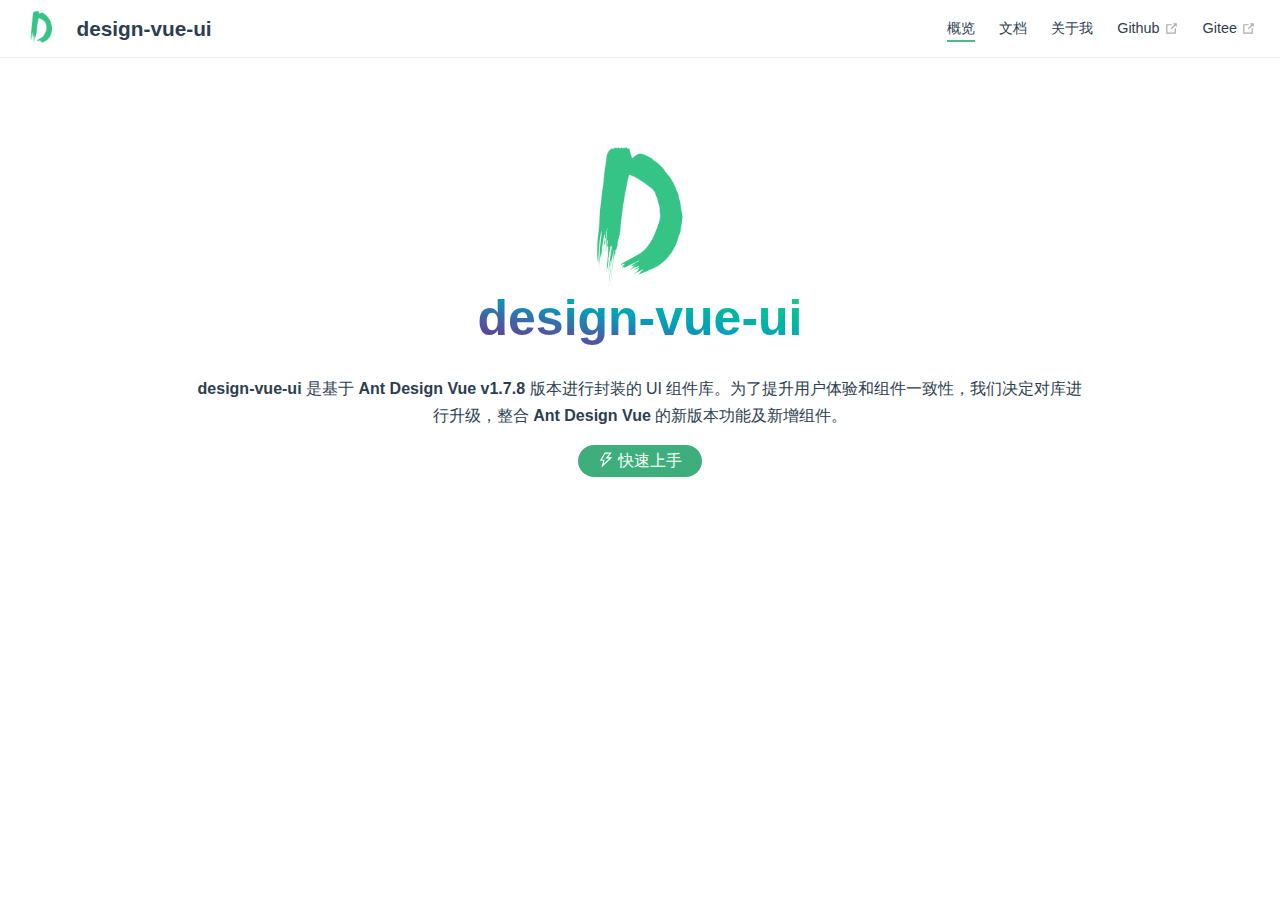
<file: index.html>
<!DOCTYPE html>
<html lang="en-US">
  <head>
    <meta charset="utf-8">
    <meta name="viewport" content="width=device-width,initial-scale=1">
    <title>design-vue-ui</title>
    <meta name="generator" content="VuePress 1.9.10">
    <link rel="icon" href="/d.png">
    <meta name="description" content="基于ant框架">
    <meta name="keywords" content="designVueUi,antdesignvue,design-vue-ui">
    
    <link rel="preload" href="/assets/css/0.styles.6893f938.css" as="style"><link rel="preload" href="/assets/js/app.b1693ac4.js" as="script"><link rel="preload" href="/assets/js/3.47e1ff83.js" as="script"><link rel="preload" href="/assets/js/2.34f58a02.js" as="script"><link rel="preload" href="/assets/js/73.83a47dcd.js" as="script"><link rel="preload" href="/assets/js/30.07603162.js" as="script"><link rel="prefetch" href="/assets/js/1.e3bc4242.js"><link rel="prefetch" href="/assets/js/11.bc011b31.js"><link rel="prefetch" href="/assets/js/12.43411cc9.js"><link rel="prefetch" href="/assets/js/13.936b6324.js"><link rel="prefetch" href="/assets/js/14.70af38ee.js"><link rel="prefetch" href="/assets/js/15.107d2342.js"><link rel="prefetch" href="/assets/js/16.8bfb101d.js"><link rel="prefetch" href="/assets/js/17.82c5f41a.js"><link rel="prefetch" href="/assets/js/18.114640aa.js"><link rel="prefetch" href="/assets/js/19.2f493858.js"><link rel="prefetch" href="/assets/js/20.00a23ae1.js"><link rel="prefetch" href="/assets/js/21.cc8247a2.js"><link rel="prefetch" href="/assets/js/22.bfd5f30c.js"><link rel="prefetch" href="/assets/js/23.99b22bf5.js"><link rel="prefetch" href="/assets/js/24.91064728.js"><link rel="prefetch" href="/assets/js/25.a4fa43f0.js"><link rel="prefetch" href="/assets/js/26.f80a54d1.js"><link rel="prefetch" href="/assets/js/27.ac8a46c3.js"><link rel="prefetch" href="/assets/js/28.49cbc333.js"><link rel="prefetch" href="/assets/js/29.b4c362ec.js"><link rel="prefetch" href="/assets/js/31.e22247af.js"><link rel="prefetch" href="/assets/js/32.8e1c18bb.js"><link rel="prefetch" href="/assets/js/33.c83b9090.js"><link rel="prefetch" href="/assets/js/34.041b6e8c.js"><link rel="prefetch" href="/assets/js/35.2634f8f5.js"><link rel="prefetch" href="/assets/js/36.005e0e60.js"><link rel="prefetch" href="/assets/js/37.2a788569.js"><link rel="prefetch" href="/assets/js/38.86773775.js"><link rel="prefetch" href="/assets/js/39.6cea051e.js"><link rel="prefetch" href="/assets/js/4.c07ecc9f.js"><link rel="prefetch" href="/assets/js/40.48419250.js"><link rel="prefetch" href="/assets/js/41.0542f241.js"><link rel="prefetch" href="/assets/js/42.02ced57c.js"><link rel="prefetch" href="/assets/js/43.c16e19dd.js"><link rel="prefetch" href="/assets/js/44.39423886.js"><link rel="prefetch" href="/assets/js/45.b310b28e.js"><link rel="prefetch" href="/assets/js/46.eba37505.js"><link rel="prefetch" href="/assets/js/47.c8c23852.js"><link rel="prefetch" href="/assets/js/48.72725c93.js"><link rel="prefetch" href="/assets/js/49.84c87acb.js"><link rel="prefetch" href="/assets/js/5.0d422e59.js"><link rel="prefetch" href="/assets/js/50.66751c5c.js"><link rel="prefetch" href="/assets/js/51.754b36b3.js"><link rel="prefetch" href="/assets/js/52.b3b871c7.js"><link rel="prefetch" href="/assets/js/53.e91beb3d.js"><link rel="prefetch" href="/assets/js/54.5f2cf708.js"><link rel="prefetch" href="/assets/js/55.5a28c54a.js"><link rel="prefetch" href="/assets/js/56.acad990d.js"><link rel="prefetch" href="/assets/js/57.7716b2de.js"><link rel="prefetch" href="/assets/js/58.9c661121.js"><link rel="prefetch" href="/assets/js/59.3835419a.js"><link rel="prefetch" href="/assets/js/6.ee525697.js"><link rel="prefetch" href="/assets/js/60.327953c5.js"><link rel="prefetch" href="/assets/js/61.005ffe9c.js"><link rel="prefetch" href="/assets/js/62.66d54093.js"><link rel="prefetch" href="/assets/js/63.d0620bd8.js"><link rel="prefetch" href="/assets/js/64.2017e28d.js"><link rel="prefetch" href="/assets/js/65.69e64169.js"><link rel="prefetch" href="/assets/js/66.58cf4afb.js"><link rel="prefetch" href="/assets/js/67.8f505856.js"><link rel="prefetch" href="/assets/js/68.20d5c13e.js"><link rel="prefetch" href="/assets/js/69.d91302b4.js"><link rel="prefetch" href="/assets/js/7.d372ff0d.js"><link rel="prefetch" href="/assets/js/70.955df2dc.js"><link rel="prefetch" href="/assets/js/71.7e6565dc.js"><link rel="prefetch" href="/assets/js/72.bd48fe3e.js"><link rel="prefetch" href="/assets/js/74.5a50587e.js"><link rel="prefetch" href="/assets/js/75.0aac6152.js"><link rel="prefetch" href="/assets/js/76.581e1c52.js"><link rel="prefetch" href="/assets/js/77.681408ea.js"><link rel="prefetch" href="/assets/js/78.e30e0d56.js"><link rel="prefetch" href="/assets/js/79.c3064032.js"><link rel="prefetch" href="/assets/js/8.45f2b140.js"><link rel="prefetch" href="/assets/js/80.690afe23.js"><link rel="prefetch" href="/assets/js/81.1856faf5.js"><link rel="prefetch" href="/assets/js/82.759935bc.js"><link rel="prefetch" href="/assets/js/83.5b682ce3.js"><link rel="prefetch" href="/assets/js/84.9a71a153.js"><link rel="prefetch" href="/assets/js/85.9da184b2.js"><link rel="prefetch" href="/assets/js/86.fd1557c8.js"><link rel="prefetch" href="/assets/js/vendors~docsearch.f1f572f6.js">
    <link rel="stylesheet" href="/assets/css/0.styles.6893f938.css">
  </head>
  <body>
    <div id="app" data-server-rendered="true"><div class="theme-container no-sidebar"><header class="navbar"><div class="sidebar-button"><svg xmlns="http://www.w3.org/2000/svg" aria-hidden="true" role="img" viewBox="0 0 448 512" class="icon"><path fill="currentColor" d="M436 124H12c-6.627 0-12-5.373-12-12V80c0-6.627 5.373-12 12-12h424c6.627 0 12 5.373 12 12v32c0 6.627-5.373 12-12 12zm0 160H12c-6.627 0-12-5.373-12-12v-32c0-6.627 5.373-12 12-12h424c6.627 0 12 5.373 12 12v32c0 6.627-5.373 12-12 12zm0 160H12c-6.627 0-12-5.373-12-12v-32c0-6.627 5.373-12 12-12h424c6.627 0 12 5.373 12 12v32c0 6.627-5.373 12-12 12z"></path></svg></div> <a href="/" aria-current="page" class="home-link router-link-exact-active router-link-active"><img src="/d.png" alt="design-vue-ui" class="logo"> <span class="site-name can-hide">design-vue-ui</span></a> <div class="links"><!----> <nav class="nav-links can-hide"><div class="nav-item"><a href="/" aria-current="page" class="nav-link router-link-exact-active router-link-active">
  概览
</a></div><div class="nav-item"><a href="/design/" class="nav-link">
  文档
</a></div><div class="nav-item"><a href="/aboutMe.html" class="nav-link">
  关于我
</a></div><div class="nav-item"><a href="https://github.com/zhuzi001/design-vue-ui.git" target="_blank" rel="noopener noreferrer" class="nav-link external">
  Github
  <span><svg xmlns="http://www.w3.org/2000/svg" aria-hidden="true" focusable="false" x="0px" y="0px" viewBox="0 0 100 100" width="15" height="15" class="icon outbound"><path fill="currentColor" d="M18.8,85.1h56l0,0c2.2,0,4-1.8,4-4v-32h-8v28h-48v-48h28v-8h-32l0,0c-2.2,0-4,1.8-4,4v56C14.8,83.3,16.6,85.1,18.8,85.1z"></path> <polygon fill="currentColor" points="45.7,48.7 51.3,54.3 77.2,28.5 77.2,37.2 85.2,37.2 85.2,14.9 62.8,14.9 62.8,22.9 71.5,22.9"></polygon></svg> <span class="sr-only">(opens new window)</span></span></a></div><div class="nav-item"><a href="https://gitee.com/zhu_xin/design-vue-ui.git" target="_blank" rel="noopener noreferrer" class="nav-link external">
  Gitee
  <span><svg xmlns="http://www.w3.org/2000/svg" aria-hidden="true" focusable="false" x="0px" y="0px" viewBox="0 0 100 100" width="15" height="15" class="icon outbound"><path fill="currentColor" d="M18.8,85.1h56l0,0c2.2,0,4-1.8,4-4v-32h-8v28h-48v-48h28v-8h-32l0,0c-2.2,0-4,1.8-4,4v56C14.8,83.3,16.6,85.1,18.8,85.1z"></path> <polygon fill="currentColor" points="45.7,48.7 51.3,54.3 77.2,28.5 77.2,37.2 85.2,37.2 85.2,14.9 62.8,14.9 62.8,22.9 71.5,22.9"></polygon></svg> <span class="sr-only">(opens new window)</span></span></a></div> <!----></nav></div></header> <div class="sidebar-mask"></div> <aside class="sidebar"><nav class="nav-links"><div class="nav-item"><a href="/" aria-current="page" class="nav-link router-link-exact-active router-link-active">
  概览
</a></div><div class="nav-item"><a href="/design/" class="nav-link">
  文档
</a></div><div class="nav-item"><a href="/aboutMe.html" class="nav-link">
  关于我
</a></div><div class="nav-item"><a href="https://github.com/zhuzi001/design-vue-ui.git" target="_blank" rel="noopener noreferrer" class="nav-link external">
  Github
  <span><svg xmlns="http://www.w3.org/2000/svg" aria-hidden="true" focusable="false" x="0px" y="0px" viewBox="0 0 100 100" width="15" height="15" class="icon outbound"><path fill="currentColor" d="M18.8,85.1h56l0,0c2.2,0,4-1.8,4-4v-32h-8v28h-48v-48h28v-8h-32l0,0c-2.2,0-4,1.8-4,4v56C14.8,83.3,16.6,85.1,18.8,85.1z"></path> <polygon fill="currentColor" points="45.7,48.7 51.3,54.3 77.2,28.5 77.2,37.2 85.2,37.2 85.2,14.9 62.8,14.9 62.8,22.9 71.5,22.9"></polygon></svg> <span class="sr-only">(opens new window)</span></span></a></div><div class="nav-item"><a href="https://gitee.com/zhu_xin/design-vue-ui.git" target="_blank" rel="noopener noreferrer" class="nav-link external">
  Gitee
  <span><svg xmlns="http://www.w3.org/2000/svg" aria-hidden="true" focusable="false" x="0px" y="0px" viewBox="0 0 100 100" width="15" height="15" class="icon outbound"><path fill="currentColor" d="M18.8,85.1h56l0,0c2.2,0,4-1.8,4-4v-32h-8v28h-48v-48h28v-8h-32l0,0c-2.2,0-4,1.8-4,4v56C14.8,83.3,16.6,85.1,18.8,85.1z"></path> <polygon fill="currentColor" points="45.7,48.7 51.3,54.3 77.2,28.5 77.2,37.2 85.2,37.2 85.2,14.9 62.8,14.9 62.8,22.9 71.5,22.9"></polygon></svg> <span class="sr-only">(opens new window)</span></span></a></div> <!----></nav>  <!----> </aside> <main class="page"> <div class="theme-default-content content__default"><div class="home" data-v-336fad08><img src="/d.png" alt="foo" style="margin: auto; width: 140px" data-v-336fad08> <h1 class="name" data-v-336fad08><span class="clip" data-v-336fad08>design-vue-ui</span></h1> <p class="desc" data-v-336fad08><span data-v-336fad08>design-vue-ui</span> 是基于
    <span data-v-336fad08>Ant Design Vue v1.7.8</span> 版本进行封装的 UI
    组件库。为了提升用户体验和组件一致性，我们决定对库进行升级，整合
    <span data-v-336fad08>Ant Design Vue</span> 的新版本功能及新增组件。
  </p> <a href="/design/" data-v-336fad08><div class="btn" data-v-336fad08><a-icon type="thunderbolt" data-v-336fad08></a-icon>
      快速上手
    </div></a></div></div> <footer class="page-edit"><!----> <!----></footer> <!----> </main></div><div class="global-ui"></div></div>
    <script src="/assets/js/app.b1693ac4.js" defer></script><script src="/assets/js/3.47e1ff83.js" defer></script><script src="/assets/js/2.34f58a02.js" defer></script><script src="/assets/js/73.83a47dcd.js" defer></script><script src="/assets/js/30.07603162.js" defer></script>
  </body>
</html>
</file>
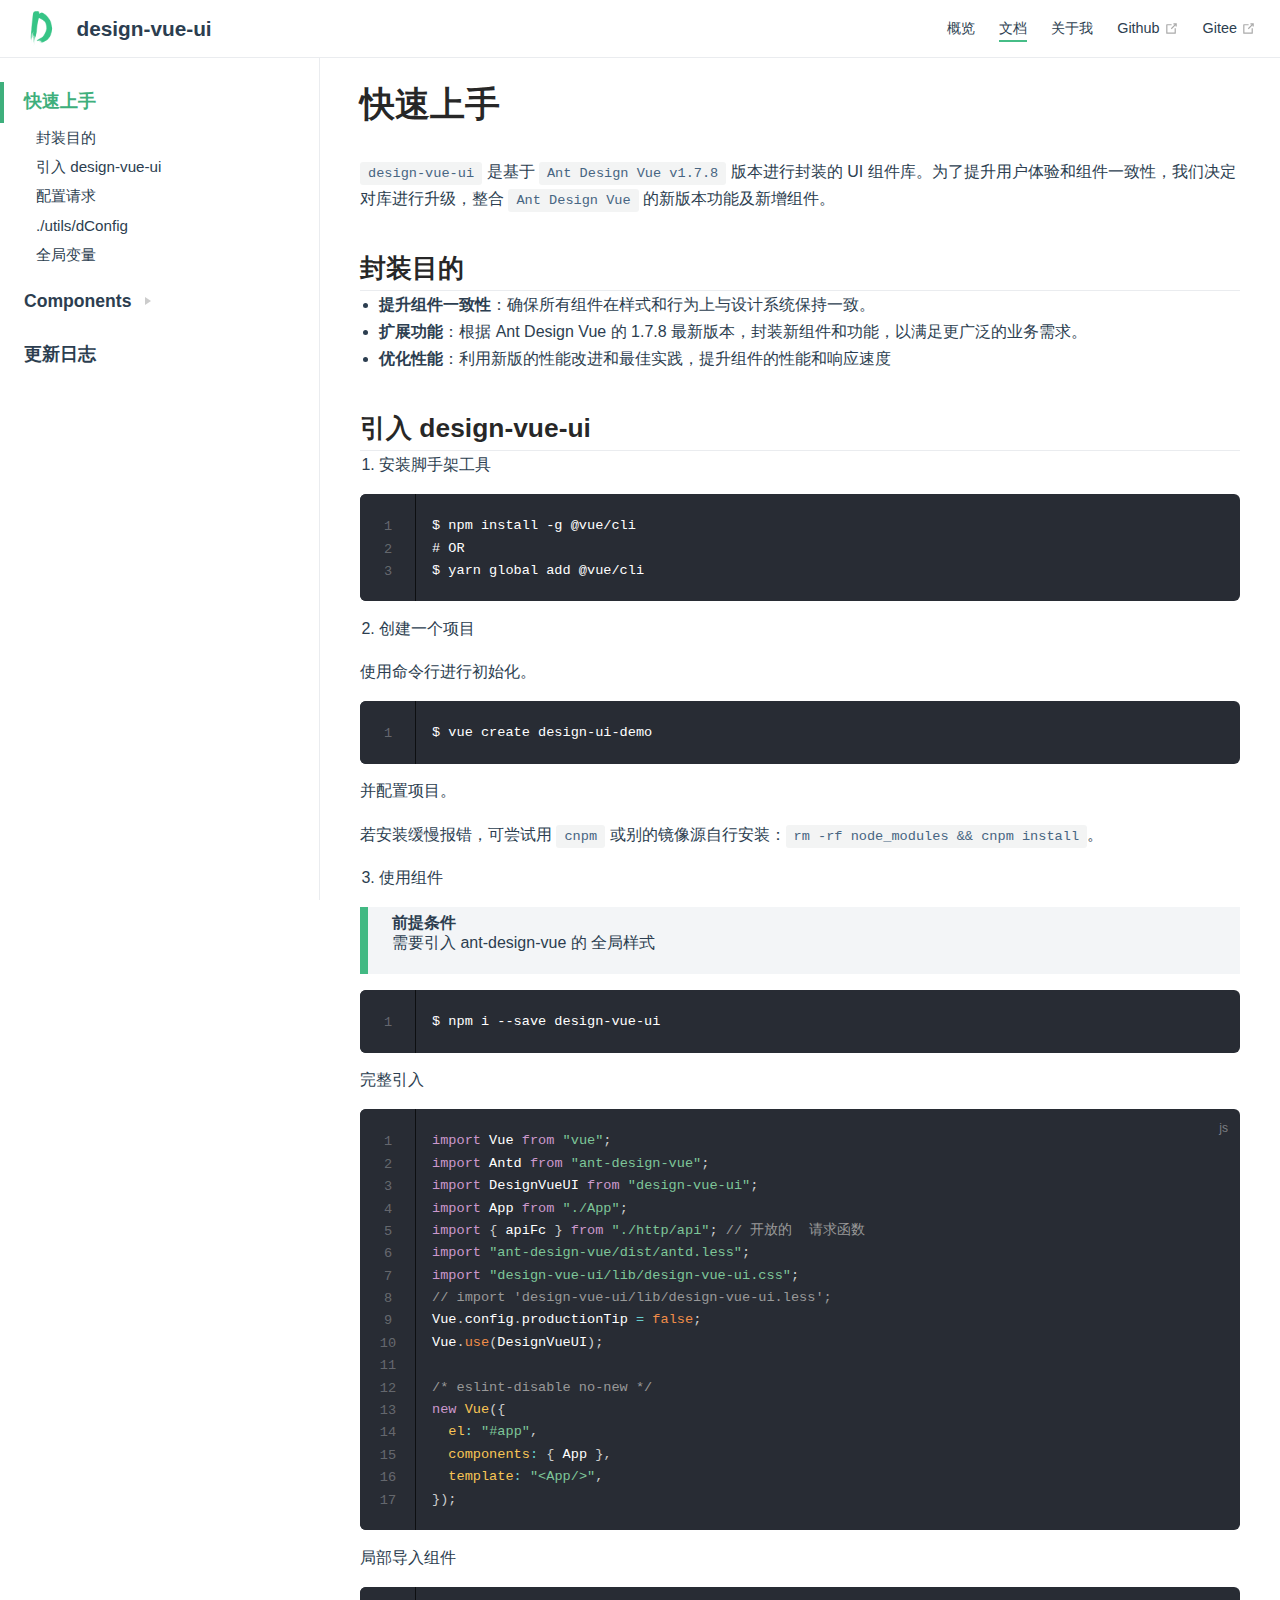
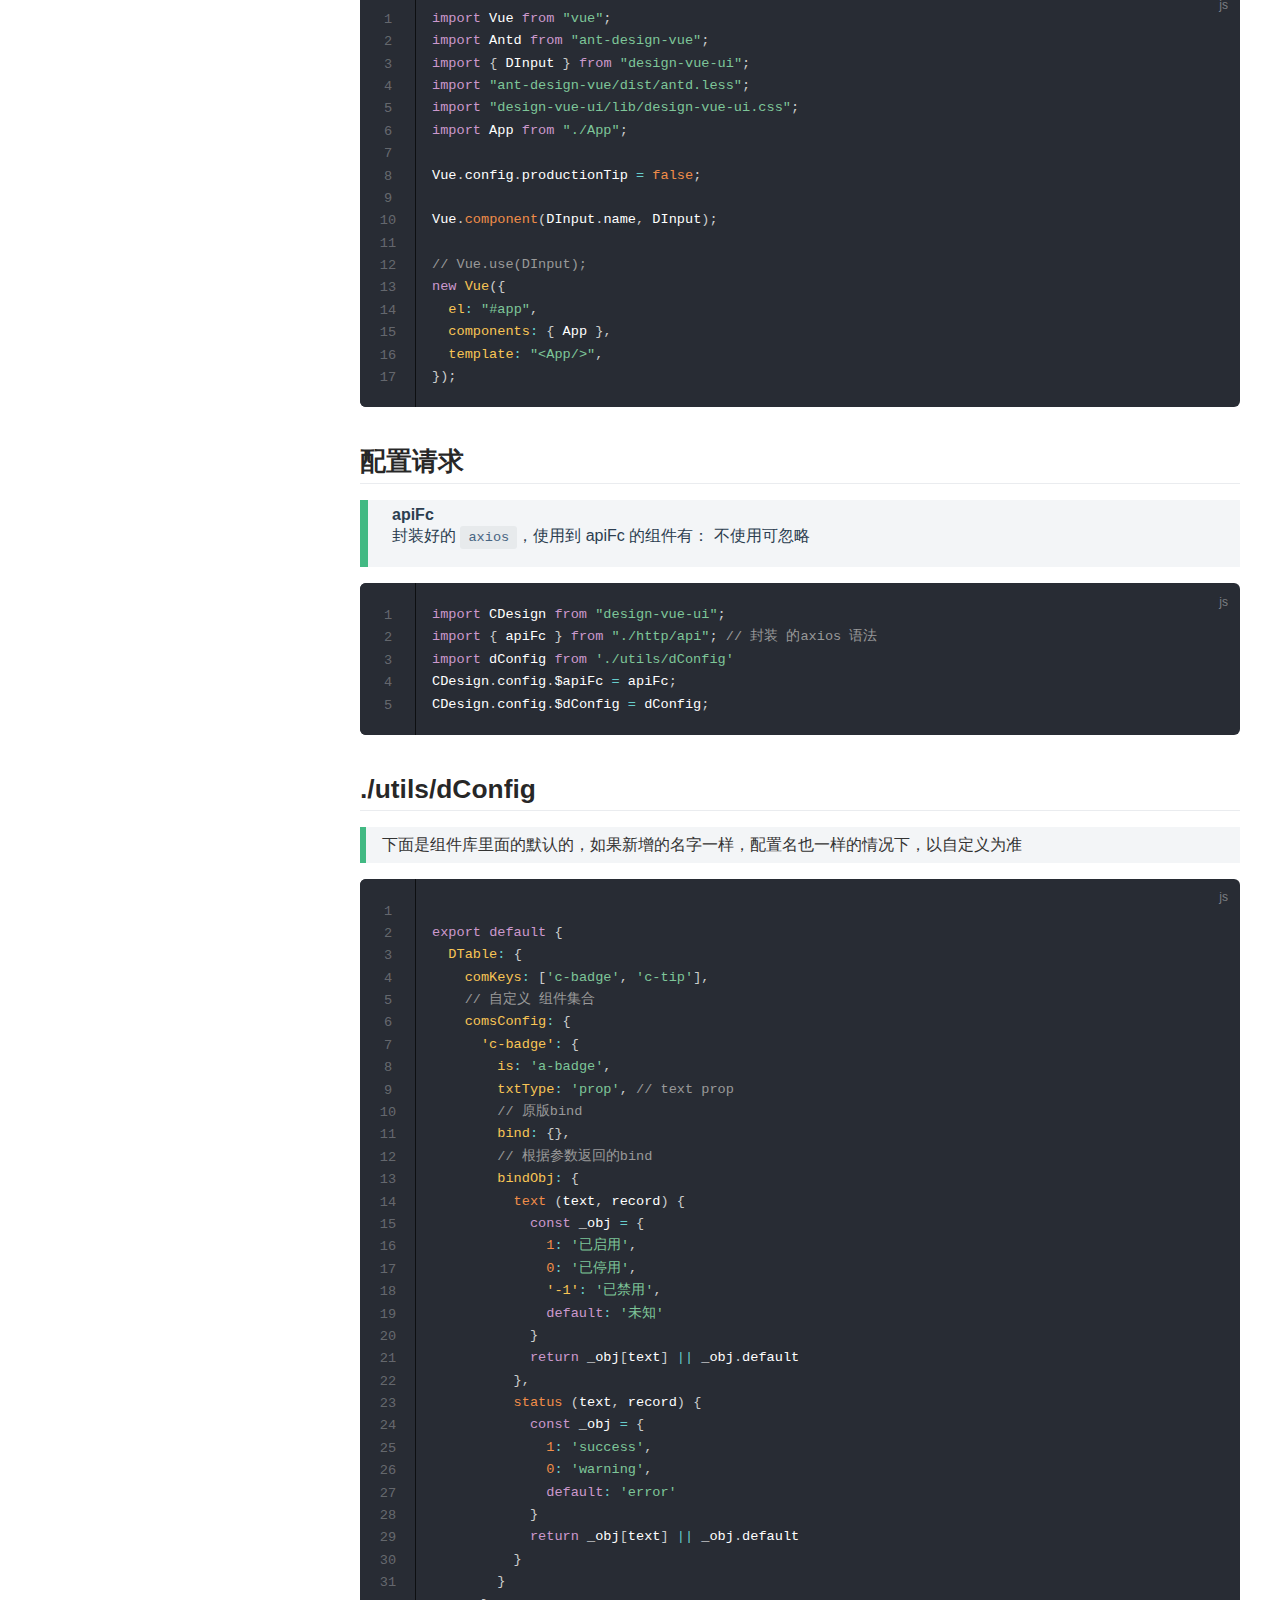
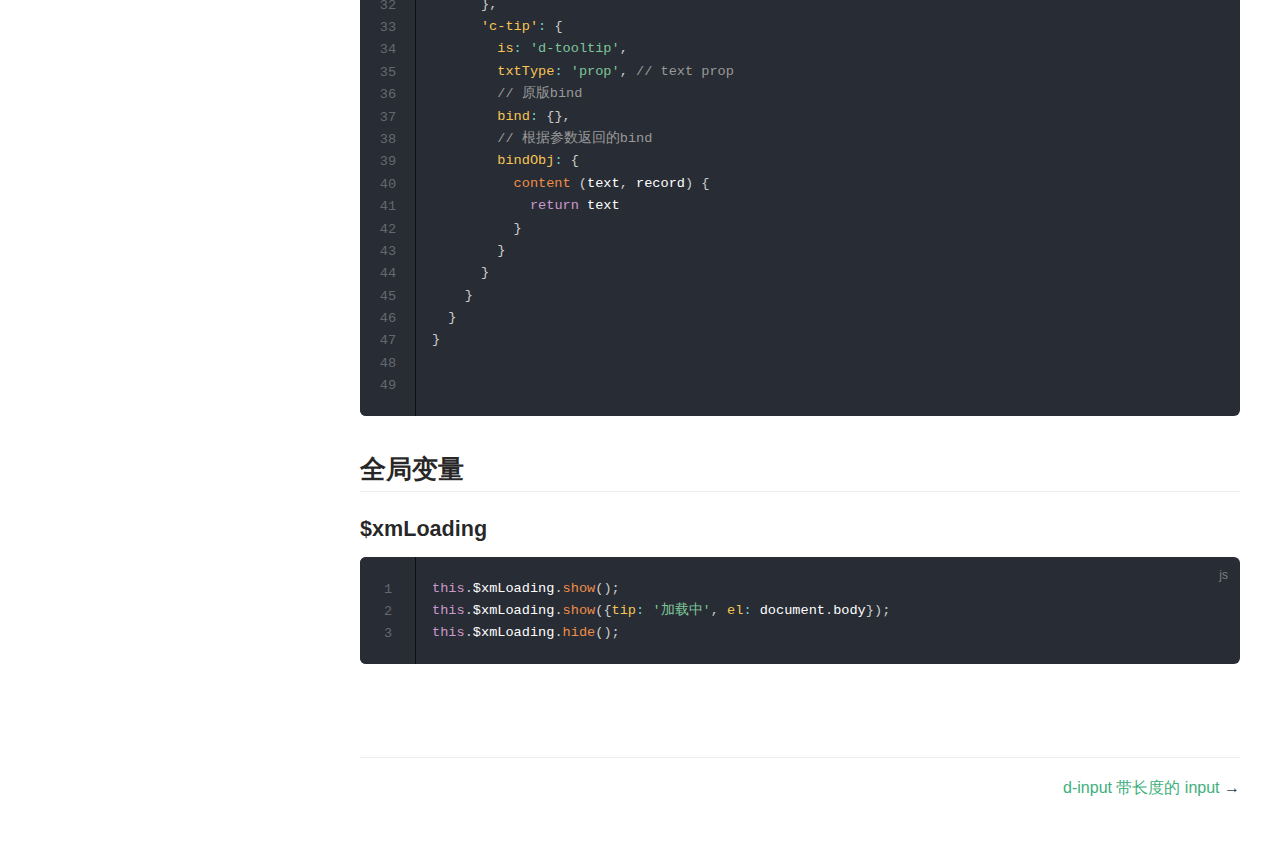
<file: design/index.html>
<!DOCTYPE html>
<html lang="en-US">
  <head>
    <meta charset="utf-8">
    <meta name="viewport" content="width=device-width,initial-scale=1">
    <title>快速上手 | design-vue-ui</title>
    <meta name="generator" content="VuePress 1.9.10">
    <link rel="icon" href="/d.png">
    <meta name="description" content="基于ant框架">
    <meta name="keywords" content="designVueUi,antdesignvue,design-vue-ui">
    
    <link rel="preload" href="/assets/css/0.styles.6893f938.css" as="style"><link rel="preload" href="/assets/js/app.b1693ac4.js" as="script"><link rel="preload" href="/assets/js/3.47e1ff83.js" as="script"><link rel="preload" href="/assets/js/2.34f58a02.js" as="script"><link rel="preload" href="/assets/js/76.581e1c52.js" as="script"><link rel="prefetch" href="/assets/js/1.e3bc4242.js"><link rel="prefetch" href="/assets/js/11.bc011b31.js"><link rel="prefetch" href="/assets/js/12.43411cc9.js"><link rel="prefetch" href="/assets/js/13.936b6324.js"><link rel="prefetch" href="/assets/js/14.70af38ee.js"><link rel="prefetch" href="/assets/js/15.107d2342.js"><link rel="prefetch" href="/assets/js/16.8bfb101d.js"><link rel="prefetch" href="/assets/js/17.82c5f41a.js"><link rel="prefetch" href="/assets/js/18.114640aa.js"><link rel="prefetch" href="/assets/js/19.2f493858.js"><link rel="prefetch" href="/assets/js/20.00a23ae1.js"><link rel="prefetch" href="/assets/js/21.cc8247a2.js"><link rel="prefetch" href="/assets/js/22.bfd5f30c.js"><link rel="prefetch" href="/assets/js/23.99b22bf5.js"><link rel="prefetch" href="/assets/js/24.91064728.js"><link rel="prefetch" href="/assets/js/25.a4fa43f0.js"><link rel="prefetch" href="/assets/js/26.f80a54d1.js"><link rel="prefetch" href="/assets/js/27.ac8a46c3.js"><link rel="prefetch" href="/assets/js/28.49cbc333.js"><link rel="prefetch" href="/assets/js/29.b4c362ec.js"><link rel="prefetch" href="/assets/js/30.07603162.js"><link rel="prefetch" href="/assets/js/31.e22247af.js"><link rel="prefetch" href="/assets/js/32.8e1c18bb.js"><link rel="prefetch" href="/assets/js/33.c83b9090.js"><link rel="prefetch" href="/assets/js/34.041b6e8c.js"><link rel="prefetch" href="/assets/js/35.2634f8f5.js"><link rel="prefetch" href="/assets/js/36.005e0e60.js"><link rel="prefetch" href="/assets/js/37.2a788569.js"><link rel="prefetch" href="/assets/js/38.86773775.js"><link rel="prefetch" href="/assets/js/39.6cea051e.js"><link rel="prefetch" href="/assets/js/4.c07ecc9f.js"><link rel="prefetch" href="/assets/js/40.48419250.js"><link rel="prefetch" href="/assets/js/41.0542f241.js"><link rel="prefetch" href="/assets/js/42.02ced57c.js"><link rel="prefetch" href="/assets/js/43.c16e19dd.js"><link rel="prefetch" href="/assets/js/44.39423886.js"><link rel="prefetch" href="/assets/js/45.b310b28e.js"><link rel="prefetch" href="/assets/js/46.eba37505.js"><link rel="prefetch" href="/assets/js/47.c8c23852.js"><link rel="prefetch" href="/assets/js/48.72725c93.js"><link rel="prefetch" href="/assets/js/49.84c87acb.js"><link rel="prefetch" href="/assets/js/5.0d422e59.js"><link rel="prefetch" href="/assets/js/50.66751c5c.js"><link rel="prefetch" href="/assets/js/51.754b36b3.js"><link rel="prefetch" href="/assets/js/52.b3b871c7.js"><link rel="prefetch" href="/assets/js/53.e91beb3d.js"><link rel="prefetch" href="/assets/js/54.5f2cf708.js"><link rel="prefetch" href="/assets/js/55.5a28c54a.js"><link rel="prefetch" href="/assets/js/56.acad990d.js"><link rel="prefetch" href="/assets/js/57.7716b2de.js"><link rel="prefetch" href="/assets/js/58.9c661121.js"><link rel="prefetch" href="/assets/js/59.3835419a.js"><link rel="prefetch" href="/assets/js/6.ee525697.js"><link rel="prefetch" href="/assets/js/60.327953c5.js"><link rel="prefetch" href="/assets/js/61.005ffe9c.js"><link rel="prefetch" href="/assets/js/62.66d54093.js"><link rel="prefetch" href="/assets/js/63.d0620bd8.js"><link rel="prefetch" href="/assets/js/64.2017e28d.js"><link rel="prefetch" href="/assets/js/65.69e64169.js"><link rel="prefetch" href="/assets/js/66.58cf4afb.js"><link rel="prefetch" href="/assets/js/67.8f505856.js"><link rel="prefetch" href="/assets/js/68.20d5c13e.js"><link rel="prefetch" href="/assets/js/69.d91302b4.js"><link rel="prefetch" href="/assets/js/7.d372ff0d.js"><link rel="prefetch" href="/assets/js/70.955df2dc.js"><link rel="prefetch" href="/assets/js/71.7e6565dc.js"><link rel="prefetch" href="/assets/js/72.bd48fe3e.js"><link rel="prefetch" href="/assets/js/73.83a47dcd.js"><link rel="prefetch" href="/assets/js/74.5a50587e.js"><link rel="prefetch" href="/assets/js/75.0aac6152.js"><link rel="prefetch" href="/assets/js/77.681408ea.js"><link rel="prefetch" href="/assets/js/78.e30e0d56.js"><link rel="prefetch" href="/assets/js/79.c3064032.js"><link rel="prefetch" href="/assets/js/8.45f2b140.js"><link rel="prefetch" href="/assets/js/80.690afe23.js"><link rel="prefetch" href="/assets/js/81.1856faf5.js"><link rel="prefetch" href="/assets/js/82.759935bc.js"><link rel="prefetch" href="/assets/js/83.5b682ce3.js"><link rel="prefetch" href="/assets/js/84.9a71a153.js"><link rel="prefetch" href="/assets/js/85.9da184b2.js"><link rel="prefetch" href="/assets/js/86.fd1557c8.js"><link rel="prefetch" href="/assets/js/vendors~docsearch.f1f572f6.js">
    <link rel="stylesheet" href="/assets/css/0.styles.6893f938.css">
  </head>
  <body>
    <div id="app" data-server-rendered="true"><div class="theme-container"><header class="navbar"><div class="sidebar-button"><svg xmlns="http://www.w3.org/2000/svg" aria-hidden="true" role="img" viewBox="0 0 448 512" class="icon"><path fill="currentColor" d="M436 124H12c-6.627 0-12-5.373-12-12V80c0-6.627 5.373-12 12-12h424c6.627 0 12 5.373 12 12v32c0 6.627-5.373 12-12 12zm0 160H12c-6.627 0-12-5.373-12-12v-32c0-6.627 5.373-12 12-12h424c6.627 0 12 5.373 12 12v32c0 6.627-5.373 12-12 12zm0 160H12c-6.627 0-12-5.373-12-12v-32c0-6.627 5.373-12 12-12h424c6.627 0 12 5.373 12 12v32c0 6.627-5.373 12-12 12z"></path></svg></div> <a href="/" class="home-link router-link-active"><img src="/d.png" alt="design-vue-ui" class="logo"> <span class="site-name can-hide">design-vue-ui</span></a> <div class="links"><!----> <nav class="nav-links can-hide"><div class="nav-item"><a href="/" class="nav-link">
  概览
</a></div><div class="nav-item"><a href="/design/" aria-current="page" class="nav-link router-link-exact-active router-link-active">
  文档
</a></div><div class="nav-item"><a href="/aboutMe.html" class="nav-link">
  关于我
</a></div><div class="nav-item"><a href="https://github.com/zhuzi001/design-vue-ui.git" target="_blank" rel="noopener noreferrer" class="nav-link external">
  Github
  <span><svg xmlns="http://www.w3.org/2000/svg" aria-hidden="true" focusable="false" x="0px" y="0px" viewBox="0 0 100 100" width="15" height="15" class="icon outbound"><path fill="currentColor" d="M18.8,85.1h56l0,0c2.2,0,4-1.8,4-4v-32h-8v28h-48v-48h28v-8h-32l0,0c-2.2,0-4,1.8-4,4v56C14.8,83.3,16.6,85.1,18.8,85.1z"></path> <polygon fill="currentColor" points="45.7,48.7 51.3,54.3 77.2,28.5 77.2,37.2 85.2,37.2 85.2,14.9 62.8,14.9 62.8,22.9 71.5,22.9"></polygon></svg> <span class="sr-only">(opens new window)</span></span></a></div><div class="nav-item"><a href="https://gitee.com/zhu_xin/design-vue-ui.git" target="_blank" rel="noopener noreferrer" class="nav-link external">
  Gitee
  <span><svg xmlns="http://www.w3.org/2000/svg" aria-hidden="true" focusable="false" x="0px" y="0px" viewBox="0 0 100 100" width="15" height="15" class="icon outbound"><path fill="currentColor" d="M18.8,85.1h56l0,0c2.2,0,4-1.8,4-4v-32h-8v28h-48v-48h28v-8h-32l0,0c-2.2,0-4,1.8-4,4v56C14.8,83.3,16.6,85.1,18.8,85.1z"></path> <polygon fill="currentColor" points="45.7,48.7 51.3,54.3 77.2,28.5 77.2,37.2 85.2,37.2 85.2,14.9 62.8,14.9 62.8,22.9 71.5,22.9"></polygon></svg> <span class="sr-only">(opens new window)</span></span></a></div> <!----></nav></div></header> <div class="sidebar-mask"></div> <aside class="sidebar"><nav class="nav-links"><div class="nav-item"><a href="/" class="nav-link">
  概览
</a></div><div class="nav-item"><a href="/design/" aria-current="page" class="nav-link router-link-exact-active router-link-active">
  文档
</a></div><div class="nav-item"><a href="/aboutMe.html" class="nav-link">
  关于我
</a></div><div class="nav-item"><a href="https://github.com/zhuzi001/design-vue-ui.git" target="_blank" rel="noopener noreferrer" class="nav-link external">
  Github
  <span><svg xmlns="http://www.w3.org/2000/svg" aria-hidden="true" focusable="false" x="0px" y="0px" viewBox="0 0 100 100" width="15" height="15" class="icon outbound"><path fill="currentColor" d="M18.8,85.1h56l0,0c2.2,0,4-1.8,4-4v-32h-8v28h-48v-48h28v-8h-32l0,0c-2.2,0-4,1.8-4,4v56C14.8,83.3,16.6,85.1,18.8,85.1z"></path> <polygon fill="currentColor" points="45.7,48.7 51.3,54.3 77.2,28.5 77.2,37.2 85.2,37.2 85.2,14.9 62.8,14.9 62.8,22.9 71.5,22.9"></polygon></svg> <span class="sr-only">(opens new window)</span></span></a></div><div class="nav-item"><a href="https://gitee.com/zhu_xin/design-vue-ui.git" target="_blank" rel="noopener noreferrer" class="nav-link external">
  Gitee
  <span><svg xmlns="http://www.w3.org/2000/svg" aria-hidden="true" focusable="false" x="0px" y="0px" viewBox="0 0 100 100" width="15" height="15" class="icon outbound"><path fill="currentColor" d="M18.8,85.1h56l0,0c2.2,0,4-1.8,4-4v-32h-8v28h-48v-48h28v-8h-32l0,0c-2.2,0-4,1.8-4,4v56C14.8,83.3,16.6,85.1,18.8,85.1z"></path> <polygon fill="currentColor" points="45.7,48.7 51.3,54.3 77.2,28.5 77.2,37.2 85.2,37.2 85.2,14.9 62.8,14.9 62.8,22.9 71.5,22.9"></polygon></svg> <span class="sr-only">(opens new window)</span></span></a></div> <!----></nav>  <ul class="sidebar-links"><li><a href="/design/" aria-current="page" class="active sidebar-link">快速上手</a><ul class="sidebar-sub-headers"><li class="sidebar-sub-header"><a href="/design/#封装目的" class="sidebar-link">封装目的</a></li><li class="sidebar-sub-header"><a href="/design/#引入-design-vue-ui" class="sidebar-link">引入 design-vue-ui</a></li><li class="sidebar-sub-header"><a href="/design/#配置请求" class="sidebar-link">配置请求</a></li><li class="sidebar-sub-header"><a href="/design/#utils-dconfig" class="sidebar-link">./utils/dConfig</a></li><li class="sidebar-sub-header"><a href="/design/#全局变量" class="sidebar-link">全局变量</a></li></ul></li><li><section class="sidebar-group collapsable depth-0"><p class="sidebar-heading"><span>Components</span> <span class="arrow right"></span></p> <!----></section></li><li><a href="/design/update.html" class="sidebar-link">更新日志</a></li></ul> </aside> <main class="page"> <div class="theme-default-content content__default"><h1 id="快速上手"><a href="#快速上手" class="header-anchor">#</a> 快速上手</h1> <p><code>design-vue-ui</code> 是基于 <code>Ant Design Vue v1.7.8</code> 版本进行封装的 UI 组件库。为了提升用户体验和组件一致性，我们决定对库进行升级，整合 <code>Ant Design Vue</code> 的新版本功能及新增组件。</p> <h2 id="封装目的"><a href="#封装目的" class="header-anchor">#</a> 封装目的</h2> <ul><li><strong>提升组件一致性</strong>：确保所有组件在样式和行为上与设计系统保持一致。</li> <li><strong>扩展功能</strong>：根据 Ant Design Vue 的 1.7.8 最新版本，封装新组件和功能，以满足更广泛的业务需求。</li> <li><strong>优化性能</strong>：利用新版的性能改进和最佳实践，提升组件的性能和响应速度</li></ul> <h2 id="引入-design-vue-ui"><a href="#引入-design-vue-ui" class="header-anchor">#</a> 引入 design-vue-ui</h2> <ol><li>安装脚手架工具</li></ol> <div class="language- line-numbers-mode"><pre class="language-text"><code>$ npm install -g @vue/cli
# OR
$ yarn global add @vue/cli
</code></pre> <div class="line-numbers-wrapper"><span class="line-number">1</span><br><span class="line-number">2</span><br><span class="line-number">3</span><br></div></div><ol start="2"><li>创建一个项目</li></ol> <p>使用命令行进行初始化。</p> <div class="language- line-numbers-mode"><pre class="language-text"><code>$ vue create design-ui-demo
</code></pre> <div class="line-numbers-wrapper"><span class="line-number">1</span><br></div></div><p>并配置项目。</p> <p>若安装缓慢报错，可尝试用 <code>cnpm</code> 或别的镜像源自行安装：<code>rm -rf node_modules &amp;&amp; cnpm install</code>。</p> <ol start="3"><li>使用组件</li></ol> <div class="custom-block tip"><p class="custom-block-title">前提条件</p> <p>需要引入 ant-design-vue 的 全局样式</p></div> <div class="language- line-numbers-mode"><pre class="language-text"><code>$ npm i --save design-vue-ui
</code></pre> <div class="line-numbers-wrapper"><span class="line-number">1</span><br></div></div><p>完整引入</p> <div class="language-js line-numbers-mode"><pre class="language-js"><code><span class="token keyword">import</span> Vue <span class="token keyword">from</span> <span class="token string">&quot;vue&quot;</span><span class="token punctuation">;</span>
<span class="token keyword">import</span> Antd <span class="token keyword">from</span> <span class="token string">&quot;ant-design-vue&quot;</span><span class="token punctuation">;</span>
<span class="token keyword">import</span> DesignVueUI <span class="token keyword">from</span> <span class="token string">&quot;design-vue-ui&quot;</span><span class="token punctuation">;</span>
<span class="token keyword">import</span> App <span class="token keyword">from</span> <span class="token string">&quot;./App&quot;</span><span class="token punctuation">;</span>
<span class="token keyword">import</span> <span class="token punctuation">{</span> apiFc <span class="token punctuation">}</span> <span class="token keyword">from</span> <span class="token string">&quot;./http/api&quot;</span><span class="token punctuation">;</span> <span class="token comment">// 开放的  请求函数</span>
<span class="token keyword">import</span> <span class="token string">&quot;ant-design-vue/dist/antd.less&quot;</span><span class="token punctuation">;</span>
<span class="token keyword">import</span> <span class="token string">&quot;design-vue-ui/lib/design-vue-ui.css&quot;</span><span class="token punctuation">;</span>
<span class="token comment">// import 'design-vue-ui/lib/design-vue-ui.less';</span>
Vue<span class="token punctuation">.</span>config<span class="token punctuation">.</span>productionTip <span class="token operator">=</span> <span class="token boolean">false</span><span class="token punctuation">;</span>
Vue<span class="token punctuation">.</span><span class="token function">use</span><span class="token punctuation">(</span>DesignVueUI<span class="token punctuation">)</span><span class="token punctuation">;</span>

<span class="token comment">/* eslint-disable no-new */</span>
<span class="token keyword">new</span> <span class="token class-name">Vue</span><span class="token punctuation">(</span><span class="token punctuation">{</span>
  <span class="token literal-property property">el</span><span class="token operator">:</span> <span class="token string">&quot;#app&quot;</span><span class="token punctuation">,</span>
  <span class="token literal-property property">components</span><span class="token operator">:</span> <span class="token punctuation">{</span> App <span class="token punctuation">}</span><span class="token punctuation">,</span>
  <span class="token literal-property property">template</span><span class="token operator">:</span> <span class="token string">&quot;&lt;App/&gt;&quot;</span><span class="token punctuation">,</span>
<span class="token punctuation">}</span><span class="token punctuation">)</span><span class="token punctuation">;</span>
</code></pre> <div class="line-numbers-wrapper"><span class="line-number">1</span><br><span class="line-number">2</span><br><span class="line-number">3</span><br><span class="line-number">4</span><br><span class="line-number">5</span><br><span class="line-number">6</span><br><span class="line-number">7</span><br><span class="line-number">8</span><br><span class="line-number">9</span><br><span class="line-number">10</span><br><span class="line-number">11</span><br><span class="line-number">12</span><br><span class="line-number">13</span><br><span class="line-number">14</span><br><span class="line-number">15</span><br><span class="line-number">16</span><br><span class="line-number">17</span><br></div></div><p>局部导入组件</p> <div class="language-js line-numbers-mode"><pre class="language-js"><code><span class="token keyword">import</span> Vue <span class="token keyword">from</span> <span class="token string">&quot;vue&quot;</span><span class="token punctuation">;</span>
<span class="token keyword">import</span> Antd <span class="token keyword">from</span> <span class="token string">&quot;ant-design-vue&quot;</span><span class="token punctuation">;</span>
<span class="token keyword">import</span> <span class="token punctuation">{</span> DInput <span class="token punctuation">}</span> <span class="token keyword">from</span> <span class="token string">&quot;design-vue-ui&quot;</span><span class="token punctuation">;</span>
<span class="token keyword">import</span> <span class="token string">&quot;ant-design-vue/dist/antd.less&quot;</span><span class="token punctuation">;</span>
<span class="token keyword">import</span> <span class="token string">&quot;design-vue-ui/lib/design-vue-ui.css&quot;</span><span class="token punctuation">;</span>
<span class="token keyword">import</span> App <span class="token keyword">from</span> <span class="token string">&quot;./App&quot;</span><span class="token punctuation">;</span>

Vue<span class="token punctuation">.</span>config<span class="token punctuation">.</span>productionTip <span class="token operator">=</span> <span class="token boolean">false</span><span class="token punctuation">;</span>

Vue<span class="token punctuation">.</span><span class="token function">component</span><span class="token punctuation">(</span>DInput<span class="token punctuation">.</span>name<span class="token punctuation">,</span> DInput<span class="token punctuation">)</span><span class="token punctuation">;</span>

<span class="token comment">// Vue.use(DInput);</span>
<span class="token keyword">new</span> <span class="token class-name">Vue</span><span class="token punctuation">(</span><span class="token punctuation">{</span>
  <span class="token literal-property property">el</span><span class="token operator">:</span> <span class="token string">&quot;#app&quot;</span><span class="token punctuation">,</span>
  <span class="token literal-property property">components</span><span class="token operator">:</span> <span class="token punctuation">{</span> App <span class="token punctuation">}</span><span class="token punctuation">,</span>
  <span class="token literal-property property">template</span><span class="token operator">:</span> <span class="token string">&quot;&lt;App/&gt;&quot;</span><span class="token punctuation">,</span>
<span class="token punctuation">}</span><span class="token punctuation">)</span><span class="token punctuation">;</span>
</code></pre> <div class="line-numbers-wrapper"><span class="line-number">1</span><br><span class="line-number">2</span><br><span class="line-number">3</span><br><span class="line-number">4</span><br><span class="line-number">5</span><br><span class="line-number">6</span><br><span class="line-number">7</span><br><span class="line-number">8</span><br><span class="line-number">9</span><br><span class="line-number">10</span><br><span class="line-number">11</span><br><span class="line-number">12</span><br><span class="line-number">13</span><br><span class="line-number">14</span><br><span class="line-number">15</span><br><span class="line-number">16</span><br><span class="line-number">17</span><br></div></div><h2 id="配置请求"><a href="#配置请求" class="header-anchor">#</a> 配置请求</h2> <div class="custom-block tip"><p class="custom-block-title">apiFc</p> <p>封装好的 <code>axios</code>，使用到 apiFc 的组件有：
不使用可忽略</p></div> <div class="language-js line-numbers-mode"><pre class="language-js"><code><span class="token keyword">import</span> CDesign <span class="token keyword">from</span> <span class="token string">&quot;design-vue-ui&quot;</span><span class="token punctuation">;</span>
<span class="token keyword">import</span> <span class="token punctuation">{</span> apiFc <span class="token punctuation">}</span> <span class="token keyword">from</span> <span class="token string">&quot;./http/api&quot;</span><span class="token punctuation">;</span> <span class="token comment">// 封装 的axios 语法</span>
<span class="token keyword">import</span> dConfig <span class="token keyword">from</span> <span class="token string">'./utils/dConfig'</span>
CDesign<span class="token punctuation">.</span>config<span class="token punctuation">.</span>$apiFc <span class="token operator">=</span> apiFc<span class="token punctuation">;</span>
CDesign<span class="token punctuation">.</span>config<span class="token punctuation">.</span>$dConfig <span class="token operator">=</span> dConfig<span class="token punctuation">;</span>
</code></pre> <div class="line-numbers-wrapper"><span class="line-number">1</span><br><span class="line-number">2</span><br><span class="line-number">3</span><br><span class="line-number">4</span><br><span class="line-number">5</span><br></div></div><h2 id="utils-dconfig"><a href="#utils-dconfig" class="header-anchor">#</a> ./utils/dConfig</h2> <blockquote><p>下面是组件库里面的默认的，如果新增的名字一样，配置名也一样的情况下，以自定义为准</p></blockquote> <div class="language-js line-numbers-mode"><pre class="language-js"><code>
<span class="token keyword">export</span> <span class="token keyword">default</span> <span class="token punctuation">{</span>
  <span class="token literal-property property">DTable</span><span class="token operator">:</span> <span class="token punctuation">{</span>
    <span class="token literal-property property">comKeys</span><span class="token operator">:</span> <span class="token punctuation">[</span><span class="token string">'c-badge'</span><span class="token punctuation">,</span> <span class="token string">'c-tip'</span><span class="token punctuation">]</span><span class="token punctuation">,</span>
    <span class="token comment">// 自定义 组件集合</span>
    <span class="token literal-property property">comsConfig</span><span class="token operator">:</span> <span class="token punctuation">{</span>
      <span class="token string-property property">'c-badge'</span><span class="token operator">:</span> <span class="token punctuation">{</span>
        <span class="token literal-property property">is</span><span class="token operator">:</span> <span class="token string">'a-badge'</span><span class="token punctuation">,</span>
        <span class="token literal-property property">txtType</span><span class="token operator">:</span> <span class="token string">'prop'</span><span class="token punctuation">,</span> <span class="token comment">// text prop</span>
        <span class="token comment">// 原版bind</span>
        <span class="token literal-property property">bind</span><span class="token operator">:</span> <span class="token punctuation">{</span><span class="token punctuation">}</span><span class="token punctuation">,</span>
        <span class="token comment">// 根据参数返回的bind</span>
        <span class="token literal-property property">bindObj</span><span class="token operator">:</span> <span class="token punctuation">{</span>
          <span class="token function">text</span> <span class="token punctuation">(</span><span class="token parameter">text<span class="token punctuation">,</span> record</span><span class="token punctuation">)</span> <span class="token punctuation">{</span>
            <span class="token keyword">const</span> _obj <span class="token operator">=</span> <span class="token punctuation">{</span>
              <span class="token number">1</span><span class="token operator">:</span> <span class="token string">'已启用'</span><span class="token punctuation">,</span>
              <span class="token number">0</span><span class="token operator">:</span> <span class="token string">'已停用'</span><span class="token punctuation">,</span>
              <span class="token string-property property">'-1'</span><span class="token operator">:</span> <span class="token string">'已禁用'</span><span class="token punctuation">,</span>
              <span class="token keyword">default</span><span class="token operator">:</span> <span class="token string">'未知'</span>
            <span class="token punctuation">}</span>
            <span class="token keyword">return</span> _obj<span class="token punctuation">[</span>text<span class="token punctuation">]</span> <span class="token operator">||</span> _obj<span class="token punctuation">.</span>default
          <span class="token punctuation">}</span><span class="token punctuation">,</span>
          <span class="token function">status</span> <span class="token punctuation">(</span><span class="token parameter">text<span class="token punctuation">,</span> record</span><span class="token punctuation">)</span> <span class="token punctuation">{</span>
            <span class="token keyword">const</span> _obj <span class="token operator">=</span> <span class="token punctuation">{</span>
              <span class="token number">1</span><span class="token operator">:</span> <span class="token string">'success'</span><span class="token punctuation">,</span>
              <span class="token number">0</span><span class="token operator">:</span> <span class="token string">'warning'</span><span class="token punctuation">,</span>
              <span class="token keyword">default</span><span class="token operator">:</span> <span class="token string">'error'</span>
            <span class="token punctuation">}</span>
            <span class="token keyword">return</span> _obj<span class="token punctuation">[</span>text<span class="token punctuation">]</span> <span class="token operator">||</span> _obj<span class="token punctuation">.</span>default
          <span class="token punctuation">}</span>
        <span class="token punctuation">}</span>
      <span class="token punctuation">}</span><span class="token punctuation">,</span>
      <span class="token string-property property">'c-tip'</span><span class="token operator">:</span> <span class="token punctuation">{</span>
        <span class="token literal-property property">is</span><span class="token operator">:</span> <span class="token string">'d-tooltip'</span><span class="token punctuation">,</span>
        <span class="token literal-property property">txtType</span><span class="token operator">:</span> <span class="token string">'prop'</span><span class="token punctuation">,</span> <span class="token comment">// text prop</span>
        <span class="token comment">// 原版bind</span>
        <span class="token literal-property property">bind</span><span class="token operator">:</span> <span class="token punctuation">{</span><span class="token punctuation">}</span><span class="token punctuation">,</span>
        <span class="token comment">// 根据参数返回的bind</span>
        <span class="token literal-property property">bindObj</span><span class="token operator">:</span> <span class="token punctuation">{</span>
          <span class="token function">content</span> <span class="token punctuation">(</span><span class="token parameter">text<span class="token punctuation">,</span> record</span><span class="token punctuation">)</span> <span class="token punctuation">{</span>
            <span class="token keyword">return</span> text
          <span class="token punctuation">}</span>
        <span class="token punctuation">}</span>
      <span class="token punctuation">}</span>
    <span class="token punctuation">}</span>
  <span class="token punctuation">}</span>
<span class="token punctuation">}</span>


</code></pre> <div class="line-numbers-wrapper"><span class="line-number">1</span><br><span class="line-number">2</span><br><span class="line-number">3</span><br><span class="line-number">4</span><br><span class="line-number">5</span><br><span class="line-number">6</span><br><span class="line-number">7</span><br><span class="line-number">8</span><br><span class="line-number">9</span><br><span class="line-number">10</span><br><span class="line-number">11</span><br><span class="line-number">12</span><br><span class="line-number">13</span><br><span class="line-number">14</span><br><span class="line-number">15</span><br><span class="line-number">16</span><br><span class="line-number">17</span><br><span class="line-number">18</span><br><span class="line-number">19</span><br><span class="line-number">20</span><br><span class="line-number">21</span><br><span class="line-number">22</span><br><span class="line-number">23</span><br><span class="line-number">24</span><br><span class="line-number">25</span><br><span class="line-number">26</span><br><span class="line-number">27</span><br><span class="line-number">28</span><br><span class="line-number">29</span><br><span class="line-number">30</span><br><span class="line-number">31</span><br><span class="line-number">32</span><br><span class="line-number">33</span><br><span class="line-number">34</span><br><span class="line-number">35</span><br><span class="line-number">36</span><br><span class="line-number">37</span><br><span class="line-number">38</span><br><span class="line-number">39</span><br><span class="line-number">40</span><br><span class="line-number">41</span><br><span class="line-number">42</span><br><span class="line-number">43</span><br><span class="line-number">44</span><br><span class="line-number">45</span><br><span class="line-number">46</span><br><span class="line-number">47</span><br><span class="line-number">48</span><br><span class="line-number">49</span><br></div></div><h2 id="全局变量"><a href="#全局变量" class="header-anchor">#</a> 全局变量</h2> <h3 id="xmloading"><a href="#xmloading" class="header-anchor">#</a> $xmLoading</h3> <div class="language-js line-numbers-mode"><pre class="language-js"><code><span class="token keyword">this</span><span class="token punctuation">.</span>$xmLoading<span class="token punctuation">.</span><span class="token function">show</span><span class="token punctuation">(</span><span class="token punctuation">)</span><span class="token punctuation">;</span>
<span class="token keyword">this</span><span class="token punctuation">.</span>$xmLoading<span class="token punctuation">.</span><span class="token function">show</span><span class="token punctuation">(</span><span class="token punctuation">{</span><span class="token literal-property property">tip</span><span class="token operator">:</span> <span class="token string">'加载中'</span><span class="token punctuation">,</span> <span class="token literal-property property">el</span><span class="token operator">:</span> document<span class="token punctuation">.</span>body<span class="token punctuation">}</span><span class="token punctuation">)</span><span class="token punctuation">;</span>
<span class="token keyword">this</span><span class="token punctuation">.</span>$xmLoading<span class="token punctuation">.</span><span class="token function">hide</span><span class="token punctuation">(</span><span class="token punctuation">)</span><span class="token punctuation">;</span>
</code></pre> <div class="line-numbers-wrapper"><span class="line-number">1</span><br><span class="line-number">2</span><br><span class="line-number">3</span><br></div></div></div> <footer class="page-edit"><!----> <!----></footer> <div class="page-nav"><p class="inner"><!----> <span class="next"><a href="/design/input.html">
        d-input 带长度的 input
      </a>
      →
    </span></p></div> </main></div><div class="global-ui"></div></div>
    <script src="/assets/js/app.b1693ac4.js" defer></script><script src="/assets/js/3.47e1ff83.js" defer></script><script src="/assets/js/2.34f58a02.js" defer></script><script src="/assets/js/76.581e1c52.js" defer></script>
  </body>
</html>
</file>
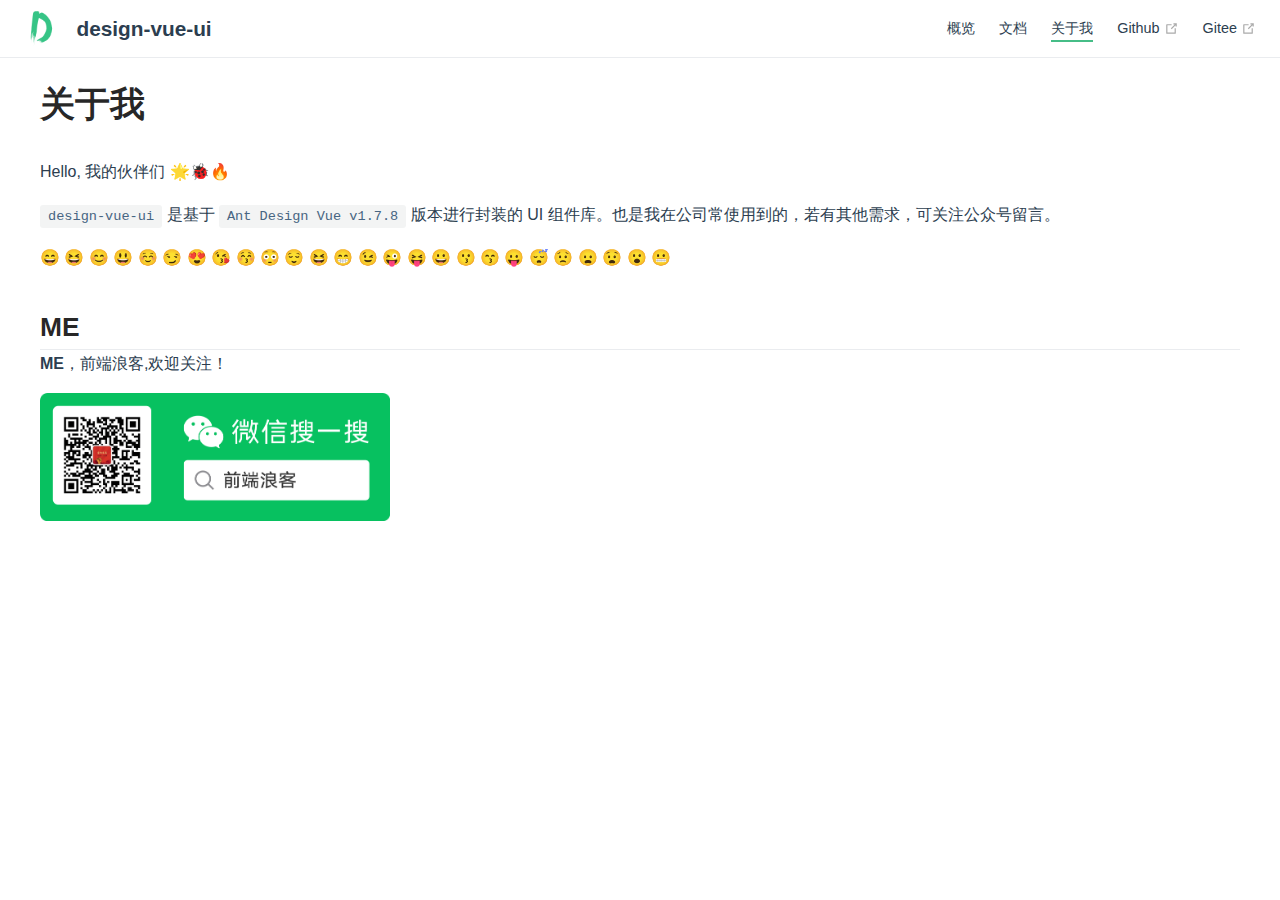
<file: aboutMe.html>
<!DOCTYPE html>
<html lang="en-US">
  <head>
    <meta charset="utf-8">
    <meta name="viewport" content="width=device-width,initial-scale=1">
    <title>关于我 | design-vue-ui</title>
    <meta name="generator" content="VuePress 1.9.10">
    <link rel="icon" href="/d.png">
    <meta name="description" content="基于ant框架">
    <meta name="keywords" content="designVueUi,antdesignvue,design-vue-ui">
    
    <link rel="preload" href="/assets/css/0.styles.6893f938.css" as="style"><link rel="preload" href="/assets/js/app.b1693ac4.js" as="script"><link rel="preload" href="/assets/js/3.47e1ff83.js" as="script"><link rel="preload" href="/assets/js/2.34f58a02.js" as="script"><link rel="preload" href="/assets/js/74.5a50587e.js" as="script"><link rel="prefetch" href="/assets/js/1.e3bc4242.js"><link rel="prefetch" href="/assets/js/11.bc011b31.js"><link rel="prefetch" href="/assets/js/12.43411cc9.js"><link rel="prefetch" href="/assets/js/13.936b6324.js"><link rel="prefetch" href="/assets/js/14.70af38ee.js"><link rel="prefetch" href="/assets/js/15.107d2342.js"><link rel="prefetch" href="/assets/js/16.8bfb101d.js"><link rel="prefetch" href="/assets/js/17.82c5f41a.js"><link rel="prefetch" href="/assets/js/18.114640aa.js"><link rel="prefetch" href="/assets/js/19.2f493858.js"><link rel="prefetch" href="/assets/js/20.00a23ae1.js"><link rel="prefetch" href="/assets/js/21.cc8247a2.js"><link rel="prefetch" href="/assets/js/22.bfd5f30c.js"><link rel="prefetch" href="/assets/js/23.99b22bf5.js"><link rel="prefetch" href="/assets/js/24.91064728.js"><link rel="prefetch" href="/assets/js/25.a4fa43f0.js"><link rel="prefetch" href="/assets/js/26.f80a54d1.js"><link rel="prefetch" href="/assets/js/27.ac8a46c3.js"><link rel="prefetch" href="/assets/js/28.49cbc333.js"><link rel="prefetch" href="/assets/js/29.b4c362ec.js"><link rel="prefetch" href="/assets/js/30.07603162.js"><link rel="prefetch" href="/assets/js/31.e22247af.js"><link rel="prefetch" href="/assets/js/32.8e1c18bb.js"><link rel="prefetch" href="/assets/js/33.c83b9090.js"><link rel="prefetch" href="/assets/js/34.041b6e8c.js"><link rel="prefetch" href="/assets/js/35.2634f8f5.js"><link rel="prefetch" href="/assets/js/36.005e0e60.js"><link rel="prefetch" href="/assets/js/37.2a788569.js"><link rel="prefetch" href="/assets/js/38.86773775.js"><link rel="prefetch" href="/assets/js/39.6cea051e.js"><link rel="prefetch" href="/assets/js/4.c07ecc9f.js"><link rel="prefetch" href="/assets/js/40.48419250.js"><link rel="prefetch" href="/assets/js/41.0542f241.js"><link rel="prefetch" href="/assets/js/42.02ced57c.js"><link rel="prefetch" href="/assets/js/43.c16e19dd.js"><link rel="prefetch" href="/assets/js/44.39423886.js"><link rel="prefetch" href="/assets/js/45.b310b28e.js"><link rel="prefetch" href="/assets/js/46.eba37505.js"><link rel="prefetch" href="/assets/js/47.c8c23852.js"><link rel="prefetch" href="/assets/js/48.72725c93.js"><link rel="prefetch" href="/assets/js/49.84c87acb.js"><link rel="prefetch" href="/assets/js/5.0d422e59.js"><link rel="prefetch" href="/assets/js/50.66751c5c.js"><link rel="prefetch" href="/assets/js/51.754b36b3.js"><link rel="prefetch" href="/assets/js/52.b3b871c7.js"><link rel="prefetch" href="/assets/js/53.e91beb3d.js"><link rel="prefetch" href="/assets/js/54.5f2cf708.js"><link rel="prefetch" href="/assets/js/55.5a28c54a.js"><link rel="prefetch" href="/assets/js/56.acad990d.js"><link rel="prefetch" href="/assets/js/57.7716b2de.js"><link rel="prefetch" href="/assets/js/58.9c661121.js"><link rel="prefetch" href="/assets/js/59.3835419a.js"><link rel="prefetch" href="/assets/js/6.ee525697.js"><link rel="prefetch" href="/assets/js/60.327953c5.js"><link rel="prefetch" href="/assets/js/61.005ffe9c.js"><link rel="prefetch" href="/assets/js/62.66d54093.js"><link rel="prefetch" href="/assets/js/63.d0620bd8.js"><link rel="prefetch" href="/assets/js/64.2017e28d.js"><link rel="prefetch" href="/assets/js/65.69e64169.js"><link rel="prefetch" href="/assets/js/66.58cf4afb.js"><link rel="prefetch" href="/assets/js/67.8f505856.js"><link rel="prefetch" href="/assets/js/68.20d5c13e.js"><link rel="prefetch" href="/assets/js/69.d91302b4.js"><link rel="prefetch" href="/assets/js/7.d372ff0d.js"><link rel="prefetch" href="/assets/js/70.955df2dc.js"><link rel="prefetch" href="/assets/js/71.7e6565dc.js"><link rel="prefetch" href="/assets/js/72.bd48fe3e.js"><link rel="prefetch" href="/assets/js/73.83a47dcd.js"><link rel="prefetch" href="/assets/js/75.0aac6152.js"><link rel="prefetch" href="/assets/js/76.581e1c52.js"><link rel="prefetch" href="/assets/js/77.681408ea.js"><link rel="prefetch" href="/assets/js/78.e30e0d56.js"><link rel="prefetch" href="/assets/js/79.c3064032.js"><link rel="prefetch" href="/assets/js/8.45f2b140.js"><link rel="prefetch" href="/assets/js/80.690afe23.js"><link rel="prefetch" href="/assets/js/81.1856faf5.js"><link rel="prefetch" href="/assets/js/82.759935bc.js"><link rel="prefetch" href="/assets/js/83.5b682ce3.js"><link rel="prefetch" href="/assets/js/84.9a71a153.js"><link rel="prefetch" href="/assets/js/85.9da184b2.js"><link rel="prefetch" href="/assets/js/86.fd1557c8.js"><link rel="prefetch" href="/assets/js/vendors~docsearch.f1f572f6.js">
    <link rel="stylesheet" href="/assets/css/0.styles.6893f938.css">
  </head>
  <body>
    <div id="app" data-server-rendered="true"><div class="theme-container no-sidebar"><header class="navbar"><div class="sidebar-button"><svg xmlns="http://www.w3.org/2000/svg" aria-hidden="true" role="img" viewBox="0 0 448 512" class="icon"><path fill="currentColor" d="M436 124H12c-6.627 0-12-5.373-12-12V80c0-6.627 5.373-12 12-12h424c6.627 0 12 5.373 12 12v32c0 6.627-5.373 12-12 12zm0 160H12c-6.627 0-12-5.373-12-12v-32c0-6.627 5.373-12 12-12h424c6.627 0 12 5.373 12 12v32c0 6.627-5.373 12-12 12zm0 160H12c-6.627 0-12-5.373-12-12v-32c0-6.627 5.373-12 12-12h424c6.627 0 12 5.373 12 12v32c0 6.627-5.373 12-12 12z"></path></svg></div> <a href="/" class="home-link router-link-active"><img src="/d.png" alt="design-vue-ui" class="logo"> <span class="site-name can-hide">design-vue-ui</span></a> <div class="links"><!----> <nav class="nav-links can-hide"><div class="nav-item"><a href="/" class="nav-link">
  概览
</a></div><div class="nav-item"><a href="/design/" class="nav-link">
  文档
</a></div><div class="nav-item"><a href="/aboutMe.html" aria-current="page" class="nav-link router-link-exact-active router-link-active">
  关于我
</a></div><div class="nav-item"><a href="https://github.com/zhuzi001/design-vue-ui.git" target="_blank" rel="noopener noreferrer" class="nav-link external">
  Github
  <span><svg xmlns="http://www.w3.org/2000/svg" aria-hidden="true" focusable="false" x="0px" y="0px" viewBox="0 0 100 100" width="15" height="15" class="icon outbound"><path fill="currentColor" d="M18.8,85.1h56l0,0c2.2,0,4-1.8,4-4v-32h-8v28h-48v-48h28v-8h-32l0,0c-2.2,0-4,1.8-4,4v56C14.8,83.3,16.6,85.1,18.8,85.1z"></path> <polygon fill="currentColor" points="45.7,48.7 51.3,54.3 77.2,28.5 77.2,37.2 85.2,37.2 85.2,14.9 62.8,14.9 62.8,22.9 71.5,22.9"></polygon></svg> <span class="sr-only">(opens new window)</span></span></a></div><div class="nav-item"><a href="https://gitee.com/zhu_xin/design-vue-ui.git" target="_blank" rel="noopener noreferrer" class="nav-link external">
  Gitee
  <span><svg xmlns="http://www.w3.org/2000/svg" aria-hidden="true" focusable="false" x="0px" y="0px" viewBox="0 0 100 100" width="15" height="15" class="icon outbound"><path fill="currentColor" d="M18.8,85.1h56l0,0c2.2,0,4-1.8,4-4v-32h-8v28h-48v-48h28v-8h-32l0,0c-2.2,0-4,1.8-4,4v56C14.8,83.3,16.6,85.1,18.8,85.1z"></path> <polygon fill="currentColor" points="45.7,48.7 51.3,54.3 77.2,28.5 77.2,37.2 85.2,37.2 85.2,14.9 62.8,14.9 62.8,22.9 71.5,22.9"></polygon></svg> <span class="sr-only">(opens new window)</span></span></a></div> <!----></nav></div></header> <div class="sidebar-mask"></div> <aside class="sidebar"><nav class="nav-links"><div class="nav-item"><a href="/" class="nav-link">
  概览
</a></div><div class="nav-item"><a href="/design/" class="nav-link">
  文档
</a></div><div class="nav-item"><a href="/aboutMe.html" aria-current="page" class="nav-link router-link-exact-active router-link-active">
  关于我
</a></div><div class="nav-item"><a href="https://github.com/zhuzi001/design-vue-ui.git" target="_blank" rel="noopener noreferrer" class="nav-link external">
  Github
  <span><svg xmlns="http://www.w3.org/2000/svg" aria-hidden="true" focusable="false" x="0px" y="0px" viewBox="0 0 100 100" width="15" height="15" class="icon outbound"><path fill="currentColor" d="M18.8,85.1h56l0,0c2.2,0,4-1.8,4-4v-32h-8v28h-48v-48h28v-8h-32l0,0c-2.2,0-4,1.8-4,4v56C14.8,83.3,16.6,85.1,18.8,85.1z"></path> <polygon fill="currentColor" points="45.7,48.7 51.3,54.3 77.2,28.5 77.2,37.2 85.2,37.2 85.2,14.9 62.8,14.9 62.8,22.9 71.5,22.9"></polygon></svg> <span class="sr-only">(opens new window)</span></span></a></div><div class="nav-item"><a href="https://gitee.com/zhu_xin/design-vue-ui.git" target="_blank" rel="noopener noreferrer" class="nav-link external">
  Gitee
  <span><svg xmlns="http://www.w3.org/2000/svg" aria-hidden="true" focusable="false" x="0px" y="0px" viewBox="0 0 100 100" width="15" height="15" class="icon outbound"><path fill="currentColor" d="M18.8,85.1h56l0,0c2.2,0,4-1.8,4-4v-32h-8v28h-48v-48h28v-8h-32l0,0c-2.2,0-4,1.8-4,4v56C14.8,83.3,16.6,85.1,18.8,85.1z"></path> <polygon fill="currentColor" points="45.7,48.7 51.3,54.3 77.2,28.5 77.2,37.2 85.2,37.2 85.2,14.9 62.8,14.9 62.8,22.9 71.5,22.9"></polygon></svg> <span class="sr-only">(opens new window)</span></span></a></div> <!----></nav>  <!----> </aside> <main class="page"> <div class="theme-default-content content__default"><h1 id="关于我"><a href="#关于我" class="header-anchor">#</a> 关于我</h1> <p>Hello, 我的伙伴们 🌟🐞🔥</p> <p><code>design-vue-ui</code> 是基于 <code>Ant Design Vue v1.7.8</code> 版本进行封装的 UI 组件库。也是我在公司常使用到的，若有其他需求，可关注公众号留言。</p> <p>😄 😆 😊 😃 ☺️ 😏 😍 😘 😚 😳 😌 😆 😁
😉 😜 😝 😀 😗 😙 😛 😴 😟 😦 😧 😮 😬</p> <h2 id="me"><a href="#me" class="header-anchor">#</a> ME</h2> <p><strong>ME</strong>，前端浪客,欢迎关注！</p> <img src="/code.png" alt="foo" style="margin:auto;width:350px;"></div> <footer class="page-edit"><!----> <!----></footer> <!----> </main></div><div class="global-ui"></div></div>
    <script src="/assets/js/app.b1693ac4.js" defer></script><script src="/assets/js/3.47e1ff83.js" defer></script><script src="/assets/js/2.34f58a02.js" defer></script><script src="/assets/js/74.5a50587e.js" defer></script>
  </body>
</html>
</file>
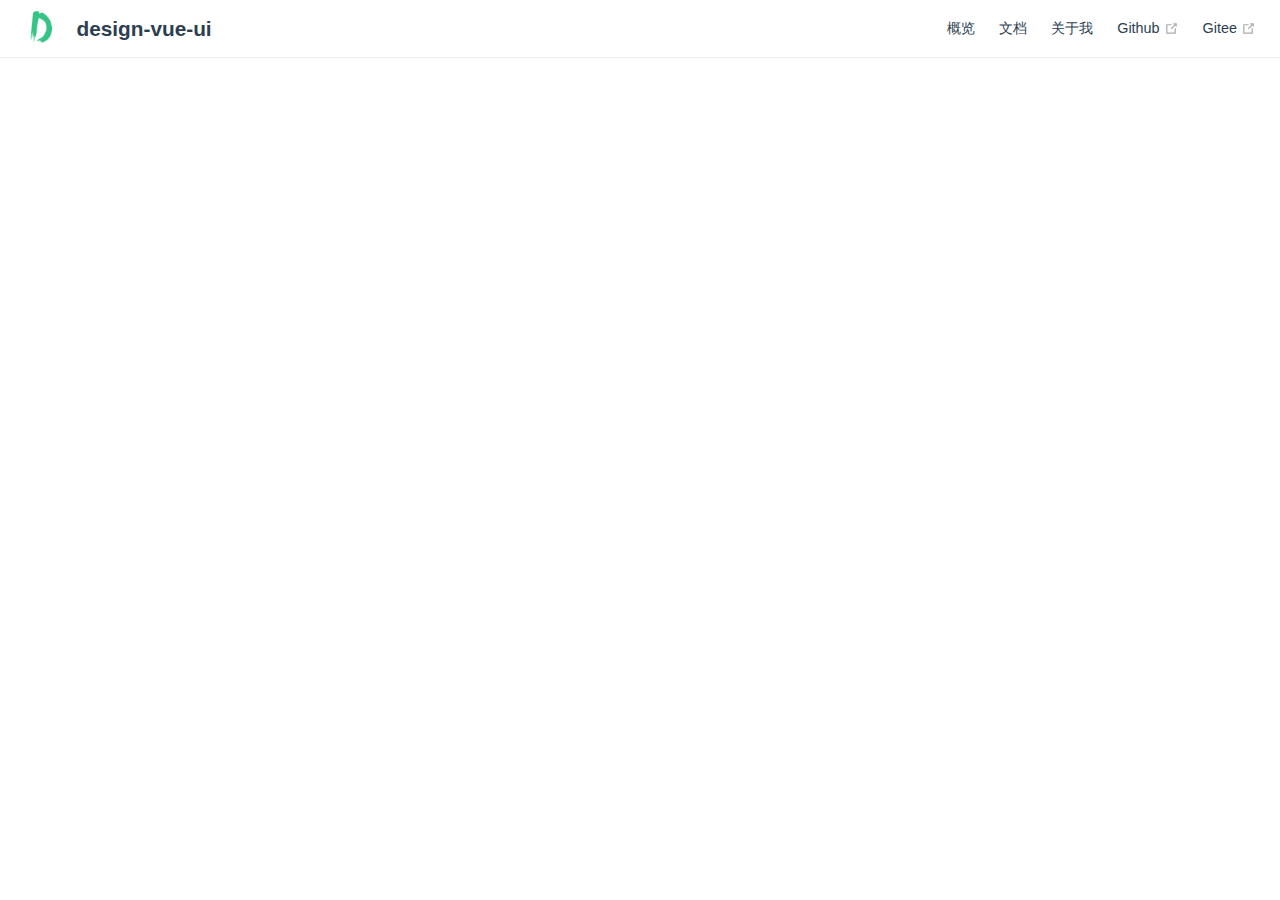
<file: config.html>
<!DOCTYPE html>
<html lang="en-US">
  <head>
    <meta charset="utf-8">
    <meta name="viewport" content="width=device-width,initial-scale=1">
    <title>design-vue-ui</title>
    <meta name="generator" content="VuePress 1.9.10">
    <link rel="icon" href="/d.png">
    <meta name="description" content="基于ant框架">
    <meta name="keywords" content="designVueUi,antdesignvue,design-vue-ui">
    
    <link rel="preload" href="/assets/css/0.styles.6893f938.css" as="style"><link rel="preload" href="/assets/js/app.b1693ac4.js" as="script"><link rel="preload" href="/assets/js/3.47e1ff83.js" as="script"><link rel="preload" href="/assets/js/2.34f58a02.js" as="script"><link rel="preload" href="/assets/js/75.0aac6152.js" as="script"><link rel="prefetch" href="/assets/js/1.e3bc4242.js"><link rel="prefetch" href="/assets/js/11.bc011b31.js"><link rel="prefetch" href="/assets/js/12.43411cc9.js"><link rel="prefetch" href="/assets/js/13.936b6324.js"><link rel="prefetch" href="/assets/js/14.70af38ee.js"><link rel="prefetch" href="/assets/js/15.107d2342.js"><link rel="prefetch" href="/assets/js/16.8bfb101d.js"><link rel="prefetch" href="/assets/js/17.82c5f41a.js"><link rel="prefetch" href="/assets/js/18.114640aa.js"><link rel="prefetch" href="/assets/js/19.2f493858.js"><link rel="prefetch" href="/assets/js/20.00a23ae1.js"><link rel="prefetch" href="/assets/js/21.cc8247a2.js"><link rel="prefetch" href="/assets/js/22.bfd5f30c.js"><link rel="prefetch" href="/assets/js/23.99b22bf5.js"><link rel="prefetch" href="/assets/js/24.91064728.js"><link rel="prefetch" href="/assets/js/25.a4fa43f0.js"><link rel="prefetch" href="/assets/js/26.f80a54d1.js"><link rel="prefetch" href="/assets/js/27.ac8a46c3.js"><link rel="prefetch" href="/assets/js/28.49cbc333.js"><link rel="prefetch" href="/assets/js/29.b4c362ec.js"><link rel="prefetch" href="/assets/js/30.07603162.js"><link rel="prefetch" href="/assets/js/31.e22247af.js"><link rel="prefetch" href="/assets/js/32.8e1c18bb.js"><link rel="prefetch" href="/assets/js/33.c83b9090.js"><link rel="prefetch" href="/assets/js/34.041b6e8c.js"><link rel="prefetch" href="/assets/js/35.2634f8f5.js"><link rel="prefetch" href="/assets/js/36.005e0e60.js"><link rel="prefetch" href="/assets/js/37.2a788569.js"><link rel="prefetch" href="/assets/js/38.86773775.js"><link rel="prefetch" href="/assets/js/39.6cea051e.js"><link rel="prefetch" href="/assets/js/4.c07ecc9f.js"><link rel="prefetch" href="/assets/js/40.48419250.js"><link rel="prefetch" href="/assets/js/41.0542f241.js"><link rel="prefetch" href="/assets/js/42.02ced57c.js"><link rel="prefetch" href="/assets/js/43.c16e19dd.js"><link rel="prefetch" href="/assets/js/44.39423886.js"><link rel="prefetch" href="/assets/js/45.b310b28e.js"><link rel="prefetch" href="/assets/js/46.eba37505.js"><link rel="prefetch" href="/assets/js/47.c8c23852.js"><link rel="prefetch" href="/assets/js/48.72725c93.js"><link rel="prefetch" href="/assets/js/49.84c87acb.js"><link rel="prefetch" href="/assets/js/5.0d422e59.js"><link rel="prefetch" href="/assets/js/50.66751c5c.js"><link rel="prefetch" href="/assets/js/51.754b36b3.js"><link rel="prefetch" href="/assets/js/52.b3b871c7.js"><link rel="prefetch" href="/assets/js/53.e91beb3d.js"><link rel="prefetch" href="/assets/js/54.5f2cf708.js"><link rel="prefetch" href="/assets/js/55.5a28c54a.js"><link rel="prefetch" href="/assets/js/56.acad990d.js"><link rel="prefetch" href="/assets/js/57.7716b2de.js"><link rel="prefetch" href="/assets/js/58.9c661121.js"><link rel="prefetch" href="/assets/js/59.3835419a.js"><link rel="prefetch" href="/assets/js/6.ee525697.js"><link rel="prefetch" href="/assets/js/60.327953c5.js"><link rel="prefetch" href="/assets/js/61.005ffe9c.js"><link rel="prefetch" href="/assets/js/62.66d54093.js"><link rel="prefetch" href="/assets/js/63.d0620bd8.js"><link rel="prefetch" href="/assets/js/64.2017e28d.js"><link rel="prefetch" href="/assets/js/65.69e64169.js"><link rel="prefetch" href="/assets/js/66.58cf4afb.js"><link rel="prefetch" href="/assets/js/67.8f505856.js"><link rel="prefetch" href="/assets/js/68.20d5c13e.js"><link rel="prefetch" href="/assets/js/69.d91302b4.js"><link rel="prefetch" href="/assets/js/7.d372ff0d.js"><link rel="prefetch" href="/assets/js/70.955df2dc.js"><link rel="prefetch" href="/assets/js/71.7e6565dc.js"><link rel="prefetch" href="/assets/js/72.bd48fe3e.js"><link rel="prefetch" href="/assets/js/73.83a47dcd.js"><link rel="prefetch" href="/assets/js/74.5a50587e.js"><link rel="prefetch" href="/assets/js/76.581e1c52.js"><link rel="prefetch" href="/assets/js/77.681408ea.js"><link rel="prefetch" href="/assets/js/78.e30e0d56.js"><link rel="prefetch" href="/assets/js/79.c3064032.js"><link rel="prefetch" href="/assets/js/8.45f2b140.js"><link rel="prefetch" href="/assets/js/80.690afe23.js"><link rel="prefetch" href="/assets/js/81.1856faf5.js"><link rel="prefetch" href="/assets/js/82.759935bc.js"><link rel="prefetch" href="/assets/js/83.5b682ce3.js"><link rel="prefetch" href="/assets/js/84.9a71a153.js"><link rel="prefetch" href="/assets/js/85.9da184b2.js"><link rel="prefetch" href="/assets/js/86.fd1557c8.js"><link rel="prefetch" href="/assets/js/vendors~docsearch.f1f572f6.js">
    <link rel="stylesheet" href="/assets/css/0.styles.6893f938.css">
  </head>
  <body>
    <div id="app" data-server-rendered="true"><div class="theme-container no-sidebar"><header class="navbar"><div class="sidebar-button"><svg xmlns="http://www.w3.org/2000/svg" aria-hidden="true" role="img" viewBox="0 0 448 512" class="icon"><path fill="currentColor" d="M436 124H12c-6.627 0-12-5.373-12-12V80c0-6.627 5.373-12 12-12h424c6.627 0 12 5.373 12 12v32c0 6.627-5.373 12-12 12zm0 160H12c-6.627 0-12-5.373-12-12v-32c0-6.627 5.373-12 12-12h424c6.627 0 12 5.373 12 12v32c0 6.627-5.373 12-12 12zm0 160H12c-6.627 0-12-5.373-12-12v-32c0-6.627 5.373-12 12-12h424c6.627 0 12 5.373 12 12v32c0 6.627-5.373 12-12 12z"></path></svg></div> <a href="/" class="home-link router-link-active"><img src="/d.png" alt="design-vue-ui" class="logo"> <span class="site-name can-hide">design-vue-ui</span></a> <div class="links"><!----> <nav class="nav-links can-hide"><div class="nav-item"><a href="/" class="nav-link">
  概览
</a></div><div class="nav-item"><a href="/design/" class="nav-link">
  文档
</a></div><div class="nav-item"><a href="/aboutMe.html" class="nav-link">
  关于我
</a></div><div class="nav-item"><a href="https://github.com/zhuzi001/design-vue-ui.git" target="_blank" rel="noopener noreferrer" class="nav-link external">
  Github
  <span><svg xmlns="http://www.w3.org/2000/svg" aria-hidden="true" focusable="false" x="0px" y="0px" viewBox="0 0 100 100" width="15" height="15" class="icon outbound"><path fill="currentColor" d="M18.8,85.1h56l0,0c2.2,0,4-1.8,4-4v-32h-8v28h-48v-48h28v-8h-32l0,0c-2.2,0-4,1.8-4,4v56C14.8,83.3,16.6,85.1,18.8,85.1z"></path> <polygon fill="currentColor" points="45.7,48.7 51.3,54.3 77.2,28.5 77.2,37.2 85.2,37.2 85.2,14.9 62.8,14.9 62.8,22.9 71.5,22.9"></polygon></svg> <span class="sr-only">(opens new window)</span></span></a></div><div class="nav-item"><a href="https://gitee.com/zhu_xin/design-vue-ui.git" target="_blank" rel="noopener noreferrer" class="nav-link external">
  Gitee
  <span><svg xmlns="http://www.w3.org/2000/svg" aria-hidden="true" focusable="false" x="0px" y="0px" viewBox="0 0 100 100" width="15" height="15" class="icon outbound"><path fill="currentColor" d="M18.8,85.1h56l0,0c2.2,0,4-1.8,4-4v-32h-8v28h-48v-48h28v-8h-32l0,0c-2.2,0-4,1.8-4,4v56C14.8,83.3,16.6,85.1,18.8,85.1z"></path> <polygon fill="currentColor" points="45.7,48.7 51.3,54.3 77.2,28.5 77.2,37.2 85.2,37.2 85.2,14.9 62.8,14.9 62.8,22.9 71.5,22.9"></polygon></svg> <span class="sr-only">(opens new window)</span></span></a></div> <!----></nav></div></header> <div class="sidebar-mask"></div> <aside class="sidebar"><nav class="nav-links"><div class="nav-item"><a href="/" class="nav-link">
  概览
</a></div><div class="nav-item"><a href="/design/" class="nav-link">
  文档
</a></div><div class="nav-item"><a href="/aboutMe.html" class="nav-link">
  关于我
</a></div><div class="nav-item"><a href="https://github.com/zhuzi001/design-vue-ui.git" target="_blank" rel="noopener noreferrer" class="nav-link external">
  Github
  <span><svg xmlns="http://www.w3.org/2000/svg" aria-hidden="true" focusable="false" x="0px" y="0px" viewBox="0 0 100 100" width="15" height="15" class="icon outbound"><path fill="currentColor" d="M18.8,85.1h56l0,0c2.2,0,4-1.8,4-4v-32h-8v28h-48v-48h28v-8h-32l0,0c-2.2,0-4,1.8-4,4v56C14.8,83.3,16.6,85.1,18.8,85.1z"></path> <polygon fill="currentColor" points="45.7,48.7 51.3,54.3 77.2,28.5 77.2,37.2 85.2,37.2 85.2,14.9 62.8,14.9 62.8,22.9 71.5,22.9"></polygon></svg> <span class="sr-only">(opens new window)</span></span></a></div><div class="nav-item"><a href="https://gitee.com/zhu_xin/design-vue-ui.git" target="_blank" rel="noopener noreferrer" class="nav-link external">
  Gitee
  <span><svg xmlns="http://www.w3.org/2000/svg" aria-hidden="true" focusable="false" x="0px" y="0px" viewBox="0 0 100 100" width="15" height="15" class="icon outbound"><path fill="currentColor" d="M18.8,85.1h56l0,0c2.2,0,4-1.8,4-4v-32h-8v28h-48v-48h28v-8h-32l0,0c-2.2,0-4,1.8-4,4v56C14.8,83.3,16.6,85.1,18.8,85.1z"></path> <polygon fill="currentColor" points="45.7,48.7 51.3,54.3 77.2,28.5 77.2,37.2 85.2,37.2 85.2,14.9 62.8,14.9 62.8,22.9 71.5,22.9"></polygon></svg> <span class="sr-only">(opens new window)</span></span></a></div> <!----></nav>  <!----> </aside> <main class="page"> <div class="theme-default-content content__default"></div> <footer class="page-edit"><!----> <!----></footer> <!----> </main></div><div class="global-ui"></div></div>
    <script src="/assets/js/app.b1693ac4.js" defer></script><script src="/assets/js/3.47e1ff83.js" defer></script><script src="/assets/js/2.34f58a02.js" defer></script><script src="/assets/js/75.0aac6152.js" defer></script>
  </body>
</html>
</file>
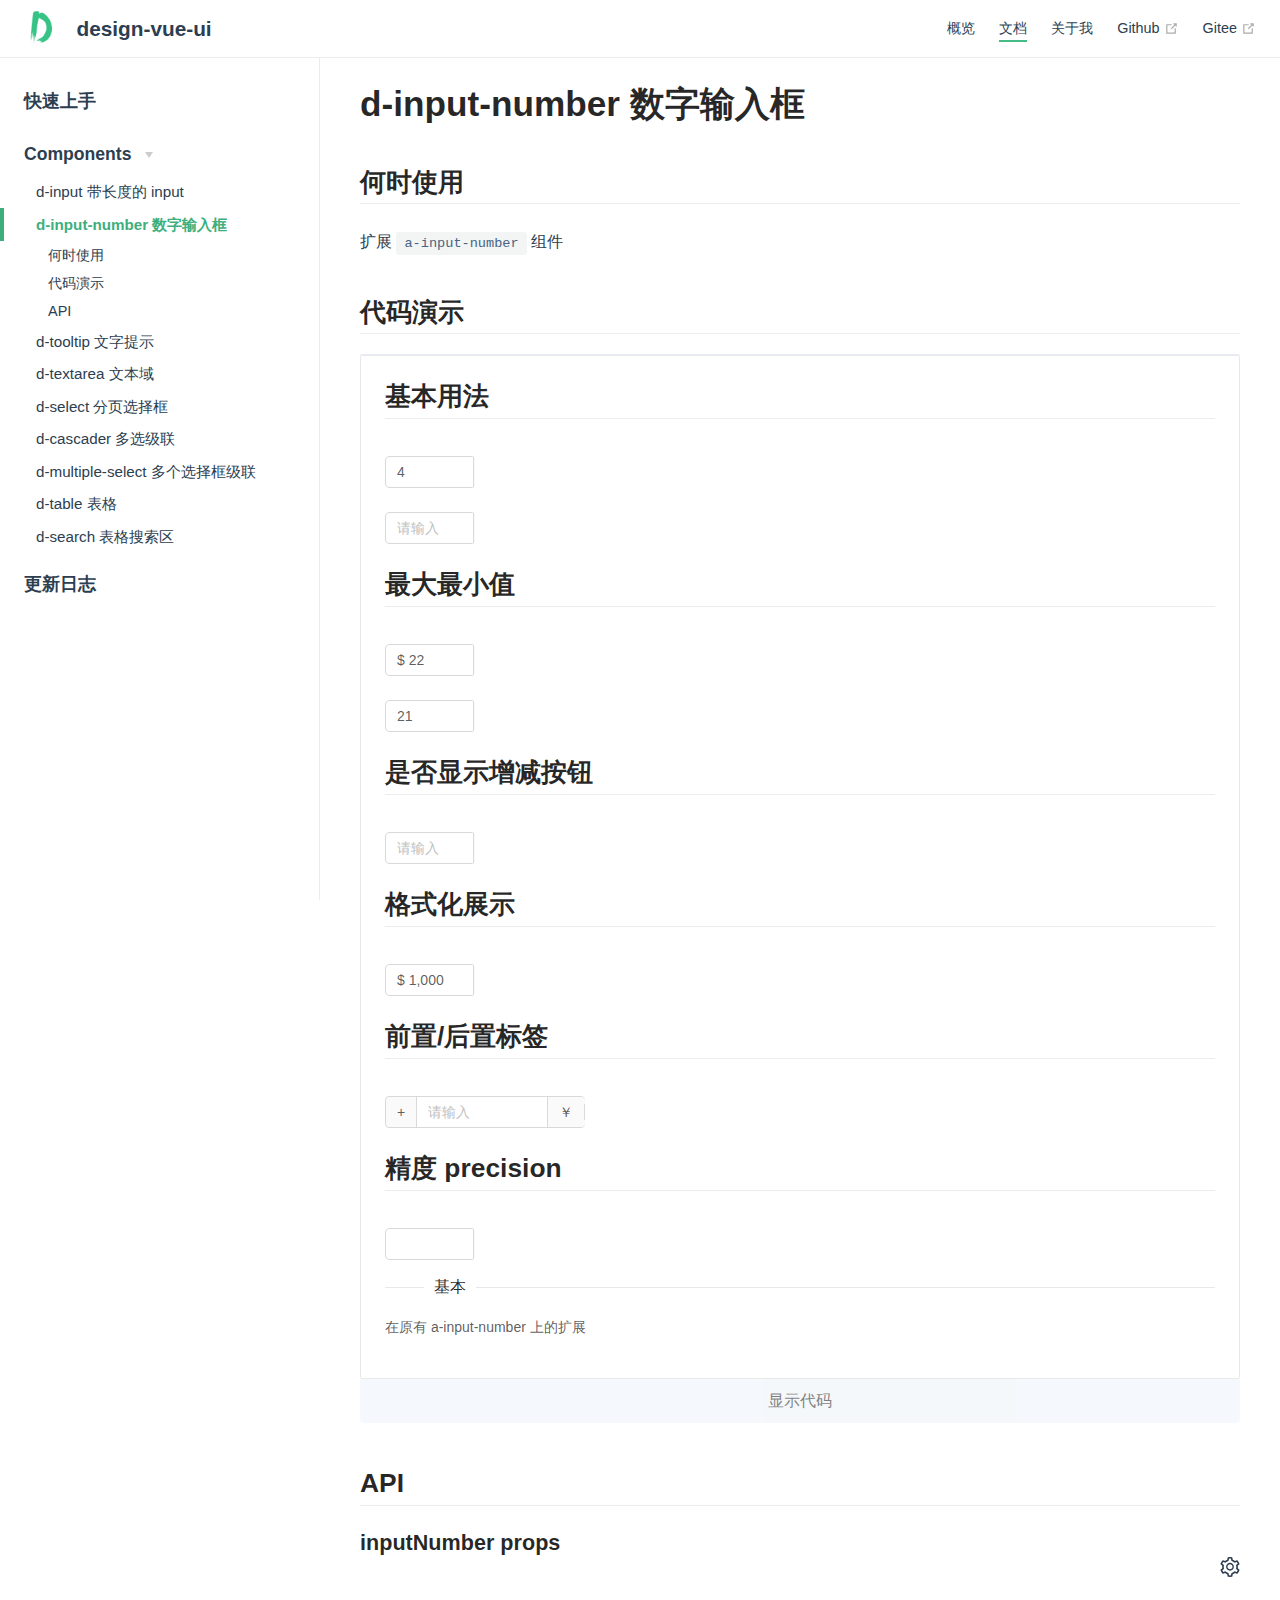
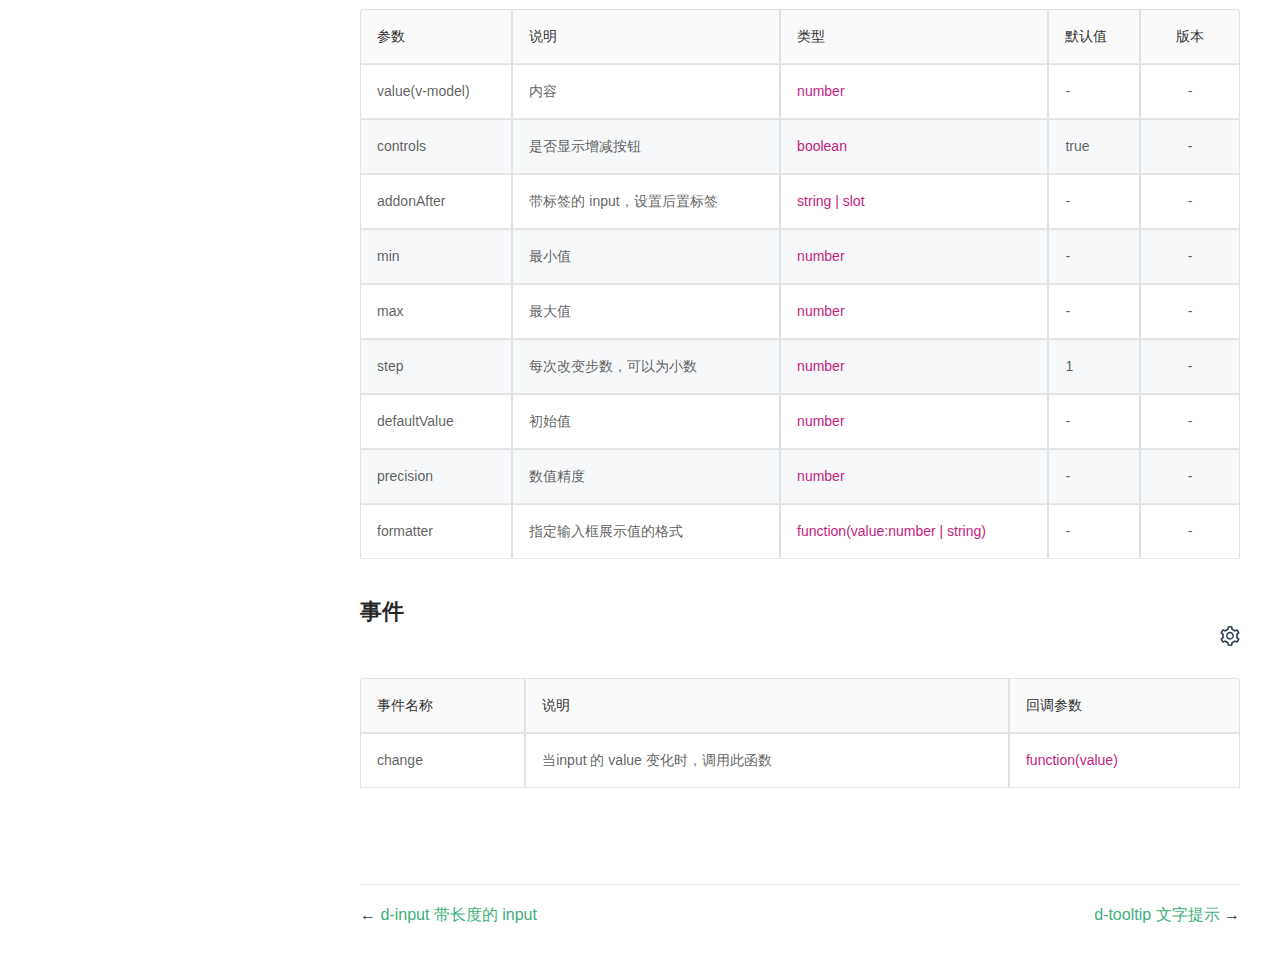
<file: design/input-number.html>
<!DOCTYPE html>
<html lang="en-US">
  <head>
    <meta charset="utf-8">
    <meta name="viewport" content="width=device-width,initial-scale=1">
    <title>d-input-number 数字输入框 | design-vue-ui</title>
    <meta name="generator" content="VuePress 1.9.10">
    <link rel="icon" href="/d.png">
    <meta name="description" content="基于ant框架">
    <meta name="keywords" content="designVueUi,antdesignvue,design-vue-ui">
    
    <link rel="preload" href="/assets/css/0.styles.6893f938.css" as="style"><link rel="preload" href="/assets/js/app.b1693ac4.js" as="script"><link rel="preload" href="/assets/js/3.47e1ff83.js" as="script"><link rel="preload" href="/assets/js/2.34f58a02.js" as="script"><link rel="preload" href="/assets/js/78.e30e0d56.js" as="script"><link rel="preload" href="/assets/js/31.e22247af.js" as="script"><link rel="preload" href="/assets/js/66.58cf4afb.js" as="script"><link rel="preload" href="/assets/js/39.6cea051e.js" as="script"><link rel="preload" href="/assets/js/38.86773775.js" as="script"><link rel="prefetch" href="/assets/js/1.e3bc4242.js"><link rel="prefetch" href="/assets/js/11.bc011b31.js"><link rel="prefetch" href="/assets/js/12.43411cc9.js"><link rel="prefetch" href="/assets/js/13.936b6324.js"><link rel="prefetch" href="/assets/js/14.70af38ee.js"><link rel="prefetch" href="/assets/js/15.107d2342.js"><link rel="prefetch" href="/assets/js/16.8bfb101d.js"><link rel="prefetch" href="/assets/js/17.82c5f41a.js"><link rel="prefetch" href="/assets/js/18.114640aa.js"><link rel="prefetch" href="/assets/js/19.2f493858.js"><link rel="prefetch" href="/assets/js/20.00a23ae1.js"><link rel="prefetch" href="/assets/js/21.cc8247a2.js"><link rel="prefetch" href="/assets/js/22.bfd5f30c.js"><link rel="prefetch" href="/assets/js/23.99b22bf5.js"><link rel="prefetch" href="/assets/js/24.91064728.js"><link rel="prefetch" href="/assets/js/25.a4fa43f0.js"><link rel="prefetch" href="/assets/js/26.f80a54d1.js"><link rel="prefetch" href="/assets/js/27.ac8a46c3.js"><link rel="prefetch" href="/assets/js/28.49cbc333.js"><link rel="prefetch" href="/assets/js/29.b4c362ec.js"><link rel="prefetch" href="/assets/js/30.07603162.js"><link rel="prefetch" href="/assets/js/32.8e1c18bb.js"><link rel="prefetch" href="/assets/js/33.c83b9090.js"><link rel="prefetch" href="/assets/js/34.041b6e8c.js"><link rel="prefetch" href="/assets/js/35.2634f8f5.js"><link rel="prefetch" href="/assets/js/36.005e0e60.js"><link rel="prefetch" href="/assets/js/37.2a788569.js"><link rel="prefetch" href="/assets/js/4.c07ecc9f.js"><link rel="prefetch" href="/assets/js/40.48419250.js"><link rel="prefetch" href="/assets/js/41.0542f241.js"><link rel="prefetch" href="/assets/js/42.02ced57c.js"><link rel="prefetch" href="/assets/js/43.c16e19dd.js"><link rel="prefetch" href="/assets/js/44.39423886.js"><link rel="prefetch" href="/assets/js/45.b310b28e.js"><link rel="prefetch" href="/assets/js/46.eba37505.js"><link rel="prefetch" href="/assets/js/47.c8c23852.js"><link rel="prefetch" href="/assets/js/48.72725c93.js"><link rel="prefetch" href="/assets/js/49.84c87acb.js"><link rel="prefetch" href="/assets/js/5.0d422e59.js"><link rel="prefetch" href="/assets/js/50.66751c5c.js"><link rel="prefetch" href="/assets/js/51.754b36b3.js"><link rel="prefetch" href="/assets/js/52.b3b871c7.js"><link rel="prefetch" href="/assets/js/53.e91beb3d.js"><link rel="prefetch" href="/assets/js/54.5f2cf708.js"><link rel="prefetch" href="/assets/js/55.5a28c54a.js"><link rel="prefetch" href="/assets/js/56.acad990d.js"><link rel="prefetch" href="/assets/js/57.7716b2de.js"><link rel="prefetch" href="/assets/js/58.9c661121.js"><link rel="prefetch" href="/assets/js/59.3835419a.js"><link rel="prefetch" href="/assets/js/6.ee525697.js"><link rel="prefetch" href="/assets/js/60.327953c5.js"><link rel="prefetch" href="/assets/js/61.005ffe9c.js"><link rel="prefetch" href="/assets/js/62.66d54093.js"><link rel="prefetch" href="/assets/js/63.d0620bd8.js"><link rel="prefetch" href="/assets/js/64.2017e28d.js"><link rel="prefetch" href="/assets/js/65.69e64169.js"><link rel="prefetch" href="/assets/js/67.8f505856.js"><link rel="prefetch" href="/assets/js/68.20d5c13e.js"><link rel="prefetch" href="/assets/js/69.d91302b4.js"><link rel="prefetch" href="/assets/js/7.d372ff0d.js"><link rel="prefetch" href="/assets/js/70.955df2dc.js"><link rel="prefetch" href="/assets/js/71.7e6565dc.js"><link rel="prefetch" href="/assets/js/72.bd48fe3e.js"><link rel="prefetch" href="/assets/js/73.83a47dcd.js"><link rel="prefetch" href="/assets/js/74.5a50587e.js"><link rel="prefetch" href="/assets/js/75.0aac6152.js"><link rel="prefetch" href="/assets/js/76.581e1c52.js"><link rel="prefetch" href="/assets/js/77.681408ea.js"><link rel="prefetch" href="/assets/js/79.c3064032.js"><link rel="prefetch" href="/assets/js/8.45f2b140.js"><link rel="prefetch" href="/assets/js/80.690afe23.js"><link rel="prefetch" href="/assets/js/81.1856faf5.js"><link rel="prefetch" href="/assets/js/82.759935bc.js"><link rel="prefetch" href="/assets/js/83.5b682ce3.js"><link rel="prefetch" href="/assets/js/84.9a71a153.js"><link rel="prefetch" href="/assets/js/85.9da184b2.js"><link rel="prefetch" href="/assets/js/86.fd1557c8.js"><link rel="prefetch" href="/assets/js/vendors~docsearch.f1f572f6.js">
    <link rel="stylesheet" href="/assets/css/0.styles.6893f938.css">
  </head>
  <body>
    <div id="app" data-server-rendered="true"><div class="theme-container"><header class="navbar"><div class="sidebar-button"><svg xmlns="http://www.w3.org/2000/svg" aria-hidden="true" role="img" viewBox="0 0 448 512" class="icon"><path fill="currentColor" d="M436 124H12c-6.627 0-12-5.373-12-12V80c0-6.627 5.373-12 12-12h424c6.627 0 12 5.373 12 12v32c0 6.627-5.373 12-12 12zm0 160H12c-6.627 0-12-5.373-12-12v-32c0-6.627 5.373-12 12-12h424c6.627 0 12 5.373 12 12v32c0 6.627-5.373 12-12 12zm0 160H12c-6.627 0-12-5.373-12-12v-32c0-6.627 5.373-12 12-12h424c6.627 0 12 5.373 12 12v32c0 6.627-5.373 12-12 12z"></path></svg></div> <a href="/" class="home-link router-link-active"><img src="/d.png" alt="design-vue-ui" class="logo"> <span class="site-name can-hide">design-vue-ui</span></a> <div class="links"><!----> <nav class="nav-links can-hide"><div class="nav-item"><a href="/" class="nav-link">
  概览
</a></div><div class="nav-item"><a href="/design/" class="nav-link router-link-active">
  文档
</a></div><div class="nav-item"><a href="/aboutMe.html" class="nav-link">
  关于我
</a></div><div class="nav-item"><a href="https://github.com/zhuzi001/design-vue-ui.git" target="_blank" rel="noopener noreferrer" class="nav-link external">
  Github
  <span><svg xmlns="http://www.w3.org/2000/svg" aria-hidden="true" focusable="false" x="0px" y="0px" viewBox="0 0 100 100" width="15" height="15" class="icon outbound"><path fill="currentColor" d="M18.8,85.1h56l0,0c2.2,0,4-1.8,4-4v-32h-8v28h-48v-48h28v-8h-32l0,0c-2.2,0-4,1.8-4,4v56C14.8,83.3,16.6,85.1,18.8,85.1z"></path> <polygon fill="currentColor" points="45.7,48.7 51.3,54.3 77.2,28.5 77.2,37.2 85.2,37.2 85.2,14.9 62.8,14.9 62.8,22.9 71.5,22.9"></polygon></svg> <span class="sr-only">(opens new window)</span></span></a></div><div class="nav-item"><a href="https://gitee.com/zhu_xin/design-vue-ui.git" target="_blank" rel="noopener noreferrer" class="nav-link external">
  Gitee
  <span><svg xmlns="http://www.w3.org/2000/svg" aria-hidden="true" focusable="false" x="0px" y="0px" viewBox="0 0 100 100" width="15" height="15" class="icon outbound"><path fill="currentColor" d="M18.8,85.1h56l0,0c2.2,0,4-1.8,4-4v-32h-8v28h-48v-48h28v-8h-32l0,0c-2.2,0-4,1.8-4,4v56C14.8,83.3,16.6,85.1,18.8,85.1z"></path> <polygon fill="currentColor" points="45.7,48.7 51.3,54.3 77.2,28.5 77.2,37.2 85.2,37.2 85.2,14.9 62.8,14.9 62.8,22.9 71.5,22.9"></polygon></svg> <span class="sr-only">(opens new window)</span></span></a></div> <!----></nav></div></header> <div class="sidebar-mask"></div> <aside class="sidebar"><nav class="nav-links"><div class="nav-item"><a href="/" class="nav-link">
  概览
</a></div><div class="nav-item"><a href="/design/" class="nav-link router-link-active">
  文档
</a></div><div class="nav-item"><a href="/aboutMe.html" class="nav-link">
  关于我
</a></div><div class="nav-item"><a href="https://github.com/zhuzi001/design-vue-ui.git" target="_blank" rel="noopener noreferrer" class="nav-link external">
  Github
  <span><svg xmlns="http://www.w3.org/2000/svg" aria-hidden="true" focusable="false" x="0px" y="0px" viewBox="0 0 100 100" width="15" height="15" class="icon outbound"><path fill="currentColor" d="M18.8,85.1h56l0,0c2.2,0,4-1.8,4-4v-32h-8v28h-48v-48h28v-8h-32l0,0c-2.2,0-4,1.8-4,4v56C14.8,83.3,16.6,85.1,18.8,85.1z"></path> <polygon fill="currentColor" points="45.7,48.7 51.3,54.3 77.2,28.5 77.2,37.2 85.2,37.2 85.2,14.9 62.8,14.9 62.8,22.9 71.5,22.9"></polygon></svg> <span class="sr-only">(opens new window)</span></span></a></div><div class="nav-item"><a href="https://gitee.com/zhu_xin/design-vue-ui.git" target="_blank" rel="noopener noreferrer" class="nav-link external">
  Gitee
  <span><svg xmlns="http://www.w3.org/2000/svg" aria-hidden="true" focusable="false" x="0px" y="0px" viewBox="0 0 100 100" width="15" height="15" class="icon outbound"><path fill="currentColor" d="M18.8,85.1h56l0,0c2.2,0,4-1.8,4-4v-32h-8v28h-48v-48h28v-8h-32l0,0c-2.2,0-4,1.8-4,4v56C14.8,83.3,16.6,85.1,18.8,85.1z"></path> <polygon fill="currentColor" points="45.7,48.7 51.3,54.3 77.2,28.5 77.2,37.2 85.2,37.2 85.2,14.9 62.8,14.9 62.8,22.9 71.5,22.9"></polygon></svg> <span class="sr-only">(opens new window)</span></span></a></div> <!----></nav>  <ul class="sidebar-links"><li><a href="/design/" aria-current="page" class="sidebar-link">快速上手</a></li><li><section class="sidebar-group collapsable depth-0"><p class="sidebar-heading open"><span>Components</span> <span class="arrow down"></span></p> <ul class="sidebar-links sidebar-group-items"><li><a href="/design/input.html" class="sidebar-link">d-input 带长度的 input</a></li><li><a href="/design/input-number.html" aria-current="page" class="active sidebar-link">d-input-number 数字输入框</a><ul class="sidebar-sub-headers"><li class="sidebar-sub-header"><a href="/design/input-number.html#何时使用" class="sidebar-link">何时使用</a></li><li class="sidebar-sub-header"><a href="/design/input-number.html#代码演示" class="sidebar-link">代码演示</a></li><li class="sidebar-sub-header"><a href="/design/input-number.html#api" class="sidebar-link">API</a></li></ul></li><li><a href="/design/tooltip.html" class="sidebar-link">d-tooltip 文字提示</a></li><li><a href="/design/textarea.html" class="sidebar-link">d-textarea 文本域</a></li><li><a href="/design/select.html" class="sidebar-link">d-select 分页选择框</a></li><li><a href="/design/cascader.html" class="sidebar-link">d-cascader 多选级联</a></li><li><a href="/design/multiple-select.html" class="sidebar-link">d-multiple-select 多个选择框级联</a></li><li><a href="/design/table.html" class="sidebar-link">d-table 表格</a></li><li><a href="/design/search.html" class="sidebar-link">d-search 表格搜索区</a></li></ul></section></li><li><a href="/design/update.html" class="sidebar-link">更新日志</a></li></ul> </aside> <main class="page"> <div class="theme-default-content content__default"><h1 id="d-input-number-数字输入框"><a href="#d-input-number-数字输入框" class="header-anchor">#</a> d-input-number 数字输入框</h1> <h2 id="何时使用"><a href="#何时使用" class="header-anchor">#</a> 何时使用</h2> <br> <p>扩展 <code>a-input-number</code> 组件</p> <h2 id="代码演示"><a href="#代码演示" class="header-anchor">#</a> 代码演示</h2> <div class="tag_contain" data-v-26de66a9><a-card class="box-card" data-v-26de66a9><div class="text item" data-v-26de66a9><div class="xm-main"><a-space direction="vertical" size="24" style="width:100%;"><h2>基本用法</h2> <d-input-number placeholder="请输入" defaultValue="4"></d-input-number> <d-input-number placeholder="请输入"></d-input-number> <h2>最大最小值</h2> <d-input-number placeholder="请输入" defaultValue="22" formatter="function formatter(value) {
        return &quot;$ &quot;.concat(value).replace(/\B(?=(\d{3})+(?!\d))/g, ',');
      }" min="12" max="88"></d-input-number> <d-input-number placeholder="请输入" defaultValue="21" min="12" max="88" step="10"></d-input-number> <h2 class="blue-label">是否显示增减按钮</h2> <d-input-number placeholder="请输入" defaultValue="4"></d-input-number> <h2>格式化展示</h2> <d-input-number default-value="1000" formatter="function formatter(value) {
        return &quot;$ &quot;.concat(value).replace(/\B(?=(\d{3})+(?!\d))/g, ',');
      }"></d-input-number> <h2 class="blue-label">前置/后置标签</h2> <d-input-number placeholder="请输入" addonAfter="￥" style="width:200px;"></d-input-number> <h2>精度 precision</h2> <d-input-number precision="4"></d-input-number></a-space></div></div> <a-divider orientation="left" data-v-26de66a9>
      基本
    </a-divider> <p data-v-26de66a9>在原有 a-input-number 上的扩展</p></a-card> <div class="sourceCode" data-v-26de66a9><div class="control" data-v-26de66a9>
      显示代码
    </div> <div class="code-main" data-v-26de66a9><div class="language-vue line-numbers-mode" data-v-26de66a9><pre class="language-vue" data-v-26de66a9><code data-v-26de66a9><span class="token tag" data-v-26de66a9><span class="token tag" data-v-26de66a9><span class="token punctuation" data-v-26de66a9>&lt;</span>template</span><span class="token punctuation" data-v-26de66a9>&gt;</span></span>
  <span class="token tag" data-v-26de66a9><span class="token tag" data-v-26de66a9><span class="token punctuation" data-v-26de66a9>&lt;</span>div</span> <span class="token attr-name" data-v-26de66a9>class</span><span class="token attr-value" data-v-26de66a9><span class="token punctuation attr-equals" data-v-26de66a9>=</span><span class="token punctuation" data-v-26de66a9>&quot;</span>xm-main<span class="token punctuation" data-v-26de66a9>&quot;</span></span><span class="token punctuation" data-v-26de66a9>&gt;</span></span>
    <span class="token tag" data-v-26de66a9><span class="token tag" data-v-26de66a9><span class="token punctuation" data-v-26de66a9>&lt;</span>a-space</span> <span class="token attr-name" data-v-26de66a9>direction</span><span class="token attr-value" data-v-26de66a9><span class="token punctuation attr-equals" data-v-26de66a9>=</span><span class="token punctuation" data-v-26de66a9>&quot;</span>vertical<span class="token punctuation" data-v-26de66a9>&quot;</span></span> <span class="token special-attr" data-v-26de66a9><span class="token attr-name" data-v-26de66a9>style</span><span class="token attr-value" data-v-26de66a9><span class="token punctuation attr-equals" data-v-26de66a9>=</span><span class="token punctuation" data-v-26de66a9>&quot;</span><span class="token value css language-css" data-v-26de66a9><span class="token property" data-v-26de66a9>width</span><span class="token punctuation" data-v-26de66a9>:</span> 100%</span><span class="token punctuation" data-v-26de66a9>&quot;</span></span></span> <span class="token attr-name" data-v-26de66a9>:size</span><span class="token attr-value" data-v-26de66a9><span class="token punctuation attr-equals" data-v-26de66a9>=</span><span class="token punctuation" data-v-26de66a9>&quot;</span>24<span class="token punctuation" data-v-26de66a9>&quot;</span></span><span class="token punctuation" data-v-26de66a9>&gt;</span></span>
      <span class="token tag" data-v-26de66a9><span class="token tag" data-v-26de66a9><span class="token punctuation" data-v-26de66a9>&lt;</span>h2</span><span class="token punctuation" data-v-26de66a9>&gt;</span></span>基本用法<span class="token tag" data-v-26de66a9><span class="token tag" data-v-26de66a9><span class="token punctuation" data-v-26de66a9>&lt;/</span>h2</span><span class="token punctuation" data-v-26de66a9>&gt;</span></span>
      <span class="token tag" data-v-26de66a9><span class="token tag" data-v-26de66a9><span class="token punctuation" data-v-26de66a9>&lt;</span>d-input-number</span>
        <span class="token attr-name" data-v-26de66a9>placeholder</span><span class="token attr-value" data-v-26de66a9><span class="token punctuation attr-equals" data-v-26de66a9>=</span><span class="token punctuation" data-v-26de66a9>&quot;</span>请输入<span class="token punctuation" data-v-26de66a9>&quot;</span></span>
        <span class="token attr-name" data-v-26de66a9>:defaultValue</span><span class="token attr-value" data-v-26de66a9><span class="token punctuation attr-equals" data-v-26de66a9>=</span><span class="token punctuation" data-v-26de66a9>&quot;</span>4<span class="token punctuation" data-v-26de66a9>&quot;</span></span>
        <span class="token attr-name" data-v-26de66a9>@change</span><span class="token attr-value" data-v-26de66a9><span class="token punctuation attr-equals" data-v-26de66a9>=</span><span class="token punctuation" data-v-26de66a9>&quot;</span>onChange<span class="token punctuation" data-v-26de66a9>&quot;</span></span>
      <span class="token punctuation" data-v-26de66a9>/&gt;</span></span>
      <span class="token tag" data-v-26de66a9><span class="token tag" data-v-26de66a9><span class="token punctuation" data-v-26de66a9>&lt;</span>d-input-number</span> <span class="token attr-name" data-v-26de66a9>placeholder</span><span class="token attr-value" data-v-26de66a9><span class="token punctuation attr-equals" data-v-26de66a9>=</span><span class="token punctuation" data-v-26de66a9>&quot;</span>请输入<span class="token punctuation" data-v-26de66a9>&quot;</span></span> <span class="token attr-name" data-v-26de66a9>v-model</span><span class="token attr-value" data-v-26de66a9><span class="token punctuation attr-equals" data-v-26de66a9>=</span><span class="token punctuation" data-v-26de66a9>&quot;</span>form.textValue<span class="token punctuation" data-v-26de66a9>&quot;</span></span> <span class="token punctuation" data-v-26de66a9>/&gt;</span></span>
      <span class="token tag" data-v-26de66a9><span class="token tag" data-v-26de66a9><span class="token punctuation" data-v-26de66a9>&lt;</span>h2</span><span class="token punctuation" data-v-26de66a9>&gt;</span></span>最大最小值<span class="token tag" data-v-26de66a9><span class="token tag" data-v-26de66a9><span class="token punctuation" data-v-26de66a9>&lt;/</span>h2</span><span class="token punctuation" data-v-26de66a9>&gt;</span></span>
      <span class="token tag" data-v-26de66a9><span class="token tag" data-v-26de66a9><span class="token punctuation" data-v-26de66a9>&lt;</span>d-input-number</span>
        <span class="token attr-name" data-v-26de66a9>placeholder</span><span class="token attr-value" data-v-26de66a9><span class="token punctuation attr-equals" data-v-26de66a9>=</span><span class="token punctuation" data-v-26de66a9>&quot;</span>请输入<span class="token punctuation" data-v-26de66a9>&quot;</span></span>
        <span class="token attr-name" data-v-26de66a9>:defaultValue</span><span class="token attr-value" data-v-26de66a9><span class="token punctuation attr-equals" data-v-26de66a9>=</span><span class="token punctuation" data-v-26de66a9>&quot;</span>22<span class="token punctuation" data-v-26de66a9>&quot;</span></span>
        <span class="token attr-name" data-v-26de66a9>:formatter</span><span class="token attr-value" data-v-26de66a9><span class="token punctuation attr-equals" data-v-26de66a9>=</span><span class="token punctuation" data-v-26de66a9>&quot;</span>
          (value) =&gt; `$ ${value}`.replace(/\B(?=(\d{3})+(?!\d))/g, ',')
        <span class="token punctuation" data-v-26de66a9>&quot;</span></span>
        <span class="token attr-name" data-v-26de66a9>:min</span><span class="token attr-value" data-v-26de66a9><span class="token punctuation attr-equals" data-v-26de66a9>=</span><span class="token punctuation" data-v-26de66a9>&quot;</span>12<span class="token punctuation" data-v-26de66a9>&quot;</span></span>
        <span class="token attr-name" data-v-26de66a9>:max</span><span class="token attr-value" data-v-26de66a9><span class="token punctuation attr-equals" data-v-26de66a9>=</span><span class="token punctuation" data-v-26de66a9>&quot;</span>88<span class="token punctuation" data-v-26de66a9>&quot;</span></span>
      <span class="token punctuation" data-v-26de66a9>/&gt;</span></span>
      <span class="token tag" data-v-26de66a9><span class="token tag" data-v-26de66a9><span class="token punctuation" data-v-26de66a9>&lt;</span>d-input-number</span>
        <span class="token attr-name" data-v-26de66a9>placeholder</span><span class="token attr-value" data-v-26de66a9><span class="token punctuation attr-equals" data-v-26de66a9>=</span><span class="token punctuation" data-v-26de66a9>&quot;</span>请输入<span class="token punctuation" data-v-26de66a9>&quot;</span></span>
        <span class="token attr-name" data-v-26de66a9>:defaultValue</span><span class="token attr-value" data-v-26de66a9><span class="token punctuation attr-equals" data-v-26de66a9>=</span><span class="token punctuation" data-v-26de66a9>&quot;</span>21<span class="token punctuation" data-v-26de66a9>&quot;</span></span>
        <span class="token attr-name" data-v-26de66a9>:min</span><span class="token attr-value" data-v-26de66a9><span class="token punctuation attr-equals" data-v-26de66a9>=</span><span class="token punctuation" data-v-26de66a9>&quot;</span>12<span class="token punctuation" data-v-26de66a9>&quot;</span></span>
        <span class="token attr-name" data-v-26de66a9>:max</span><span class="token attr-value" data-v-26de66a9><span class="token punctuation attr-equals" data-v-26de66a9>=</span><span class="token punctuation" data-v-26de66a9>&quot;</span>88<span class="token punctuation" data-v-26de66a9>&quot;</span></span>
        <span class="token attr-name" data-v-26de66a9>:step</span><span class="token attr-value" data-v-26de66a9><span class="token punctuation attr-equals" data-v-26de66a9>=</span><span class="token punctuation" data-v-26de66a9>&quot;</span>10<span class="token punctuation" data-v-26de66a9>&quot;</span></span>
      <span class="token punctuation" data-v-26de66a9>/&gt;</span></span>
      <span class="token tag" data-v-26de66a9><span class="token tag" data-v-26de66a9><span class="token punctuation" data-v-26de66a9>&lt;</span>h2</span> <span class="token attr-name" data-v-26de66a9>class</span><span class="token attr-value" data-v-26de66a9><span class="token punctuation attr-equals" data-v-26de66a9>=</span><span class="token punctuation" data-v-26de66a9>&quot;</span>blue-label<span class="token punctuation" data-v-26de66a9>&quot;</span></span><span class="token punctuation" data-v-26de66a9>&gt;</span></span>是否显示增减按钮<span class="token tag" data-v-26de66a9><span class="token tag" data-v-26de66a9><span class="token punctuation" data-v-26de66a9>&lt;/</span>h2</span><span class="token punctuation" data-v-26de66a9>&gt;</span></span>
      <span class="token tag" data-v-26de66a9><span class="token tag" data-v-26de66a9><span class="token punctuation" data-v-26de66a9>&lt;</span>d-input-number</span>
        <span class="token attr-name" data-v-26de66a9>v-model</span><span class="token attr-value" data-v-26de66a9><span class="token punctuation attr-equals" data-v-26de66a9>=</span><span class="token punctuation" data-v-26de66a9>&quot;</span>form.textValue<span class="token punctuation" data-v-26de66a9>&quot;</span></span>
        <span class="token attr-name" data-v-26de66a9>placeholder</span><span class="token attr-value" data-v-26de66a9><span class="token punctuation attr-equals" data-v-26de66a9>=</span><span class="token punctuation" data-v-26de66a9>&quot;</span>请输入<span class="token punctuation" data-v-26de66a9>&quot;</span></span>
        <span class="token attr-name" data-v-26de66a9>:defaultValue</span><span class="token attr-value" data-v-26de66a9><span class="token punctuation attr-equals" data-v-26de66a9>=</span><span class="token punctuation" data-v-26de66a9>&quot;</span>4<span class="token punctuation" data-v-26de66a9>&quot;</span></span>
        <span class="token attr-name" data-v-26de66a9>:controls</span><span class="token attr-value" data-v-26de66a9><span class="token punctuation attr-equals" data-v-26de66a9>=</span><span class="token punctuation" data-v-26de66a9>&quot;</span>false<span class="token punctuation" data-v-26de66a9>&quot;</span></span>
      <span class="token punctuation" data-v-26de66a9>&gt;</span></span>
      <span class="token tag" data-v-26de66a9><span class="token tag" data-v-26de66a9><span class="token punctuation" data-v-26de66a9>&lt;/</span>d-input-number</span><span class="token punctuation" data-v-26de66a9>&gt;</span></span>
      <span class="token tag" data-v-26de66a9><span class="token tag" data-v-26de66a9><span class="token punctuation" data-v-26de66a9>&lt;</span>h2</span><span class="token punctuation" data-v-26de66a9>&gt;</span></span>格式化展示<span class="token tag" data-v-26de66a9><span class="token tag" data-v-26de66a9><span class="token punctuation" data-v-26de66a9>&lt;/</span>h2</span><span class="token punctuation" data-v-26de66a9>&gt;</span></span>
      <span class="token tag" data-v-26de66a9><span class="token tag" data-v-26de66a9><span class="token punctuation" data-v-26de66a9>&lt;</span>d-input-number</span>
        <span class="token attr-name" data-v-26de66a9>:default-value</span><span class="token attr-value" data-v-26de66a9><span class="token punctuation attr-equals" data-v-26de66a9>=</span><span class="token punctuation" data-v-26de66a9>&quot;</span>1000<span class="token punctuation" data-v-26de66a9>&quot;</span></span>
        <span class="token attr-name" data-v-26de66a9>:formatter</span><span class="token attr-value" data-v-26de66a9><span class="token punctuation attr-equals" data-v-26de66a9>=</span><span class="token punctuation" data-v-26de66a9>&quot;</span>
          (value) =&gt; `$ ${value}`.replace(/\B(?=(\d{3})+(?!\d))/g, ',')
        <span class="token punctuation" data-v-26de66a9>&quot;</span></span>
        <span class="token attr-name" data-v-26de66a9>@change</span><span class="token attr-value" data-v-26de66a9><span class="token punctuation attr-equals" data-v-26de66a9>=</span><span class="token punctuation" data-v-26de66a9>&quot;</span>onChange<span class="token punctuation" data-v-26de66a9>&quot;</span></span>
      <span class="token punctuation" data-v-26de66a9>/&gt;</span></span>
      <span class="token tag" data-v-26de66a9><span class="token tag" data-v-26de66a9><span class="token punctuation" data-v-26de66a9>&lt;</span>h2</span> <span class="token attr-name" data-v-26de66a9>class</span><span class="token attr-value" data-v-26de66a9><span class="token punctuation attr-equals" data-v-26de66a9>=</span><span class="token punctuation" data-v-26de66a9>&quot;</span>blue-label<span class="token punctuation" data-v-26de66a9>&quot;</span></span><span class="token punctuation" data-v-26de66a9>&gt;</span></span>前置/后置标签<span class="token tag" data-v-26de66a9><span class="token tag" data-v-26de66a9><span class="token punctuation" data-v-26de66a9>&lt;/</span>h2</span><span class="token punctuation" data-v-26de66a9>&gt;</span></span>
      <span class="token tag" data-v-26de66a9><span class="token tag" data-v-26de66a9><span class="token punctuation" data-v-26de66a9>&lt;</span>d-input-number</span>
        <span class="token attr-name" data-v-26de66a9>v-model</span><span class="token attr-value" data-v-26de66a9><span class="token punctuation attr-equals" data-v-26de66a9>=</span><span class="token punctuation" data-v-26de66a9>&quot;</span>form.textValue<span class="token punctuation" data-v-26de66a9>&quot;</span></span>
        <span class="token attr-name" data-v-26de66a9>placeholder</span><span class="token attr-value" data-v-26de66a9><span class="token punctuation attr-equals" data-v-26de66a9>=</span><span class="token punctuation" data-v-26de66a9>&quot;</span>请输入<span class="token punctuation" data-v-26de66a9>&quot;</span></span>
        <span class="token special-attr" data-v-26de66a9><span class="token attr-name" data-v-26de66a9>style</span><span class="token attr-value" data-v-26de66a9><span class="token punctuation attr-equals" data-v-26de66a9>=</span><span class="token punctuation" data-v-26de66a9>&quot;</span><span class="token value css language-css" data-v-26de66a9><span class="token property" data-v-26de66a9>width</span><span class="token punctuation" data-v-26de66a9>:</span> 200px</span><span class="token punctuation" data-v-26de66a9>&quot;</span></span></span>
        <span class="token attr-name" data-v-26de66a9>addonAfter</span><span class="token attr-value" data-v-26de66a9><span class="token punctuation attr-equals" data-v-26de66a9>=</span><span class="token punctuation" data-v-26de66a9>&quot;</span>￥<span class="token punctuation" data-v-26de66a9>&quot;</span></span>
      <span class="token punctuation" data-v-26de66a9>&gt;</span></span>
        <span class="token tag" data-v-26de66a9><span class="token tag" data-v-26de66a9><span class="token punctuation" data-v-26de66a9>&lt;</span>template</span> <span class="token attr-name" data-v-26de66a9>#addonBefore</span><span class="token punctuation" data-v-26de66a9>&gt;</span></span> + <span class="token tag" data-v-26de66a9><span class="token tag" data-v-26de66a9><span class="token punctuation" data-v-26de66a9>&lt;/</span>template</span><span class="token punctuation" data-v-26de66a9>&gt;</span></span>
      <span class="token tag" data-v-26de66a9><span class="token tag" data-v-26de66a9><span class="token punctuation" data-v-26de66a9>&lt;/</span>d-input-number</span><span class="token punctuation" data-v-26de66a9>&gt;</span></span>
      <span class="token tag" data-v-26de66a9><span class="token tag" data-v-26de66a9><span class="token punctuation" data-v-26de66a9>&lt;</span>h2</span><span class="token punctuation" data-v-26de66a9>&gt;</span></span>精度 precision<span class="token tag" data-v-26de66a9><span class="token tag" data-v-26de66a9><span class="token punctuation" data-v-26de66a9>&lt;/</span>h2</span><span class="token punctuation" data-v-26de66a9>&gt;</span></span>
      <span class="token tag" data-v-26de66a9><span class="token tag" data-v-26de66a9><span class="token punctuation" data-v-26de66a9>&lt;</span>d-input-number</span> <span class="token attr-name" data-v-26de66a9>v-model</span><span class="token attr-value" data-v-26de66a9><span class="token punctuation attr-equals" data-v-26de66a9>=</span><span class="token punctuation" data-v-26de66a9>&quot;</span>form.precision<span class="token punctuation" data-v-26de66a9>&quot;</span></span> <span class="token attr-name" data-v-26de66a9>:precision</span><span class="token attr-value" data-v-26de66a9><span class="token punctuation attr-equals" data-v-26de66a9>=</span><span class="token punctuation" data-v-26de66a9>&quot;</span>4<span class="token punctuation" data-v-26de66a9>&quot;</span></span> <span class="token punctuation" data-v-26de66a9>/&gt;</span></span>
    <span class="token tag" data-v-26de66a9><span class="token tag" data-v-26de66a9><span class="token punctuation" data-v-26de66a9>&lt;/</span>a-space</span><span class="token punctuation" data-v-26de66a9>&gt;</span></span>
  <span class="token tag" data-v-26de66a9><span class="token tag" data-v-26de66a9><span class="token punctuation" data-v-26de66a9>&lt;/</span>div</span><span class="token punctuation" data-v-26de66a9>&gt;</span></span>
<span class="token tag" data-v-26de66a9><span class="token tag" data-v-26de66a9><span class="token punctuation" data-v-26de66a9>&lt;/</span>template</span><span class="token punctuation" data-v-26de66a9>&gt;</span></span>
<span class="token tag" data-v-26de66a9><span class="token tag" data-v-26de66a9><span class="token punctuation" data-v-26de66a9>&lt;</span>script</span><span class="token punctuation" data-v-26de66a9>&gt;</span></span><span class="token script" data-v-26de66a9><span class="token language-javascript" data-v-26de66a9>
<span class="token keyword" data-v-26de66a9>export</span> <span class="token keyword" data-v-26de66a9>default</span> <span class="token punctuation" data-v-26de66a9>{</span>
  <span class="token function" data-v-26de66a9>data</span><span class="token punctuation" data-v-26de66a9>(</span><span class="token punctuation" data-v-26de66a9>)</span> <span class="token punctuation" data-v-26de66a9>{</span>
    <span class="token keyword" data-v-26de66a9>return</span> <span class="token punctuation" data-v-26de66a9>{</span>
      <span class="token literal-property property" data-v-26de66a9>form</span><span class="token operator" data-v-26de66a9>:</span> <span class="token punctuation" data-v-26de66a9>{</span>
        <span class="token literal-property property" data-v-26de66a9>textValue</span><span class="token operator" data-v-26de66a9>:</span> <span class="token string" data-v-26de66a9>&quot;&quot;</span><span class="token punctuation" data-v-26de66a9>,</span>
      <span class="token punctuation" data-v-26de66a9>}</span><span class="token punctuation" data-v-26de66a9>,</span>
    <span class="token punctuation" data-v-26de66a9>}</span><span class="token punctuation" data-v-26de66a9>;</span>
  <span class="token punctuation" data-v-26de66a9>}</span><span class="token punctuation" data-v-26de66a9>,</span>
  <span class="token literal-property property" data-v-26de66a9>methods</span><span class="token operator" data-v-26de66a9>:</span> <span class="token punctuation" data-v-26de66a9>{</span>
    <span class="token function" data-v-26de66a9>onChange</span><span class="token punctuation" data-v-26de66a9>(</span><span class="token parameter" data-v-26de66a9>value</span><span class="token punctuation" data-v-26de66a9>)</span><span class="token punctuation" data-v-26de66a9>{</span><span class="token punctuation" data-v-26de66a9>}</span>
  <span class="token punctuation" data-v-26de66a9>}</span>
<span class="token punctuation" data-v-26de66a9>}</span><span class="token punctuation" data-v-26de66a9>;</span>
</span></span><span class="token tag" data-v-26de66a9><span class="token tag" data-v-26de66a9><span class="token punctuation" data-v-26de66a9>&lt;/</span>script</span><span class="token punctuation" data-v-26de66a9>&gt;</span></span>
</code></pre> <div class="line-numbers-wrapper" data-v-26de66a9><span class="line-number" data-v-26de66a9>1</span><br data-v-26de66a9><span class="line-number" data-v-26de66a9>2</span><br data-v-26de66a9><span class="line-number" data-v-26de66a9>3</span><br data-v-26de66a9><span class="line-number" data-v-26de66a9>4</span><br data-v-26de66a9><span class="line-number" data-v-26de66a9>5</span><br data-v-26de66a9><span class="line-number" data-v-26de66a9>6</span><br data-v-26de66a9><span class="line-number" data-v-26de66a9>7</span><br data-v-26de66a9><span class="line-number" data-v-26de66a9>8</span><br data-v-26de66a9><span class="line-number" data-v-26de66a9>9</span><br data-v-26de66a9><span class="line-number" data-v-26de66a9>10</span><br data-v-26de66a9><span class="line-number" data-v-26de66a9>11</span><br data-v-26de66a9><span class="line-number" data-v-26de66a9>12</span><br data-v-26de66a9><span class="line-number" data-v-26de66a9>13</span><br data-v-26de66a9><span class="line-number" data-v-26de66a9>14</span><br data-v-26de66a9><span class="line-number" data-v-26de66a9>15</span><br data-v-26de66a9><span class="line-number" data-v-26de66a9>16</span><br data-v-26de66a9><span class="line-number" data-v-26de66a9>17</span><br data-v-26de66a9><span class="line-number" data-v-26de66a9>18</span><br data-v-26de66a9><span class="line-number" data-v-26de66a9>19</span><br data-v-26de66a9><span class="line-number" data-v-26de66a9>20</span><br data-v-26de66a9><span class="line-number" data-v-26de66a9>21</span><br data-v-26de66a9><span class="line-number" data-v-26de66a9>22</span><br data-v-26de66a9><span class="line-number" data-v-26de66a9>23</span><br data-v-26de66a9><span class="line-number" data-v-26de66a9>24</span><br data-v-26de66a9><span class="line-number" data-v-26de66a9>25</span><br data-v-26de66a9><span class="line-number" data-v-26de66a9>26</span><br data-v-26de66a9><span class="line-number" data-v-26de66a9>27</span><br data-v-26de66a9><span class="line-number" data-v-26de66a9>28</span><br data-v-26de66a9><span class="line-number" data-v-26de66a9>29</span><br data-v-26de66a9><span class="line-number" data-v-26de66a9>30</span><br data-v-26de66a9><span class="line-number" data-v-26de66a9>31</span><br data-v-26de66a9><span class="line-number" data-v-26de66a9>32</span><br data-v-26de66a9><span class="line-number" data-v-26de66a9>33</span><br data-v-26de66a9><span class="line-number" data-v-26de66a9>34</span><br data-v-26de66a9><span class="line-number" data-v-26de66a9>35</span><br data-v-26de66a9><span class="line-number" data-v-26de66a9>36</span><br data-v-26de66a9><span class="line-number" data-v-26de66a9>37</span><br data-v-26de66a9><span class="line-number" data-v-26de66a9>38</span><br data-v-26de66a9><span class="line-number" data-v-26de66a9>39</span><br data-v-26de66a9><span class="line-number" data-v-26de66a9>40</span><br data-v-26de66a9><span class="line-number" data-v-26de66a9>41</span><br data-v-26de66a9><span class="line-number" data-v-26de66a9>42</span><br data-v-26de66a9><span class="line-number" data-v-26de66a9>43</span><br data-v-26de66a9><span class="line-number" data-v-26de66a9>44</span><br data-v-26de66a9><span class="line-number" data-v-26de66a9>45</span><br data-v-26de66a9><span class="line-number" data-v-26de66a9>46</span><br data-v-26de66a9><span class="line-number" data-v-26de66a9>47</span><br data-v-26de66a9><span class="line-number" data-v-26de66a9>48</span><br data-v-26de66a9><span class="line-number" data-v-26de66a9>49</span><br data-v-26de66a9><span class="line-number" data-v-26de66a9>50</span><br data-v-26de66a9><span class="line-number" data-v-26de66a9>51</span><br data-v-26de66a9><span class="line-number" data-v-26de66a9>52</span><br data-v-26de66a9><span class="line-number" data-v-26de66a9>53</span><br data-v-26de66a9><span class="line-number" data-v-26de66a9>54</span><br data-v-26de66a9><span class="line-number" data-v-26de66a9>55</span><br data-v-26de66a9><span class="line-number" data-v-26de66a9>56</span><br data-v-26de66a9><span class="line-number" data-v-26de66a9>57</span><br data-v-26de66a9><span class="line-number" data-v-26de66a9>58</span><br data-v-26de66a9><span class="line-number" data-v-26de66a9>59</span><br data-v-26de66a9><span class="line-number" data-v-26de66a9>60</span><br data-v-26de66a9><span class="line-number" data-v-26de66a9>61</span><br data-v-26de66a9><span class="line-number" data-v-26de66a9>62</span><br data-v-26de66a9><span class="line-number" data-v-26de66a9>63</span><br data-v-26de66a9><span class="line-number" data-v-26de66a9>64</span><br data-v-26de66a9><span class="line-number" data-v-26de66a9>65</span><br data-v-26de66a9><span class="line-number" data-v-26de66a9>66</span><br data-v-26de66a9><span class="line-number" data-v-26de66a9>67</span><br data-v-26de66a9><span class="line-number" data-v-26de66a9>68</span><br data-v-26de66a9><span class="line-number" data-v-26de66a9>69</span><br data-v-26de66a9><span class="line-number" data-v-26de66a9>70</span><br data-v-26de66a9><span class="line-number" data-v-26de66a9>71</span><br data-v-26de66a9></div></div></div></div> <div class="control" data-v-26de66a9>
    显示代码
  </div></div> <h2 id="api"><a href="#api" class="header-anchor">#</a> API</h2> <h3 id="inputnumber-props"><a href="#inputnumber-props" class="header-anchor">#</a> inputNumber props</h3> <d-table columns="[object Object],[object Object],[object Object],[object Object],[object Object]" dataSource="[object Object],[object Object],[object Object],[object Object],[object Object],[object Object],[object Object],[object Object],[object Object]" scroll="[object Object]"></d-table> <h3 id="事件"><a href="#事件" class="header-anchor">#</a> 事件</h3> <d-table columns="[object Object],[object Object],[object Object],[object Object],[object Object]" dataSource="[object Object]" scroll="[object Object]"></d-table></div> <footer class="page-edit"><!----> <!----></footer> <div class="page-nav"><p class="inner"><span class="prev">
      ←
      <a href="/design/input.html" class="prev">
        d-input 带长度的 input
      </a></span> <span class="next"><a href="/design/tooltip.html">
        d-tooltip 文字提示
      </a>
      →
    </span></p></div> </main></div><div class="global-ui"></div></div>
    <script src="/assets/js/app.b1693ac4.js" defer></script><script src="/assets/js/3.47e1ff83.js" defer></script><script src="/assets/js/2.34f58a02.js" defer></script><script src="/assets/js/78.e30e0d56.js" defer></script><script src="/assets/js/31.e22247af.js" defer></script><script src="/assets/js/66.58cf4afb.js" defer></script><script src="/assets/js/39.6cea051e.js" defer></script><script src="/assets/js/38.86773775.js" defer></script>
  </body>
</html>
</file>
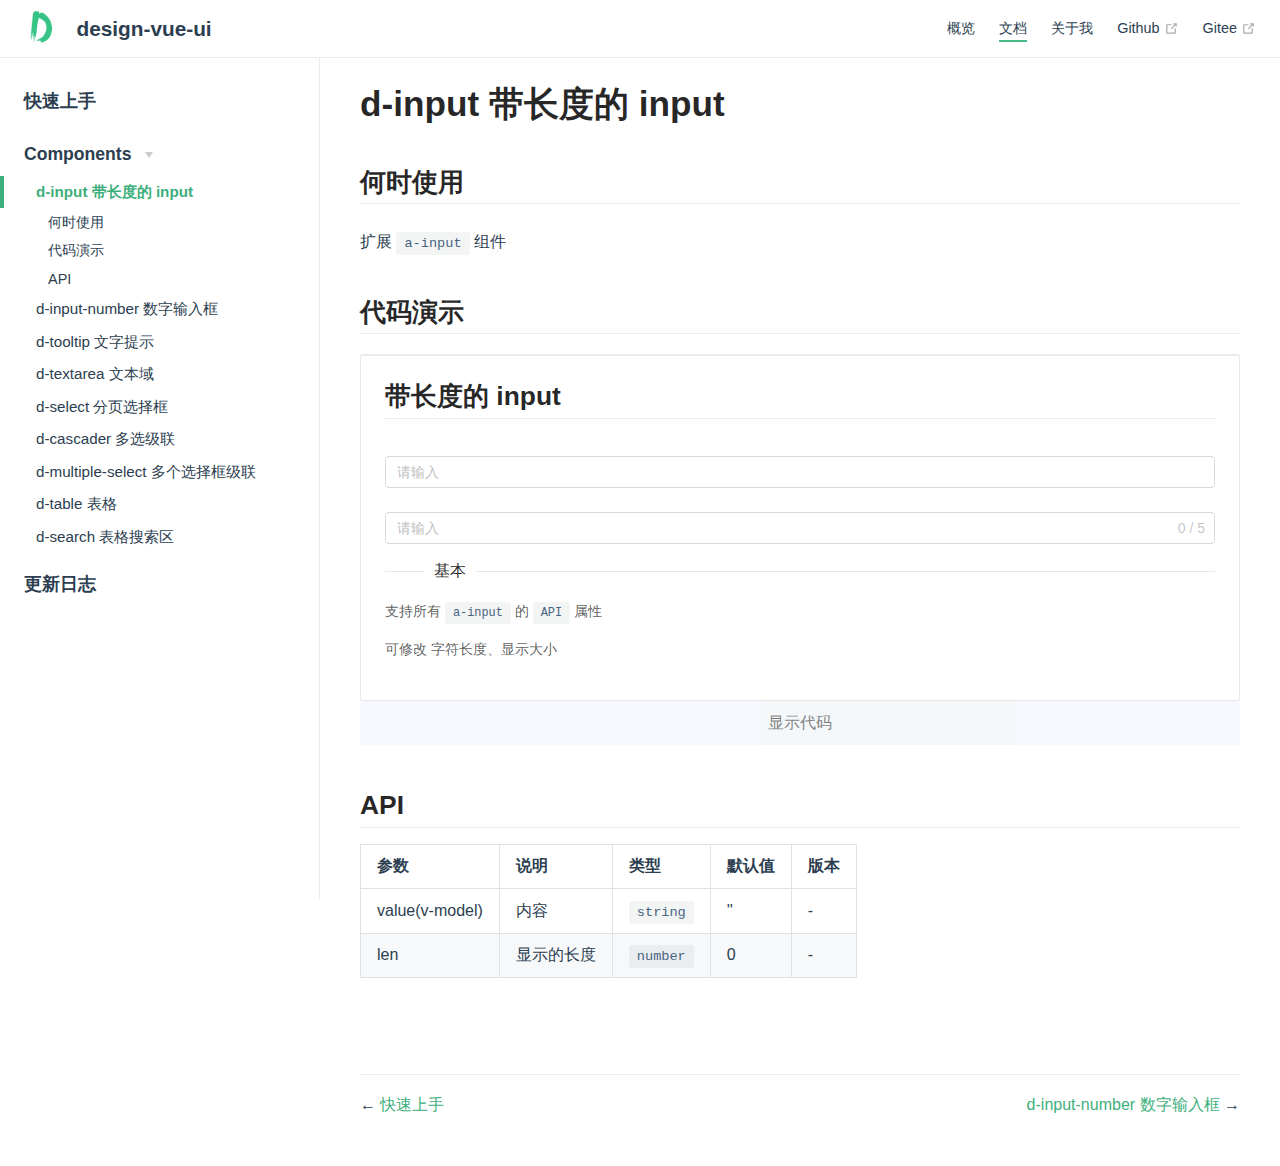
<file: design/input.html>
<!DOCTYPE html>
<html lang="en-US">
  <head>
    <meta charset="utf-8">
    <meta name="viewport" content="width=device-width,initial-scale=1">
    <title>d-input 带长度的 input | design-vue-ui</title>
    <meta name="generator" content="VuePress 1.9.10">
    <link rel="icon" href="/d.png">
    <meta name="description" content="基于ant框架">
    <meta name="keywords" content="designVueUi,antdesignvue,design-vue-ui">
    
    <link rel="preload" href="/assets/css/0.styles.6893f938.css" as="style"><link rel="preload" href="/assets/js/app.b1693ac4.js" as="script"><link rel="preload" href="/assets/js/3.47e1ff83.js" as="script"><link rel="preload" href="/assets/js/2.34f58a02.js" as="script"><link rel="preload" href="/assets/js/79.c3064032.js" as="script"><link rel="preload" href="/assets/js/31.e22247af.js" as="script"><link rel="preload" href="/assets/js/67.8f505856.js" as="script"><link rel="prefetch" href="/assets/js/1.e3bc4242.js"><link rel="prefetch" href="/assets/js/11.bc011b31.js"><link rel="prefetch" href="/assets/js/12.43411cc9.js"><link rel="prefetch" href="/assets/js/13.936b6324.js"><link rel="prefetch" href="/assets/js/14.70af38ee.js"><link rel="prefetch" href="/assets/js/15.107d2342.js"><link rel="prefetch" href="/assets/js/16.8bfb101d.js"><link rel="prefetch" href="/assets/js/17.82c5f41a.js"><link rel="prefetch" href="/assets/js/18.114640aa.js"><link rel="prefetch" href="/assets/js/19.2f493858.js"><link rel="prefetch" href="/assets/js/20.00a23ae1.js"><link rel="prefetch" href="/assets/js/21.cc8247a2.js"><link rel="prefetch" href="/assets/js/22.bfd5f30c.js"><link rel="prefetch" href="/assets/js/23.99b22bf5.js"><link rel="prefetch" href="/assets/js/24.91064728.js"><link rel="prefetch" href="/assets/js/25.a4fa43f0.js"><link rel="prefetch" href="/assets/js/26.f80a54d1.js"><link rel="prefetch" href="/assets/js/27.ac8a46c3.js"><link rel="prefetch" href="/assets/js/28.49cbc333.js"><link rel="prefetch" href="/assets/js/29.b4c362ec.js"><link rel="prefetch" href="/assets/js/30.07603162.js"><link rel="prefetch" href="/assets/js/32.8e1c18bb.js"><link rel="prefetch" href="/assets/js/33.c83b9090.js"><link rel="prefetch" href="/assets/js/34.041b6e8c.js"><link rel="prefetch" href="/assets/js/35.2634f8f5.js"><link rel="prefetch" href="/assets/js/36.005e0e60.js"><link rel="prefetch" href="/assets/js/37.2a788569.js"><link rel="prefetch" href="/assets/js/38.86773775.js"><link rel="prefetch" href="/assets/js/39.6cea051e.js"><link rel="prefetch" href="/assets/js/4.c07ecc9f.js"><link rel="prefetch" href="/assets/js/40.48419250.js"><link rel="prefetch" href="/assets/js/41.0542f241.js"><link rel="prefetch" href="/assets/js/42.02ced57c.js"><link rel="prefetch" href="/assets/js/43.c16e19dd.js"><link rel="prefetch" href="/assets/js/44.39423886.js"><link rel="prefetch" href="/assets/js/45.b310b28e.js"><link rel="prefetch" href="/assets/js/46.eba37505.js"><link rel="prefetch" href="/assets/js/47.c8c23852.js"><link rel="prefetch" href="/assets/js/48.72725c93.js"><link rel="prefetch" href="/assets/js/49.84c87acb.js"><link rel="prefetch" href="/assets/js/5.0d422e59.js"><link rel="prefetch" href="/assets/js/50.66751c5c.js"><link rel="prefetch" href="/assets/js/51.754b36b3.js"><link rel="prefetch" href="/assets/js/52.b3b871c7.js"><link rel="prefetch" href="/assets/js/53.e91beb3d.js"><link rel="prefetch" href="/assets/js/54.5f2cf708.js"><link rel="prefetch" href="/assets/js/55.5a28c54a.js"><link rel="prefetch" href="/assets/js/56.acad990d.js"><link rel="prefetch" href="/assets/js/57.7716b2de.js"><link rel="prefetch" href="/assets/js/58.9c661121.js"><link rel="prefetch" href="/assets/js/59.3835419a.js"><link rel="prefetch" href="/assets/js/6.ee525697.js"><link rel="prefetch" href="/assets/js/60.327953c5.js"><link rel="prefetch" href="/assets/js/61.005ffe9c.js"><link rel="prefetch" href="/assets/js/62.66d54093.js"><link rel="prefetch" href="/assets/js/63.d0620bd8.js"><link rel="prefetch" href="/assets/js/64.2017e28d.js"><link rel="prefetch" href="/assets/js/65.69e64169.js"><link rel="prefetch" href="/assets/js/66.58cf4afb.js"><link rel="prefetch" href="/assets/js/68.20d5c13e.js"><link rel="prefetch" href="/assets/js/69.d91302b4.js"><link rel="prefetch" href="/assets/js/7.d372ff0d.js"><link rel="prefetch" href="/assets/js/70.955df2dc.js"><link rel="prefetch" href="/assets/js/71.7e6565dc.js"><link rel="prefetch" href="/assets/js/72.bd48fe3e.js"><link rel="prefetch" href="/assets/js/73.83a47dcd.js"><link rel="prefetch" href="/assets/js/74.5a50587e.js"><link rel="prefetch" href="/assets/js/75.0aac6152.js"><link rel="prefetch" href="/assets/js/76.581e1c52.js"><link rel="prefetch" href="/assets/js/77.681408ea.js"><link rel="prefetch" href="/assets/js/78.e30e0d56.js"><link rel="prefetch" href="/assets/js/8.45f2b140.js"><link rel="prefetch" href="/assets/js/80.690afe23.js"><link rel="prefetch" href="/assets/js/81.1856faf5.js"><link rel="prefetch" href="/assets/js/82.759935bc.js"><link rel="prefetch" href="/assets/js/83.5b682ce3.js"><link rel="prefetch" href="/assets/js/84.9a71a153.js"><link rel="prefetch" href="/assets/js/85.9da184b2.js"><link rel="prefetch" href="/assets/js/86.fd1557c8.js"><link rel="prefetch" href="/assets/js/vendors~docsearch.f1f572f6.js">
    <link rel="stylesheet" href="/assets/css/0.styles.6893f938.css">
  </head>
  <body>
    <div id="app" data-server-rendered="true"><div class="theme-container"><header class="navbar"><div class="sidebar-button"><svg xmlns="http://www.w3.org/2000/svg" aria-hidden="true" role="img" viewBox="0 0 448 512" class="icon"><path fill="currentColor" d="M436 124H12c-6.627 0-12-5.373-12-12V80c0-6.627 5.373-12 12-12h424c6.627 0 12 5.373 12 12v32c0 6.627-5.373 12-12 12zm0 160H12c-6.627 0-12-5.373-12-12v-32c0-6.627 5.373-12 12-12h424c6.627 0 12 5.373 12 12v32c0 6.627-5.373 12-12 12zm0 160H12c-6.627 0-12-5.373-12-12v-32c0-6.627 5.373-12 12-12h424c6.627 0 12 5.373 12 12v32c0 6.627-5.373 12-12 12z"></path></svg></div> <a href="/" class="home-link router-link-active"><img src="/d.png" alt="design-vue-ui" class="logo"> <span class="site-name can-hide">design-vue-ui</span></a> <div class="links"><!----> <nav class="nav-links can-hide"><div class="nav-item"><a href="/" class="nav-link">
  概览
</a></div><div class="nav-item"><a href="/design/" class="nav-link router-link-active">
  文档
</a></div><div class="nav-item"><a href="/aboutMe.html" class="nav-link">
  关于我
</a></div><div class="nav-item"><a href="https://github.com/zhuzi001/design-vue-ui.git" target="_blank" rel="noopener noreferrer" class="nav-link external">
  Github
  <span><svg xmlns="http://www.w3.org/2000/svg" aria-hidden="true" focusable="false" x="0px" y="0px" viewBox="0 0 100 100" width="15" height="15" class="icon outbound"><path fill="currentColor" d="M18.8,85.1h56l0,0c2.2,0,4-1.8,4-4v-32h-8v28h-48v-48h28v-8h-32l0,0c-2.2,0-4,1.8-4,4v56C14.8,83.3,16.6,85.1,18.8,85.1z"></path> <polygon fill="currentColor" points="45.7,48.7 51.3,54.3 77.2,28.5 77.2,37.2 85.2,37.2 85.2,14.9 62.8,14.9 62.8,22.9 71.5,22.9"></polygon></svg> <span class="sr-only">(opens new window)</span></span></a></div><div class="nav-item"><a href="https://gitee.com/zhu_xin/design-vue-ui.git" target="_blank" rel="noopener noreferrer" class="nav-link external">
  Gitee
  <span><svg xmlns="http://www.w3.org/2000/svg" aria-hidden="true" focusable="false" x="0px" y="0px" viewBox="0 0 100 100" width="15" height="15" class="icon outbound"><path fill="currentColor" d="M18.8,85.1h56l0,0c2.2,0,4-1.8,4-4v-32h-8v28h-48v-48h28v-8h-32l0,0c-2.2,0-4,1.8-4,4v56C14.8,83.3,16.6,85.1,18.8,85.1z"></path> <polygon fill="currentColor" points="45.7,48.7 51.3,54.3 77.2,28.5 77.2,37.2 85.2,37.2 85.2,14.9 62.8,14.9 62.8,22.9 71.5,22.9"></polygon></svg> <span class="sr-only">(opens new window)</span></span></a></div> <!----></nav></div></header> <div class="sidebar-mask"></div> <aside class="sidebar"><nav class="nav-links"><div class="nav-item"><a href="/" class="nav-link">
  概览
</a></div><div class="nav-item"><a href="/design/" class="nav-link router-link-active">
  文档
</a></div><div class="nav-item"><a href="/aboutMe.html" class="nav-link">
  关于我
</a></div><div class="nav-item"><a href="https://github.com/zhuzi001/design-vue-ui.git" target="_blank" rel="noopener noreferrer" class="nav-link external">
  Github
  <span><svg xmlns="http://www.w3.org/2000/svg" aria-hidden="true" focusable="false" x="0px" y="0px" viewBox="0 0 100 100" width="15" height="15" class="icon outbound"><path fill="currentColor" d="M18.8,85.1h56l0,0c2.2,0,4-1.8,4-4v-32h-8v28h-48v-48h28v-8h-32l0,0c-2.2,0-4,1.8-4,4v56C14.8,83.3,16.6,85.1,18.8,85.1z"></path> <polygon fill="currentColor" points="45.7,48.7 51.3,54.3 77.2,28.5 77.2,37.2 85.2,37.2 85.2,14.9 62.8,14.9 62.8,22.9 71.5,22.9"></polygon></svg> <span class="sr-only">(opens new window)</span></span></a></div><div class="nav-item"><a href="https://gitee.com/zhu_xin/design-vue-ui.git" target="_blank" rel="noopener noreferrer" class="nav-link external">
  Gitee
  <span><svg xmlns="http://www.w3.org/2000/svg" aria-hidden="true" focusable="false" x="0px" y="0px" viewBox="0 0 100 100" width="15" height="15" class="icon outbound"><path fill="currentColor" d="M18.8,85.1h56l0,0c2.2,0,4-1.8,4-4v-32h-8v28h-48v-48h28v-8h-32l0,0c-2.2,0-4,1.8-4,4v56C14.8,83.3,16.6,85.1,18.8,85.1z"></path> <polygon fill="currentColor" points="45.7,48.7 51.3,54.3 77.2,28.5 77.2,37.2 85.2,37.2 85.2,14.9 62.8,14.9 62.8,22.9 71.5,22.9"></polygon></svg> <span class="sr-only">(opens new window)</span></span></a></div> <!----></nav>  <ul class="sidebar-links"><li><a href="/design/" aria-current="page" class="sidebar-link">快速上手</a></li><li><section class="sidebar-group collapsable depth-0"><p class="sidebar-heading open"><span>Components</span> <span class="arrow down"></span></p> <ul class="sidebar-links sidebar-group-items"><li><a href="/design/input.html" aria-current="page" class="active sidebar-link">d-input 带长度的 input</a><ul class="sidebar-sub-headers"><li class="sidebar-sub-header"><a href="/design/input.html#何时使用" class="sidebar-link">何时使用</a></li><li class="sidebar-sub-header"><a href="/design/input.html#代码演示" class="sidebar-link">代码演示</a></li><li class="sidebar-sub-header"><a href="/design/input.html#api" class="sidebar-link">API</a></li></ul></li><li><a href="/design/input-number.html" class="sidebar-link">d-input-number 数字输入框</a></li><li><a href="/design/tooltip.html" class="sidebar-link">d-tooltip 文字提示</a></li><li><a href="/design/textarea.html" class="sidebar-link">d-textarea 文本域</a></li><li><a href="/design/select.html" class="sidebar-link">d-select 分页选择框</a></li><li><a href="/design/cascader.html" class="sidebar-link">d-cascader 多选级联</a></li><li><a href="/design/multiple-select.html" class="sidebar-link">d-multiple-select 多个选择框级联</a></li><li><a href="/design/table.html" class="sidebar-link">d-table 表格</a></li><li><a href="/design/search.html" class="sidebar-link">d-search 表格搜索区</a></li></ul></section></li><li><a href="/design/update.html" class="sidebar-link">更新日志</a></li></ul> </aside> <main class="page"> <div class="theme-default-content content__default"><h1 id="d-input-带长度的-input"><a href="#d-input-带长度的-input" class="header-anchor">#</a> d-input 带长度的 input</h1> <h2 id="何时使用"><a href="#何时使用" class="header-anchor">#</a> 何时使用</h2> <br> <p>扩展 <code>a-input</code> 组件</p> <h2 id="代码演示"><a href="#代码演示" class="header-anchor">#</a> 代码演示</h2> <div class="tag_contain" data-v-26de66a9><a-card class="box-card" data-v-26de66a9><div class="text item" data-v-26de66a9><div class="xm-main"><a-space direction="vertical" size="24" style="width:100%;"><h2>带长度的 input</h2> <d-input placeholder="请输入"></d-input> <d-input placeholder="请输入" len="5"></d-input></a-space></div></div> <a-divider orientation="left" data-v-26de66a9>
      基本
    </a-divider> <p data-v-26de66a9>支持所有 <code data-v-26de66a9>a-input</code> 的 <code data-v-26de66a9>API</code> 属性</p> <p data-v-26de66a9>可修改 字符长度、显示大小</p></a-card> <div class="sourceCode" data-v-26de66a9><div class="control" data-v-26de66a9>
      显示代码
    </div> <div class="code-main" data-v-26de66a9><div class="language-vue line-numbers-mode" data-v-26de66a9><pre class="language-vue" data-v-26de66a9><code data-v-26de66a9><span class="token tag" data-v-26de66a9><span class="token tag" data-v-26de66a9><span class="token punctuation" data-v-26de66a9>&lt;</span>template</span><span class="token punctuation" data-v-26de66a9>&gt;</span></span>
  <span class="token tag" data-v-26de66a9><span class="token tag" data-v-26de66a9><span class="token punctuation" data-v-26de66a9>&lt;</span>div</span> <span class="token attr-name" data-v-26de66a9>class</span><span class="token attr-value" data-v-26de66a9><span class="token punctuation attr-equals" data-v-26de66a9>=</span><span class="token punctuation" data-v-26de66a9>&quot;</span>xm-main<span class="token punctuation" data-v-26de66a9>&quot;</span></span><span class="token punctuation" data-v-26de66a9>&gt;</span></span>
    <span class="token tag" data-v-26de66a9><span class="token tag" data-v-26de66a9><span class="token punctuation" data-v-26de66a9>&lt;</span>a-space</span> <span class="token attr-name" data-v-26de66a9>direction</span><span class="token attr-value" data-v-26de66a9><span class="token punctuation attr-equals" data-v-26de66a9>=</span><span class="token punctuation" data-v-26de66a9>&quot;</span>vertical<span class="token punctuation" data-v-26de66a9>&quot;</span></span> <span class="token special-attr" data-v-26de66a9><span class="token attr-name" data-v-26de66a9>style</span><span class="token attr-value" data-v-26de66a9><span class="token punctuation attr-equals" data-v-26de66a9>=</span><span class="token punctuation" data-v-26de66a9>&quot;</span><span class="token value css language-css" data-v-26de66a9><span class="token property" data-v-26de66a9>width</span><span class="token punctuation" data-v-26de66a9>:</span> 100%</span><span class="token punctuation" data-v-26de66a9>&quot;</span></span></span> <span class="token attr-name" data-v-26de66a9>:size</span><span class="token attr-value" data-v-26de66a9><span class="token punctuation attr-equals" data-v-26de66a9>=</span><span class="token punctuation" data-v-26de66a9>&quot;</span>24<span class="token punctuation" data-v-26de66a9>&quot;</span></span><span class="token punctuation" data-v-26de66a9>&gt;</span></span>
      <span class="token tag" data-v-26de66a9><span class="token tag" data-v-26de66a9><span class="token punctuation" data-v-26de66a9>&lt;</span>h2</span><span class="token punctuation" data-v-26de66a9>&gt;</span></span>带长度的 input<span class="token tag" data-v-26de66a9><span class="token tag" data-v-26de66a9><span class="token punctuation" data-v-26de66a9>&lt;/</span>h2</span><span class="token punctuation" data-v-26de66a9>&gt;</span></span>
      <span class="token tag" data-v-26de66a9><span class="token tag" data-v-26de66a9><span class="token punctuation" data-v-26de66a9>&lt;</span>d-input</span> <span class="token attr-name" data-v-26de66a9>v-model</span><span class="token attr-value" data-v-26de66a9><span class="token punctuation attr-equals" data-v-26de66a9>=</span><span class="token punctuation" data-v-26de66a9>&quot;</span>form.textValue<span class="token punctuation" data-v-26de66a9>&quot;</span></span> <span class="token attr-name" data-v-26de66a9>placeholder</span><span class="token attr-value" data-v-26de66a9><span class="token punctuation attr-equals" data-v-26de66a9>=</span><span class="token punctuation" data-v-26de66a9>&quot;</span>请输入<span class="token punctuation" data-v-26de66a9>&quot;</span></span><span class="token punctuation" data-v-26de66a9>&gt;</span></span> <span class="token tag" data-v-26de66a9><span class="token tag" data-v-26de66a9><span class="token punctuation" data-v-26de66a9>&lt;/</span>d-input</span><span class="token punctuation" data-v-26de66a9>&gt;</span></span>
      <span class="token tag" data-v-26de66a9><span class="token tag" data-v-26de66a9><span class="token punctuation" data-v-26de66a9>&lt;</span>d-input</span> <span class="token attr-name" data-v-26de66a9>v-model</span><span class="token attr-value" data-v-26de66a9><span class="token punctuation attr-equals" data-v-26de66a9>=</span><span class="token punctuation" data-v-26de66a9>&quot;</span>form.textValue1<span class="token punctuation" data-v-26de66a9>&quot;</span></span> <span class="token attr-name" data-v-26de66a9>placeholder</span><span class="token attr-value" data-v-26de66a9><span class="token punctuation attr-equals" data-v-26de66a9>=</span><span class="token punctuation" data-v-26de66a9>&quot;</span>请输入<span class="token punctuation" data-v-26de66a9>&quot;</span></span> <span class="token attr-name" data-v-26de66a9>:len</span><span class="token attr-value" data-v-26de66a9><span class="token punctuation attr-equals" data-v-26de66a9>=</span><span class="token punctuation" data-v-26de66a9>&quot;</span>5<span class="token punctuation" data-v-26de66a9>&quot;</span></span><span class="token punctuation" data-v-26de66a9>&gt;</span></span> <span class="token tag" data-v-26de66a9><span class="token tag" data-v-26de66a9><span class="token punctuation" data-v-26de66a9>&lt;/</span>d-input</span><span class="token punctuation" data-v-26de66a9>&gt;</span></span>
    <span class="token tag" data-v-26de66a9><span class="token tag" data-v-26de66a9><span class="token punctuation" data-v-26de66a9>&lt;/</span>a-space</span><span class="token punctuation" data-v-26de66a9>&gt;</span></span>
  <span class="token tag" data-v-26de66a9><span class="token tag" data-v-26de66a9><span class="token punctuation" data-v-26de66a9>&lt;/</span>div</span><span class="token punctuation" data-v-26de66a9>&gt;</span></span>
<span class="token tag" data-v-26de66a9><span class="token tag" data-v-26de66a9><span class="token punctuation" data-v-26de66a9>&lt;/</span>template</span><span class="token punctuation" data-v-26de66a9>&gt;</span></span>
<span class="token tag" data-v-26de66a9><span class="token tag" data-v-26de66a9><span class="token punctuation" data-v-26de66a9>&lt;</span>script</span><span class="token punctuation" data-v-26de66a9>&gt;</span></span><span class="token script" data-v-26de66a9><span class="token language-javascript" data-v-26de66a9>
<span class="token keyword" data-v-26de66a9>export</span> <span class="token keyword" data-v-26de66a9>default</span> <span class="token punctuation" data-v-26de66a9>{</span>
  <span class="token function" data-v-26de66a9>data</span> <span class="token punctuation" data-v-26de66a9>(</span><span class="token punctuation" data-v-26de66a9>)</span> <span class="token punctuation" data-v-26de66a9>{</span>
    <span class="token keyword" data-v-26de66a9>return</span> <span class="token punctuation" data-v-26de66a9>{</span>
      <span class="token literal-property property" data-v-26de66a9>form</span><span class="token operator" data-v-26de66a9>:</span> <span class="token punctuation" data-v-26de66a9>{</span>
        <span class="token literal-property property" data-v-26de66a9>textValue</span><span class="token operator" data-v-26de66a9>:</span> <span class="token string" data-v-26de66a9>''</span><span class="token punctuation" data-v-26de66a9>,</span>
        <span class="token literal-property property" data-v-26de66a9>textValue1</span><span class="token operator" data-v-26de66a9>:</span> <span class="token string" data-v-26de66a9>''</span><span class="token punctuation" data-v-26de66a9>,</span>
        <span class="token literal-property property" data-v-26de66a9>textValue2</span><span class="token operator" data-v-26de66a9>:</span> <span class="token string" data-v-26de66a9>''</span>
      <span class="token punctuation" data-v-26de66a9>}</span>
    <span class="token punctuation" data-v-26de66a9>}</span>
  <span class="token punctuation" data-v-26de66a9>}</span>
<span class="token punctuation" data-v-26de66a9>}</span>
</span></span><span class="token tag" data-v-26de66a9><span class="token tag" data-v-26de66a9><span class="token punctuation" data-v-26de66a9>&lt;/</span>script</span><span class="token punctuation" data-v-26de66a9>&gt;</span></span>
</code></pre> <div class="line-numbers-wrapper" data-v-26de66a9><span class="line-number" data-v-26de66a9>1</span><br data-v-26de66a9><span class="line-number" data-v-26de66a9>2</span><br data-v-26de66a9><span class="line-number" data-v-26de66a9>3</span><br data-v-26de66a9><span class="line-number" data-v-26de66a9>4</span><br data-v-26de66a9><span class="line-number" data-v-26de66a9>5</span><br data-v-26de66a9><span class="line-number" data-v-26de66a9>6</span><br data-v-26de66a9><span class="line-number" data-v-26de66a9>7</span><br data-v-26de66a9><span class="line-number" data-v-26de66a9>8</span><br data-v-26de66a9><span class="line-number" data-v-26de66a9>9</span><br data-v-26de66a9><span class="line-number" data-v-26de66a9>10</span><br data-v-26de66a9><span class="line-number" data-v-26de66a9>11</span><br data-v-26de66a9><span class="line-number" data-v-26de66a9>12</span><br data-v-26de66a9><span class="line-number" data-v-26de66a9>13</span><br data-v-26de66a9><span class="line-number" data-v-26de66a9>14</span><br data-v-26de66a9><span class="line-number" data-v-26de66a9>15</span><br data-v-26de66a9><span class="line-number" data-v-26de66a9>16</span><br data-v-26de66a9><span class="line-number" data-v-26de66a9>17</span><br data-v-26de66a9><span class="line-number" data-v-26de66a9>18</span><br data-v-26de66a9><span class="line-number" data-v-26de66a9>19</span><br data-v-26de66a9><span class="line-number" data-v-26de66a9>20</span><br data-v-26de66a9><span class="line-number" data-v-26de66a9>21</span><br data-v-26de66a9><span class="line-number" data-v-26de66a9>22</span><br data-v-26de66a9></div></div></div></div> <div class="control" data-v-26de66a9>
    显示代码
  </div></div> <h2 id="api"><a href="#api" class="header-anchor">#</a> API</h2> <table><thead><tr><th>参数</th> <th>说明</th> <th>类型</th> <th>默认值</th> <th>版本</th></tr></thead> <tbody><tr><td>value(v-model)</td> <td>内容</td> <td><code>string</code></td> <td>''</td> <td>-</td></tr> <tr><td>len</td> <td>显示的长度</td> <td><code>number</code></td> <td>0</td> <td>-</td></tr></tbody></table></div> <footer class="page-edit"><!----> <!----></footer> <div class="page-nav"><p class="inner"><span class="prev">
      ←
      <a href="/design/" class="prev router-link-active">
        快速上手
      </a></span> <span class="next"><a href="/design/input-number.html">
        d-input-number 数字输入框
      </a>
      →
    </span></p></div> </main></div><div class="global-ui"></div></div>
    <script src="/assets/js/app.b1693ac4.js" defer></script><script src="/assets/js/3.47e1ff83.js" defer></script><script src="/assets/js/2.34f58a02.js" defer></script><script src="/assets/js/79.c3064032.js" defer></script><script src="/assets/js/31.e22247af.js" defer></script><script src="/assets/js/67.8f505856.js" defer></script>
  </body>
</html>
</file>
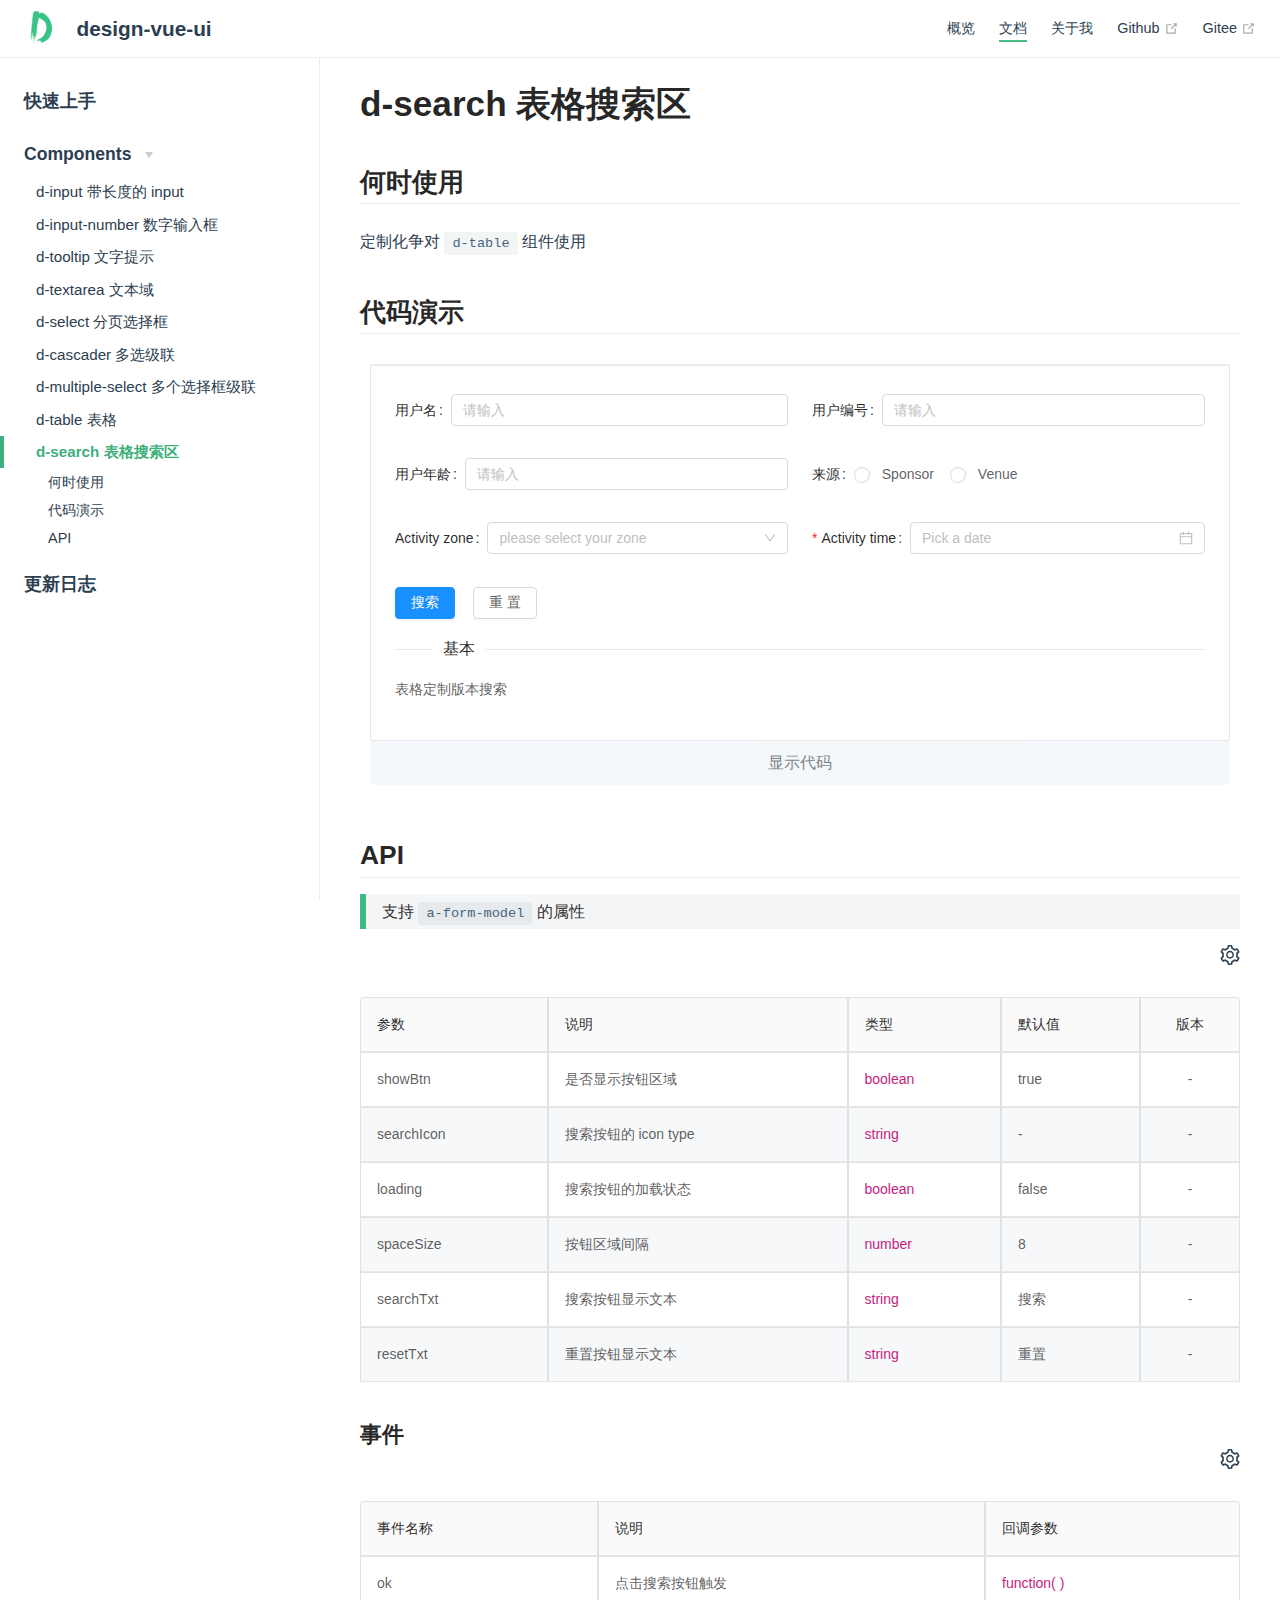
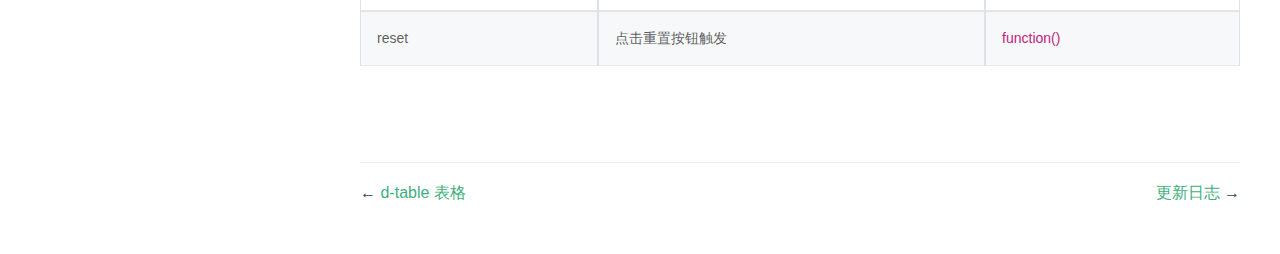
<file: design/search.html>
<!DOCTYPE html>
<html lang="en-US">
  <head>
    <meta charset="utf-8">
    <meta name="viewport" content="width=device-width,initial-scale=1">
    <title>d-search 表格搜索区 | design-vue-ui</title>
    <meta name="generator" content="VuePress 1.9.10">
    <link rel="icon" href="/d.png">
    <meta name="description" content="基于ant框架">
    <meta name="keywords" content="designVueUi,antdesignvue,design-vue-ui">
    
    <link rel="preload" href="/assets/css/0.styles.6893f938.css" as="style"><link rel="preload" href="/assets/js/app.b1693ac4.js" as="script"><link rel="preload" href="/assets/js/3.47e1ff83.js" as="script"><link rel="preload" href="/assets/js/2.34f58a02.js" as="script"><link rel="preload" href="/assets/js/81.1856faf5.js" as="script"><link rel="preload" href="/assets/js/24.91064728.js" as="script"><link rel="preload" href="/assets/js/31.e22247af.js" as="script"><link rel="preload" href="/assets/js/68.20d5c13e.js" as="script"><link rel="preload" href="/assets/js/43.c16e19dd.js" as="script"><link rel="preload" href="/assets/js/42.02ced57c.js" as="script"><link rel="prefetch" href="/assets/js/1.e3bc4242.js"><link rel="prefetch" href="/assets/js/11.bc011b31.js"><link rel="prefetch" href="/assets/js/12.43411cc9.js"><link rel="prefetch" href="/assets/js/13.936b6324.js"><link rel="prefetch" href="/assets/js/14.70af38ee.js"><link rel="prefetch" href="/assets/js/15.107d2342.js"><link rel="prefetch" href="/assets/js/16.8bfb101d.js"><link rel="prefetch" href="/assets/js/17.82c5f41a.js"><link rel="prefetch" href="/assets/js/18.114640aa.js"><link rel="prefetch" href="/assets/js/19.2f493858.js"><link rel="prefetch" href="/assets/js/20.00a23ae1.js"><link rel="prefetch" href="/assets/js/21.cc8247a2.js"><link rel="prefetch" href="/assets/js/22.bfd5f30c.js"><link rel="prefetch" href="/assets/js/23.99b22bf5.js"><link rel="prefetch" href="/assets/js/25.a4fa43f0.js"><link rel="prefetch" href="/assets/js/26.f80a54d1.js"><link rel="prefetch" href="/assets/js/27.ac8a46c3.js"><link rel="prefetch" href="/assets/js/28.49cbc333.js"><link rel="prefetch" href="/assets/js/29.b4c362ec.js"><link rel="prefetch" href="/assets/js/30.07603162.js"><link rel="prefetch" href="/assets/js/32.8e1c18bb.js"><link rel="prefetch" href="/assets/js/33.c83b9090.js"><link rel="prefetch" href="/assets/js/34.041b6e8c.js"><link rel="prefetch" href="/assets/js/35.2634f8f5.js"><link rel="prefetch" href="/assets/js/36.005e0e60.js"><link rel="prefetch" href="/assets/js/37.2a788569.js"><link rel="prefetch" href="/assets/js/38.86773775.js"><link rel="prefetch" href="/assets/js/39.6cea051e.js"><link rel="prefetch" href="/assets/js/4.c07ecc9f.js"><link rel="prefetch" href="/assets/js/40.48419250.js"><link rel="prefetch" href="/assets/js/41.0542f241.js"><link rel="prefetch" href="/assets/js/44.39423886.js"><link rel="prefetch" href="/assets/js/45.b310b28e.js"><link rel="prefetch" href="/assets/js/46.eba37505.js"><link rel="prefetch" href="/assets/js/47.c8c23852.js"><link rel="prefetch" href="/assets/js/48.72725c93.js"><link rel="prefetch" href="/assets/js/49.84c87acb.js"><link rel="prefetch" href="/assets/js/5.0d422e59.js"><link rel="prefetch" href="/assets/js/50.66751c5c.js"><link rel="prefetch" href="/assets/js/51.754b36b3.js"><link rel="prefetch" href="/assets/js/52.b3b871c7.js"><link rel="prefetch" href="/assets/js/53.e91beb3d.js"><link rel="prefetch" href="/assets/js/54.5f2cf708.js"><link rel="prefetch" href="/assets/js/55.5a28c54a.js"><link rel="prefetch" href="/assets/js/56.acad990d.js"><link rel="prefetch" href="/assets/js/57.7716b2de.js"><link rel="prefetch" href="/assets/js/58.9c661121.js"><link rel="prefetch" href="/assets/js/59.3835419a.js"><link rel="prefetch" href="/assets/js/6.ee525697.js"><link rel="prefetch" href="/assets/js/60.327953c5.js"><link rel="prefetch" href="/assets/js/61.005ffe9c.js"><link rel="prefetch" href="/assets/js/62.66d54093.js"><link rel="prefetch" href="/assets/js/63.d0620bd8.js"><link rel="prefetch" href="/assets/js/64.2017e28d.js"><link rel="prefetch" href="/assets/js/65.69e64169.js"><link rel="prefetch" href="/assets/js/66.58cf4afb.js"><link rel="prefetch" href="/assets/js/67.8f505856.js"><link rel="prefetch" href="/assets/js/69.d91302b4.js"><link rel="prefetch" href="/assets/js/7.d372ff0d.js"><link rel="prefetch" href="/assets/js/70.955df2dc.js"><link rel="prefetch" href="/assets/js/71.7e6565dc.js"><link rel="prefetch" href="/assets/js/72.bd48fe3e.js"><link rel="prefetch" href="/assets/js/73.83a47dcd.js"><link rel="prefetch" href="/assets/js/74.5a50587e.js"><link rel="prefetch" href="/assets/js/75.0aac6152.js"><link rel="prefetch" href="/assets/js/76.581e1c52.js"><link rel="prefetch" href="/assets/js/77.681408ea.js"><link rel="prefetch" href="/assets/js/78.e30e0d56.js"><link rel="prefetch" href="/assets/js/79.c3064032.js"><link rel="prefetch" href="/assets/js/8.45f2b140.js"><link rel="prefetch" href="/assets/js/80.690afe23.js"><link rel="prefetch" href="/assets/js/82.759935bc.js"><link rel="prefetch" href="/assets/js/83.5b682ce3.js"><link rel="prefetch" href="/assets/js/84.9a71a153.js"><link rel="prefetch" href="/assets/js/85.9da184b2.js"><link rel="prefetch" href="/assets/js/86.fd1557c8.js"><link rel="prefetch" href="/assets/js/vendors~docsearch.f1f572f6.js">
    <link rel="stylesheet" href="/assets/css/0.styles.6893f938.css">
  </head>
  <body>
    <div id="app" data-server-rendered="true"><div class="theme-container"><header class="navbar"><div class="sidebar-button"><svg xmlns="http://www.w3.org/2000/svg" aria-hidden="true" role="img" viewBox="0 0 448 512" class="icon"><path fill="currentColor" d="M436 124H12c-6.627 0-12-5.373-12-12V80c0-6.627 5.373-12 12-12h424c6.627 0 12 5.373 12 12v32c0 6.627-5.373 12-12 12zm0 160H12c-6.627 0-12-5.373-12-12v-32c0-6.627 5.373-12 12-12h424c6.627 0 12 5.373 12 12v32c0 6.627-5.373 12-12 12zm0 160H12c-6.627 0-12-5.373-12-12v-32c0-6.627 5.373-12 12-12h424c6.627 0 12 5.373 12 12v32c0 6.627-5.373 12-12 12z"></path></svg></div> <a href="/" class="home-link router-link-active"><img src="/d.png" alt="design-vue-ui" class="logo"> <span class="site-name can-hide">design-vue-ui</span></a> <div class="links"><!----> <nav class="nav-links can-hide"><div class="nav-item"><a href="/" class="nav-link">
  概览
</a></div><div class="nav-item"><a href="/design/" class="nav-link router-link-active">
  文档
</a></div><div class="nav-item"><a href="/aboutMe.html" class="nav-link">
  关于我
</a></div><div class="nav-item"><a href="https://github.com/zhuzi001/design-vue-ui.git" target="_blank" rel="noopener noreferrer" class="nav-link external">
  Github
  <span><svg xmlns="http://www.w3.org/2000/svg" aria-hidden="true" focusable="false" x="0px" y="0px" viewBox="0 0 100 100" width="15" height="15" class="icon outbound"><path fill="currentColor" d="M18.8,85.1h56l0,0c2.2,0,4-1.8,4-4v-32h-8v28h-48v-48h28v-8h-32l0,0c-2.2,0-4,1.8-4,4v56C14.8,83.3,16.6,85.1,18.8,85.1z"></path> <polygon fill="currentColor" points="45.7,48.7 51.3,54.3 77.2,28.5 77.2,37.2 85.2,37.2 85.2,14.9 62.8,14.9 62.8,22.9 71.5,22.9"></polygon></svg> <span class="sr-only">(opens new window)</span></span></a></div><div class="nav-item"><a href="https://gitee.com/zhu_xin/design-vue-ui.git" target="_blank" rel="noopener noreferrer" class="nav-link external">
  Gitee
  <span><svg xmlns="http://www.w3.org/2000/svg" aria-hidden="true" focusable="false" x="0px" y="0px" viewBox="0 0 100 100" width="15" height="15" class="icon outbound"><path fill="currentColor" d="M18.8,85.1h56l0,0c2.2,0,4-1.8,4-4v-32h-8v28h-48v-48h28v-8h-32l0,0c-2.2,0-4,1.8-4,4v56C14.8,83.3,16.6,85.1,18.8,85.1z"></path> <polygon fill="currentColor" points="45.7,48.7 51.3,54.3 77.2,28.5 77.2,37.2 85.2,37.2 85.2,14.9 62.8,14.9 62.8,22.9 71.5,22.9"></polygon></svg> <span class="sr-only">(opens new window)</span></span></a></div> <!----></nav></div></header> <div class="sidebar-mask"></div> <aside class="sidebar"><nav class="nav-links"><div class="nav-item"><a href="/" class="nav-link">
  概览
</a></div><div class="nav-item"><a href="/design/" class="nav-link router-link-active">
  文档
</a></div><div class="nav-item"><a href="/aboutMe.html" class="nav-link">
  关于我
</a></div><div class="nav-item"><a href="https://github.com/zhuzi001/design-vue-ui.git" target="_blank" rel="noopener noreferrer" class="nav-link external">
  Github
  <span><svg xmlns="http://www.w3.org/2000/svg" aria-hidden="true" focusable="false" x="0px" y="0px" viewBox="0 0 100 100" width="15" height="15" class="icon outbound"><path fill="currentColor" d="M18.8,85.1h56l0,0c2.2,0,4-1.8,4-4v-32h-8v28h-48v-48h28v-8h-32l0,0c-2.2,0-4,1.8-4,4v56C14.8,83.3,16.6,85.1,18.8,85.1z"></path> <polygon fill="currentColor" points="45.7,48.7 51.3,54.3 77.2,28.5 77.2,37.2 85.2,37.2 85.2,14.9 62.8,14.9 62.8,22.9 71.5,22.9"></polygon></svg> <span class="sr-only">(opens new window)</span></span></a></div><div class="nav-item"><a href="https://gitee.com/zhu_xin/design-vue-ui.git" target="_blank" rel="noopener noreferrer" class="nav-link external">
  Gitee
  <span><svg xmlns="http://www.w3.org/2000/svg" aria-hidden="true" focusable="false" x="0px" y="0px" viewBox="0 0 100 100" width="15" height="15" class="icon outbound"><path fill="currentColor" d="M18.8,85.1h56l0,0c2.2,0,4-1.8,4-4v-32h-8v28h-48v-48h28v-8h-32l0,0c-2.2,0-4,1.8-4,4v56C14.8,83.3,16.6,85.1,18.8,85.1z"></path> <polygon fill="currentColor" points="45.7,48.7 51.3,54.3 77.2,28.5 77.2,37.2 85.2,37.2 85.2,14.9 62.8,14.9 62.8,22.9 71.5,22.9"></polygon></svg> <span class="sr-only">(opens new window)</span></span></a></div> <!----></nav>  <ul class="sidebar-links"><li><a href="/design/" aria-current="page" class="sidebar-link">快速上手</a></li><li><section class="sidebar-group collapsable depth-0"><p class="sidebar-heading open"><span>Components</span> <span class="arrow down"></span></p> <ul class="sidebar-links sidebar-group-items"><li><a href="/design/input.html" class="sidebar-link">d-input 带长度的 input</a></li><li><a href="/design/input-number.html" class="sidebar-link">d-input-number 数字输入框</a></li><li><a href="/design/tooltip.html" class="sidebar-link">d-tooltip 文字提示</a></li><li><a href="/design/textarea.html" class="sidebar-link">d-textarea 文本域</a></li><li><a href="/design/select.html" class="sidebar-link">d-select 分页选择框</a></li><li><a href="/design/cascader.html" class="sidebar-link">d-cascader 多选级联</a></li><li><a href="/design/multiple-select.html" class="sidebar-link">d-multiple-select 多个选择框级联</a></li><li><a href="/design/table.html" class="sidebar-link">d-table 表格</a></li><li><a href="/design/search.html" aria-current="page" class="active sidebar-link">d-search 表格搜索区</a><ul class="sidebar-sub-headers"><li class="sidebar-sub-header"><a href="/design/search.html#何时使用" class="sidebar-link">何时使用</a></li><li class="sidebar-sub-header"><a href="/design/search.html#代码演示" class="sidebar-link">代码演示</a></li><li class="sidebar-sub-header"><a href="/design/search.html#api" class="sidebar-link">API</a></li></ul></li></ul></section></li><li><a href="/design/update.html" class="sidebar-link">更新日志</a></li></ul> </aside> <main class="page"> <div class="theme-default-content content__default"><h1 id="d-search-表格搜索区"><a href="#d-search-表格搜索区" class="header-anchor">#</a> d-search 表格搜索区</h1> <h2 id="何时使用"><a href="#何时使用" class="header-anchor">#</a> 何时使用</h2> <br> <p>定制化争对 <code>d-table</code> 组件使用</p> <h2 id="代码演示"><a href="#代码演示" class="header-anchor">#</a> 代码演示</h2> <div class="container"><div class="tag_contain" data-v-26de66a9><a-card class="box-card" data-v-26de66a9><div class="text item" data-v-26de66a9><d-search model="[object Object]"><a-form-model-item label="用户名"><a-input placeholder="请输入"></a-input></a-form-model-item> <a-form-model-item label="用户编号"><a-input placeholder="请输入"></a-input></a-form-model-item> <a-form-model-item label="用户年龄"><a-input placeholder="请输入"></a-input></a-form-model-item> <a-form-model-item label="来源"><a-radio-group><a-radio value="1">
        Sponsor
      </a-radio> <a-radio value="2">
        Venue
      </a-radio></a-radio-group></a-form-model-item> <a-form-model-item label="Activity zone" prop="region"><a-select placeholder="please select your zone"><a-select-option value="shanghai">
        Zone one
      </a-select-option> <a-select-option value="beijing">
        Zone two
      </a-select-option></a-select></a-form-model-item> <a-form-model-item label="Activity time" required="required" prop="date1"><a-date-picker show-time="" type="date" placeholder="Pick a date" style="width:100%;"></a-date-picker></a-form-model-item></d-search></div> <a-divider orientation="left" data-v-26de66a9>
      基本
    </a-divider> <p data-v-26de66a9>表格定制版本搜索</p></a-card> <div class="sourceCode" data-v-26de66a9><div class="control" data-v-26de66a9>
      显示代码
    </div> <div class="code-main" data-v-26de66a9><div class="language-vue line-numbers-mode" data-v-26de66a9><pre class="language-vue" data-v-26de66a9><code data-v-26de66a9><span class="token tag" data-v-26de66a9><span class="token tag" data-v-26de66a9><span class="token punctuation" data-v-26de66a9>&lt;</span>template</span><span class="token punctuation" data-v-26de66a9>&gt;</span></span>
  <span class="token tag" data-v-26de66a9><span class="token tag" data-v-26de66a9><span class="token punctuation" data-v-26de66a9>&lt;</span>d-search</span> <span class="token attr-name" data-v-26de66a9>:model</span><span class="token attr-value" data-v-26de66a9><span class="token punctuation attr-equals" data-v-26de66a9>=</span><span class="token punctuation" data-v-26de66a9>&quot;</span>formInline<span class="token punctuation" data-v-26de66a9>&quot;</span></span><span class="token punctuation" data-v-26de66a9>&gt;</span></span>
    <span class="token tag" data-v-26de66a9><span class="token tag" data-v-26de66a9><span class="token punctuation" data-v-26de66a9>&lt;</span>a-form-model-item</span> <span class="token attr-name" data-v-26de66a9>label</span><span class="token attr-value" data-v-26de66a9><span class="token punctuation attr-equals" data-v-26de66a9>=</span><span class="token punctuation" data-v-26de66a9>&quot;</span>用户名<span class="token punctuation" data-v-26de66a9>&quot;</span></span><span class="token punctuation" data-v-26de66a9>&gt;</span></span>
      <span class="token tag" data-v-26de66a9><span class="token tag" data-v-26de66a9><span class="token punctuation" data-v-26de66a9>&lt;</span>a-input</span> <span class="token attr-name" data-v-26de66a9>v-model</span><span class="token attr-value" data-v-26de66a9><span class="token punctuation attr-equals" data-v-26de66a9>=</span><span class="token punctuation" data-v-26de66a9>&quot;</span>formInline.user<span class="token punctuation" data-v-26de66a9>&quot;</span></span> <span class="token attr-name" data-v-26de66a9>placeholder</span><span class="token attr-value" data-v-26de66a9><span class="token punctuation attr-equals" data-v-26de66a9>=</span><span class="token punctuation" data-v-26de66a9>&quot;</span>请输入<span class="token punctuation" data-v-26de66a9>&quot;</span></span><span class="token punctuation" data-v-26de66a9>&gt;</span></span><span class="token tag" data-v-26de66a9><span class="token tag" data-v-26de66a9><span class="token punctuation" data-v-26de66a9>&lt;/</span>a-input</span><span class="token punctuation" data-v-26de66a9>&gt;</span></span>
    <span class="token tag" data-v-26de66a9><span class="token tag" data-v-26de66a9><span class="token punctuation" data-v-26de66a9>&lt;/</span>a-form-model-item</span><span class="token punctuation" data-v-26de66a9>&gt;</span></span>
    <span class="token tag" data-v-26de66a9><span class="token tag" data-v-26de66a9><span class="token punctuation" data-v-26de66a9>&lt;</span>a-form-model-item</span> <span class="token attr-name" data-v-26de66a9>label</span><span class="token attr-value" data-v-26de66a9><span class="token punctuation attr-equals" data-v-26de66a9>=</span><span class="token punctuation" data-v-26de66a9>&quot;</span>用户编号<span class="token punctuation" data-v-26de66a9>&quot;</span></span><span class="token punctuation" data-v-26de66a9>&gt;</span></span>
      <span class="token tag" data-v-26de66a9><span class="token tag" data-v-26de66a9><span class="token punctuation" data-v-26de66a9>&lt;</span>a-input</span> <span class="token attr-name" data-v-26de66a9>v-model</span><span class="token attr-value" data-v-26de66a9><span class="token punctuation attr-equals" data-v-26de66a9>=</span><span class="token punctuation" data-v-26de66a9>&quot;</span>formInline.userNo<span class="token punctuation" data-v-26de66a9>&quot;</span></span> <span class="token attr-name" data-v-26de66a9>placeholder</span><span class="token attr-value" data-v-26de66a9><span class="token punctuation attr-equals" data-v-26de66a9>=</span><span class="token punctuation" data-v-26de66a9>&quot;</span>请输入<span class="token punctuation" data-v-26de66a9>&quot;</span></span><span class="token punctuation" data-v-26de66a9>&gt;</span></span><span class="token tag" data-v-26de66a9><span class="token tag" data-v-26de66a9><span class="token punctuation" data-v-26de66a9>&lt;/</span>a-input</span><span class="token punctuation" data-v-26de66a9>&gt;</span></span>
    <span class="token tag" data-v-26de66a9><span class="token tag" data-v-26de66a9><span class="token punctuation" data-v-26de66a9>&lt;/</span>a-form-model-item</span><span class="token punctuation" data-v-26de66a9>&gt;</span></span>
    <span class="token tag" data-v-26de66a9><span class="token tag" data-v-26de66a9><span class="token punctuation" data-v-26de66a9>&lt;</span>a-form-model-item</span> <span class="token attr-name" data-v-26de66a9>label</span><span class="token attr-value" data-v-26de66a9><span class="token punctuation attr-equals" data-v-26de66a9>=</span><span class="token punctuation" data-v-26de66a9>&quot;</span>用户年龄<span class="token punctuation" data-v-26de66a9>&quot;</span></span><span class="token punctuation" data-v-26de66a9>&gt;</span></span>
      <span class="token tag" data-v-26de66a9><span class="token tag" data-v-26de66a9><span class="token punctuation" data-v-26de66a9>&lt;</span>a-input</span> <span class="token attr-name" data-v-26de66a9>v-model</span><span class="token attr-value" data-v-26de66a9><span class="token punctuation attr-equals" data-v-26de66a9>=</span><span class="token punctuation" data-v-26de66a9>&quot;</span>formInline.age<span class="token punctuation" data-v-26de66a9>&quot;</span></span> <span class="token attr-name" data-v-26de66a9>placeholder</span><span class="token attr-value" data-v-26de66a9><span class="token punctuation attr-equals" data-v-26de66a9>=</span><span class="token punctuation" data-v-26de66a9>&quot;</span>请输入<span class="token punctuation" data-v-26de66a9>&quot;</span></span><span class="token punctuation" data-v-26de66a9>&gt;</span></span><span class="token tag" data-v-26de66a9><span class="token tag" data-v-26de66a9><span class="token punctuation" data-v-26de66a9>&lt;/</span>a-input</span><span class="token punctuation" data-v-26de66a9>&gt;</span></span>
    <span class="token tag" data-v-26de66a9><span class="token tag" data-v-26de66a9><span class="token punctuation" data-v-26de66a9>&lt;/</span>a-form-model-item</span><span class="token punctuation" data-v-26de66a9>&gt;</span></span>
    <span class="token tag" data-v-26de66a9><span class="token tag" data-v-26de66a9><span class="token punctuation" data-v-26de66a9>&lt;</span>a-form-model-item</span> <span class="token attr-name" data-v-26de66a9>label</span><span class="token attr-value" data-v-26de66a9><span class="token punctuation attr-equals" data-v-26de66a9>=</span><span class="token punctuation" data-v-26de66a9>&quot;</span>来源<span class="token punctuation" data-v-26de66a9>&quot;</span></span><span class="token punctuation" data-v-26de66a9>&gt;</span></span>
      <span class="token tag" data-v-26de66a9><span class="token tag" data-v-26de66a9><span class="token punctuation" data-v-26de66a9>&lt;</span>a-radio-group</span> <span class="token attr-name" data-v-26de66a9>v-model</span><span class="token attr-value" data-v-26de66a9><span class="token punctuation attr-equals" data-v-26de66a9>=</span><span class="token punctuation" data-v-26de66a9>&quot;</span>formInline.resource<span class="token punctuation" data-v-26de66a9>&quot;</span></span><span class="token punctuation" data-v-26de66a9>&gt;</span></span>
        <span class="token tag" data-v-26de66a9><span class="token tag" data-v-26de66a9><span class="token punctuation" data-v-26de66a9>&lt;</span>a-radio</span> <span class="token attr-name" data-v-26de66a9>value</span><span class="token attr-value" data-v-26de66a9><span class="token punctuation attr-equals" data-v-26de66a9>=</span><span class="token punctuation" data-v-26de66a9>&quot;</span>1<span class="token punctuation" data-v-26de66a9>&quot;</span></span><span class="token punctuation" data-v-26de66a9>&gt;</span></span>
          Sponsor
        <span class="token tag" data-v-26de66a9><span class="token tag" data-v-26de66a9><span class="token punctuation" data-v-26de66a9>&lt;/</span>a-radio</span><span class="token punctuation" data-v-26de66a9>&gt;</span></span>
        <span class="token tag" data-v-26de66a9><span class="token tag" data-v-26de66a9><span class="token punctuation" data-v-26de66a9>&lt;</span>a-radio</span> <span class="token attr-name" data-v-26de66a9>value</span><span class="token attr-value" data-v-26de66a9><span class="token punctuation attr-equals" data-v-26de66a9>=</span><span class="token punctuation" data-v-26de66a9>&quot;</span>2<span class="token punctuation" data-v-26de66a9>&quot;</span></span><span class="token punctuation" data-v-26de66a9>&gt;</span></span>
          Venue
        <span class="token tag" data-v-26de66a9><span class="token tag" data-v-26de66a9><span class="token punctuation" data-v-26de66a9>&lt;/</span>a-radio</span><span class="token punctuation" data-v-26de66a9>&gt;</span></span>
      <span class="token tag" data-v-26de66a9><span class="token tag" data-v-26de66a9><span class="token punctuation" data-v-26de66a9>&lt;/</span>a-radio-group</span><span class="token punctuation" data-v-26de66a9>&gt;</span></span>
    <span class="token tag" data-v-26de66a9><span class="token tag" data-v-26de66a9><span class="token punctuation" data-v-26de66a9>&lt;/</span>a-form-model-item</span><span class="token punctuation" data-v-26de66a9>&gt;</span></span>
    <span class="token tag" data-v-26de66a9><span class="token tag" data-v-26de66a9><span class="token punctuation" data-v-26de66a9>&lt;</span>a-form-model-item</span> <span class="token attr-name" data-v-26de66a9>label</span><span class="token attr-value" data-v-26de66a9><span class="token punctuation attr-equals" data-v-26de66a9>=</span><span class="token punctuation" data-v-26de66a9>&quot;</span>Activity zone<span class="token punctuation" data-v-26de66a9>&quot;</span></span> <span class="token attr-name" data-v-26de66a9>prop</span><span class="token attr-value" data-v-26de66a9><span class="token punctuation attr-equals" data-v-26de66a9>=</span><span class="token punctuation" data-v-26de66a9>&quot;</span>region<span class="token punctuation" data-v-26de66a9>&quot;</span></span><span class="token punctuation" data-v-26de66a9>&gt;</span></span>
      <span class="token tag" data-v-26de66a9><span class="token tag" data-v-26de66a9><span class="token punctuation" data-v-26de66a9>&lt;</span>a-select</span> <span class="token attr-name" data-v-26de66a9>v-model</span><span class="token attr-value" data-v-26de66a9><span class="token punctuation attr-equals" data-v-26de66a9>=</span><span class="token punctuation" data-v-26de66a9>&quot;</span>formInline.region<span class="token punctuation" data-v-26de66a9>&quot;</span></span> <span class="token attr-name" data-v-26de66a9>placeholder</span><span class="token attr-value" data-v-26de66a9><span class="token punctuation attr-equals" data-v-26de66a9>=</span><span class="token punctuation" data-v-26de66a9>&quot;</span>please select your zone<span class="token punctuation" data-v-26de66a9>&quot;</span></span><span class="token punctuation" data-v-26de66a9>&gt;</span></span>
        <span class="token tag" data-v-26de66a9><span class="token tag" data-v-26de66a9><span class="token punctuation" data-v-26de66a9>&lt;</span>a-select-option</span> <span class="token attr-name" data-v-26de66a9>value</span><span class="token attr-value" data-v-26de66a9><span class="token punctuation attr-equals" data-v-26de66a9>=</span><span class="token punctuation" data-v-26de66a9>&quot;</span>shanghai<span class="token punctuation" data-v-26de66a9>&quot;</span></span><span class="token punctuation" data-v-26de66a9>&gt;</span></span>
          Zone one
        <span class="token tag" data-v-26de66a9><span class="token tag" data-v-26de66a9><span class="token punctuation" data-v-26de66a9>&lt;/</span>a-select-option</span><span class="token punctuation" data-v-26de66a9>&gt;</span></span>
        <span class="token tag" data-v-26de66a9><span class="token tag" data-v-26de66a9><span class="token punctuation" data-v-26de66a9>&lt;</span>a-select-option</span> <span class="token attr-name" data-v-26de66a9>value</span><span class="token attr-value" data-v-26de66a9><span class="token punctuation attr-equals" data-v-26de66a9>=</span><span class="token punctuation" data-v-26de66a9>&quot;</span>beijing<span class="token punctuation" data-v-26de66a9>&quot;</span></span><span class="token punctuation" data-v-26de66a9>&gt;</span></span>
          Zone two
        <span class="token tag" data-v-26de66a9><span class="token tag" data-v-26de66a9><span class="token punctuation" data-v-26de66a9>&lt;/</span>a-select-option</span><span class="token punctuation" data-v-26de66a9>&gt;</span></span>
      <span class="token tag" data-v-26de66a9><span class="token tag" data-v-26de66a9><span class="token punctuation" data-v-26de66a9>&lt;/</span>a-select</span><span class="token punctuation" data-v-26de66a9>&gt;</span></span>
    <span class="token tag" data-v-26de66a9><span class="token tag" data-v-26de66a9><span class="token punctuation" data-v-26de66a9>&lt;/</span>a-form-model-item</span><span class="token punctuation" data-v-26de66a9>&gt;</span></span>
    <span class="token tag" data-v-26de66a9><span class="token tag" data-v-26de66a9><span class="token punctuation" data-v-26de66a9>&lt;</span>a-form-model-item</span> <span class="token attr-name" data-v-26de66a9>label</span><span class="token attr-value" data-v-26de66a9><span class="token punctuation attr-equals" data-v-26de66a9>=</span><span class="token punctuation" data-v-26de66a9>&quot;</span>Activity time<span class="token punctuation" data-v-26de66a9>&quot;</span></span> <span class="token attr-name" data-v-26de66a9>required</span> <span class="token attr-name" data-v-26de66a9>prop</span><span class="token attr-value" data-v-26de66a9><span class="token punctuation attr-equals" data-v-26de66a9>=</span><span class="token punctuation" data-v-26de66a9>&quot;</span>date1<span class="token punctuation" data-v-26de66a9>&quot;</span></span><span class="token punctuation" data-v-26de66a9>&gt;</span></span>
      <span class="token tag" data-v-26de66a9><span class="token tag" data-v-26de66a9><span class="token punctuation" data-v-26de66a9>&lt;</span>a-date-picker</span>
        <span class="token attr-name" data-v-26de66a9>v-model</span><span class="token attr-value" data-v-26de66a9><span class="token punctuation attr-equals" data-v-26de66a9>=</span><span class="token punctuation" data-v-26de66a9>&quot;</span>formInline.date1<span class="token punctuation" data-v-26de66a9>&quot;</span></span>
        <span class="token attr-name" data-v-26de66a9>show-time</span>
        <span class="token attr-name" data-v-26de66a9>type</span><span class="token attr-value" data-v-26de66a9><span class="token punctuation attr-equals" data-v-26de66a9>=</span><span class="token punctuation" data-v-26de66a9>&quot;</span>date<span class="token punctuation" data-v-26de66a9>&quot;</span></span>
        <span class="token attr-name" data-v-26de66a9>placeholder</span><span class="token attr-value" data-v-26de66a9><span class="token punctuation attr-equals" data-v-26de66a9>=</span><span class="token punctuation" data-v-26de66a9>&quot;</span>Pick a date<span class="token punctuation" data-v-26de66a9>&quot;</span></span>
        <span class="token special-attr" data-v-26de66a9><span class="token attr-name" data-v-26de66a9>style</span><span class="token attr-value" data-v-26de66a9><span class="token punctuation attr-equals" data-v-26de66a9>=</span><span class="token punctuation" data-v-26de66a9>&quot;</span><span class="token value css language-css" data-v-26de66a9><span class="token property" data-v-26de66a9>width</span><span class="token punctuation" data-v-26de66a9>:</span> 100%<span class="token punctuation" data-v-26de66a9>;</span></span><span class="token punctuation" data-v-26de66a9>&quot;</span></span></span>
      <span class="token punctuation" data-v-26de66a9>/&gt;</span></span>
    <span class="token tag" data-v-26de66a9><span class="token tag" data-v-26de66a9><span class="token punctuation" data-v-26de66a9>&lt;/</span>a-form-model-item</span><span class="token punctuation" data-v-26de66a9>&gt;</span></span>
  <span class="token tag" data-v-26de66a9><span class="token tag" data-v-26de66a9><span class="token punctuation" data-v-26de66a9>&lt;/</span>d-search</span><span class="token punctuation" data-v-26de66a9>&gt;</span></span>
<span class="token tag" data-v-26de66a9><span class="token tag" data-v-26de66a9><span class="token punctuation" data-v-26de66a9>&lt;/</span>template</span><span class="token punctuation" data-v-26de66a9>&gt;</span></span>
<span class="token tag" data-v-26de66a9><span class="token tag" data-v-26de66a9><span class="token punctuation" data-v-26de66a9>&lt;</span>script</span><span class="token punctuation" data-v-26de66a9>&gt;</span></span><span class="token script" data-v-26de66a9><span class="token language-javascript" data-v-26de66a9>
<span class="token keyword" data-v-26de66a9>export</span> <span class="token keyword" data-v-26de66a9>default</span> <span class="token punctuation" data-v-26de66a9>{</span>
  <span class="token function" data-v-26de66a9>data</span><span class="token punctuation" data-v-26de66a9>(</span><span class="token punctuation" data-v-26de66a9>)</span> <span class="token punctuation" data-v-26de66a9>{</span>
    <span class="token keyword" data-v-26de66a9>return</span> <span class="token punctuation" data-v-26de66a9>{</span>
      <span class="token literal-property property" data-v-26de66a9>formInline</span><span class="token operator" data-v-26de66a9>:</span> <span class="token punctuation" data-v-26de66a9>{</span><span class="token punctuation" data-v-26de66a9>}</span><span class="token punctuation" data-v-26de66a9>,</span>
    <span class="token punctuation" data-v-26de66a9>}</span>
  <span class="token punctuation" data-v-26de66a9>}</span><span class="token punctuation" data-v-26de66a9>,</span>
<span class="token punctuation" data-v-26de66a9>}</span>
</span></span><span class="token tag" data-v-26de66a9><span class="token tag" data-v-26de66a9><span class="token punctuation" data-v-26de66a9>&lt;/</span>script</span><span class="token punctuation" data-v-26de66a9>&gt;</span></span>
</code></pre> <div class="line-numbers-wrapper" data-v-26de66a9><span class="line-number" data-v-26de66a9>1</span><br data-v-26de66a9><span class="line-number" data-v-26de66a9>2</span><br data-v-26de66a9><span class="line-number" data-v-26de66a9>3</span><br data-v-26de66a9><span class="line-number" data-v-26de66a9>4</span><br data-v-26de66a9><span class="line-number" data-v-26de66a9>5</span><br data-v-26de66a9><span class="line-number" data-v-26de66a9>6</span><br data-v-26de66a9><span class="line-number" data-v-26de66a9>7</span><br data-v-26de66a9><span class="line-number" data-v-26de66a9>8</span><br data-v-26de66a9><span class="line-number" data-v-26de66a9>9</span><br data-v-26de66a9><span class="line-number" data-v-26de66a9>10</span><br data-v-26de66a9><span class="line-number" data-v-26de66a9>11</span><br data-v-26de66a9><span class="line-number" data-v-26de66a9>12</span><br data-v-26de66a9><span class="line-number" data-v-26de66a9>13</span><br data-v-26de66a9><span class="line-number" data-v-26de66a9>14</span><br data-v-26de66a9><span class="line-number" data-v-26de66a9>15</span><br data-v-26de66a9><span class="line-number" data-v-26de66a9>16</span><br data-v-26de66a9><span class="line-number" data-v-26de66a9>17</span><br data-v-26de66a9><span class="line-number" data-v-26de66a9>18</span><br data-v-26de66a9><span class="line-number" data-v-26de66a9>19</span><br data-v-26de66a9><span class="line-number" data-v-26de66a9>20</span><br data-v-26de66a9><span class="line-number" data-v-26de66a9>21</span><br data-v-26de66a9><span class="line-number" data-v-26de66a9>22</span><br data-v-26de66a9><span class="line-number" data-v-26de66a9>23</span><br data-v-26de66a9><span class="line-number" data-v-26de66a9>24</span><br data-v-26de66a9><span class="line-number" data-v-26de66a9>25</span><br data-v-26de66a9><span class="line-number" data-v-26de66a9>26</span><br data-v-26de66a9><span class="line-number" data-v-26de66a9>27</span><br data-v-26de66a9><span class="line-number" data-v-26de66a9>28</span><br data-v-26de66a9><span class="line-number" data-v-26de66a9>29</span><br data-v-26de66a9><span class="line-number" data-v-26de66a9>30</span><br data-v-26de66a9><span class="line-number" data-v-26de66a9>31</span><br data-v-26de66a9><span class="line-number" data-v-26de66a9>32</span><br data-v-26de66a9><span class="line-number" data-v-26de66a9>33</span><br data-v-26de66a9><span class="line-number" data-v-26de66a9>34</span><br data-v-26de66a9><span class="line-number" data-v-26de66a9>35</span><br data-v-26de66a9><span class="line-number" data-v-26de66a9>36</span><br data-v-26de66a9><span class="line-number" data-v-26de66a9>37</span><br data-v-26de66a9><span class="line-number" data-v-26de66a9>38</span><br data-v-26de66a9><span class="line-number" data-v-26de66a9>39</span><br data-v-26de66a9><span class="line-number" data-v-26de66a9>40</span><br data-v-26de66a9><span class="line-number" data-v-26de66a9>41</span><br data-v-26de66a9><span class="line-number" data-v-26de66a9>42</span><br data-v-26de66a9><span class="line-number" data-v-26de66a9>43</span><br data-v-26de66a9><span class="line-number" data-v-26de66a9>44</span><br data-v-26de66a9><span class="line-number" data-v-26de66a9>45</span><br data-v-26de66a9><span class="line-number" data-v-26de66a9>46</span><br data-v-26de66a9><span class="line-number" data-v-26de66a9>47</span><br data-v-26de66a9><span class="line-number" data-v-26de66a9>48</span><br data-v-26de66a9><span class="line-number" data-v-26de66a9>49</span><br data-v-26de66a9><span class="line-number" data-v-26de66a9>50</span><br data-v-26de66a9><span class="line-number" data-v-26de66a9>51</span><br data-v-26de66a9></div></div></div></div> <div class="control" data-v-26de66a9>
    显示代码
  </div></div> <div class="column"></div> <div class="column"></div></div> <h2 id="api"><a href="#api" class="header-anchor">#</a> API</h2> <blockquote><p>支持 <code>a-form-model</code> 的属性</p></blockquote> <d-table columns="[object Object],[object Object],[object Object],[object Object],[object Object]" dataSource="[object Object],[object Object],[object Object],[object Object],[object Object],[object Object]" scroll="[object Object]"></d-table> <h3 id="事件"><a href="#事件" class="header-anchor">#</a> 事件</h3> <d-table columns="[object Object],[object Object],[object Object],[object Object],[object Object]" dataSource="[object Object],[object Object]" scroll="[object Object]"></d-table></div> <footer class="page-edit"><!----> <!----></footer> <div class="page-nav"><p class="inner"><span class="prev">
      ←
      <a href="/design/table.html" class="prev">
        d-table 表格
      </a></span> <span class="next"><a href="/design/update.html">
        更新日志
      </a>
      →
    </span></p></div> </main></div><div class="global-ui"></div></div>
    <script src="/assets/js/app.b1693ac4.js" defer></script><script src="/assets/js/3.47e1ff83.js" defer></script><script src="/assets/js/2.34f58a02.js" defer></script><script src="/assets/js/81.1856faf5.js" defer></script><script src="/assets/js/24.91064728.js" defer></script><script src="/assets/js/31.e22247af.js" defer></script><script src="/assets/js/68.20d5c13e.js" defer></script><script src="/assets/js/43.c16e19dd.js" defer></script><script src="/assets/js/42.02ced57c.js" defer></script>
  </body>
</html>
</file>
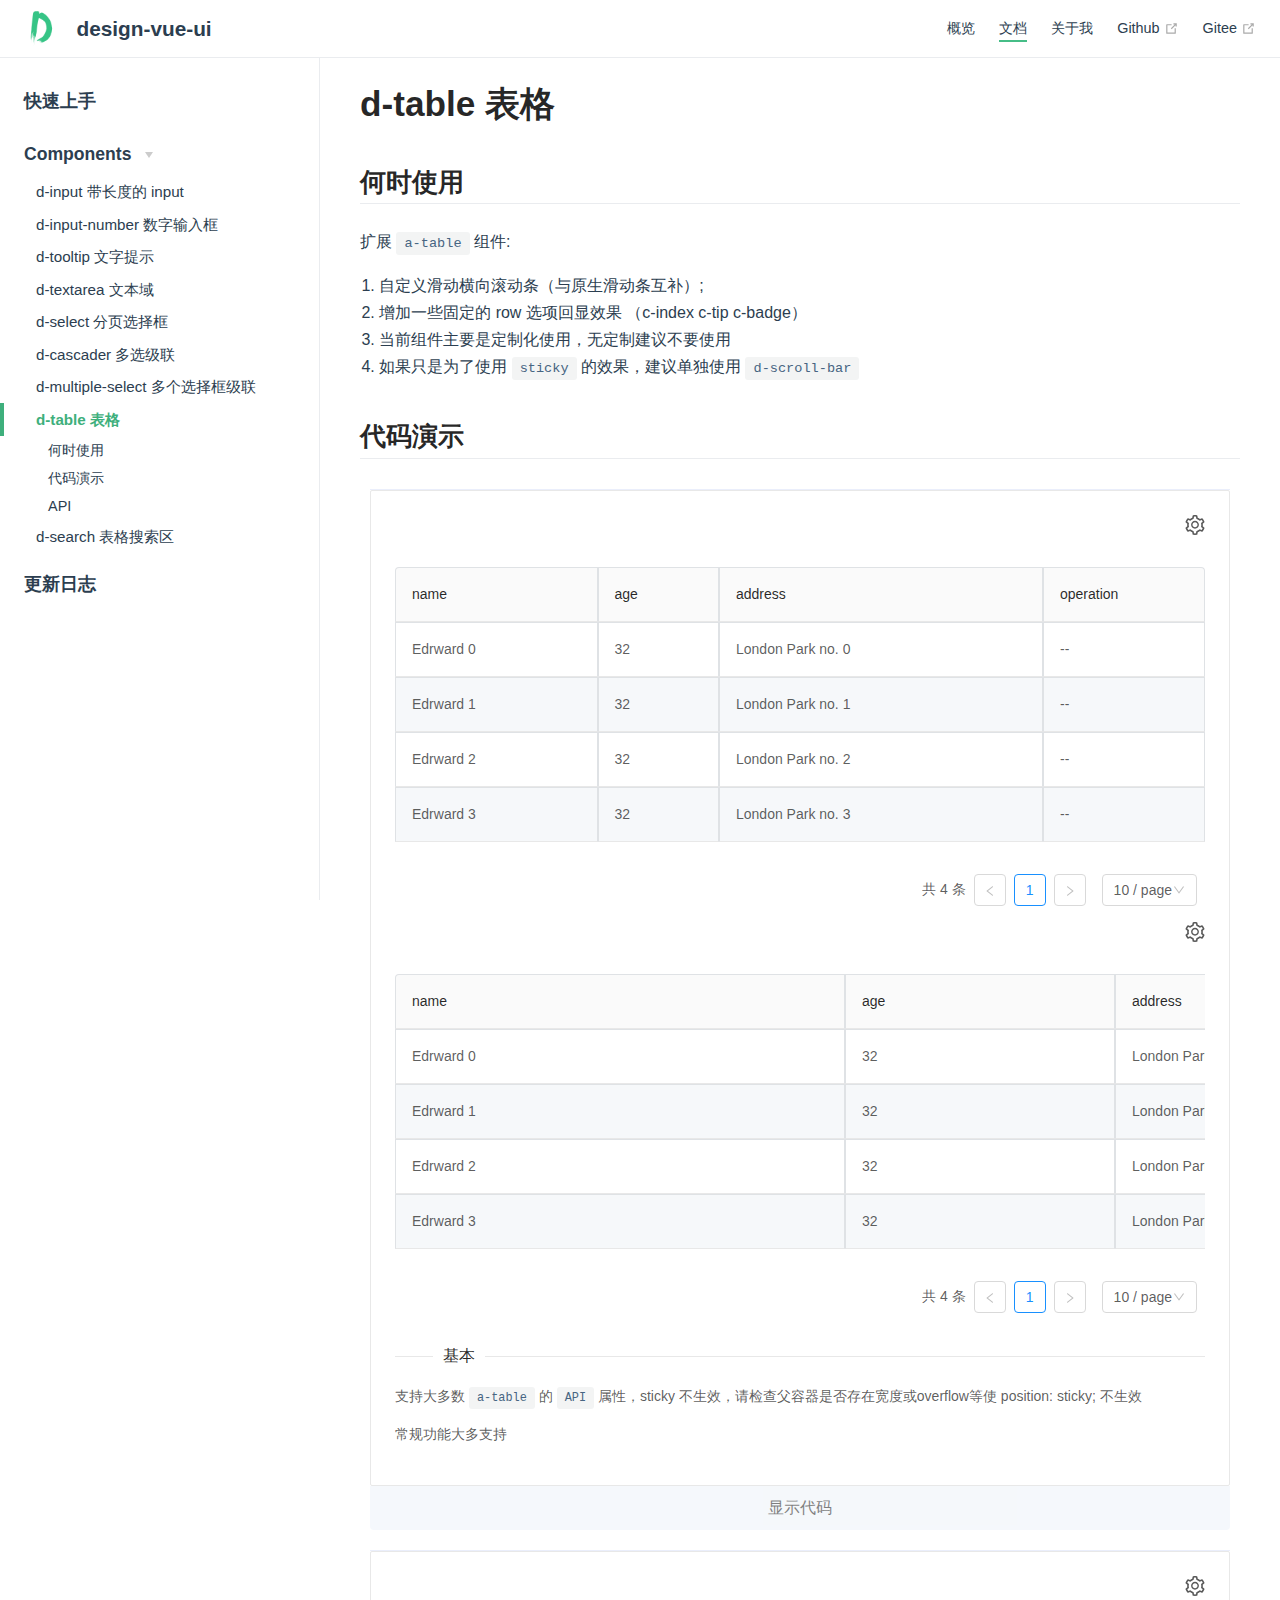
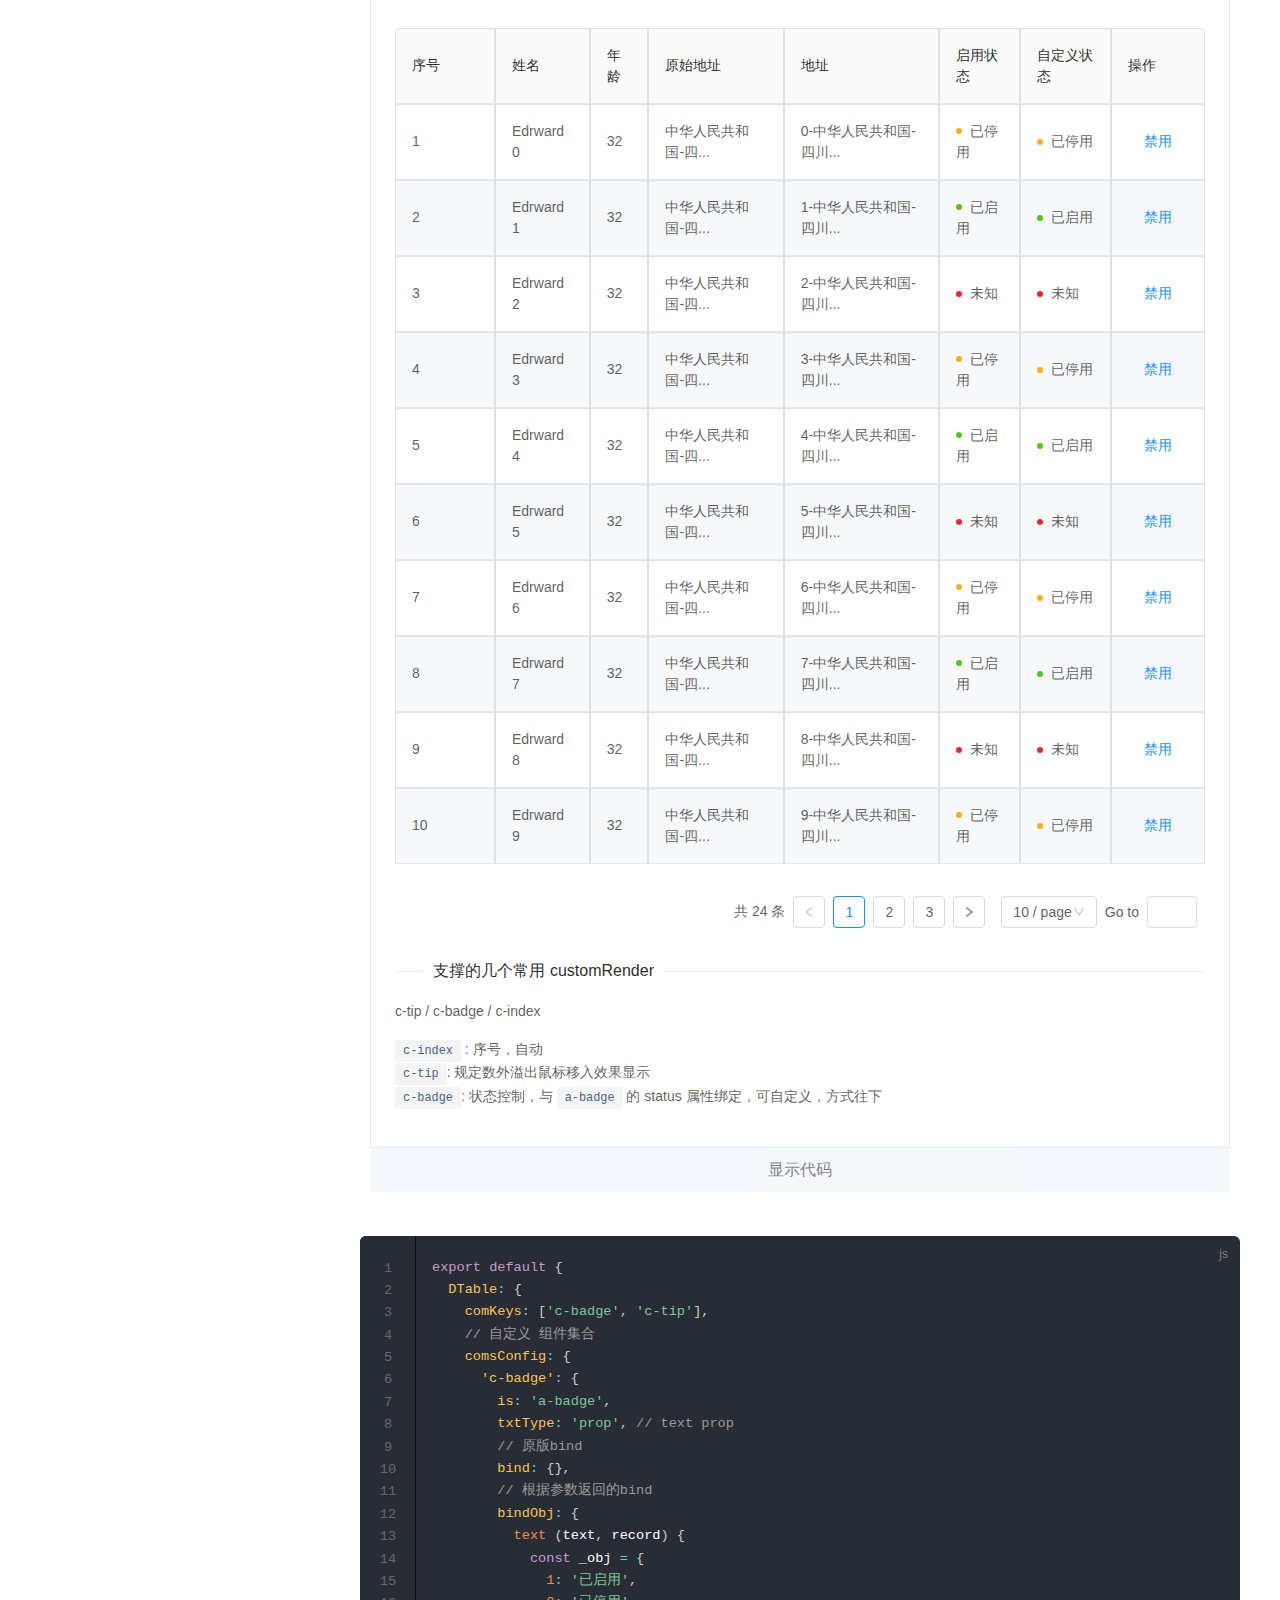
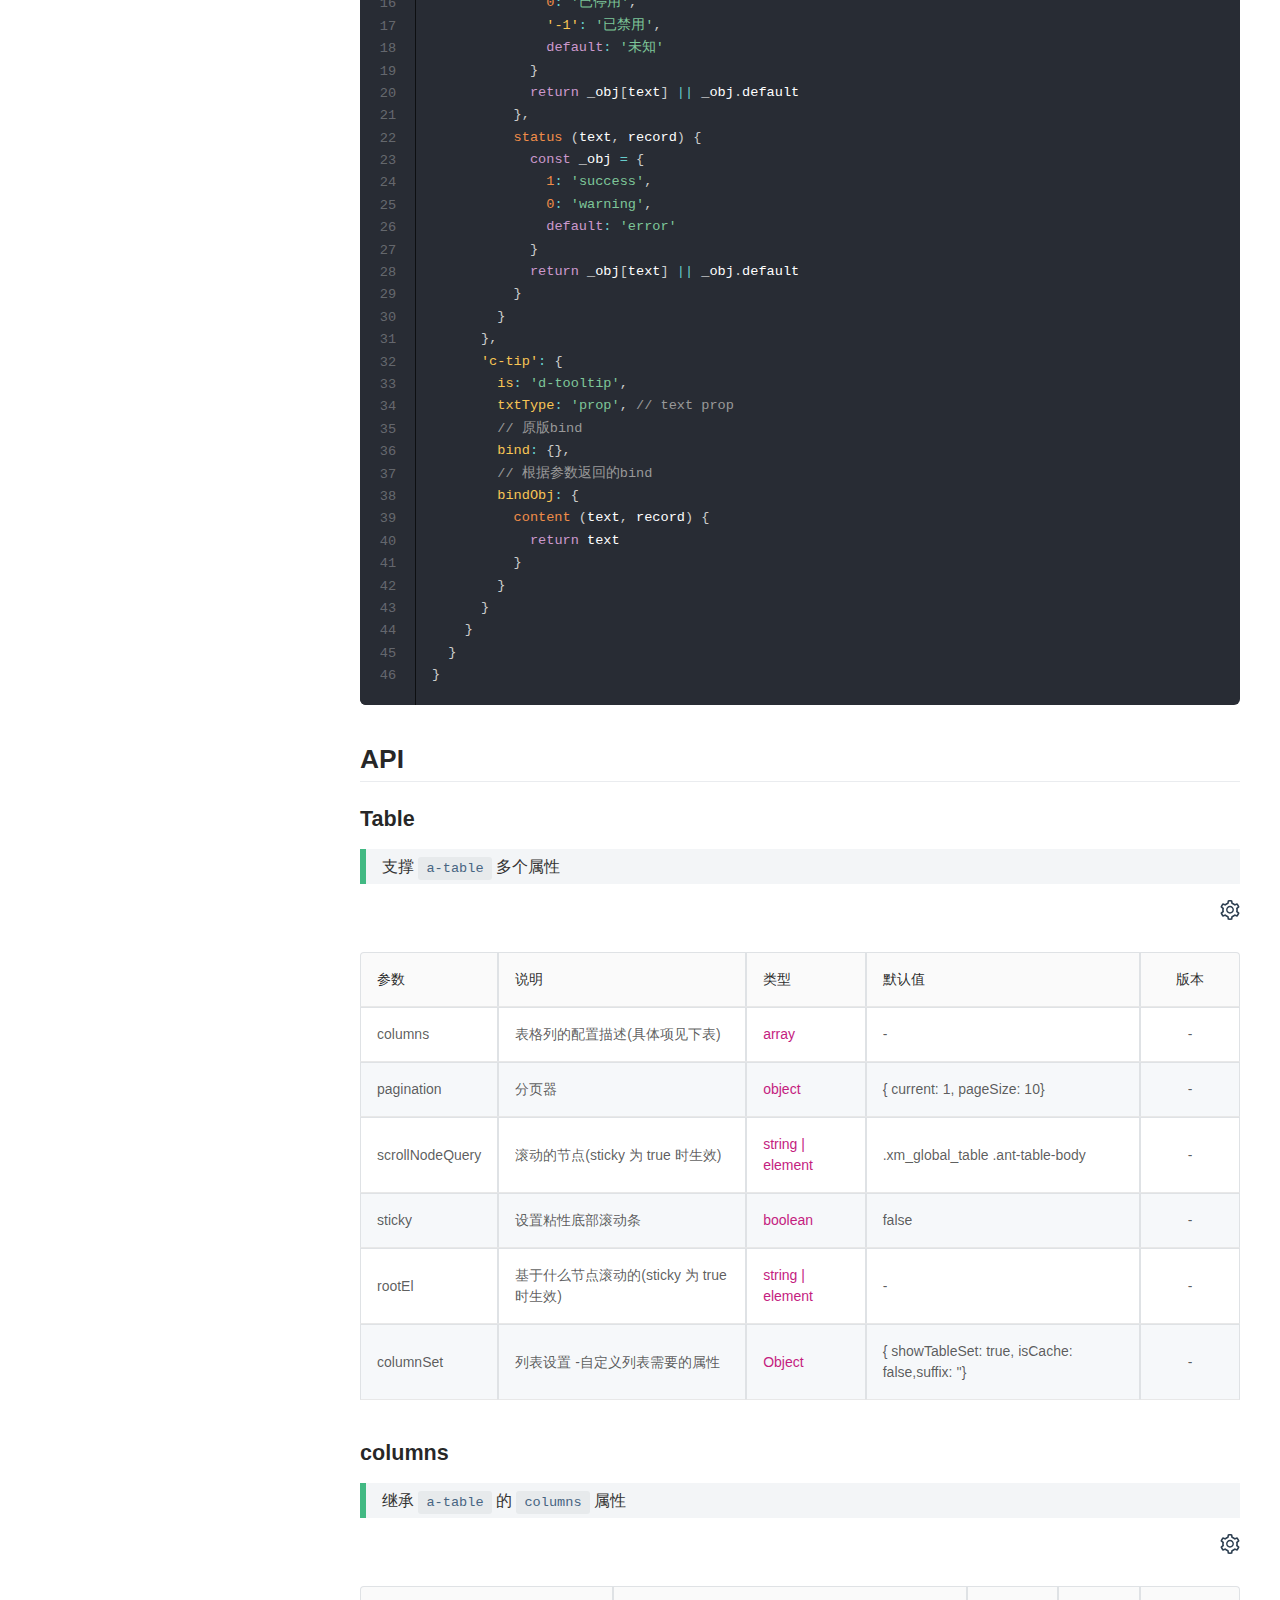
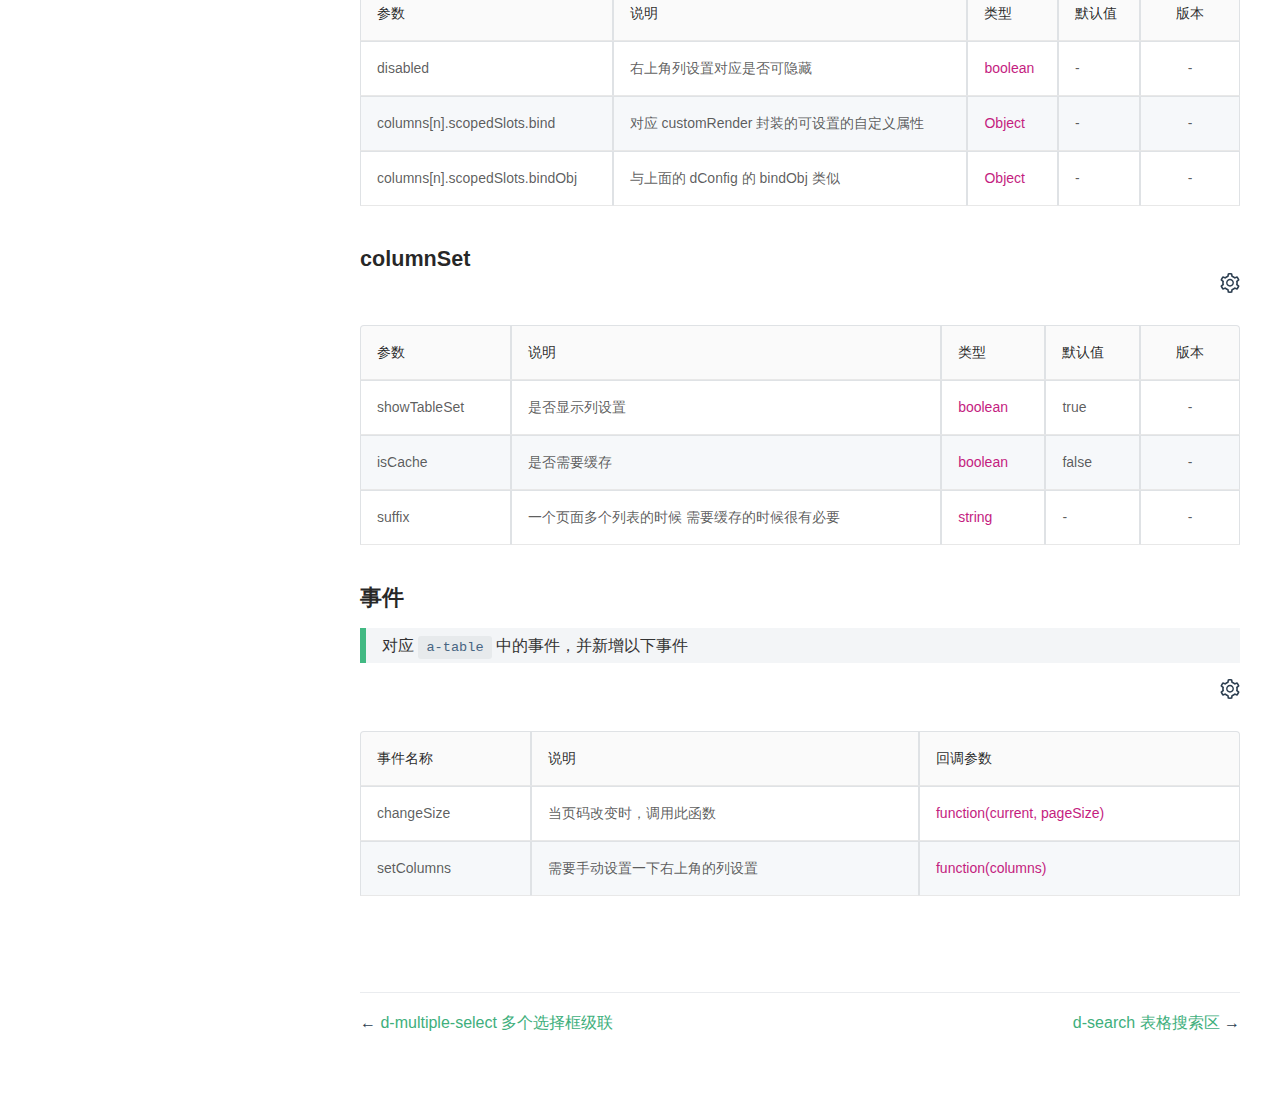
<file: design/table.html>
<!DOCTYPE html>
<html lang="en-US">
  <head>
    <meta charset="utf-8">
    <meta name="viewport" content="width=device-width,initial-scale=1">
    <title>d-table 表格 | design-vue-ui</title>
    <meta name="generator" content="VuePress 1.9.10">
    <link rel="icon" href="/d.png">
    <meta name="description" content="基于ant框架">
    <meta name="keywords" content="designVueUi,antdesignvue,design-vue-ui">
    
    <link rel="preload" href="/assets/css/0.styles.6893f938.css" as="style"><link rel="preload" href="/assets/js/app.b1693ac4.js" as="script"><link rel="preload" href="/assets/js/3.47e1ff83.js" as="script"><link rel="preload" href="/assets/js/2.34f58a02.js" as="script"><link rel="preload" href="/assets/js/83.5b682ce3.js" as="script"><link rel="preload" href="/assets/js/24.91064728.js" as="script"><link rel="preload" href="/assets/js/31.e22247af.js" as="script"><link rel="preload" href="/assets/js/70.955df2dc.js" as="script"><link rel="preload" href="/assets/js/69.d91302b4.js" as="script"><link rel="preload" href="/assets/js/50.66751c5c.js" as="script"><link rel="preload" href="/assets/js/47.c8c23852.js" as="script"><link rel="preload" href="/assets/js/49.84c87acb.js" as="script"><link rel="preload" href="/assets/js/48.72725c93.js" as="script"><link rel="prefetch" href="/assets/js/1.e3bc4242.js"><link rel="prefetch" href="/assets/js/11.bc011b31.js"><link rel="prefetch" href="/assets/js/12.43411cc9.js"><link rel="prefetch" href="/assets/js/13.936b6324.js"><link rel="prefetch" href="/assets/js/14.70af38ee.js"><link rel="prefetch" href="/assets/js/15.107d2342.js"><link rel="prefetch" href="/assets/js/16.8bfb101d.js"><link rel="prefetch" href="/assets/js/17.82c5f41a.js"><link rel="prefetch" href="/assets/js/18.114640aa.js"><link rel="prefetch" href="/assets/js/19.2f493858.js"><link rel="prefetch" href="/assets/js/20.00a23ae1.js"><link rel="prefetch" href="/assets/js/21.cc8247a2.js"><link rel="prefetch" href="/assets/js/22.bfd5f30c.js"><link rel="prefetch" href="/assets/js/23.99b22bf5.js"><link rel="prefetch" href="/assets/js/25.a4fa43f0.js"><link rel="prefetch" href="/assets/js/26.f80a54d1.js"><link rel="prefetch" href="/assets/js/27.ac8a46c3.js"><link rel="prefetch" href="/assets/js/28.49cbc333.js"><link rel="prefetch" href="/assets/js/29.b4c362ec.js"><link rel="prefetch" href="/assets/js/30.07603162.js"><link rel="prefetch" href="/assets/js/32.8e1c18bb.js"><link rel="prefetch" href="/assets/js/33.c83b9090.js"><link rel="prefetch" href="/assets/js/34.041b6e8c.js"><link rel="prefetch" href="/assets/js/35.2634f8f5.js"><link rel="prefetch" href="/assets/js/36.005e0e60.js"><link rel="prefetch" href="/assets/js/37.2a788569.js"><link rel="prefetch" href="/assets/js/38.86773775.js"><link rel="prefetch" href="/assets/js/39.6cea051e.js"><link rel="prefetch" href="/assets/js/4.c07ecc9f.js"><link rel="prefetch" href="/assets/js/40.48419250.js"><link rel="prefetch" href="/assets/js/41.0542f241.js"><link rel="prefetch" href="/assets/js/42.02ced57c.js"><link rel="prefetch" href="/assets/js/43.c16e19dd.js"><link rel="prefetch" href="/assets/js/44.39423886.js"><link rel="prefetch" href="/assets/js/45.b310b28e.js"><link rel="prefetch" href="/assets/js/46.eba37505.js"><link rel="prefetch" href="/assets/js/5.0d422e59.js"><link rel="prefetch" href="/assets/js/51.754b36b3.js"><link rel="prefetch" href="/assets/js/52.b3b871c7.js"><link rel="prefetch" href="/assets/js/53.e91beb3d.js"><link rel="prefetch" href="/assets/js/54.5f2cf708.js"><link rel="prefetch" href="/assets/js/55.5a28c54a.js"><link rel="prefetch" href="/assets/js/56.acad990d.js"><link rel="prefetch" href="/assets/js/57.7716b2de.js"><link rel="prefetch" href="/assets/js/58.9c661121.js"><link rel="prefetch" href="/assets/js/59.3835419a.js"><link rel="prefetch" href="/assets/js/6.ee525697.js"><link rel="prefetch" href="/assets/js/60.327953c5.js"><link rel="prefetch" href="/assets/js/61.005ffe9c.js"><link rel="prefetch" href="/assets/js/62.66d54093.js"><link rel="prefetch" href="/assets/js/63.d0620bd8.js"><link rel="prefetch" href="/assets/js/64.2017e28d.js"><link rel="prefetch" href="/assets/js/65.69e64169.js"><link rel="prefetch" href="/assets/js/66.58cf4afb.js"><link rel="prefetch" href="/assets/js/67.8f505856.js"><link rel="prefetch" href="/assets/js/68.20d5c13e.js"><link rel="prefetch" href="/assets/js/7.d372ff0d.js"><link rel="prefetch" href="/assets/js/71.7e6565dc.js"><link rel="prefetch" href="/assets/js/72.bd48fe3e.js"><link rel="prefetch" href="/assets/js/73.83a47dcd.js"><link rel="prefetch" href="/assets/js/74.5a50587e.js"><link rel="prefetch" href="/assets/js/75.0aac6152.js"><link rel="prefetch" href="/assets/js/76.581e1c52.js"><link rel="prefetch" href="/assets/js/77.681408ea.js"><link rel="prefetch" href="/assets/js/78.e30e0d56.js"><link rel="prefetch" href="/assets/js/79.c3064032.js"><link rel="prefetch" href="/assets/js/8.45f2b140.js"><link rel="prefetch" href="/assets/js/80.690afe23.js"><link rel="prefetch" href="/assets/js/81.1856faf5.js"><link rel="prefetch" href="/assets/js/82.759935bc.js"><link rel="prefetch" href="/assets/js/84.9a71a153.js"><link rel="prefetch" href="/assets/js/85.9da184b2.js"><link rel="prefetch" href="/assets/js/86.fd1557c8.js"><link rel="prefetch" href="/assets/js/vendors~docsearch.f1f572f6.js">
    <link rel="stylesheet" href="/assets/css/0.styles.6893f938.css">
  </head>
  <body>
    <div id="app" data-server-rendered="true"><div class="theme-container"><header class="navbar"><div class="sidebar-button"><svg xmlns="http://www.w3.org/2000/svg" aria-hidden="true" role="img" viewBox="0 0 448 512" class="icon"><path fill="currentColor" d="M436 124H12c-6.627 0-12-5.373-12-12V80c0-6.627 5.373-12 12-12h424c6.627 0 12 5.373 12 12v32c0 6.627-5.373 12-12 12zm0 160H12c-6.627 0-12-5.373-12-12v-32c0-6.627 5.373-12 12-12h424c6.627 0 12 5.373 12 12v32c0 6.627-5.373 12-12 12zm0 160H12c-6.627 0-12-5.373-12-12v-32c0-6.627 5.373-12 12-12h424c6.627 0 12 5.373 12 12v32c0 6.627-5.373 12-12 12z"></path></svg></div> <a href="/" class="home-link router-link-active"><img src="/d.png" alt="design-vue-ui" class="logo"> <span class="site-name can-hide">design-vue-ui</span></a> <div class="links"><!----> <nav class="nav-links can-hide"><div class="nav-item"><a href="/" class="nav-link">
  概览
</a></div><div class="nav-item"><a href="/design/" class="nav-link router-link-active">
  文档
</a></div><div class="nav-item"><a href="/aboutMe.html" class="nav-link">
  关于我
</a></div><div class="nav-item"><a href="https://github.com/zhuzi001/design-vue-ui.git" target="_blank" rel="noopener noreferrer" class="nav-link external">
  Github
  <span><svg xmlns="http://www.w3.org/2000/svg" aria-hidden="true" focusable="false" x="0px" y="0px" viewBox="0 0 100 100" width="15" height="15" class="icon outbound"><path fill="currentColor" d="M18.8,85.1h56l0,0c2.2,0,4-1.8,4-4v-32h-8v28h-48v-48h28v-8h-32l0,0c-2.2,0-4,1.8-4,4v56C14.8,83.3,16.6,85.1,18.8,85.1z"></path> <polygon fill="currentColor" points="45.7,48.7 51.3,54.3 77.2,28.5 77.2,37.2 85.2,37.2 85.2,14.9 62.8,14.9 62.8,22.9 71.5,22.9"></polygon></svg> <span class="sr-only">(opens new window)</span></span></a></div><div class="nav-item"><a href="https://gitee.com/zhu_xin/design-vue-ui.git" target="_blank" rel="noopener noreferrer" class="nav-link external">
  Gitee
  <span><svg xmlns="http://www.w3.org/2000/svg" aria-hidden="true" focusable="false" x="0px" y="0px" viewBox="0 0 100 100" width="15" height="15" class="icon outbound"><path fill="currentColor" d="M18.8,85.1h56l0,0c2.2,0,4-1.8,4-4v-32h-8v28h-48v-48h28v-8h-32l0,0c-2.2,0-4,1.8-4,4v56C14.8,83.3,16.6,85.1,18.8,85.1z"></path> <polygon fill="currentColor" points="45.7,48.7 51.3,54.3 77.2,28.5 77.2,37.2 85.2,37.2 85.2,14.9 62.8,14.9 62.8,22.9 71.5,22.9"></polygon></svg> <span class="sr-only">(opens new window)</span></span></a></div> <!----></nav></div></header> <div class="sidebar-mask"></div> <aside class="sidebar"><nav class="nav-links"><div class="nav-item"><a href="/" class="nav-link">
  概览
</a></div><div class="nav-item"><a href="/design/" class="nav-link router-link-active">
  文档
</a></div><div class="nav-item"><a href="/aboutMe.html" class="nav-link">
  关于我
</a></div><div class="nav-item"><a href="https://github.com/zhuzi001/design-vue-ui.git" target="_blank" rel="noopener noreferrer" class="nav-link external">
  Github
  <span><svg xmlns="http://www.w3.org/2000/svg" aria-hidden="true" focusable="false" x="0px" y="0px" viewBox="0 0 100 100" width="15" height="15" class="icon outbound"><path fill="currentColor" d="M18.8,85.1h56l0,0c2.2,0,4-1.8,4-4v-32h-8v28h-48v-48h28v-8h-32l0,0c-2.2,0-4,1.8-4,4v56C14.8,83.3,16.6,85.1,18.8,85.1z"></path> <polygon fill="currentColor" points="45.7,48.7 51.3,54.3 77.2,28.5 77.2,37.2 85.2,37.2 85.2,14.9 62.8,14.9 62.8,22.9 71.5,22.9"></polygon></svg> <span class="sr-only">(opens new window)</span></span></a></div><div class="nav-item"><a href="https://gitee.com/zhu_xin/design-vue-ui.git" target="_blank" rel="noopener noreferrer" class="nav-link external">
  Gitee
  <span><svg xmlns="http://www.w3.org/2000/svg" aria-hidden="true" focusable="false" x="0px" y="0px" viewBox="0 0 100 100" width="15" height="15" class="icon outbound"><path fill="currentColor" d="M18.8,85.1h56l0,0c2.2,0,4-1.8,4-4v-32h-8v28h-48v-48h28v-8h-32l0,0c-2.2,0-4,1.8-4,4v56C14.8,83.3,16.6,85.1,18.8,85.1z"></path> <polygon fill="currentColor" points="45.7,48.7 51.3,54.3 77.2,28.5 77.2,37.2 85.2,37.2 85.2,14.9 62.8,14.9 62.8,22.9 71.5,22.9"></polygon></svg> <span class="sr-only">(opens new window)</span></span></a></div> <!----></nav>  <ul class="sidebar-links"><li><a href="/design/" aria-current="page" class="sidebar-link">快速上手</a></li><li><section class="sidebar-group collapsable depth-0"><p class="sidebar-heading open"><span>Components</span> <span class="arrow down"></span></p> <ul class="sidebar-links sidebar-group-items"><li><a href="/design/input.html" class="sidebar-link">d-input 带长度的 input</a></li><li><a href="/design/input-number.html" class="sidebar-link">d-input-number 数字输入框</a></li><li><a href="/design/tooltip.html" class="sidebar-link">d-tooltip 文字提示</a></li><li><a href="/design/textarea.html" class="sidebar-link">d-textarea 文本域</a></li><li><a href="/design/select.html" class="sidebar-link">d-select 分页选择框</a></li><li><a href="/design/cascader.html" class="sidebar-link">d-cascader 多选级联</a></li><li><a href="/design/multiple-select.html" class="sidebar-link">d-multiple-select 多个选择框级联</a></li><li><a href="/design/table.html" aria-current="page" class="active sidebar-link">d-table 表格</a><ul class="sidebar-sub-headers"><li class="sidebar-sub-header"><a href="/design/table.html#何时使用" class="sidebar-link">何时使用</a></li><li class="sidebar-sub-header"><a href="/design/table.html#代码演示" class="sidebar-link">代码演示</a></li><li class="sidebar-sub-header"><a href="/design/table.html#api" class="sidebar-link">API</a></li></ul></li><li><a href="/design/search.html" class="sidebar-link">d-search 表格搜索区</a></li></ul></section></li><li><a href="/design/update.html" class="sidebar-link">更新日志</a></li></ul> </aside> <main class="page"> <div class="theme-default-content content__default"><h1 id="d-table-表格"><a href="#d-table-表格" class="header-anchor">#</a> d-table 表格</h1> <h2 id="何时使用"><a href="#何时使用" class="header-anchor">#</a> 何时使用</h2> <br> <p>扩展 <code>a-table</code> 组件:</p> <ol><li>自定义滑动横向滚动条（与原生滑动条互补）;</li> <li>增加一些固定的 row 选项回显效果 （c-index c-tip c-badge）</li> <li>当前组件主要是定制化使用，无定制建议不要使用</li> <li>如果只是为了使用 <code>sticky</code> 的效果，建议单独使用 <code>d-scroll-bar</code></li></ol> <h2 id="代码演示"><a href="#代码演示" class="header-anchor">#</a> 代码演示</h2> <div class="container"><div class="tag_contain" data-v-26de66a9><a-card class="box-card" data-v-26de66a9><div class="text item" data-v-26de66a9><div class="xm-main"><d-table columns="[object Object],[object Object],[object Object],[object Object]" dataSource="[object Object],[object Object],[object Object],[object Object]" total="4"></d-table> <d-table columns="[object Object],[object Object],[object Object],[object Object]" dataSource="[object Object],[object Object],[object Object],[object Object]" sticky="" rowKey="key" scroll="[object Object]"></d-table></div></div> <a-divider orientation="left" data-v-26de66a9>
      基本
    </a-divider> <p data-v-26de66a9>支持大多数 <code data-v-26de66a9>a-table</code> 的 <code data-v-26de66a9>API</code> 属性，sticky 不生效，请检查父容器是否存在宽度或overflow等使  position: sticky; 不生效</p> <p data-v-26de66a9>常规功能大多支持</p></a-card> <div class="sourceCode" data-v-26de66a9><div class="control" data-v-26de66a9>
      显示代码
    </div> <div class="code-main" data-v-26de66a9><div class="language-vue line-numbers-mode" data-v-26de66a9><pre class="language-vue" data-v-26de66a9><code data-v-26de66a9><span class="token tag" data-v-26de66a9><span class="token tag" data-v-26de66a9><span class="token punctuation" data-v-26de66a9>&lt;</span>template</span><span class="token punctuation" data-v-26de66a9>&gt;</span></span>
  <span class="token tag" data-v-26de66a9><span class="token tag" data-v-26de66a9><span class="token punctuation" data-v-26de66a9>&lt;</span>div</span> <span class="token attr-name" data-v-26de66a9>class</span><span class="token attr-value" data-v-26de66a9><span class="token punctuation attr-equals" data-v-26de66a9>=</span><span class="token punctuation" data-v-26de66a9>&quot;</span>xm-main<span class="token punctuation" data-v-26de66a9>&quot;</span></span><span class="token punctuation" data-v-26de66a9>&gt;</span></span>
    <span class="token tag" data-v-26de66a9><span class="token tag" data-v-26de66a9><span class="token punctuation" data-v-26de66a9>&lt;</span>d-table</span>
      <span class="token attr-name" data-v-26de66a9>:columns</span><span class="token attr-value" data-v-26de66a9><span class="token punctuation attr-equals" data-v-26de66a9>=</span><span class="token punctuation" data-v-26de66a9>&quot;</span>columns<span class="token punctuation" data-v-26de66a9>&quot;</span></span>
      <span class="token attr-name" data-v-26de66a9>:dataSource</span><span class="token attr-value" data-v-26de66a9><span class="token punctuation attr-equals" data-v-26de66a9>=</span><span class="token punctuation" data-v-26de66a9>&quot;</span>dataSource<span class="token punctuation" data-v-26de66a9>&quot;</span></span>
      <span class="token attr-name" data-v-26de66a9>@setColumns</span><span class="token attr-value" data-v-26de66a9><span class="token punctuation attr-equals" data-v-26de66a9>=</span><span class="token punctuation" data-v-26de66a9>&quot;</span>setColumns<span class="token punctuation" data-v-26de66a9>&quot;</span></span>
      <span class="token attr-name" data-v-26de66a9>:total</span><span class="token attr-value" data-v-26de66a9><span class="token punctuation attr-equals" data-v-26de66a9>=</span><span class="token punctuation" data-v-26de66a9>&quot;</span>dataSource.length<span class="token punctuation" data-v-26de66a9>&quot;</span></span>
    <span class="token punctuation" data-v-26de66a9>&gt;</span></span>
    <span class="token tag" data-v-26de66a9><span class="token tag" data-v-26de66a9><span class="token punctuation" data-v-26de66a9>&lt;/</span>d-table</span><span class="token punctuation" data-v-26de66a9>&gt;</span></span>
    <span class="token tag" data-v-26de66a9><span class="token tag" data-v-26de66a9><span class="token punctuation" data-v-26de66a9>&lt;</span>d-table</span>
      <span class="token attr-name" data-v-26de66a9>:columns</span><span class="token attr-value" data-v-26de66a9><span class="token punctuation attr-equals" data-v-26de66a9>=</span><span class="token punctuation" data-v-26de66a9>&quot;</span>columns<span class="token punctuation" data-v-26de66a9>&quot;</span></span>
      <span class="token attr-name" data-v-26de66a9>:dataSource</span><span class="token attr-value" data-v-26de66a9><span class="token punctuation attr-equals" data-v-26de66a9>=</span><span class="token punctuation" data-v-26de66a9>&quot;</span>dataSource<span class="token punctuation" data-v-26de66a9>&quot;</span></span>
      <span class="token attr-name" data-v-26de66a9>@setColumns</span><span class="token attr-value" data-v-26de66a9><span class="token punctuation attr-equals" data-v-26de66a9>=</span><span class="token punctuation" data-v-26de66a9>&quot;</span>setColumns<span class="token punctuation" data-v-26de66a9>&quot;</span></span>
      <span class="token attr-name" data-v-26de66a9>:showPag</span><span class="token attr-value" data-v-26de66a9><span class="token punctuation attr-equals" data-v-26de66a9>=</span><span class="token punctuation" data-v-26de66a9>&quot;</span>false<span class="token punctuation" data-v-26de66a9>&quot;</span></span>
      <span class="token attr-name" data-v-26de66a9>sticky</span>
      <span class="token attr-name" data-v-26de66a9>rowKey</span><span class="token attr-value" data-v-26de66a9><span class="token punctuation attr-equals" data-v-26de66a9>=</span><span class="token punctuation" data-v-26de66a9>&quot;</span>key<span class="token punctuation" data-v-26de66a9>&quot;</span></span>
      <span class="token attr-name" data-v-26de66a9>:scroll</span><span class="token attr-value" data-v-26de66a9><span class="token punctuation attr-equals" data-v-26de66a9>=</span><span class="token punctuation" data-v-26de66a9>&quot;</span>{ x: 1800 }<span class="token punctuation" data-v-26de66a9>&quot;</span></span>
    <span class="token punctuation" data-v-26de66a9>&gt;</span></span>
    <span class="token tag" data-v-26de66a9><span class="token tag" data-v-26de66a9><span class="token punctuation" data-v-26de66a9>&lt;/</span>d-table</span><span class="token punctuation" data-v-26de66a9>&gt;</span></span>
  <span class="token tag" data-v-26de66a9><span class="token tag" data-v-26de66a9><span class="token punctuation" data-v-26de66a9>&lt;/</span>div</span><span class="token punctuation" data-v-26de66a9>&gt;</span></span>
<span class="token tag" data-v-26de66a9><span class="token tag" data-v-26de66a9><span class="token punctuation" data-v-26de66a9>&lt;/</span>template</span><span class="token punctuation" data-v-26de66a9>&gt;</span></span>
<span class="token tag" data-v-26de66a9><span class="token tag" data-v-26de66a9><span class="token punctuation" data-v-26de66a9>&lt;</span>script</span><span class="token punctuation" data-v-26de66a9>&gt;</span></span><span class="token script" data-v-26de66a9><span class="token language-javascript" data-v-26de66a9>
<span class="token keyword" data-v-26de66a9>const</span> columns <span class="token operator" data-v-26de66a9>=</span> <span class="token punctuation" data-v-26de66a9>[</span>
  <span class="token punctuation" data-v-26de66a9>{</span>
    <span class="token literal-property property" data-v-26de66a9>title</span><span class="token operator" data-v-26de66a9>:</span> <span class="token string" data-v-26de66a9>'name'</span><span class="token punctuation" data-v-26de66a9>,</span>
    <span class="token literal-property property" data-v-26de66a9>dataIndex</span><span class="token operator" data-v-26de66a9>:</span> <span class="token string" data-v-26de66a9>'name'</span><span class="token punctuation" data-v-26de66a9>,</span>
    <span class="token literal-property property" data-v-26de66a9>width</span><span class="token operator" data-v-26de66a9>:</span> <span class="token string" data-v-26de66a9>'25%'</span><span class="token punctuation" data-v-26de66a9>,</span>
    <span class="token literal-property property" data-v-26de66a9>scopedSlots</span><span class="token operator" data-v-26de66a9>:</span> <span class="token punctuation" data-v-26de66a9>{</span> <span class="token literal-property property" data-v-26de66a9>customRender</span><span class="token operator" data-v-26de66a9>:</span> <span class="token string" data-v-26de66a9>'name'</span> <span class="token punctuation" data-v-26de66a9>}</span><span class="token punctuation" data-v-26de66a9>,</span>
  <span class="token punctuation" data-v-26de66a9>}</span><span class="token punctuation" data-v-26de66a9>,</span>
  <span class="token punctuation" data-v-26de66a9>{</span>
    <span class="token literal-property property" data-v-26de66a9>title</span><span class="token operator" data-v-26de66a9>:</span> <span class="token string" data-v-26de66a9>'age'</span><span class="token punctuation" data-v-26de66a9>,</span>
    <span class="token literal-property property" data-v-26de66a9>dataIndex</span><span class="token operator" data-v-26de66a9>:</span> <span class="token string" data-v-26de66a9>'age'</span><span class="token punctuation" data-v-26de66a9>,</span>
    <span class="token literal-property property" data-v-26de66a9>width</span><span class="token operator" data-v-26de66a9>:</span> <span class="token string" data-v-26de66a9>'15%'</span><span class="token punctuation" data-v-26de66a9>,</span>
    <span class="token literal-property property" data-v-26de66a9>scopedSlots</span><span class="token operator" data-v-26de66a9>:</span> <span class="token punctuation" data-v-26de66a9>{</span> <span class="token literal-property property" data-v-26de66a9>customRender</span><span class="token operator" data-v-26de66a9>:</span> <span class="token string" data-v-26de66a9>'age'</span> <span class="token punctuation" data-v-26de66a9>}</span><span class="token punctuation" data-v-26de66a9>,</span>
  <span class="token punctuation" data-v-26de66a9>}</span><span class="token punctuation" data-v-26de66a9>,</span>
  <span class="token punctuation" data-v-26de66a9>{</span>
    <span class="token literal-property property" data-v-26de66a9>title</span><span class="token operator" data-v-26de66a9>:</span> <span class="token string" data-v-26de66a9>'address'</span><span class="token punctuation" data-v-26de66a9>,</span>
    <span class="token literal-property property" data-v-26de66a9>dataIndex</span><span class="token operator" data-v-26de66a9>:</span> <span class="token string" data-v-26de66a9>'address'</span><span class="token punctuation" data-v-26de66a9>,</span>
    <span class="token literal-property property" data-v-26de66a9>width</span><span class="token operator" data-v-26de66a9>:</span> <span class="token string" data-v-26de66a9>'40%'</span><span class="token punctuation" data-v-26de66a9>,</span>
    <span class="token literal-property property" data-v-26de66a9>scopedSlots</span><span class="token operator" data-v-26de66a9>:</span> <span class="token punctuation" data-v-26de66a9>{</span> <span class="token literal-property property" data-v-26de66a9>customRender</span><span class="token operator" data-v-26de66a9>:</span> <span class="token string" data-v-26de66a9>'address'</span> <span class="token punctuation" data-v-26de66a9>}</span><span class="token punctuation" data-v-26de66a9>,</span>
  <span class="token punctuation" data-v-26de66a9>}</span><span class="token punctuation" data-v-26de66a9>,</span>
  <span class="token punctuation" data-v-26de66a9>{</span>
    <span class="token literal-property property" data-v-26de66a9>title</span><span class="token operator" data-v-26de66a9>:</span> <span class="token string" data-v-26de66a9>'operation'</span><span class="token punctuation" data-v-26de66a9>,</span>
    <span class="token literal-property property" data-v-26de66a9>dataIndex</span><span class="token operator" data-v-26de66a9>:</span> <span class="token string" data-v-26de66a9>'operation'</span><span class="token punctuation" data-v-26de66a9>,</span>
    <span class="token literal-property property" data-v-26de66a9>scopedSlots</span><span class="token operator" data-v-26de66a9>:</span> <span class="token punctuation" data-v-26de66a9>{</span> <span class="token literal-property property" data-v-26de66a9>customRender</span><span class="token operator" data-v-26de66a9>:</span> <span class="token string" data-v-26de66a9>'operation'</span> <span class="token punctuation" data-v-26de66a9>}</span><span class="token punctuation" data-v-26de66a9>,</span>
  <span class="token punctuation" data-v-26de66a9>}</span><span class="token punctuation" data-v-26de66a9>,</span>
<span class="token punctuation" data-v-26de66a9>]</span><span class="token punctuation" data-v-26de66a9>;</span>

<span class="token keyword" data-v-26de66a9>const</span> data <span class="token operator" data-v-26de66a9>=</span> <span class="token punctuation" data-v-26de66a9>[</span><span class="token punctuation" data-v-26de66a9>]</span><span class="token punctuation" data-v-26de66a9>;</span>
<span class="token keyword" data-v-26de66a9>for</span> <span class="token punctuation" data-v-26de66a9>(</span><span class="token keyword" data-v-26de66a9>let</span> i <span class="token operator" data-v-26de66a9>=</span> <span class="token number" data-v-26de66a9>0</span><span class="token punctuation" data-v-26de66a9>;</span> i <span class="token operator" data-v-26de66a9>&lt;</span> <span class="token number" data-v-26de66a9>4</span><span class="token punctuation" data-v-26de66a9>;</span> i<span class="token operator" data-v-26de66a9>++</span><span class="token punctuation" data-v-26de66a9>)</span> <span class="token punctuation" data-v-26de66a9>{</span>
  data<span class="token punctuation" data-v-26de66a9>.</span><span class="token function" data-v-26de66a9>push</span><span class="token punctuation" data-v-26de66a9>(</span><span class="token punctuation" data-v-26de66a9>{</span>
    <span class="token literal-property property" data-v-26de66a9>key</span><span class="token operator" data-v-26de66a9>:</span> i<span class="token punctuation" data-v-26de66a9>.</span><span class="token function" data-v-26de66a9>toString</span><span class="token punctuation" data-v-26de66a9>(</span><span class="token punctuation" data-v-26de66a9>)</span><span class="token punctuation" data-v-26de66a9>,</span>
    <span class="token literal-property property" data-v-26de66a9>name</span><span class="token operator" data-v-26de66a9>:</span> <span class="token template-string" data-v-26de66a9><span class="token template-punctuation string" data-v-26de66a9>`</span><span class="token string" data-v-26de66a9>Edrward </span><span class="token interpolation" data-v-26de66a9><span class="token interpolation-punctuation punctuation" data-v-26de66a9>${</span>i<span class="token interpolation-punctuation punctuation" data-v-26de66a9>}</span></span><span class="token template-punctuation string" data-v-26de66a9>`</span></span><span class="token punctuation" data-v-26de66a9>,</span>
    <span class="token literal-property property" data-v-26de66a9>age</span><span class="token operator" data-v-26de66a9>:</span> <span class="token number" data-v-26de66a9>32</span><span class="token punctuation" data-v-26de66a9>,</span>
    <span class="token literal-property property" data-v-26de66a9>address</span><span class="token operator" data-v-26de66a9>:</span> <span class="token template-string" data-v-26de66a9><span class="token template-punctuation string" data-v-26de66a9>`</span><span class="token string" data-v-26de66a9>London Park no. </span><span class="token interpolation" data-v-26de66a9><span class="token interpolation-punctuation punctuation" data-v-26de66a9>${</span>i<span class="token interpolation-punctuation punctuation" data-v-26de66a9>}</span></span><span class="token template-punctuation string" data-v-26de66a9>`</span></span><span class="token punctuation" data-v-26de66a9>,</span>
  <span class="token punctuation" data-v-26de66a9>}</span><span class="token punctuation" data-v-26de66a9>)</span><span class="token punctuation" data-v-26de66a9>;</span>
<span class="token punctuation" data-v-26de66a9>}</span>
<span class="token keyword" data-v-26de66a9>export</span> <span class="token keyword" data-v-26de66a9>default</span> <span class="token punctuation" data-v-26de66a9>{</span>
  <span class="token function" data-v-26de66a9>data</span><span class="token punctuation" data-v-26de66a9>(</span><span class="token punctuation" data-v-26de66a9>)</span> <span class="token punctuation" data-v-26de66a9>{</span>
    <span class="token keyword" data-v-26de66a9>return</span> <span class="token punctuation" data-v-26de66a9>{</span>
      <span class="token literal-property property" data-v-26de66a9>dataSource</span><span class="token operator" data-v-26de66a9>:</span> data<span class="token punctuation" data-v-26de66a9>,</span>
      columns<span class="token punctuation" data-v-26de66a9>,</span>
    <span class="token punctuation" data-v-26de66a9>}</span><span class="token punctuation" data-v-26de66a9>;</span>
  <span class="token punctuation" data-v-26de66a9>}</span><span class="token punctuation" data-v-26de66a9>,</span>
  <span class="token literal-property property" data-v-26de66a9>methods</span><span class="token operator" data-v-26de66a9>:</span> <span class="token punctuation" data-v-26de66a9>{</span>
    <span class="token function" data-v-26de66a9>setColumns</span> <span class="token punctuation" data-v-26de66a9>(</span><span class="token parameter" data-v-26de66a9>value</span><span class="token punctuation" data-v-26de66a9>)</span> <span class="token punctuation" data-v-26de66a9>{</span>
      <span class="token keyword" data-v-26de66a9>this</span><span class="token punctuation" data-v-26de66a9>.</span>columns <span class="token operator" data-v-26de66a9>=</span> value
    <span class="token punctuation" data-v-26de66a9>}</span>
  <span class="token punctuation" data-v-26de66a9>}</span>
<span class="token punctuation" data-v-26de66a9>}</span><span class="token punctuation" data-v-26de66a9>;</span>
</span></span><span class="token tag" data-v-26de66a9><span class="token tag" data-v-26de66a9><span class="token punctuation" data-v-26de66a9>&lt;/</span>script</span><span class="token punctuation" data-v-26de66a9>&gt;</span></span>
</code></pre> <div class="line-numbers-wrapper" data-v-26de66a9><span class="line-number" data-v-26de66a9>1</span><br data-v-26de66a9><span class="line-number" data-v-26de66a9>2</span><br data-v-26de66a9><span class="line-number" data-v-26de66a9>3</span><br data-v-26de66a9><span class="line-number" data-v-26de66a9>4</span><br data-v-26de66a9><span class="line-number" data-v-26de66a9>5</span><br data-v-26de66a9><span class="line-number" data-v-26de66a9>6</span><br data-v-26de66a9><span class="line-number" data-v-26de66a9>7</span><br data-v-26de66a9><span class="line-number" data-v-26de66a9>8</span><br data-v-26de66a9><span class="line-number" data-v-26de66a9>9</span><br data-v-26de66a9><span class="line-number" data-v-26de66a9>10</span><br data-v-26de66a9><span class="line-number" data-v-26de66a9>11</span><br data-v-26de66a9><span class="line-number" data-v-26de66a9>12</span><br data-v-26de66a9><span class="line-number" data-v-26de66a9>13</span><br data-v-26de66a9><span class="line-number" data-v-26de66a9>14</span><br data-v-26de66a9><span class="line-number" data-v-26de66a9>15</span><br data-v-26de66a9><span class="line-number" data-v-26de66a9>16</span><br data-v-26de66a9><span class="line-number" data-v-26de66a9>17</span><br data-v-26de66a9><span class="line-number" data-v-26de66a9>18</span><br data-v-26de66a9><span class="line-number" data-v-26de66a9>19</span><br data-v-26de66a9><span class="line-number" data-v-26de66a9>20</span><br data-v-26de66a9><span class="line-number" data-v-26de66a9>21</span><br data-v-26de66a9><span class="line-number" data-v-26de66a9>22</span><br data-v-26de66a9><span class="line-number" data-v-26de66a9>23</span><br data-v-26de66a9><span class="line-number" data-v-26de66a9>24</span><br data-v-26de66a9><span class="line-number" data-v-26de66a9>25</span><br data-v-26de66a9><span class="line-number" data-v-26de66a9>26</span><br data-v-26de66a9><span class="line-number" data-v-26de66a9>27</span><br data-v-26de66a9><span class="line-number" data-v-26de66a9>28</span><br data-v-26de66a9><span class="line-number" data-v-26de66a9>29</span><br data-v-26de66a9><span class="line-number" data-v-26de66a9>30</span><br data-v-26de66a9><span class="line-number" data-v-26de66a9>31</span><br data-v-26de66a9><span class="line-number" data-v-26de66a9>32</span><br data-v-26de66a9><span class="line-number" data-v-26de66a9>33</span><br data-v-26de66a9><span class="line-number" data-v-26de66a9>34</span><br data-v-26de66a9><span class="line-number" data-v-26de66a9>35</span><br data-v-26de66a9><span class="line-number" data-v-26de66a9>36</span><br data-v-26de66a9><span class="line-number" data-v-26de66a9>37</span><br data-v-26de66a9><span class="line-number" data-v-26de66a9>38</span><br data-v-26de66a9><span class="line-number" data-v-26de66a9>39</span><br data-v-26de66a9><span class="line-number" data-v-26de66a9>40</span><br data-v-26de66a9><span class="line-number" data-v-26de66a9>41</span><br data-v-26de66a9><span class="line-number" data-v-26de66a9>42</span><br data-v-26de66a9><span class="line-number" data-v-26de66a9>43</span><br data-v-26de66a9><span class="line-number" data-v-26de66a9>44</span><br data-v-26de66a9><span class="line-number" data-v-26de66a9>45</span><br data-v-26de66a9><span class="line-number" data-v-26de66a9>46</span><br data-v-26de66a9><span class="line-number" data-v-26de66a9>47</span><br data-v-26de66a9><span class="line-number" data-v-26de66a9>48</span><br data-v-26de66a9><span class="line-number" data-v-26de66a9>49</span><br data-v-26de66a9><span class="line-number" data-v-26de66a9>50</span><br data-v-26de66a9><span class="line-number" data-v-26de66a9>51</span><br data-v-26de66a9><span class="line-number" data-v-26de66a9>52</span><br data-v-26de66a9><span class="line-number" data-v-26de66a9>53</span><br data-v-26de66a9><span class="line-number" data-v-26de66a9>54</span><br data-v-26de66a9><span class="line-number" data-v-26de66a9>55</span><br data-v-26de66a9><span class="line-number" data-v-26de66a9>56</span><br data-v-26de66a9><span class="line-number" data-v-26de66a9>57</span><br data-v-26de66a9><span class="line-number" data-v-26de66a9>58</span><br data-v-26de66a9><span class="line-number" data-v-26de66a9>59</span><br data-v-26de66a9><span class="line-number" data-v-26de66a9>60</span><br data-v-26de66a9><span class="line-number" data-v-26de66a9>61</span><br data-v-26de66a9><span class="line-number" data-v-26de66a9>62</span><br data-v-26de66a9><span class="line-number" data-v-26de66a9>63</span><br data-v-26de66a9><span class="line-number" data-v-26de66a9>64</span><br data-v-26de66a9><span class="line-number" data-v-26de66a9>65</span><br data-v-26de66a9><span class="line-number" data-v-26de66a9>66</span><br data-v-26de66a9><span class="line-number" data-v-26de66a9>67</span><br data-v-26de66a9><span class="line-number" data-v-26de66a9>68</span><br data-v-26de66a9><span class="line-number" data-v-26de66a9>69</span><br data-v-26de66a9><span class="line-number" data-v-26de66a9>70</span><br data-v-26de66a9><span class="line-number" data-v-26de66a9>71</span><br data-v-26de66a9></div></div></div></div> <div class="control" data-v-26de66a9>
    显示代码
  </div></div> <div class="tag_contain" data-v-26de66a9><a-card class="box-card" data-v-26de66a9><div class="text item" data-v-26de66a9><div class="xm-main"><d-table columns="[object Object],[object Object],[object Object],[object Object],[object Object],[object Object],[object Object],[object Object]" dataSource="[object Object],[object Object],[object Object],[object Object],[object Object],[object Object],[object Object],[object Object],[object Object],[object Object],[object Object],[object Object],[object Object],[object Object],[object Object],[object Object],[object Object],[object Object],[object Object],[object Object],[object Object],[object Object],[object Object],[object Object]" total="24"></d-table></div></div> <a-divider orientation="left" data-v-26de66a9>
      支撑的几个常用 customRender
    </a-divider> <p data-v-26de66a9>c-tip / c-badge / c-index</p> <p data-v-26de66a9><code data-v-26de66a9>c-index</code> : 序号，自动<br data-v-26de66a9> <code data-v-26de66a9>c-tip</code>: 规定数外溢出鼠标移入效果显示<br data-v-26de66a9> <code data-v-26de66a9>c-badge</code>: 状态控制，与 <code data-v-26de66a9>a-badge</code> 的 status 属性绑定，可自定义，方式往下</p></a-card> <div class="sourceCode" data-v-26de66a9><div class="control" data-v-26de66a9>
      显示代码
    </div> <div class="code-main" data-v-26de66a9><div class="language-vue line-numbers-mode" data-v-26de66a9><pre class="language-vue" data-v-26de66a9><code data-v-26de66a9><span class="token tag" data-v-26de66a9><span class="token tag" data-v-26de66a9><span class="token punctuation" data-v-26de66a9>&lt;</span>template</span><span class="token punctuation" data-v-26de66a9>&gt;</span></span>
  <span class="token tag" data-v-26de66a9><span class="token tag" data-v-26de66a9><span class="token punctuation" data-v-26de66a9>&lt;</span>div</span> <span class="token attr-name" data-v-26de66a9>class</span><span class="token attr-value" data-v-26de66a9><span class="token punctuation attr-equals" data-v-26de66a9>=</span><span class="token punctuation" data-v-26de66a9>&quot;</span>xm-main<span class="token punctuation" data-v-26de66a9>&quot;</span></span><span class="token punctuation" data-v-26de66a9>&gt;</span></span>
    <span class="token tag" data-v-26de66a9><span class="token tag" data-v-26de66a9><span class="token punctuation" data-v-26de66a9>&lt;</span>d-table</span> <span class="token attr-name" data-v-26de66a9>:columns</span><span class="token attr-value" data-v-26de66a9><span class="token punctuation attr-equals" data-v-26de66a9>=</span><span class="token punctuation" data-v-26de66a9>&quot;</span>columns<span class="token punctuation" data-v-26de66a9>&quot;</span></span> <span class="token attr-name" data-v-26de66a9>:dataSource</span><span class="token attr-value" data-v-26de66a9><span class="token punctuation attr-equals" data-v-26de66a9>=</span><span class="token punctuation" data-v-26de66a9>&quot;</span>dataSource<span class="token punctuation" data-v-26de66a9>&quot;</span></span> <span class="token attr-name" data-v-26de66a9>:total</span><span class="token attr-value" data-v-26de66a9><span class="token punctuation attr-equals" data-v-26de66a9>=</span><span class="token punctuation" data-v-26de66a9>&quot;</span>dataSource.length<span class="token punctuation" data-v-26de66a9>&quot;</span></span> <span class="token attr-name" data-v-26de66a9>@setColumns</span><span class="token attr-value" data-v-26de66a9><span class="token punctuation attr-equals" data-v-26de66a9>=</span><span class="token punctuation" data-v-26de66a9>&quot;</span>setColumns<span class="token punctuation" data-v-26de66a9>&quot;</span></span><span class="token punctuation" data-v-26de66a9>&gt;</span></span>
      <span class="token tag" data-v-26de66a9><span class="token tag" data-v-26de66a9><span class="token punctuation" data-v-26de66a9>&lt;</span>template</span> <span class="token attr-name" data-v-26de66a9>#operation</span><span class="token punctuation" data-v-26de66a9>&gt;</span></span>
        <span class="token tag" data-v-26de66a9><span class="token tag" data-v-26de66a9><span class="token punctuation" data-v-26de66a9>&lt;</span>a-space</span><span class="token punctuation" data-v-26de66a9>&gt;</span></span>
          <span class="token tag" data-v-26de66a9><span class="token tag" data-v-26de66a9><span class="token punctuation" data-v-26de66a9>&lt;</span>a-button</span> <span class="token attr-name" data-v-26de66a9>type</span><span class="token attr-value" data-v-26de66a9><span class="token punctuation attr-equals" data-v-26de66a9>=</span><span class="token punctuation" data-v-26de66a9>&quot;</span>link<span class="token punctuation" data-v-26de66a9>&quot;</span></span> <span class="token attr-name" data-v-26de66a9>block</span><span class="token punctuation" data-v-26de66a9>&gt;</span></span>禁用<span class="token tag" data-v-26de66a9><span class="token tag" data-v-26de66a9><span class="token punctuation" data-v-26de66a9>&lt;/</span>a-button</span><span class="token punctuation" data-v-26de66a9>&gt;</span></span>
        <span class="token tag" data-v-26de66a9><span class="token tag" data-v-26de66a9><span class="token punctuation" data-v-26de66a9>&lt;/</span>a-space</span><span class="token punctuation" data-v-26de66a9>&gt;</span></span>
      <span class="token tag" data-v-26de66a9><span class="token tag" data-v-26de66a9><span class="token punctuation" data-v-26de66a9>&lt;/</span>template</span><span class="token punctuation" data-v-26de66a9>&gt;</span></span>
    <span class="token tag" data-v-26de66a9><span class="token tag" data-v-26de66a9><span class="token punctuation" data-v-26de66a9>&lt;/</span>d-table</span><span class="token punctuation" data-v-26de66a9>&gt;</span></span>
  <span class="token tag" data-v-26de66a9><span class="token tag" data-v-26de66a9><span class="token punctuation" data-v-26de66a9>&lt;/</span>div</span><span class="token punctuation" data-v-26de66a9>&gt;</span></span>
<span class="token tag" data-v-26de66a9><span class="token tag" data-v-26de66a9><span class="token punctuation" data-v-26de66a9>&lt;/</span>template</span><span class="token punctuation" data-v-26de66a9>&gt;</span></span>
<span class="token tag" data-v-26de66a9><span class="token tag" data-v-26de66a9><span class="token punctuation" data-v-26de66a9>&lt;</span>script</span><span class="token punctuation" data-v-26de66a9>&gt;</span></span><span class="token script" data-v-26de66a9><span class="token language-javascript" data-v-26de66a9>
<span class="token keyword" data-v-26de66a9>const</span> columns <span class="token operator" data-v-26de66a9>=</span> <span class="token punctuation" data-v-26de66a9>[</span>
  <span class="token punctuation" data-v-26de66a9>{</span>
    <span class="token literal-property property" data-v-26de66a9>title</span><span class="token operator" data-v-26de66a9>:</span> <span class="token string" data-v-26de66a9>'序号'</span><span class="token punctuation" data-v-26de66a9>,</span>
    <span class="token literal-property property" data-v-26de66a9>dataIndex</span><span class="token operator" data-v-26de66a9>:</span> <span class="token string" data-v-26de66a9>'index'</span><span class="token punctuation" data-v-26de66a9>,</span>
    <span class="token literal-property property" data-v-26de66a9>width</span><span class="token operator" data-v-26de66a9>:</span> <span class="token string" data-v-26de66a9>'100px'</span><span class="token punctuation" data-v-26de66a9>,</span>
    <span class="token literal-property property" data-v-26de66a9>scopedSlots</span><span class="token operator" data-v-26de66a9>:</span> <span class="token punctuation" data-v-26de66a9>{</span> <span class="token literal-property property" data-v-26de66a9>customRender</span><span class="token operator" data-v-26de66a9>:</span> <span class="token string" data-v-26de66a9>'c-index'</span> <span class="token punctuation" data-v-26de66a9>}</span><span class="token punctuation" data-v-26de66a9>,</span>
  <span class="token punctuation" data-v-26de66a9>}</span><span class="token punctuation" data-v-26de66a9>,</span>
  <span class="token punctuation" data-v-26de66a9>{</span>
    <span class="token literal-property property" data-v-26de66a9>title</span><span class="token operator" data-v-26de66a9>:</span> <span class="token string" data-v-26de66a9>'姓名'</span><span class="token punctuation" data-v-26de66a9>,</span>
    <span class="token literal-property property" data-v-26de66a9>dataIndex</span><span class="token operator" data-v-26de66a9>:</span> <span class="token string" data-v-26de66a9>'name'</span><span class="token punctuation" data-v-26de66a9>,</span>
    <span class="token literal-property property" data-v-26de66a9>scopedSlots</span><span class="token operator" data-v-26de66a9>:</span> <span class="token punctuation" data-v-26de66a9>{</span> <span class="token literal-property property" data-v-26de66a9>customRender</span><span class="token operator" data-v-26de66a9>:</span> <span class="token string" data-v-26de66a9>'name'</span> <span class="token punctuation" data-v-26de66a9>}</span><span class="token punctuation" data-v-26de66a9>,</span>
  <span class="token punctuation" data-v-26de66a9>}</span><span class="token punctuation" data-v-26de66a9>,</span>
  <span class="token punctuation" data-v-26de66a9>{</span>
    <span class="token literal-property property" data-v-26de66a9>title</span><span class="token operator" data-v-26de66a9>:</span> <span class="token string" data-v-26de66a9>'年龄'</span><span class="token punctuation" data-v-26de66a9>,</span>
    <span class="token literal-property property" data-v-26de66a9>dataIndex</span><span class="token operator" data-v-26de66a9>:</span> <span class="token string" data-v-26de66a9>'age'</span><span class="token punctuation" data-v-26de66a9>,</span>
    <span class="token literal-property property" data-v-26de66a9>scopedSlots</span><span class="token operator" data-v-26de66a9>:</span> <span class="token punctuation" data-v-26de66a9>{</span> <span class="token literal-property property" data-v-26de66a9>customRender</span><span class="token operator" data-v-26de66a9>:</span> <span class="token string" data-v-26de66a9>'age'</span> <span class="token punctuation" data-v-26de66a9>}</span><span class="token punctuation" data-v-26de66a9>,</span>
  <span class="token punctuation" data-v-26de66a9>}</span><span class="token punctuation" data-v-26de66a9>,</span>
  <span class="token punctuation" data-v-26de66a9>{</span>
    <span class="token literal-property property" data-v-26de66a9>title</span><span class="token operator" data-v-26de66a9>:</span> <span class="token string" data-v-26de66a9>'原始地址'</span><span class="token punctuation" data-v-26de66a9>,</span>
    <span class="token literal-property property" data-v-26de66a9>dataIndex</span><span class="token operator" data-v-26de66a9>:</span> <span class="token string" data-v-26de66a9>'address1'</span><span class="token punctuation" data-v-26de66a9>,</span>
    <span class="token literal-property property" data-v-26de66a9>scopedSlots</span><span class="token operator" data-v-26de66a9>:</span> <span class="token punctuation" data-v-26de66a9>{</span>
      <span class="token literal-property property" data-v-26de66a9>customRender</span><span class="token operator" data-v-26de66a9>:</span> <span class="token string" data-v-26de66a9>'c-tip'</span><span class="token punctuation" data-v-26de66a9>,</span>
    <span class="token punctuation" data-v-26de66a9>}</span><span class="token punctuation" data-v-26de66a9>,</span>
  <span class="token punctuation" data-v-26de66a9>}</span><span class="token punctuation" data-v-26de66a9>,</span>
  <span class="token punctuation" data-v-26de66a9>{</span>
    <span class="token literal-property property" data-v-26de66a9>title</span><span class="token operator" data-v-26de66a9>:</span> <span class="token string" data-v-26de66a9>'地址'</span><span class="token punctuation" data-v-26de66a9>,</span>
    <span class="token literal-property property" data-v-26de66a9>dataIndex</span><span class="token operator" data-v-26de66a9>:</span> <span class="token string" data-v-26de66a9>'address'</span><span class="token punctuation" data-v-26de66a9>,</span>
    <span class="token literal-property property" data-v-26de66a9>scopedSlots</span><span class="token operator" data-v-26de66a9>:</span> <span class="token punctuation" data-v-26de66a9>{</span>
      <span class="token literal-property property" data-v-26de66a9>customRender</span><span class="token operator" data-v-26de66a9>:</span> <span class="token string" data-v-26de66a9>'c-tip'</span><span class="token punctuation" data-v-26de66a9>,</span>
      <span class="token literal-property property" data-v-26de66a9>bind</span><span class="token operator" data-v-26de66a9>:</span> <span class="token punctuation" data-v-26de66a9>{</span>
        <span class="token literal-property property" data-v-26de66a9>len</span><span class="token operator" data-v-26de66a9>:</span> <span class="token number" data-v-26de66a9>12</span>
      <span class="token punctuation" data-v-26de66a9>}</span><span class="token punctuation" data-v-26de66a9>,</span>
      <span class="token literal-property property" data-v-26de66a9>bindObj</span><span class="token operator" data-v-26de66a9>:</span> <span class="token punctuation" data-v-26de66a9>{</span>
        <span class="token function" data-v-26de66a9>content</span><span class="token punctuation" data-v-26de66a9>(</span><span class="token parameter" data-v-26de66a9>text<span class="token punctuation" data-v-26de66a9>,</span> record<span class="token punctuation" data-v-26de66a9>,</span> index</span><span class="token punctuation" data-v-26de66a9>)</span><span class="token punctuation" data-v-26de66a9>{</span>
          <span class="token keyword" data-v-26de66a9>return</span> index <span class="token operator" data-v-26de66a9>+</span> <span class="token string" data-v-26de66a9>'-'</span> <span class="token operator" data-v-26de66a9>+</span> text
        <span class="token punctuation" data-v-26de66a9>}</span>
      <span class="token punctuation" data-v-26de66a9>}</span>
    <span class="token punctuation" data-v-26de66a9>}</span><span class="token punctuation" data-v-26de66a9>,</span>
  <span class="token punctuation" data-v-26de66a9>}</span><span class="token punctuation" data-v-26de66a9>,</span>
  <span class="token punctuation" data-v-26de66a9>{</span>
    <span class="token literal-property property" data-v-26de66a9>title</span><span class="token operator" data-v-26de66a9>:</span> <span class="token string" data-v-26de66a9>'启用状态'</span><span class="token punctuation" data-v-26de66a9>,</span>
    <span class="token literal-property property" data-v-26de66a9>dataIndex</span><span class="token operator" data-v-26de66a9>:</span> <span class="token string" data-v-26de66a9>'status'</span><span class="token punctuation" data-v-26de66a9>,</span>
    <span class="token literal-property property" data-v-26de66a9>scopedSlots</span><span class="token operator" data-v-26de66a9>:</span> <span class="token punctuation" data-v-26de66a9>{</span> <span class="token literal-property property" data-v-26de66a9>customRender</span><span class="token operator" data-v-26de66a9>:</span> <span class="token string" data-v-26de66a9>'c-badge'</span> <span class="token punctuation" data-v-26de66a9>}</span><span class="token punctuation" data-v-26de66a9>,</span>
  <span class="token punctuation" data-v-26de66a9>}</span><span class="token punctuation" data-v-26de66a9>,</span>
  <span class="token punctuation" data-v-26de66a9>{</span>
    <span class="token literal-property property" data-v-26de66a9>title</span><span class="token operator" data-v-26de66a9>:</span> <span class="token string" data-v-26de66a9>'自定义状态'</span><span class="token punctuation" data-v-26de66a9>,</span>
    <span class="token literal-property property" data-v-26de66a9>dataIndex</span><span class="token operator" data-v-26de66a9>:</span> <span class="token string" data-v-26de66a9>'cusStatus'</span><span class="token punctuation" data-v-26de66a9>,</span>
    <span class="token literal-property property" data-v-26de66a9>scopedSlots</span><span class="token operator" data-v-26de66a9>:</span> <span class="token punctuation" data-v-26de66a9>{</span> 
      <span class="token literal-property property" data-v-26de66a9>customRender</span><span class="token operator" data-v-26de66a9>:</span> <span class="token string" data-v-26de66a9>'c-badge'</span><span class="token punctuation" data-v-26de66a9>,</span>
      <span class="token literal-property property" data-v-26de66a9>status</span><span class="token operator" data-v-26de66a9>:</span> <span class="token punctuation" data-v-26de66a9>{</span>
        <span class="token number" data-v-26de66a9>1</span><span class="token operator" data-v-26de66a9>:</span> <span class="token string" data-v-26de66a9>'processing'</span><span class="token punctuation" data-v-26de66a9>,</span>
        <span class="token number" data-v-26de66a9>0</span><span class="token operator" data-v-26de66a9>:</span> <span class="token string" data-v-26de66a9>'error'</span><span class="token punctuation" data-v-26de66a9>,</span>
        <span class="token number" data-v-26de66a9>2</span><span class="token operator" data-v-26de66a9>:</span> <span class="token string" data-v-26de66a9>'warning'</span>
      <span class="token punctuation" data-v-26de66a9>}</span><span class="token punctuation" data-v-26de66a9>,</span>
      <span class="token literal-property property" data-v-26de66a9>txt</span><span class="token operator" data-v-26de66a9>:</span> <span class="token punctuation" data-v-26de66a9>{</span>
        <span class="token number" data-v-26de66a9>1</span><span class="token operator" data-v-26de66a9>:</span> <span class="token string" data-v-26de66a9>'进行中'</span><span class="token punctuation" data-v-26de66a9>,</span>
        <span class="token number" data-v-26de66a9>2</span><span class="token operator" data-v-26de66a9>:</span> <span class="token string" data-v-26de66a9>'已撤回'</span><span class="token punctuation" data-v-26de66a9>,</span>
        <span class="token number" data-v-26de66a9>0</span><span class="token operator" data-v-26de66a9>:</span> <span class="token string" data-v-26de66a9>'失败'</span>
      <span class="token punctuation" data-v-26de66a9>}</span>
     <span class="token punctuation" data-v-26de66a9>}</span><span class="token punctuation" data-v-26de66a9>,</span>
  <span class="token punctuation" data-v-26de66a9>}</span><span class="token punctuation" data-v-26de66a9>,</span>
  <span class="token punctuation" data-v-26de66a9>{</span>
    <span class="token literal-property property" data-v-26de66a9>title</span><span class="token operator" data-v-26de66a9>:</span> <span class="token string" data-v-26de66a9>'操作'</span><span class="token punctuation" data-v-26de66a9>,</span>
    <span class="token literal-property property" data-v-26de66a9>dataIndex</span><span class="token operator" data-v-26de66a9>:</span> <span class="token string" data-v-26de66a9>'operation'</span><span class="token punctuation" data-v-26de66a9>,</span>
    <span class="token literal-property property" data-v-26de66a9>scopedSlots</span><span class="token operator" data-v-26de66a9>:</span> <span class="token punctuation" data-v-26de66a9>{</span> <span class="token literal-property property" data-v-26de66a9>customRender</span><span class="token operator" data-v-26de66a9>:</span> <span class="token string" data-v-26de66a9>'operation'</span> <span class="token punctuation" data-v-26de66a9>}</span><span class="token punctuation" data-v-26de66a9>,</span>
  <span class="token punctuation" data-v-26de66a9>}</span><span class="token punctuation" data-v-26de66a9>,</span>
<span class="token punctuation" data-v-26de66a9>]</span><span class="token punctuation" data-v-26de66a9>;</span>

<span class="token keyword" data-v-26de66a9>const</span> data <span class="token operator" data-v-26de66a9>=</span> <span class="token punctuation" data-v-26de66a9>[</span><span class="token punctuation" data-v-26de66a9>]</span><span class="token punctuation" data-v-26de66a9>;</span>
<span class="token keyword" data-v-26de66a9>for</span> <span class="token punctuation" data-v-26de66a9>(</span><span class="token keyword" data-v-26de66a9>let</span> i <span class="token operator" data-v-26de66a9>=</span> <span class="token number" data-v-26de66a9>0</span><span class="token punctuation" data-v-26de66a9>;</span> i <span class="token operator" data-v-26de66a9>&lt;</span> <span class="token number" data-v-26de66a9>24</span><span class="token punctuation" data-v-26de66a9>;</span> i<span class="token operator" data-v-26de66a9>++</span><span class="token punctuation" data-v-26de66a9>)</span> <span class="token punctuation" data-v-26de66a9>{</span>
  data<span class="token punctuation" data-v-26de66a9>.</span><span class="token function" data-v-26de66a9>push</span><span class="token punctuation" data-v-26de66a9>(</span><span class="token punctuation" data-v-26de66a9>{</span>
    <span class="token literal-property property" data-v-26de66a9>key</span><span class="token operator" data-v-26de66a9>:</span> i<span class="token punctuation" data-v-26de66a9>.</span><span class="token function" data-v-26de66a9>toString</span><span class="token punctuation" data-v-26de66a9>(</span><span class="token punctuation" data-v-26de66a9>)</span><span class="token punctuation" data-v-26de66a9>,</span>
    <span class="token literal-property property" data-v-26de66a9>name</span><span class="token operator" data-v-26de66a9>:</span> <span class="token template-string" data-v-26de66a9><span class="token template-punctuation string" data-v-26de66a9>`</span><span class="token string" data-v-26de66a9>Edrward </span><span class="token interpolation" data-v-26de66a9><span class="token interpolation-punctuation punctuation" data-v-26de66a9>${</span>i<span class="token interpolation-punctuation punctuation" data-v-26de66a9>}</span></span><span class="token template-punctuation string" data-v-26de66a9>`</span></span><span class="token punctuation" data-v-26de66a9>,</span>
    <span class="token literal-property property" data-v-26de66a9>age</span><span class="token operator" data-v-26de66a9>:</span> <span class="token number" data-v-26de66a9>32</span><span class="token punctuation" data-v-26de66a9>,</span>
    <span class="token literal-property property" data-v-26de66a9>address1</span><span class="token operator" data-v-26de66a9>:</span> <span class="token template-string" data-v-26de66a9><span class="token template-punctuation string" data-v-26de66a9>`</span><span class="token string" data-v-26de66a9>中华人民共和国-四川省-巴拉巴拉市-巴拉巴拉去</span><span class="token interpolation" data-v-26de66a9><span class="token interpolation-punctuation punctuation" data-v-26de66a9>${</span>i<span class="token interpolation-punctuation punctuation" data-v-26de66a9>}</span></span><span class="token template-punctuation string" data-v-26de66a9>`</span></span><span class="token punctuation" data-v-26de66a9>,</span>
    <span class="token literal-property property" data-v-26de66a9>address</span><span class="token operator" data-v-26de66a9>:</span> <span class="token template-string" data-v-26de66a9><span class="token template-punctuation string" data-v-26de66a9>`</span><span class="token string" data-v-26de66a9>中华人民共和国-四川省-巴拉巴拉市-巴拉巴拉去</span><span class="token interpolation" data-v-26de66a9><span class="token interpolation-punctuation punctuation" data-v-26de66a9>${</span>i<span class="token interpolation-punctuation punctuation" data-v-26de66a9>}</span></span><span class="token template-punctuation string" data-v-26de66a9>`</span></span><span class="token punctuation" data-v-26de66a9>,</span>
    <span class="token literal-property property" data-v-26de66a9>status</span><span class="token operator" data-v-26de66a9>:</span> i <span class="token operator" data-v-26de66a9>%</span> <span class="token number" data-v-26de66a9>3</span><span class="token punctuation" data-v-26de66a9>,</span>
    <span class="token literal-property property" data-v-26de66a9>cusStatus</span><span class="token operator" data-v-26de66a9>:</span> i <span class="token operator" data-v-26de66a9>%</span> <span class="token number" data-v-26de66a9>3</span><span class="token punctuation" data-v-26de66a9>,</span>
  <span class="token punctuation" data-v-26de66a9>}</span><span class="token punctuation" data-v-26de66a9>)</span><span class="token punctuation" data-v-26de66a9>;</span>
<span class="token punctuation" data-v-26de66a9>}</span>
<span class="token keyword" data-v-26de66a9>export</span> <span class="token keyword" data-v-26de66a9>default</span> <span class="token punctuation" data-v-26de66a9>{</span>
  <span class="token function" data-v-26de66a9>data</span><span class="token punctuation" data-v-26de66a9>(</span><span class="token punctuation" data-v-26de66a9>)</span> <span class="token punctuation" data-v-26de66a9>{</span>
    <span class="token keyword" data-v-26de66a9>return</span> <span class="token punctuation" data-v-26de66a9>{</span>
      <span class="token literal-property property" data-v-26de66a9>dataSource</span><span class="token operator" data-v-26de66a9>:</span> data<span class="token punctuation" data-v-26de66a9>,</span>
      columns<span class="token punctuation" data-v-26de66a9>,</span>
    <span class="token punctuation" data-v-26de66a9>}</span><span class="token punctuation" data-v-26de66a9>;</span>
  <span class="token punctuation" data-v-26de66a9>}</span><span class="token punctuation" data-v-26de66a9>,</span>
  <span class="token literal-property property" data-v-26de66a9>methods</span><span class="token operator" data-v-26de66a9>:</span> <span class="token punctuation" data-v-26de66a9>{</span>
    <span class="token function" data-v-26de66a9>setColumns</span><span class="token punctuation" data-v-26de66a9>(</span><span class="token parameter" data-v-26de66a9>value</span><span class="token punctuation" data-v-26de66a9>)</span> <span class="token punctuation" data-v-26de66a9>{</span>
      <span class="token keyword" data-v-26de66a9>this</span><span class="token punctuation" data-v-26de66a9>.</span>columns <span class="token operator" data-v-26de66a9>=</span> value
    <span class="token punctuation" data-v-26de66a9>}</span>
  <span class="token punctuation" data-v-26de66a9>}</span>
<span class="token punctuation" data-v-26de66a9>}</span><span class="token punctuation" data-v-26de66a9>;</span>
</span></span><span class="token tag" data-v-26de66a9><span class="token tag" data-v-26de66a9><span class="token punctuation" data-v-26de66a9>&lt;/</span>script</span><span class="token punctuation" data-v-26de66a9>&gt;</span></span>
</code></pre> <div class="line-numbers-wrapper" data-v-26de66a9><span class="line-number" data-v-26de66a9>1</span><br data-v-26de66a9><span class="line-number" data-v-26de66a9>2</span><br data-v-26de66a9><span class="line-number" data-v-26de66a9>3</span><br data-v-26de66a9><span class="line-number" data-v-26de66a9>4</span><br data-v-26de66a9><span class="line-number" data-v-26de66a9>5</span><br data-v-26de66a9><span class="line-number" data-v-26de66a9>6</span><br data-v-26de66a9><span class="line-number" data-v-26de66a9>7</span><br data-v-26de66a9><span class="line-number" data-v-26de66a9>8</span><br data-v-26de66a9><span class="line-number" data-v-26de66a9>9</span><br data-v-26de66a9><span class="line-number" data-v-26de66a9>10</span><br data-v-26de66a9><span class="line-number" data-v-26de66a9>11</span><br data-v-26de66a9><span class="line-number" data-v-26de66a9>12</span><br data-v-26de66a9><span class="line-number" data-v-26de66a9>13</span><br data-v-26de66a9><span class="line-number" data-v-26de66a9>14</span><br data-v-26de66a9><span class="line-number" data-v-26de66a9>15</span><br data-v-26de66a9><span class="line-number" data-v-26de66a9>16</span><br data-v-26de66a9><span class="line-number" data-v-26de66a9>17</span><br data-v-26de66a9><span class="line-number" data-v-26de66a9>18</span><br data-v-26de66a9><span class="line-number" data-v-26de66a9>19</span><br data-v-26de66a9><span class="line-number" data-v-26de66a9>20</span><br data-v-26de66a9><span class="line-number" data-v-26de66a9>21</span><br data-v-26de66a9><span class="line-number" data-v-26de66a9>22</span><br data-v-26de66a9><span class="line-number" data-v-26de66a9>23</span><br data-v-26de66a9><span class="line-number" data-v-26de66a9>24</span><br data-v-26de66a9><span class="line-number" data-v-26de66a9>25</span><br data-v-26de66a9><span class="line-number" data-v-26de66a9>26</span><br data-v-26de66a9><span class="line-number" data-v-26de66a9>27</span><br data-v-26de66a9><span class="line-number" data-v-26de66a9>28</span><br data-v-26de66a9><span class="line-number" data-v-26de66a9>29</span><br data-v-26de66a9><span class="line-number" data-v-26de66a9>30</span><br data-v-26de66a9><span class="line-number" data-v-26de66a9>31</span><br data-v-26de66a9><span class="line-number" data-v-26de66a9>32</span><br data-v-26de66a9><span class="line-number" data-v-26de66a9>33</span><br data-v-26de66a9><span class="line-number" data-v-26de66a9>34</span><br data-v-26de66a9><span class="line-number" data-v-26de66a9>35</span><br data-v-26de66a9><span class="line-number" data-v-26de66a9>36</span><br data-v-26de66a9><span class="line-number" data-v-26de66a9>37</span><br data-v-26de66a9><span class="line-number" data-v-26de66a9>38</span><br data-v-26de66a9><span class="line-number" data-v-26de66a9>39</span><br data-v-26de66a9><span class="line-number" data-v-26de66a9>40</span><br data-v-26de66a9><span class="line-number" data-v-26de66a9>41</span><br data-v-26de66a9><span class="line-number" data-v-26de66a9>42</span><br data-v-26de66a9><span class="line-number" data-v-26de66a9>43</span><br data-v-26de66a9><span class="line-number" data-v-26de66a9>44</span><br data-v-26de66a9><span class="line-number" data-v-26de66a9>45</span><br data-v-26de66a9><span class="line-number" data-v-26de66a9>46</span><br data-v-26de66a9><span class="line-number" data-v-26de66a9>47</span><br data-v-26de66a9><span class="line-number" data-v-26de66a9>48</span><br data-v-26de66a9><span class="line-number" data-v-26de66a9>49</span><br data-v-26de66a9><span class="line-number" data-v-26de66a9>50</span><br data-v-26de66a9><span class="line-number" data-v-26de66a9>51</span><br data-v-26de66a9><span class="line-number" data-v-26de66a9>52</span><br data-v-26de66a9><span class="line-number" data-v-26de66a9>53</span><br data-v-26de66a9><span class="line-number" data-v-26de66a9>54</span><br data-v-26de66a9><span class="line-number" data-v-26de66a9>55</span><br data-v-26de66a9><span class="line-number" data-v-26de66a9>56</span><br data-v-26de66a9><span class="line-number" data-v-26de66a9>57</span><br data-v-26de66a9><span class="line-number" data-v-26de66a9>58</span><br data-v-26de66a9><span class="line-number" data-v-26de66a9>59</span><br data-v-26de66a9><span class="line-number" data-v-26de66a9>60</span><br data-v-26de66a9><span class="line-number" data-v-26de66a9>61</span><br data-v-26de66a9><span class="line-number" data-v-26de66a9>62</span><br data-v-26de66a9><span class="line-number" data-v-26de66a9>63</span><br data-v-26de66a9><span class="line-number" data-v-26de66a9>64</span><br data-v-26de66a9><span class="line-number" data-v-26de66a9>65</span><br data-v-26de66a9><span class="line-number" data-v-26de66a9>66</span><br data-v-26de66a9><span class="line-number" data-v-26de66a9>67</span><br data-v-26de66a9><span class="line-number" data-v-26de66a9>68</span><br data-v-26de66a9><span class="line-number" data-v-26de66a9>69</span><br data-v-26de66a9><span class="line-number" data-v-26de66a9>70</span><br data-v-26de66a9><span class="line-number" data-v-26de66a9>71</span><br data-v-26de66a9><span class="line-number" data-v-26de66a9>72</span><br data-v-26de66a9><span class="line-number" data-v-26de66a9>73</span><br data-v-26de66a9><span class="line-number" data-v-26de66a9>74</span><br data-v-26de66a9><span class="line-number" data-v-26de66a9>75</span><br data-v-26de66a9><span class="line-number" data-v-26de66a9>76</span><br data-v-26de66a9><span class="line-number" data-v-26de66a9>77</span><br data-v-26de66a9><span class="line-number" data-v-26de66a9>78</span><br data-v-26de66a9><span class="line-number" data-v-26de66a9>79</span><br data-v-26de66a9><span class="line-number" data-v-26de66a9>80</span><br data-v-26de66a9><span class="line-number" data-v-26de66a9>81</span><br data-v-26de66a9><span class="line-number" data-v-26de66a9>82</span><br data-v-26de66a9><span class="line-number" data-v-26de66a9>83</span><br data-v-26de66a9><span class="line-number" data-v-26de66a9>84</span><br data-v-26de66a9><span class="line-number" data-v-26de66a9>85</span><br data-v-26de66a9><span class="line-number" data-v-26de66a9>86</span><br data-v-26de66a9><span class="line-number" data-v-26de66a9>87</span><br data-v-26de66a9><span class="line-number" data-v-26de66a9>88</span><br data-v-26de66a9><span class="line-number" data-v-26de66a9>89</span><br data-v-26de66a9><span class="line-number" data-v-26de66a9>90</span><br data-v-26de66a9><span class="line-number" data-v-26de66a9>91</span><br data-v-26de66a9><span class="line-number" data-v-26de66a9>92</span><br data-v-26de66a9><span class="line-number" data-v-26de66a9>93</span><br data-v-26de66a9><span class="line-number" data-v-26de66a9>94</span><br data-v-26de66a9><span class="line-number" data-v-26de66a9>95</span><br data-v-26de66a9><span class="line-number" data-v-26de66a9>96</span><br data-v-26de66a9><span class="line-number" data-v-26de66a9>97</span><br data-v-26de66a9><span class="line-number" data-v-26de66a9>98</span><br data-v-26de66a9><span class="line-number" data-v-26de66a9>99</span><br data-v-26de66a9><span class="line-number" data-v-26de66a9>100</span><br data-v-26de66a9><span class="line-number" data-v-26de66a9>101</span><br data-v-26de66a9><span class="line-number" data-v-26de66a9>102</span><br data-v-26de66a9><span class="line-number" data-v-26de66a9>103</span><br data-v-26de66a9><span class="line-number" data-v-26de66a9>104</span><br data-v-26de66a9><span class="line-number" data-v-26de66a9>105</span><br data-v-26de66a9><span class="line-number" data-v-26de66a9>106</span><br data-v-26de66a9></div></div></div></div> <div class="control" data-v-26de66a9>
    显示代码
  </div></div> <div class="column"></div> <div class="column"></div></div> <div class="language-js line-numbers-mode"><pre class="language-js"><code><span class="token keyword">export</span> <span class="token keyword">default</span> <span class="token punctuation">{</span>
  <span class="token literal-property property">DTable</span><span class="token operator">:</span> <span class="token punctuation">{</span>
    <span class="token literal-property property">comKeys</span><span class="token operator">:</span> <span class="token punctuation">[</span><span class="token string">'c-badge'</span><span class="token punctuation">,</span> <span class="token string">'c-tip'</span><span class="token punctuation">]</span><span class="token punctuation">,</span>
    <span class="token comment">// 自定义 组件集合</span>
    <span class="token literal-property property">comsConfig</span><span class="token operator">:</span> <span class="token punctuation">{</span>
      <span class="token string-property property">'c-badge'</span><span class="token operator">:</span> <span class="token punctuation">{</span>
        <span class="token literal-property property">is</span><span class="token operator">:</span> <span class="token string">'a-badge'</span><span class="token punctuation">,</span>
        <span class="token literal-property property">txtType</span><span class="token operator">:</span> <span class="token string">'prop'</span><span class="token punctuation">,</span> <span class="token comment">// text prop</span>
        <span class="token comment">// 原版bind</span>
        <span class="token literal-property property">bind</span><span class="token operator">:</span> <span class="token punctuation">{</span><span class="token punctuation">}</span><span class="token punctuation">,</span>
        <span class="token comment">// 根据参数返回的bind</span>
        <span class="token literal-property property">bindObj</span><span class="token operator">:</span> <span class="token punctuation">{</span>
          <span class="token function">text</span> <span class="token punctuation">(</span><span class="token parameter">text<span class="token punctuation">,</span> record</span><span class="token punctuation">)</span> <span class="token punctuation">{</span>
            <span class="token keyword">const</span> _obj <span class="token operator">=</span> <span class="token punctuation">{</span>
              <span class="token number">1</span><span class="token operator">:</span> <span class="token string">'已启用'</span><span class="token punctuation">,</span>
              <span class="token number">0</span><span class="token operator">:</span> <span class="token string">'已停用'</span><span class="token punctuation">,</span>
              <span class="token string-property property">'-1'</span><span class="token operator">:</span> <span class="token string">'已禁用'</span><span class="token punctuation">,</span>
              <span class="token keyword">default</span><span class="token operator">:</span> <span class="token string">'未知'</span>
            <span class="token punctuation">}</span>
            <span class="token keyword">return</span> _obj<span class="token punctuation">[</span>text<span class="token punctuation">]</span> <span class="token operator">||</span> _obj<span class="token punctuation">.</span>default
          <span class="token punctuation">}</span><span class="token punctuation">,</span>
          <span class="token function">status</span> <span class="token punctuation">(</span><span class="token parameter">text<span class="token punctuation">,</span> record</span><span class="token punctuation">)</span> <span class="token punctuation">{</span>
            <span class="token keyword">const</span> _obj <span class="token operator">=</span> <span class="token punctuation">{</span>
              <span class="token number">1</span><span class="token operator">:</span> <span class="token string">'success'</span><span class="token punctuation">,</span>
              <span class="token number">0</span><span class="token operator">:</span> <span class="token string">'warning'</span><span class="token punctuation">,</span>
              <span class="token keyword">default</span><span class="token operator">:</span> <span class="token string">'error'</span>
            <span class="token punctuation">}</span>
            <span class="token keyword">return</span> _obj<span class="token punctuation">[</span>text<span class="token punctuation">]</span> <span class="token operator">||</span> _obj<span class="token punctuation">.</span>default
          <span class="token punctuation">}</span>
        <span class="token punctuation">}</span>
      <span class="token punctuation">}</span><span class="token punctuation">,</span>
      <span class="token string-property property">'c-tip'</span><span class="token operator">:</span> <span class="token punctuation">{</span>
        <span class="token literal-property property">is</span><span class="token operator">:</span> <span class="token string">'d-tooltip'</span><span class="token punctuation">,</span>
        <span class="token literal-property property">txtType</span><span class="token operator">:</span> <span class="token string">'prop'</span><span class="token punctuation">,</span> <span class="token comment">// text prop</span>
        <span class="token comment">// 原版bind</span>
        <span class="token literal-property property">bind</span><span class="token operator">:</span> <span class="token punctuation">{</span><span class="token punctuation">}</span><span class="token punctuation">,</span>
        <span class="token comment">// 根据参数返回的bind</span>
        <span class="token literal-property property">bindObj</span><span class="token operator">:</span> <span class="token punctuation">{</span>
          <span class="token function">content</span> <span class="token punctuation">(</span><span class="token parameter">text<span class="token punctuation">,</span> record</span><span class="token punctuation">)</span> <span class="token punctuation">{</span>
            <span class="token keyword">return</span> text
          <span class="token punctuation">}</span>
        <span class="token punctuation">}</span>
      <span class="token punctuation">}</span>
    <span class="token punctuation">}</span>
  <span class="token punctuation">}</span>
<span class="token punctuation">}</span>
</code></pre> <div class="line-numbers-wrapper"><span class="line-number">1</span><br><span class="line-number">2</span><br><span class="line-number">3</span><br><span class="line-number">4</span><br><span class="line-number">5</span><br><span class="line-number">6</span><br><span class="line-number">7</span><br><span class="line-number">8</span><br><span class="line-number">9</span><br><span class="line-number">10</span><br><span class="line-number">11</span><br><span class="line-number">12</span><br><span class="line-number">13</span><br><span class="line-number">14</span><br><span class="line-number">15</span><br><span class="line-number">16</span><br><span class="line-number">17</span><br><span class="line-number">18</span><br><span class="line-number">19</span><br><span class="line-number">20</span><br><span class="line-number">21</span><br><span class="line-number">22</span><br><span class="line-number">23</span><br><span class="line-number">24</span><br><span class="line-number">25</span><br><span class="line-number">26</span><br><span class="line-number">27</span><br><span class="line-number">28</span><br><span class="line-number">29</span><br><span class="line-number">30</span><br><span class="line-number">31</span><br><span class="line-number">32</span><br><span class="line-number">33</span><br><span class="line-number">34</span><br><span class="line-number">35</span><br><span class="line-number">36</span><br><span class="line-number">37</span><br><span class="line-number">38</span><br><span class="line-number">39</span><br><span class="line-number">40</span><br><span class="line-number">41</span><br><span class="line-number">42</span><br><span class="line-number">43</span><br><span class="line-number">44</span><br><span class="line-number">45</span><br><span class="line-number">46</span><br></div></div><h2 id="api"><a href="#api" class="header-anchor">#</a> API</h2> <h3 id="table"><a href="#table" class="header-anchor">#</a> Table</h3> <blockquote><p>支撑 <code>a-table</code> 多个属性</p></blockquote> <d-table columns="[object Object],[object Object],[object Object],[object Object],[object Object]" dataSource="[object Object],[object Object],[object Object],[object Object],[object Object],[object Object]" scroll="[object Object]"></d-table> <h3 id="columns"><a href="#columns" class="header-anchor">#</a> columns</h3> <blockquote><p>继承 <code>a-table</code> 的 <code>columns</code> 属性</p></blockquote> <d-table columns="[object Object],[object Object],[object Object],[object Object],[object Object]" dataSource="[object Object],[object Object],[object Object]" scroll="[object Object]"></d-table> <h3 id="columnset"><a href="#columnset" class="header-anchor">#</a> columnSet</h3> <d-table columns="[object Object],[object Object],[object Object],[object Object],[object Object]" dataSource="[object Object],[object Object],[object Object]" scroll="[object Object]"></d-table> <h3 id="事件"><a href="#事件" class="header-anchor">#</a> 事件</h3> <blockquote><p>对应 <code>a-table</code> 中的事件，并新增以下事件</p></blockquote> <d-table columns="[object Object],[object Object],[object Object],[object Object],[object Object]" dataSource="[object Object],[object Object]" scroll="[object Object]"></d-table></div> <footer class="page-edit"><!----> <!----></footer> <div class="page-nav"><p class="inner"><span class="prev">
      ←
      <a href="/design/multiple-select.html" class="prev">
        d-multiple-select 多个选择框级联
      </a></span> <span class="next"><a href="/design/search.html">
        d-search 表格搜索区
      </a>
      →
    </span></p></div> </main></div><div class="global-ui"></div></div>
    <script src="/assets/js/app.b1693ac4.js" defer></script><script src="/assets/js/3.47e1ff83.js" defer></script><script src="/assets/js/2.34f58a02.js" defer></script><script src="/assets/js/83.5b682ce3.js" defer></script><script src="/assets/js/24.91064728.js" defer></script><script src="/assets/js/31.e22247af.js" defer></script><script src="/assets/js/70.955df2dc.js" defer></script><script src="/assets/js/69.d91302b4.js" defer></script><script src="/assets/js/50.66751c5c.js" defer></script><script src="/assets/js/47.c8c23852.js" defer></script><script src="/assets/js/49.84c87acb.js" defer></script><script src="/assets/js/48.72725c93.js" defer></script>
  </body>
</html>
</file>
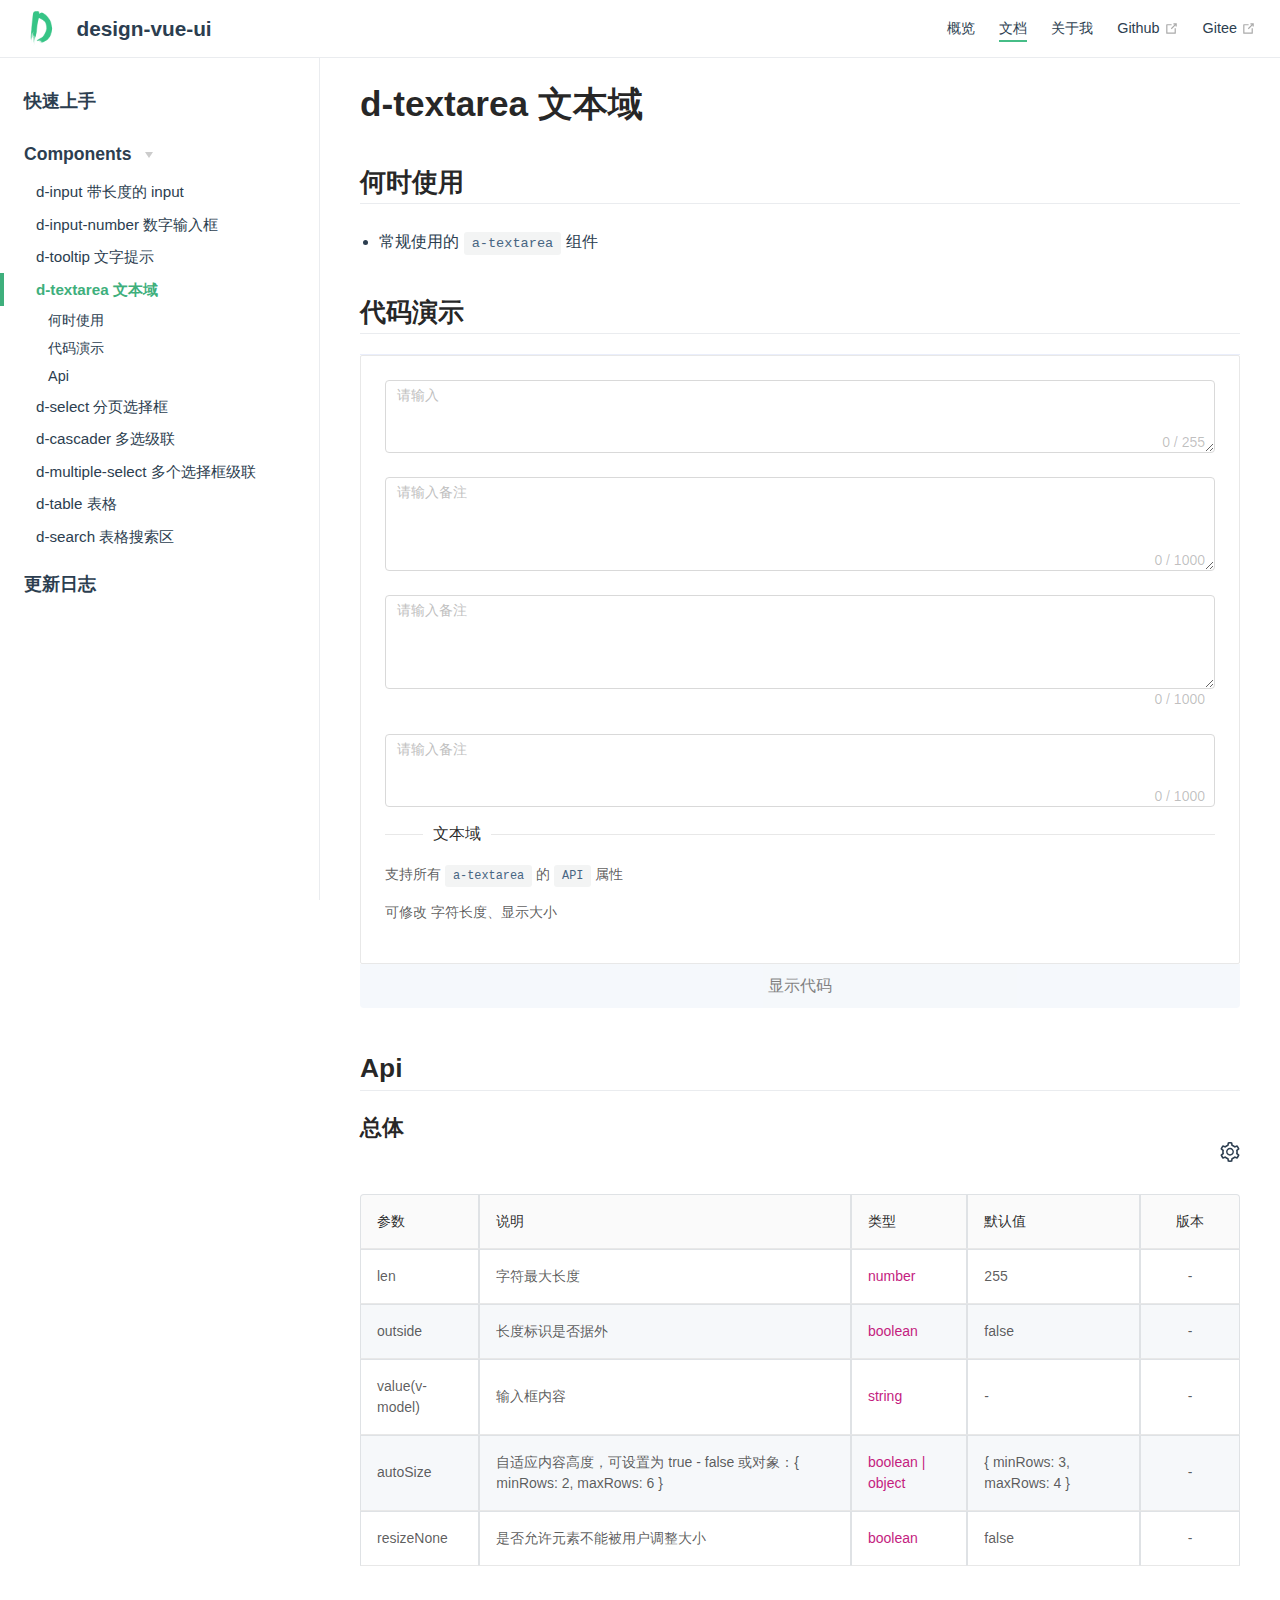
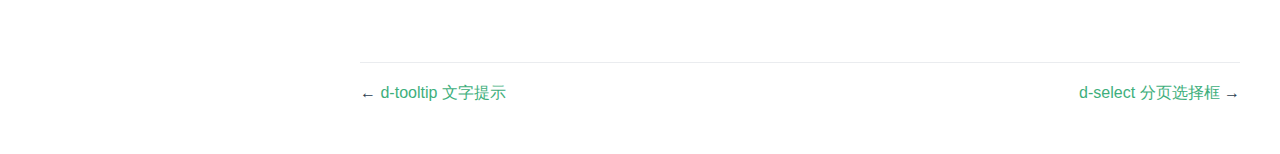
<file: design/textarea.html>
<!DOCTYPE html>
<html lang="en-US">
  <head>
    <meta charset="utf-8">
    <meta name="viewport" content="width=device-width,initial-scale=1">
    <title>d-textarea 文本域 | design-vue-ui</title>
    <meta name="generator" content="VuePress 1.9.10">
    <link rel="icon" href="/d.png">
    <meta name="description" content="基于ant框架">
    <meta name="keywords" content="designVueUi,antdesignvue,design-vue-ui">
    
    <link rel="preload" href="/assets/css/0.styles.6893f938.css" as="style"><link rel="preload" href="/assets/js/app.b1693ac4.js" as="script"><link rel="preload" href="/assets/js/3.47e1ff83.js" as="script"><link rel="preload" href="/assets/js/2.34f58a02.js" as="script"><link rel="preload" href="/assets/js/84.9a71a153.js" as="script"><link rel="preload" href="/assets/js/31.e22247af.js" as="script"><link rel="preload" href="/assets/js/71.7e6565dc.js" as="script"><link rel="preload" href="/assets/js/51.754b36b3.js" as="script"><link rel="prefetch" href="/assets/js/1.e3bc4242.js"><link rel="prefetch" href="/assets/js/11.bc011b31.js"><link rel="prefetch" href="/assets/js/12.43411cc9.js"><link rel="prefetch" href="/assets/js/13.936b6324.js"><link rel="prefetch" href="/assets/js/14.70af38ee.js"><link rel="prefetch" href="/assets/js/15.107d2342.js"><link rel="prefetch" href="/assets/js/16.8bfb101d.js"><link rel="prefetch" href="/assets/js/17.82c5f41a.js"><link rel="prefetch" href="/assets/js/18.114640aa.js"><link rel="prefetch" href="/assets/js/19.2f493858.js"><link rel="prefetch" href="/assets/js/20.00a23ae1.js"><link rel="prefetch" href="/assets/js/21.cc8247a2.js"><link rel="prefetch" href="/assets/js/22.bfd5f30c.js"><link rel="prefetch" href="/assets/js/23.99b22bf5.js"><link rel="prefetch" href="/assets/js/24.91064728.js"><link rel="prefetch" href="/assets/js/25.a4fa43f0.js"><link rel="prefetch" href="/assets/js/26.f80a54d1.js"><link rel="prefetch" href="/assets/js/27.ac8a46c3.js"><link rel="prefetch" href="/assets/js/28.49cbc333.js"><link rel="prefetch" href="/assets/js/29.b4c362ec.js"><link rel="prefetch" href="/assets/js/30.07603162.js"><link rel="prefetch" href="/assets/js/32.8e1c18bb.js"><link rel="prefetch" href="/assets/js/33.c83b9090.js"><link rel="prefetch" href="/assets/js/34.041b6e8c.js"><link rel="prefetch" href="/assets/js/35.2634f8f5.js"><link rel="prefetch" href="/assets/js/36.005e0e60.js"><link rel="prefetch" href="/assets/js/37.2a788569.js"><link rel="prefetch" href="/assets/js/38.86773775.js"><link rel="prefetch" href="/assets/js/39.6cea051e.js"><link rel="prefetch" href="/assets/js/4.c07ecc9f.js"><link rel="prefetch" href="/assets/js/40.48419250.js"><link rel="prefetch" href="/assets/js/41.0542f241.js"><link rel="prefetch" href="/assets/js/42.02ced57c.js"><link rel="prefetch" href="/assets/js/43.c16e19dd.js"><link rel="prefetch" href="/assets/js/44.39423886.js"><link rel="prefetch" href="/assets/js/45.b310b28e.js"><link rel="prefetch" href="/assets/js/46.eba37505.js"><link rel="prefetch" href="/assets/js/47.c8c23852.js"><link rel="prefetch" href="/assets/js/48.72725c93.js"><link rel="prefetch" href="/assets/js/49.84c87acb.js"><link rel="prefetch" href="/assets/js/5.0d422e59.js"><link rel="prefetch" href="/assets/js/50.66751c5c.js"><link rel="prefetch" href="/assets/js/52.b3b871c7.js"><link rel="prefetch" href="/assets/js/53.e91beb3d.js"><link rel="prefetch" href="/assets/js/54.5f2cf708.js"><link rel="prefetch" href="/assets/js/55.5a28c54a.js"><link rel="prefetch" href="/assets/js/56.acad990d.js"><link rel="prefetch" href="/assets/js/57.7716b2de.js"><link rel="prefetch" href="/assets/js/58.9c661121.js"><link rel="prefetch" href="/assets/js/59.3835419a.js"><link rel="prefetch" href="/assets/js/6.ee525697.js"><link rel="prefetch" href="/assets/js/60.327953c5.js"><link rel="prefetch" href="/assets/js/61.005ffe9c.js"><link rel="prefetch" href="/assets/js/62.66d54093.js"><link rel="prefetch" href="/assets/js/63.d0620bd8.js"><link rel="prefetch" href="/assets/js/64.2017e28d.js"><link rel="prefetch" href="/assets/js/65.69e64169.js"><link rel="prefetch" href="/assets/js/66.58cf4afb.js"><link rel="prefetch" href="/assets/js/67.8f505856.js"><link rel="prefetch" href="/assets/js/68.20d5c13e.js"><link rel="prefetch" href="/assets/js/69.d91302b4.js"><link rel="prefetch" href="/assets/js/7.d372ff0d.js"><link rel="prefetch" href="/assets/js/70.955df2dc.js"><link rel="prefetch" href="/assets/js/72.bd48fe3e.js"><link rel="prefetch" href="/assets/js/73.83a47dcd.js"><link rel="prefetch" href="/assets/js/74.5a50587e.js"><link rel="prefetch" href="/assets/js/75.0aac6152.js"><link rel="prefetch" href="/assets/js/76.581e1c52.js"><link rel="prefetch" href="/assets/js/77.681408ea.js"><link rel="prefetch" href="/assets/js/78.e30e0d56.js"><link rel="prefetch" href="/assets/js/79.c3064032.js"><link rel="prefetch" href="/assets/js/8.45f2b140.js"><link rel="prefetch" href="/assets/js/80.690afe23.js"><link rel="prefetch" href="/assets/js/81.1856faf5.js"><link rel="prefetch" href="/assets/js/82.759935bc.js"><link rel="prefetch" href="/assets/js/83.5b682ce3.js"><link rel="prefetch" href="/assets/js/85.9da184b2.js"><link rel="prefetch" href="/assets/js/86.fd1557c8.js"><link rel="prefetch" href="/assets/js/vendors~docsearch.f1f572f6.js">
    <link rel="stylesheet" href="/assets/css/0.styles.6893f938.css">
  </head>
  <body>
    <div id="app" data-server-rendered="true"><div class="theme-container"><header class="navbar"><div class="sidebar-button"><svg xmlns="http://www.w3.org/2000/svg" aria-hidden="true" role="img" viewBox="0 0 448 512" class="icon"><path fill="currentColor" d="M436 124H12c-6.627 0-12-5.373-12-12V80c0-6.627 5.373-12 12-12h424c6.627 0 12 5.373 12 12v32c0 6.627-5.373 12-12 12zm0 160H12c-6.627 0-12-5.373-12-12v-32c0-6.627 5.373-12 12-12h424c6.627 0 12 5.373 12 12v32c0 6.627-5.373 12-12 12zm0 160H12c-6.627 0-12-5.373-12-12v-32c0-6.627 5.373-12 12-12h424c6.627 0 12 5.373 12 12v32c0 6.627-5.373 12-12 12z"></path></svg></div> <a href="/" class="home-link router-link-active"><img src="/d.png" alt="design-vue-ui" class="logo"> <span class="site-name can-hide">design-vue-ui</span></a> <div class="links"><!----> <nav class="nav-links can-hide"><div class="nav-item"><a href="/" class="nav-link">
  概览
</a></div><div class="nav-item"><a href="/design/" class="nav-link router-link-active">
  文档
</a></div><div class="nav-item"><a href="/aboutMe.html" class="nav-link">
  关于我
</a></div><div class="nav-item"><a href="https://github.com/zhuzi001/design-vue-ui.git" target="_blank" rel="noopener noreferrer" class="nav-link external">
  Github
  <span><svg xmlns="http://www.w3.org/2000/svg" aria-hidden="true" focusable="false" x="0px" y="0px" viewBox="0 0 100 100" width="15" height="15" class="icon outbound"><path fill="currentColor" d="M18.8,85.1h56l0,0c2.2,0,4-1.8,4-4v-32h-8v28h-48v-48h28v-8h-32l0,0c-2.2,0-4,1.8-4,4v56C14.8,83.3,16.6,85.1,18.8,85.1z"></path> <polygon fill="currentColor" points="45.7,48.7 51.3,54.3 77.2,28.5 77.2,37.2 85.2,37.2 85.2,14.9 62.8,14.9 62.8,22.9 71.5,22.9"></polygon></svg> <span class="sr-only">(opens new window)</span></span></a></div><div class="nav-item"><a href="https://gitee.com/zhu_xin/design-vue-ui.git" target="_blank" rel="noopener noreferrer" class="nav-link external">
  Gitee
  <span><svg xmlns="http://www.w3.org/2000/svg" aria-hidden="true" focusable="false" x="0px" y="0px" viewBox="0 0 100 100" width="15" height="15" class="icon outbound"><path fill="currentColor" d="M18.8,85.1h56l0,0c2.2,0,4-1.8,4-4v-32h-8v28h-48v-48h28v-8h-32l0,0c-2.2,0-4,1.8-4,4v56C14.8,83.3,16.6,85.1,18.8,85.1z"></path> <polygon fill="currentColor" points="45.7,48.7 51.3,54.3 77.2,28.5 77.2,37.2 85.2,37.2 85.2,14.9 62.8,14.9 62.8,22.9 71.5,22.9"></polygon></svg> <span class="sr-only">(opens new window)</span></span></a></div> <!----></nav></div></header> <div class="sidebar-mask"></div> <aside class="sidebar"><nav class="nav-links"><div class="nav-item"><a href="/" class="nav-link">
  概览
</a></div><div class="nav-item"><a href="/design/" class="nav-link router-link-active">
  文档
</a></div><div class="nav-item"><a href="/aboutMe.html" class="nav-link">
  关于我
</a></div><div class="nav-item"><a href="https://github.com/zhuzi001/design-vue-ui.git" target="_blank" rel="noopener noreferrer" class="nav-link external">
  Github
  <span><svg xmlns="http://www.w3.org/2000/svg" aria-hidden="true" focusable="false" x="0px" y="0px" viewBox="0 0 100 100" width="15" height="15" class="icon outbound"><path fill="currentColor" d="M18.8,85.1h56l0,0c2.2,0,4-1.8,4-4v-32h-8v28h-48v-48h28v-8h-32l0,0c-2.2,0-4,1.8-4,4v56C14.8,83.3,16.6,85.1,18.8,85.1z"></path> <polygon fill="currentColor" points="45.7,48.7 51.3,54.3 77.2,28.5 77.2,37.2 85.2,37.2 85.2,14.9 62.8,14.9 62.8,22.9 71.5,22.9"></polygon></svg> <span class="sr-only">(opens new window)</span></span></a></div><div class="nav-item"><a href="https://gitee.com/zhu_xin/design-vue-ui.git" target="_blank" rel="noopener noreferrer" class="nav-link external">
  Gitee
  <span><svg xmlns="http://www.w3.org/2000/svg" aria-hidden="true" focusable="false" x="0px" y="0px" viewBox="0 0 100 100" width="15" height="15" class="icon outbound"><path fill="currentColor" d="M18.8,85.1h56l0,0c2.2,0,4-1.8,4-4v-32h-8v28h-48v-48h28v-8h-32l0,0c-2.2,0-4,1.8-4,4v56C14.8,83.3,16.6,85.1,18.8,85.1z"></path> <polygon fill="currentColor" points="45.7,48.7 51.3,54.3 77.2,28.5 77.2,37.2 85.2,37.2 85.2,14.9 62.8,14.9 62.8,22.9 71.5,22.9"></polygon></svg> <span class="sr-only">(opens new window)</span></span></a></div> <!----></nav>  <ul class="sidebar-links"><li><a href="/design/" aria-current="page" class="sidebar-link">快速上手</a></li><li><section class="sidebar-group collapsable depth-0"><p class="sidebar-heading open"><span>Components</span> <span class="arrow down"></span></p> <ul class="sidebar-links sidebar-group-items"><li><a href="/design/input.html" class="sidebar-link">d-input 带长度的 input</a></li><li><a href="/design/input-number.html" class="sidebar-link">d-input-number 数字输入框</a></li><li><a href="/design/tooltip.html" class="sidebar-link">d-tooltip 文字提示</a></li><li><a href="/design/textarea.html" aria-current="page" class="active sidebar-link">d-textarea 文本域</a><ul class="sidebar-sub-headers"><li class="sidebar-sub-header"><a href="/design/textarea.html#何时使用" class="sidebar-link">何时使用</a></li><li class="sidebar-sub-header"><a href="/design/textarea.html#代码演示" class="sidebar-link">代码演示</a></li><li class="sidebar-sub-header"><a href="/design/textarea.html#api" class="sidebar-link">Api</a></li></ul></li><li><a href="/design/select.html" class="sidebar-link">d-select 分页选择框</a></li><li><a href="/design/cascader.html" class="sidebar-link">d-cascader 多选级联</a></li><li><a href="/design/multiple-select.html" class="sidebar-link">d-multiple-select 多个选择框级联</a></li><li><a href="/design/table.html" class="sidebar-link">d-table 表格</a></li><li><a href="/design/search.html" class="sidebar-link">d-search 表格搜索区</a></li></ul></section></li><li><a href="/design/update.html" class="sidebar-link">更新日志</a></li></ul> </aside> <main class="page"> <div class="theme-default-content content__default"><h1 id="d-textarea-文本域"><a href="#d-textarea-文本域" class="header-anchor">#</a> d-textarea 文本域</h1> <h2 id="何时使用"><a href="#何时使用" class="header-anchor">#</a> 何时使用</h2> <br> <ul><li>常规使用的 <code>a-textarea</code> 组件</li></ul> <h2 id="代码演示"><a href="#代码演示" class="header-anchor">#</a> 代码演示</h2> <div class="tag_contain" data-v-26de66a9><a-card class="box-card" data-v-26de66a9><div class="text item" data-v-26de66a9><a-space direction="vertical" size="24" style="width:100%;"><d-textarea placeholder="请输入"></d-textarea> <d-textarea len="1000" placeholder="请输入备注" autoSize="[object Object]"></d-textarea> <d-textarea len="1000" placeholder="请输入备注" autoSize="[object Object]" outside=""></d-textarea> <d-textarea len="1000" placeholder="请输入备注" resizeNone=""></d-textarea></a-space></div> <a-divider orientation="left" data-v-26de66a9>
      文本域
    </a-divider> <p data-v-26de66a9>支持所有 <code data-v-26de66a9>a-textarea</code> 的 <code data-v-26de66a9>API</code> 属性</p> <p data-v-26de66a9>可修改 字符长度、显示大小</p></a-card> <div class="sourceCode" data-v-26de66a9><div class="control" data-v-26de66a9>
      显示代码
    </div> <div class="code-main" data-v-26de66a9><div class="language-vue line-numbers-mode" data-v-26de66a9><pre class="language-vue" data-v-26de66a9><code data-v-26de66a9><span class="token tag" data-v-26de66a9><span class="token tag" data-v-26de66a9><span class="token punctuation" data-v-26de66a9>&lt;</span>template</span><span class="token punctuation" data-v-26de66a9>&gt;</span></span>
  <span class="token tag" data-v-26de66a9><span class="token tag" data-v-26de66a9><span class="token punctuation" data-v-26de66a9>&lt;</span>a-space</span> <span class="token attr-name" data-v-26de66a9>direction</span><span class="token attr-value" data-v-26de66a9><span class="token punctuation attr-equals" data-v-26de66a9>=</span><span class="token punctuation" data-v-26de66a9>&quot;</span>vertical<span class="token punctuation" data-v-26de66a9>&quot;</span></span> <span class="token special-attr" data-v-26de66a9><span class="token attr-name" data-v-26de66a9>style</span><span class="token attr-value" data-v-26de66a9><span class="token punctuation attr-equals" data-v-26de66a9>=</span><span class="token punctuation" data-v-26de66a9>&quot;</span><span class="token value css language-css" data-v-26de66a9><span class="token property" data-v-26de66a9>width</span><span class="token punctuation" data-v-26de66a9>:</span> 100%</span><span class="token punctuation" data-v-26de66a9>&quot;</span></span></span> <span class="token attr-name" data-v-26de66a9>:size</span><span class="token attr-value" data-v-26de66a9><span class="token punctuation attr-equals" data-v-26de66a9>=</span><span class="token punctuation" data-v-26de66a9>&quot;</span>24<span class="token punctuation" data-v-26de66a9>&quot;</span></span><span class="token punctuation" data-v-26de66a9>&gt;</span></span>
    <span class="token tag" data-v-26de66a9><span class="token tag" data-v-26de66a9><span class="token punctuation" data-v-26de66a9>&lt;</span>d-textarea</span> <span class="token attr-name" data-v-26de66a9>v-model</span><span class="token attr-value" data-v-26de66a9><span class="token punctuation attr-equals" data-v-26de66a9>=</span><span class="token punctuation" data-v-26de66a9>&quot;</span>form.textValue<span class="token punctuation" data-v-26de66a9>&quot;</span></span> <span class="token attr-name" data-v-26de66a9>placeholder</span><span class="token attr-value" data-v-26de66a9><span class="token punctuation attr-equals" data-v-26de66a9>=</span><span class="token punctuation" data-v-26de66a9>&quot;</span>请输入<span class="token punctuation" data-v-26de66a9>&quot;</span></span><span class="token punctuation" data-v-26de66a9>&gt;</span></span> <span class="token tag" data-v-26de66a9><span class="token tag" data-v-26de66a9><span class="token punctuation" data-v-26de66a9>&lt;/</span>d-textarea</span><span class="token punctuation" data-v-26de66a9>&gt;</span></span>
    <span class="token tag" data-v-26de66a9><span class="token tag" data-v-26de66a9><span class="token punctuation" data-v-26de66a9>&lt;</span>d-textarea</span>
      <span class="token attr-name" data-v-26de66a9>v-model</span><span class="token attr-value" data-v-26de66a9><span class="token punctuation attr-equals" data-v-26de66a9>=</span><span class="token punctuation" data-v-26de66a9>&quot;</span>form.textValue<span class="token punctuation" data-v-26de66a9>&quot;</span></span>
      <span class="token attr-name" data-v-26de66a9>:len</span><span class="token attr-value" data-v-26de66a9><span class="token punctuation attr-equals" data-v-26de66a9>=</span><span class="token punctuation" data-v-26de66a9>&quot;</span>1000<span class="token punctuation" data-v-26de66a9>&quot;</span></span>
      <span class="token attr-name" data-v-26de66a9>placeholder</span><span class="token attr-value" data-v-26de66a9><span class="token punctuation attr-equals" data-v-26de66a9>=</span><span class="token punctuation" data-v-26de66a9>&quot;</span>请输入备注<span class="token punctuation" data-v-26de66a9>&quot;</span></span>
      <span class="token attr-name" data-v-26de66a9>:autoSize</span><span class="token attr-value" data-v-26de66a9><span class="token punctuation attr-equals" data-v-26de66a9>=</span><span class="token punctuation" data-v-26de66a9>&quot;</span>autoSize<span class="token punctuation" data-v-26de66a9>&quot;</span></span>
    <span class="token punctuation" data-v-26de66a9>&gt;</span></span>
    <span class="token tag" data-v-26de66a9><span class="token tag" data-v-26de66a9><span class="token punctuation" data-v-26de66a9>&lt;/</span>d-textarea</span><span class="token punctuation" data-v-26de66a9>&gt;</span></span>
    <span class="token tag" data-v-26de66a9><span class="token tag" data-v-26de66a9><span class="token punctuation" data-v-26de66a9>&lt;</span>d-textarea</span>
      <span class="token attr-name" data-v-26de66a9>v-model</span><span class="token attr-value" data-v-26de66a9><span class="token punctuation attr-equals" data-v-26de66a9>=</span><span class="token punctuation" data-v-26de66a9>&quot;</span>form.textValue<span class="token punctuation" data-v-26de66a9>&quot;</span></span>
      <span class="token attr-name" data-v-26de66a9>:len</span><span class="token attr-value" data-v-26de66a9><span class="token punctuation attr-equals" data-v-26de66a9>=</span><span class="token punctuation" data-v-26de66a9>&quot;</span>1000<span class="token punctuation" data-v-26de66a9>&quot;</span></span>
      <span class="token attr-name" data-v-26de66a9>placeholder</span><span class="token attr-value" data-v-26de66a9><span class="token punctuation attr-equals" data-v-26de66a9>=</span><span class="token punctuation" data-v-26de66a9>&quot;</span>请输入备注<span class="token punctuation" data-v-26de66a9>&quot;</span></span>
      <span class="token attr-name" data-v-26de66a9>:autoSize</span><span class="token attr-value" data-v-26de66a9><span class="token punctuation attr-equals" data-v-26de66a9>=</span><span class="token punctuation" data-v-26de66a9>&quot;</span>autoSize<span class="token punctuation" data-v-26de66a9>&quot;</span></span>
      <span class="token attr-name" data-v-26de66a9>outside</span>
    <span class="token punctuation" data-v-26de66a9>&gt;</span></span>
    <span class="token tag" data-v-26de66a9><span class="token tag" data-v-26de66a9><span class="token punctuation" data-v-26de66a9>&lt;/</span>d-textarea</span><span class="token punctuation" data-v-26de66a9>&gt;</span></span>
    <span class="token tag" data-v-26de66a9><span class="token tag" data-v-26de66a9><span class="token punctuation" data-v-26de66a9>&lt;</span>d-textarea</span>
      <span class="token attr-name" data-v-26de66a9>v-model</span><span class="token attr-value" data-v-26de66a9><span class="token punctuation attr-equals" data-v-26de66a9>=</span><span class="token punctuation" data-v-26de66a9>&quot;</span>form.textValue<span class="token punctuation" data-v-26de66a9>&quot;</span></span>
      <span class="token attr-name" data-v-26de66a9>:len</span><span class="token attr-value" data-v-26de66a9><span class="token punctuation attr-equals" data-v-26de66a9>=</span><span class="token punctuation" data-v-26de66a9>&quot;</span>1000<span class="token punctuation" data-v-26de66a9>&quot;</span></span>
      <span class="token attr-name" data-v-26de66a9>placeholder</span><span class="token attr-value" data-v-26de66a9><span class="token punctuation attr-equals" data-v-26de66a9>=</span><span class="token punctuation" data-v-26de66a9>&quot;</span>请输入备注<span class="token punctuation" data-v-26de66a9>&quot;</span></span>
      <span class="token attr-name" data-v-26de66a9>resizeNone</span>
    <span class="token punctuation" data-v-26de66a9>&gt;</span></span>
    <span class="token tag" data-v-26de66a9><span class="token tag" data-v-26de66a9><span class="token punctuation" data-v-26de66a9>&lt;/</span>d-textarea</span><span class="token punctuation" data-v-26de66a9>&gt;</span></span>
  <span class="token tag" data-v-26de66a9><span class="token tag" data-v-26de66a9><span class="token punctuation" data-v-26de66a9>&lt;/</span>a-space</span><span class="token punctuation" data-v-26de66a9>&gt;</span></span>
<span class="token tag" data-v-26de66a9><span class="token tag" data-v-26de66a9><span class="token punctuation" data-v-26de66a9>&lt;/</span>template</span><span class="token punctuation" data-v-26de66a9>&gt;</span></span>
<span class="token tag" data-v-26de66a9><span class="token tag" data-v-26de66a9><span class="token punctuation" data-v-26de66a9>&lt;</span>script</span><span class="token punctuation" data-v-26de66a9>&gt;</span></span><span class="token script" data-v-26de66a9><span class="token language-javascript" data-v-26de66a9>
<span class="token keyword" data-v-26de66a9>export</span> <span class="token keyword" data-v-26de66a9>default</span> <span class="token punctuation" data-v-26de66a9>{</span>
  <span class="token function" data-v-26de66a9>data</span><span class="token punctuation" data-v-26de66a9>(</span><span class="token punctuation" data-v-26de66a9>)</span> <span class="token punctuation" data-v-26de66a9>{</span>
    <span class="token keyword" data-v-26de66a9>return</span> <span class="token punctuation" data-v-26de66a9>{</span>
      <span class="token literal-property property" data-v-26de66a9>form</span><span class="token operator" data-v-26de66a9>:</span> <span class="token punctuation" data-v-26de66a9>{</span>
        <span class="token literal-property property" data-v-26de66a9>textValue</span><span class="token operator" data-v-26de66a9>:</span> <span class="token string" data-v-26de66a9>&quot;&quot;</span><span class="token punctuation" data-v-26de66a9>,</span>
      <span class="token punctuation" data-v-26de66a9>}</span><span class="token punctuation" data-v-26de66a9>,</span>
      <span class="token literal-property property" data-v-26de66a9>autoSize</span><span class="token operator" data-v-26de66a9>:</span> <span class="token punctuation" data-v-26de66a9>{</span> <span class="token literal-property property" data-v-26de66a9>minRows</span><span class="token operator" data-v-26de66a9>:</span> <span class="token number" data-v-26de66a9>4</span><span class="token punctuation" data-v-26de66a9>,</span> <span class="token literal-property property" data-v-26de66a9>maxRows</span><span class="token operator" data-v-26de66a9>:</span> <span class="token number" data-v-26de66a9>8</span> <span class="token punctuation" data-v-26de66a9>}</span><span class="token punctuation" data-v-26de66a9>,</span>
    <span class="token punctuation" data-v-26de66a9>}</span><span class="token punctuation" data-v-26de66a9>;</span>
  <span class="token punctuation" data-v-26de66a9>}</span><span class="token punctuation" data-v-26de66a9>,</span>
<span class="token punctuation" data-v-26de66a9>}</span><span class="token punctuation" data-v-26de66a9>;</span>
</span></span><span class="token tag" data-v-26de66a9><span class="token tag" data-v-26de66a9><span class="token punctuation" data-v-26de66a9>&lt;/</span>script</span><span class="token punctuation" data-v-26de66a9>&gt;</span></span>
</code></pre> <div class="line-numbers-wrapper" data-v-26de66a9><span class="line-number" data-v-26de66a9>1</span><br data-v-26de66a9><span class="line-number" data-v-26de66a9>2</span><br data-v-26de66a9><span class="line-number" data-v-26de66a9>3</span><br data-v-26de66a9><span class="line-number" data-v-26de66a9>4</span><br data-v-26de66a9><span class="line-number" data-v-26de66a9>5</span><br data-v-26de66a9><span class="line-number" data-v-26de66a9>6</span><br data-v-26de66a9><span class="line-number" data-v-26de66a9>7</span><br data-v-26de66a9><span class="line-number" data-v-26de66a9>8</span><br data-v-26de66a9><span class="line-number" data-v-26de66a9>9</span><br data-v-26de66a9><span class="line-number" data-v-26de66a9>10</span><br data-v-26de66a9><span class="line-number" data-v-26de66a9>11</span><br data-v-26de66a9><span class="line-number" data-v-26de66a9>12</span><br data-v-26de66a9><span class="line-number" data-v-26de66a9>13</span><br data-v-26de66a9><span class="line-number" data-v-26de66a9>14</span><br data-v-26de66a9><span class="line-number" data-v-26de66a9>15</span><br data-v-26de66a9><span class="line-number" data-v-26de66a9>16</span><br data-v-26de66a9><span class="line-number" data-v-26de66a9>17</span><br data-v-26de66a9><span class="line-number" data-v-26de66a9>18</span><br data-v-26de66a9><span class="line-number" data-v-26de66a9>19</span><br data-v-26de66a9><span class="line-number" data-v-26de66a9>20</span><br data-v-26de66a9><span class="line-number" data-v-26de66a9>21</span><br data-v-26de66a9><span class="line-number" data-v-26de66a9>22</span><br data-v-26de66a9><span class="line-number" data-v-26de66a9>23</span><br data-v-26de66a9><span class="line-number" data-v-26de66a9>24</span><br data-v-26de66a9><span class="line-number" data-v-26de66a9>25</span><br data-v-26de66a9><span class="line-number" data-v-26de66a9>26</span><br data-v-26de66a9><span class="line-number" data-v-26de66a9>27</span><br data-v-26de66a9><span class="line-number" data-v-26de66a9>28</span><br data-v-26de66a9><span class="line-number" data-v-26de66a9>29</span><br data-v-26de66a9><span class="line-number" data-v-26de66a9>30</span><br data-v-26de66a9><span class="line-number" data-v-26de66a9>31</span><br data-v-26de66a9><span class="line-number" data-v-26de66a9>32</span><br data-v-26de66a9><span class="line-number" data-v-26de66a9>33</span><br data-v-26de66a9><span class="line-number" data-v-26de66a9>34</span><br data-v-26de66a9><span class="line-number" data-v-26de66a9>35</span><br data-v-26de66a9><span class="line-number" data-v-26de66a9>36</span><br data-v-26de66a9><span class="line-number" data-v-26de66a9>37</span><br data-v-26de66a9><span class="line-number" data-v-26de66a9>38</span><br data-v-26de66a9><span class="line-number" data-v-26de66a9>39</span><br data-v-26de66a9></div></div></div></div> <div class="control" data-v-26de66a9>
    显示代码
  </div></div> <h2 id="api"><a href="#api" class="header-anchor">#</a> Api</h2> <h3 id="总体"><a href="#总体" class="header-anchor">#</a> 总体</h3> <d-table columns="[object Object],[object Object],[object Object],[object Object],[object Object]" dataSource="[object Object],[object Object],[object Object],[object Object],[object Object]" scroll="[object Object]"></d-table></div> <footer class="page-edit"><!----> <!----></footer> <div class="page-nav"><p class="inner"><span class="prev">
      ←
      <a href="/design/tooltip.html" class="prev">
        d-tooltip 文字提示
      </a></span> <span class="next"><a href="/design/select.html">
        d-select 分页选择框
      </a>
      →
    </span></p></div> </main></div><div class="global-ui"></div></div>
    <script src="/assets/js/app.b1693ac4.js" defer></script><script src="/assets/js/3.47e1ff83.js" defer></script><script src="/assets/js/2.34f58a02.js" defer></script><script src="/assets/js/84.9a71a153.js" defer></script><script src="/assets/js/31.e22247af.js" defer></script><script src="/assets/js/71.7e6565dc.js" defer></script><script src="/assets/js/51.754b36b3.js" defer></script>
  </body>
</html>
</file>
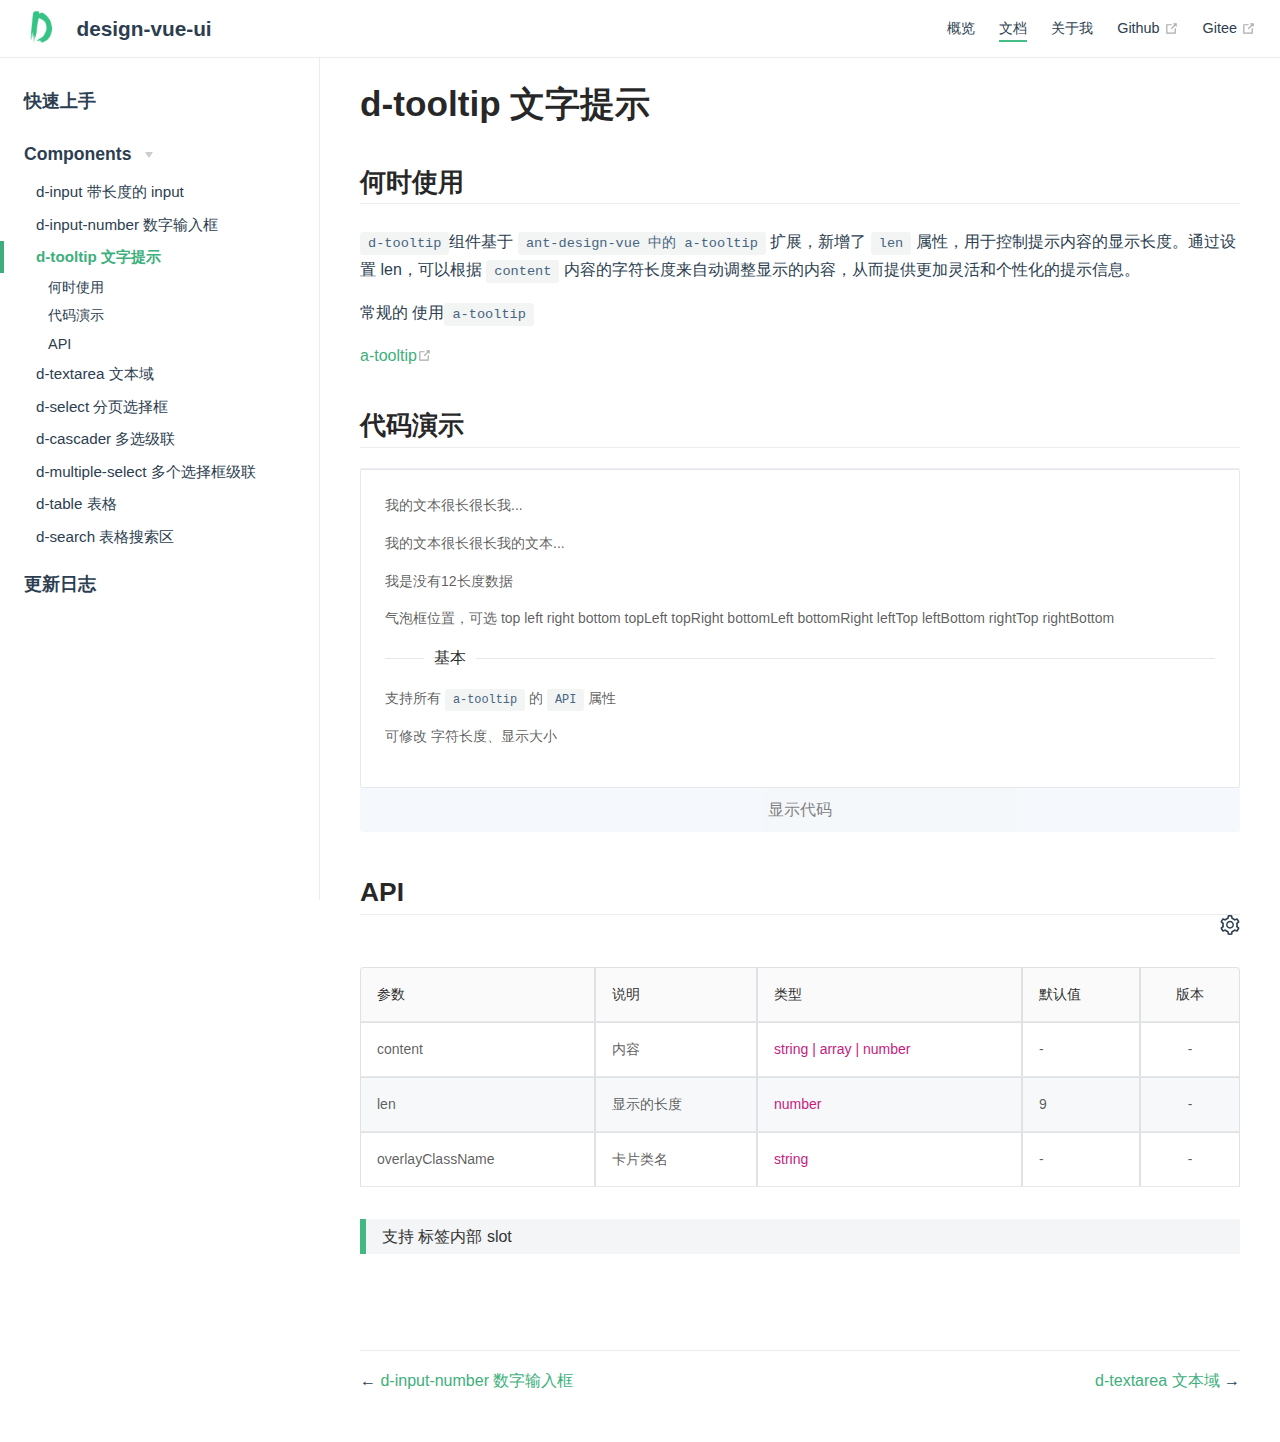
<file: design/tooltip.html>
<!DOCTYPE html>
<html lang="en-US">
  <head>
    <meta charset="utf-8">
    <meta name="viewport" content="width=device-width,initial-scale=1">
    <title>d-tooltip 文字提示 | design-vue-ui</title>
    <meta name="generator" content="VuePress 1.9.10">
    <link rel="icon" href="/d.png">
    <meta name="description" content="基于ant框架">
    <meta name="keywords" content="designVueUi,antdesignvue,design-vue-ui">
    
    <link rel="preload" href="/assets/css/0.styles.6893f938.css" as="style"><link rel="preload" href="/assets/js/app.b1693ac4.js" as="script"><link rel="preload" href="/assets/js/3.47e1ff83.js" as="script"><link rel="preload" href="/assets/js/2.34f58a02.js" as="script"><link rel="preload" href="/assets/js/85.9da184b2.js" as="script"><link rel="preload" href="/assets/js/31.e22247af.js" as="script"><link rel="preload" href="/assets/js/72.bd48fe3e.js" as="script"><link rel="preload" href="/assets/js/52.b3b871c7.js" as="script"><link rel="prefetch" href="/assets/js/1.e3bc4242.js"><link rel="prefetch" href="/assets/js/11.bc011b31.js"><link rel="prefetch" href="/assets/js/12.43411cc9.js"><link rel="prefetch" href="/assets/js/13.936b6324.js"><link rel="prefetch" href="/assets/js/14.70af38ee.js"><link rel="prefetch" href="/assets/js/15.107d2342.js"><link rel="prefetch" href="/assets/js/16.8bfb101d.js"><link rel="prefetch" href="/assets/js/17.82c5f41a.js"><link rel="prefetch" href="/assets/js/18.114640aa.js"><link rel="prefetch" href="/assets/js/19.2f493858.js"><link rel="prefetch" href="/assets/js/20.00a23ae1.js"><link rel="prefetch" href="/assets/js/21.cc8247a2.js"><link rel="prefetch" href="/assets/js/22.bfd5f30c.js"><link rel="prefetch" href="/assets/js/23.99b22bf5.js"><link rel="prefetch" href="/assets/js/24.91064728.js"><link rel="prefetch" href="/assets/js/25.a4fa43f0.js"><link rel="prefetch" href="/assets/js/26.f80a54d1.js"><link rel="prefetch" href="/assets/js/27.ac8a46c3.js"><link rel="prefetch" href="/assets/js/28.49cbc333.js"><link rel="prefetch" href="/assets/js/29.b4c362ec.js"><link rel="prefetch" href="/assets/js/30.07603162.js"><link rel="prefetch" href="/assets/js/32.8e1c18bb.js"><link rel="prefetch" href="/assets/js/33.c83b9090.js"><link rel="prefetch" href="/assets/js/34.041b6e8c.js"><link rel="prefetch" href="/assets/js/35.2634f8f5.js"><link rel="prefetch" href="/assets/js/36.005e0e60.js"><link rel="prefetch" href="/assets/js/37.2a788569.js"><link rel="prefetch" href="/assets/js/38.86773775.js"><link rel="prefetch" href="/assets/js/39.6cea051e.js"><link rel="prefetch" href="/assets/js/4.c07ecc9f.js"><link rel="prefetch" href="/assets/js/40.48419250.js"><link rel="prefetch" href="/assets/js/41.0542f241.js"><link rel="prefetch" href="/assets/js/42.02ced57c.js"><link rel="prefetch" href="/assets/js/43.c16e19dd.js"><link rel="prefetch" href="/assets/js/44.39423886.js"><link rel="prefetch" href="/assets/js/45.b310b28e.js"><link rel="prefetch" href="/assets/js/46.eba37505.js"><link rel="prefetch" href="/assets/js/47.c8c23852.js"><link rel="prefetch" href="/assets/js/48.72725c93.js"><link rel="prefetch" href="/assets/js/49.84c87acb.js"><link rel="prefetch" href="/assets/js/5.0d422e59.js"><link rel="prefetch" href="/assets/js/50.66751c5c.js"><link rel="prefetch" href="/assets/js/51.754b36b3.js"><link rel="prefetch" href="/assets/js/53.e91beb3d.js"><link rel="prefetch" href="/assets/js/54.5f2cf708.js"><link rel="prefetch" href="/assets/js/55.5a28c54a.js"><link rel="prefetch" href="/assets/js/56.acad990d.js"><link rel="prefetch" href="/assets/js/57.7716b2de.js"><link rel="prefetch" href="/assets/js/58.9c661121.js"><link rel="prefetch" href="/assets/js/59.3835419a.js"><link rel="prefetch" href="/assets/js/6.ee525697.js"><link rel="prefetch" href="/assets/js/60.327953c5.js"><link rel="prefetch" href="/assets/js/61.005ffe9c.js"><link rel="prefetch" href="/assets/js/62.66d54093.js"><link rel="prefetch" href="/assets/js/63.d0620bd8.js"><link rel="prefetch" href="/assets/js/64.2017e28d.js"><link rel="prefetch" href="/assets/js/65.69e64169.js"><link rel="prefetch" href="/assets/js/66.58cf4afb.js"><link rel="prefetch" href="/assets/js/67.8f505856.js"><link rel="prefetch" href="/assets/js/68.20d5c13e.js"><link rel="prefetch" href="/assets/js/69.d91302b4.js"><link rel="prefetch" href="/assets/js/7.d372ff0d.js"><link rel="prefetch" href="/assets/js/70.955df2dc.js"><link rel="prefetch" href="/assets/js/71.7e6565dc.js"><link rel="prefetch" href="/assets/js/73.83a47dcd.js"><link rel="prefetch" href="/assets/js/74.5a50587e.js"><link rel="prefetch" href="/assets/js/75.0aac6152.js"><link rel="prefetch" href="/assets/js/76.581e1c52.js"><link rel="prefetch" href="/assets/js/77.681408ea.js"><link rel="prefetch" href="/assets/js/78.e30e0d56.js"><link rel="prefetch" href="/assets/js/79.c3064032.js"><link rel="prefetch" href="/assets/js/8.45f2b140.js"><link rel="prefetch" href="/assets/js/80.690afe23.js"><link rel="prefetch" href="/assets/js/81.1856faf5.js"><link rel="prefetch" href="/assets/js/82.759935bc.js"><link rel="prefetch" href="/assets/js/83.5b682ce3.js"><link rel="prefetch" href="/assets/js/84.9a71a153.js"><link rel="prefetch" href="/assets/js/86.fd1557c8.js"><link rel="prefetch" href="/assets/js/vendors~docsearch.f1f572f6.js">
    <link rel="stylesheet" href="/assets/css/0.styles.6893f938.css">
  </head>
  <body>
    <div id="app" data-server-rendered="true"><div class="theme-container"><header class="navbar"><div class="sidebar-button"><svg xmlns="http://www.w3.org/2000/svg" aria-hidden="true" role="img" viewBox="0 0 448 512" class="icon"><path fill="currentColor" d="M436 124H12c-6.627 0-12-5.373-12-12V80c0-6.627 5.373-12 12-12h424c6.627 0 12 5.373 12 12v32c0 6.627-5.373 12-12 12zm0 160H12c-6.627 0-12-5.373-12-12v-32c0-6.627 5.373-12 12-12h424c6.627 0 12 5.373 12 12v32c0 6.627-5.373 12-12 12zm0 160H12c-6.627 0-12-5.373-12-12v-32c0-6.627 5.373-12 12-12h424c6.627 0 12 5.373 12 12v32c0 6.627-5.373 12-12 12z"></path></svg></div> <a href="/" class="home-link router-link-active"><img src="/d.png" alt="design-vue-ui" class="logo"> <span class="site-name can-hide">design-vue-ui</span></a> <div class="links"><!----> <nav class="nav-links can-hide"><div class="nav-item"><a href="/" class="nav-link">
  概览
</a></div><div class="nav-item"><a href="/design/" class="nav-link router-link-active">
  文档
</a></div><div class="nav-item"><a href="/aboutMe.html" class="nav-link">
  关于我
</a></div><div class="nav-item"><a href="https://github.com/zhuzi001/design-vue-ui.git" target="_blank" rel="noopener noreferrer" class="nav-link external">
  Github
  <span><svg xmlns="http://www.w3.org/2000/svg" aria-hidden="true" focusable="false" x="0px" y="0px" viewBox="0 0 100 100" width="15" height="15" class="icon outbound"><path fill="currentColor" d="M18.8,85.1h56l0,0c2.2,0,4-1.8,4-4v-32h-8v28h-48v-48h28v-8h-32l0,0c-2.2,0-4,1.8-4,4v56C14.8,83.3,16.6,85.1,18.8,85.1z"></path> <polygon fill="currentColor" points="45.7,48.7 51.3,54.3 77.2,28.5 77.2,37.2 85.2,37.2 85.2,14.9 62.8,14.9 62.8,22.9 71.5,22.9"></polygon></svg> <span class="sr-only">(opens new window)</span></span></a></div><div class="nav-item"><a href="https://gitee.com/zhu_xin/design-vue-ui.git" target="_blank" rel="noopener noreferrer" class="nav-link external">
  Gitee
  <span><svg xmlns="http://www.w3.org/2000/svg" aria-hidden="true" focusable="false" x="0px" y="0px" viewBox="0 0 100 100" width="15" height="15" class="icon outbound"><path fill="currentColor" d="M18.8,85.1h56l0,0c2.2,0,4-1.8,4-4v-32h-8v28h-48v-48h28v-8h-32l0,0c-2.2,0-4,1.8-4,4v56C14.8,83.3,16.6,85.1,18.8,85.1z"></path> <polygon fill="currentColor" points="45.7,48.7 51.3,54.3 77.2,28.5 77.2,37.2 85.2,37.2 85.2,14.9 62.8,14.9 62.8,22.9 71.5,22.9"></polygon></svg> <span class="sr-only">(opens new window)</span></span></a></div> <!----></nav></div></header> <div class="sidebar-mask"></div> <aside class="sidebar"><nav class="nav-links"><div class="nav-item"><a href="/" class="nav-link">
  概览
</a></div><div class="nav-item"><a href="/design/" class="nav-link router-link-active">
  文档
</a></div><div class="nav-item"><a href="/aboutMe.html" class="nav-link">
  关于我
</a></div><div class="nav-item"><a href="https://github.com/zhuzi001/design-vue-ui.git" target="_blank" rel="noopener noreferrer" class="nav-link external">
  Github
  <span><svg xmlns="http://www.w3.org/2000/svg" aria-hidden="true" focusable="false" x="0px" y="0px" viewBox="0 0 100 100" width="15" height="15" class="icon outbound"><path fill="currentColor" d="M18.8,85.1h56l0,0c2.2,0,4-1.8,4-4v-32h-8v28h-48v-48h28v-8h-32l0,0c-2.2,0-4,1.8-4,4v56C14.8,83.3,16.6,85.1,18.8,85.1z"></path> <polygon fill="currentColor" points="45.7,48.7 51.3,54.3 77.2,28.5 77.2,37.2 85.2,37.2 85.2,14.9 62.8,14.9 62.8,22.9 71.5,22.9"></polygon></svg> <span class="sr-only">(opens new window)</span></span></a></div><div class="nav-item"><a href="https://gitee.com/zhu_xin/design-vue-ui.git" target="_blank" rel="noopener noreferrer" class="nav-link external">
  Gitee
  <span><svg xmlns="http://www.w3.org/2000/svg" aria-hidden="true" focusable="false" x="0px" y="0px" viewBox="0 0 100 100" width="15" height="15" class="icon outbound"><path fill="currentColor" d="M18.8,85.1h56l0,0c2.2,0,4-1.8,4-4v-32h-8v28h-48v-48h28v-8h-32l0,0c-2.2,0-4,1.8-4,4v56C14.8,83.3,16.6,85.1,18.8,85.1z"></path> <polygon fill="currentColor" points="45.7,48.7 51.3,54.3 77.2,28.5 77.2,37.2 85.2,37.2 85.2,14.9 62.8,14.9 62.8,22.9 71.5,22.9"></polygon></svg> <span class="sr-only">(opens new window)</span></span></a></div> <!----></nav>  <ul class="sidebar-links"><li><a href="/design/" aria-current="page" class="sidebar-link">快速上手</a></li><li><section class="sidebar-group collapsable depth-0"><p class="sidebar-heading open"><span>Components</span> <span class="arrow down"></span></p> <ul class="sidebar-links sidebar-group-items"><li><a href="/design/input.html" class="sidebar-link">d-input 带长度的 input</a></li><li><a href="/design/input-number.html" class="sidebar-link">d-input-number 数字输入框</a></li><li><a href="/design/tooltip.html" aria-current="page" class="active sidebar-link">d-tooltip 文字提示</a><ul class="sidebar-sub-headers"><li class="sidebar-sub-header"><a href="/design/tooltip.html#何时使用" class="sidebar-link">何时使用</a></li><li class="sidebar-sub-header"><a href="/design/tooltip.html#代码演示" class="sidebar-link">代码演示</a></li><li class="sidebar-sub-header"><a href="/design/tooltip.html#api" class="sidebar-link">API</a></li></ul></li><li><a href="/design/textarea.html" class="sidebar-link">d-textarea 文本域</a></li><li><a href="/design/select.html" class="sidebar-link">d-select 分页选择框</a></li><li><a href="/design/cascader.html" class="sidebar-link">d-cascader 多选级联</a></li><li><a href="/design/multiple-select.html" class="sidebar-link">d-multiple-select 多个选择框级联</a></li><li><a href="/design/table.html" class="sidebar-link">d-table 表格</a></li><li><a href="/design/search.html" class="sidebar-link">d-search 表格搜索区</a></li></ul></section></li><li><a href="/design/update.html" class="sidebar-link">更新日志</a></li></ul> </aside> <main class="page"> <div class="theme-default-content content__default"><h1 id="d-tooltip-文字提示"><a href="#d-tooltip-文字提示" class="header-anchor">#</a> d-tooltip 文字提示</h1> <h2 id="何时使用"><a href="#何时使用" class="header-anchor">#</a> 何时使用</h2> <br> <p><code>d-tooltip</code>组件基于 <code>ant-design-vue 中的 a-tooltip</code> 扩展，新增了 <code>len</code> 属性，用于控制提示内容的显示长度。通过设置 len，可以根据 <code>content</code> 内容的字符长度来自动调整显示的内容，从而提供更加灵活和个性化的提示信息。</p> <p>常规的 使用<code>a-tooltip</code></p> <p><a href="https://1x.antdv.com/components/tooltip-cn/" target="_blank" rel="noopener noreferrer">a-tooltip<span><svg xmlns="http://www.w3.org/2000/svg" aria-hidden="true" focusable="false" x="0px" y="0px" viewBox="0 0 100 100" width="15" height="15" class="icon outbound"><path fill="currentColor" d="M18.8,85.1h56l0,0c2.2,0,4-1.8,4-4v-32h-8v28h-48v-48h28v-8h-32l0,0c-2.2,0-4,1.8-4,4v56C14.8,83.3,16.6,85.1,18.8,85.1z"></path> <polygon fill="currentColor" points="45.7,48.7 51.3,54.3 77.2,28.5 77.2,37.2 85.2,37.2 85.2,14.9 62.8,14.9 62.8,22.9 71.5,22.9"></polygon></svg> <span class="sr-only">(opens new window)</span></span></a></p> <h2 id="代码演示"><a href="#代码演示" class="header-anchor">#</a> 代码演示</h2> <div class="tag_contain" data-v-26de66a9><a-card class="box-card" data-v-26de66a9><div class="text item" data-v-26de66a9><div><p><d-tooltip content="我的文本很长很长我的文本很长很长我的文本很长很长我的文本很长很长我的文本很长很长我的文本很长很长我的文本很长很长我的文本很长很长我的文本很长很长"></d-tooltip></p> <p><d-tooltip content="我的文本很长很长我的文本很长很长我的文本很长很长我的文本很长很长我的文本很长很长我的文本很长很长我的文本很长很长我的文本很长很长我的文本很长很长" len="12"></d-tooltip></p> <p><d-tooltip content="我是没有12长度数据" len="12"></d-tooltip></p> <p><d-tooltip content="气泡框位置，可选 top left right bottom topLeft topRight bottomLeft bottomRight leftTop leftBottom rightTop rightBottom" len="12">
     气泡框位置，可选 top left right bottom topLeft topRight bottomLeft bottomRight leftTop leftBottom rightTop rightBottom
    </d-tooltip></p></div></div> <a-divider orientation="left" data-v-26de66a9>
      基本
    </a-divider> <p data-v-26de66a9>支持所有 <code data-v-26de66a9>a-tooltip</code> 的 <code data-v-26de66a9>API</code> 属性</p> <p data-v-26de66a9>可修改 字符长度、显示大小</p></a-card> <div class="sourceCode" data-v-26de66a9><div class="control" data-v-26de66a9>
      显示代码
    </div> <div class="code-main" data-v-26de66a9><div class="language-vue line-numbers-mode" data-v-26de66a9><pre class="language-vue" data-v-26de66a9><code data-v-26de66a9><span class="token tag" data-v-26de66a9><span class="token tag" data-v-26de66a9><span class="token punctuation" data-v-26de66a9>&lt;</span>template</span><span class="token punctuation" data-v-26de66a9>&gt;</span></span>
  <span class="token tag" data-v-26de66a9><span class="token tag" data-v-26de66a9><span class="token punctuation" data-v-26de66a9>&lt;</span>div</span><span class="token punctuation" data-v-26de66a9>&gt;</span></span>
    <span class="token tag" data-v-26de66a9><span class="token tag" data-v-26de66a9><span class="token punctuation" data-v-26de66a9>&lt;</span>p</span><span class="token punctuation" data-v-26de66a9>&gt;</span></span>
      <span class="token tag" data-v-26de66a9><span class="token tag" data-v-26de66a9><span class="token punctuation" data-v-26de66a9>&lt;</span>d-tooltip</span> <span class="token attr-name" data-v-26de66a9>:content</span><span class="token attr-value" data-v-26de66a9><span class="token punctuation attr-equals" data-v-26de66a9>=</span><span class="token punctuation" data-v-26de66a9>&quot;</span>txt<span class="token punctuation" data-v-26de66a9>&quot;</span></span><span class="token punctuation" data-v-26de66a9>&gt;</span></span><span class="token tag" data-v-26de66a9><span class="token tag" data-v-26de66a9><span class="token punctuation" data-v-26de66a9>&lt;/</span>d-tooltip</span><span class="token punctuation" data-v-26de66a9>&gt;</span></span>
    <span class="token tag" data-v-26de66a9><span class="token tag" data-v-26de66a9><span class="token punctuation" data-v-26de66a9>&lt;/</span>p</span><span class="token punctuation" data-v-26de66a9>&gt;</span></span>
    <span class="token tag" data-v-26de66a9><span class="token tag" data-v-26de66a9><span class="token punctuation" data-v-26de66a9>&lt;</span>p</span><span class="token punctuation" data-v-26de66a9>&gt;</span></span>
      <span class="token tag" data-v-26de66a9><span class="token tag" data-v-26de66a9><span class="token punctuation" data-v-26de66a9>&lt;</span>d-tooltip</span> <span class="token attr-name" data-v-26de66a9>:content</span><span class="token attr-value" data-v-26de66a9><span class="token punctuation attr-equals" data-v-26de66a9>=</span><span class="token punctuation" data-v-26de66a9>&quot;</span>txt<span class="token punctuation" data-v-26de66a9>&quot;</span></span> <span class="token attr-name" data-v-26de66a9>:len</span><span class="token attr-value" data-v-26de66a9><span class="token punctuation attr-equals" data-v-26de66a9>=</span><span class="token punctuation" data-v-26de66a9>&quot;</span>12<span class="token punctuation" data-v-26de66a9>&quot;</span></span><span class="token punctuation" data-v-26de66a9>&gt;</span></span><span class="token tag" data-v-26de66a9><span class="token tag" data-v-26de66a9><span class="token punctuation" data-v-26de66a9>&lt;/</span>d-tooltip</span><span class="token punctuation" data-v-26de66a9>&gt;</span></span>
    <span class="token tag" data-v-26de66a9><span class="token tag" data-v-26de66a9><span class="token punctuation" data-v-26de66a9>&lt;/</span>p</span><span class="token punctuation" data-v-26de66a9>&gt;</span></span>
    <span class="token tag" data-v-26de66a9><span class="token tag" data-v-26de66a9><span class="token punctuation" data-v-26de66a9>&lt;</span>p</span><span class="token punctuation" data-v-26de66a9>&gt;</span></span>
      <span class="token tag" data-v-26de66a9><span class="token tag" data-v-26de66a9><span class="token punctuation" data-v-26de66a9>&lt;</span>d-tooltip</span> <span class="token attr-name" data-v-26de66a9>:content</span><span class="token attr-value" data-v-26de66a9><span class="token punctuation attr-equals" data-v-26de66a9>=</span><span class="token punctuation" data-v-26de66a9>&quot;</span>txtValue<span class="token punctuation" data-v-26de66a9>&quot;</span></span> <span class="token attr-name" data-v-26de66a9>:len</span><span class="token attr-value" data-v-26de66a9><span class="token punctuation attr-equals" data-v-26de66a9>=</span><span class="token punctuation" data-v-26de66a9>&quot;</span>12<span class="token punctuation" data-v-26de66a9>&quot;</span></span><span class="token punctuation" data-v-26de66a9>&gt;</span></span><span class="token tag" data-v-26de66a9><span class="token tag" data-v-26de66a9><span class="token punctuation" data-v-26de66a9>&lt;/</span>d-tooltip</span><span class="token punctuation" data-v-26de66a9>&gt;</span></span>
    <span class="token tag" data-v-26de66a9><span class="token tag" data-v-26de66a9><span class="token punctuation" data-v-26de66a9>&lt;/</span>p</span><span class="token punctuation" data-v-26de66a9>&gt;</span></span>
    <span class="token tag" data-v-26de66a9><span class="token tag" data-v-26de66a9><span class="token punctuation" data-v-26de66a9>&lt;</span>p</span><span class="token punctuation" data-v-26de66a9>&gt;</span></span>
      <span class="token tag" data-v-26de66a9><span class="token tag" data-v-26de66a9><span class="token punctuation" data-v-26de66a9>&lt;</span>d-tooltip</span> <span class="token attr-name" data-v-26de66a9>:content</span><span class="token attr-value" data-v-26de66a9><span class="token punctuation attr-equals" data-v-26de66a9>=</span><span class="token punctuation" data-v-26de66a9>&quot;</span>cusTxt<span class="token punctuation" data-v-26de66a9>&quot;</span></span> <span class="token attr-name" data-v-26de66a9>:len</span><span class="token attr-value" data-v-26de66a9><span class="token punctuation attr-equals" data-v-26de66a9>=</span><span class="token punctuation" data-v-26de66a9>&quot;</span>12<span class="token punctuation" data-v-26de66a9>&quot;</span></span><span class="token punctuation" data-v-26de66a9>&gt;</span></span>
       {{cusTxt}}
      <span class="token tag" data-v-26de66a9><span class="token tag" data-v-26de66a9><span class="token punctuation" data-v-26de66a9>&lt;/</span>d-tooltip</span><span class="token punctuation" data-v-26de66a9>&gt;</span></span>
    <span class="token tag" data-v-26de66a9><span class="token tag" data-v-26de66a9><span class="token punctuation" data-v-26de66a9>&lt;/</span>p</span><span class="token punctuation" data-v-26de66a9>&gt;</span></span>
  <span class="token tag" data-v-26de66a9><span class="token tag" data-v-26de66a9><span class="token punctuation" data-v-26de66a9>&lt;/</span>div</span><span class="token punctuation" data-v-26de66a9>&gt;</span></span>
<span class="token tag" data-v-26de66a9><span class="token tag" data-v-26de66a9><span class="token punctuation" data-v-26de66a9>&lt;/</span>template</span><span class="token punctuation" data-v-26de66a9>&gt;</span></span>
<span class="token tag" data-v-26de66a9><span class="token tag" data-v-26de66a9><span class="token punctuation" data-v-26de66a9>&lt;</span>script</span><span class="token punctuation" data-v-26de66a9>&gt;</span></span><span class="token script" data-v-26de66a9><span class="token language-javascript" data-v-26de66a9>
<span class="token keyword" data-v-26de66a9>export</span> <span class="token keyword" data-v-26de66a9>default</span> <span class="token punctuation" data-v-26de66a9>{</span>
  <span class="token function" data-v-26de66a9>data</span><span class="token punctuation" data-v-26de66a9>(</span><span class="token punctuation" data-v-26de66a9>)</span> <span class="token punctuation" data-v-26de66a9>{</span>
    <span class="token keyword" data-v-26de66a9>return</span> <span class="token punctuation" data-v-26de66a9>{</span>
      <span class="token literal-property property" data-v-26de66a9>txt</span><span class="token operator" data-v-26de66a9>:</span> <span class="token string" data-v-26de66a9>&quot;我的文本很长很长我的文本很长很长我的文本很长很长我的文本很长很长我的文本很长很长我的文本很长很长我的文本很长很长我的文本很长很长我的文本很长很长&quot;</span><span class="token punctuation" data-v-26de66a9>,</span>
      <span class="token literal-property property" data-v-26de66a9>txtValue</span><span class="token operator" data-v-26de66a9>:</span> <span class="token string" data-v-26de66a9>&quot;我是没有12长度数据&quot;</span><span class="token punctuation" data-v-26de66a9>,</span>
      <span class="token literal-property property" data-v-26de66a9>cusTxt</span><span class="token operator" data-v-26de66a9>:</span> <span class="token string" data-v-26de66a9>&quot;气泡框位置，可选 top left right bottom topLeft topRight bottomLeft bottomRight leftTop leftBottom rightTop rightBottom&quot;</span>
    <span class="token punctuation" data-v-26de66a9>}</span><span class="token punctuation" data-v-26de66a9>;</span>
  <span class="token punctuation" data-v-26de66a9>}</span><span class="token punctuation" data-v-26de66a9>,</span>
<span class="token punctuation" data-v-26de66a9>}</span><span class="token punctuation" data-v-26de66a9>;</span>
</span></span><span class="token tag" data-v-26de66a9><span class="token tag" data-v-26de66a9><span class="token punctuation" data-v-26de66a9>&lt;/</span>script</span><span class="token punctuation" data-v-26de66a9>&gt;</span></span>
</code></pre> <div class="line-numbers-wrapper" data-v-26de66a9><span class="line-number" data-v-26de66a9>1</span><br data-v-26de66a9><span class="line-number" data-v-26de66a9>2</span><br data-v-26de66a9><span class="line-number" data-v-26de66a9>3</span><br data-v-26de66a9><span class="line-number" data-v-26de66a9>4</span><br data-v-26de66a9><span class="line-number" data-v-26de66a9>5</span><br data-v-26de66a9><span class="line-number" data-v-26de66a9>6</span><br data-v-26de66a9><span class="line-number" data-v-26de66a9>7</span><br data-v-26de66a9><span class="line-number" data-v-26de66a9>8</span><br data-v-26de66a9><span class="line-number" data-v-26de66a9>9</span><br data-v-26de66a9><span class="line-number" data-v-26de66a9>10</span><br data-v-26de66a9><span class="line-number" data-v-26de66a9>11</span><br data-v-26de66a9><span class="line-number" data-v-26de66a9>12</span><br data-v-26de66a9><span class="line-number" data-v-26de66a9>13</span><br data-v-26de66a9><span class="line-number" data-v-26de66a9>14</span><br data-v-26de66a9><span class="line-number" data-v-26de66a9>15</span><br data-v-26de66a9><span class="line-number" data-v-26de66a9>16</span><br data-v-26de66a9><span class="line-number" data-v-26de66a9>17</span><br data-v-26de66a9><span class="line-number" data-v-26de66a9>18</span><br data-v-26de66a9><span class="line-number" data-v-26de66a9>19</span><br data-v-26de66a9><span class="line-number" data-v-26de66a9>20</span><br data-v-26de66a9><span class="line-number" data-v-26de66a9>21</span><br data-v-26de66a9><span class="line-number" data-v-26de66a9>22</span><br data-v-26de66a9><span class="line-number" data-v-26de66a9>23</span><br data-v-26de66a9><span class="line-number" data-v-26de66a9>24</span><br data-v-26de66a9><span class="line-number" data-v-26de66a9>25</span><br data-v-26de66a9><span class="line-number" data-v-26de66a9>26</span><br data-v-26de66a9><span class="line-number" data-v-26de66a9>27</span><br data-v-26de66a9><span class="line-number" data-v-26de66a9>28</span><br data-v-26de66a9><span class="line-number" data-v-26de66a9>29</span><br data-v-26de66a9></div></div></div></div> <div class="control" data-v-26de66a9>
    显示代码
  </div></div> <h2 id="api"><a href="#api" class="header-anchor">#</a> API</h2> <d-table columns="[object Object],[object Object],[object Object],[object Object],[object Object]" dataSource="[object Object],[object Object],[object Object]" scroll="[object Object]"></d-table> <blockquote><p>支持 标签内部 slot</p></blockquote></div> <footer class="page-edit"><!----> <!----></footer> <div class="page-nav"><p class="inner"><span class="prev">
      ←
      <a href="/design/input-number.html" class="prev">
        d-input-number 数字输入框
      </a></span> <span class="next"><a href="/design/textarea.html">
        d-textarea 文本域
      </a>
      →
    </span></p></div> </main></div><div class="global-ui"></div></div>
    <script src="/assets/js/app.b1693ac4.js" defer></script><script src="/assets/js/3.47e1ff83.js" defer></script><script src="/assets/js/2.34f58a02.js" defer></script><script src="/assets/js/85.9da184b2.js" defer></script><script src="/assets/js/31.e22247af.js" defer></script><script src="/assets/js/72.bd48fe3e.js" defer></script><script src="/assets/js/52.b3b871c7.js" defer></script>
  </body>
</html>
</file>
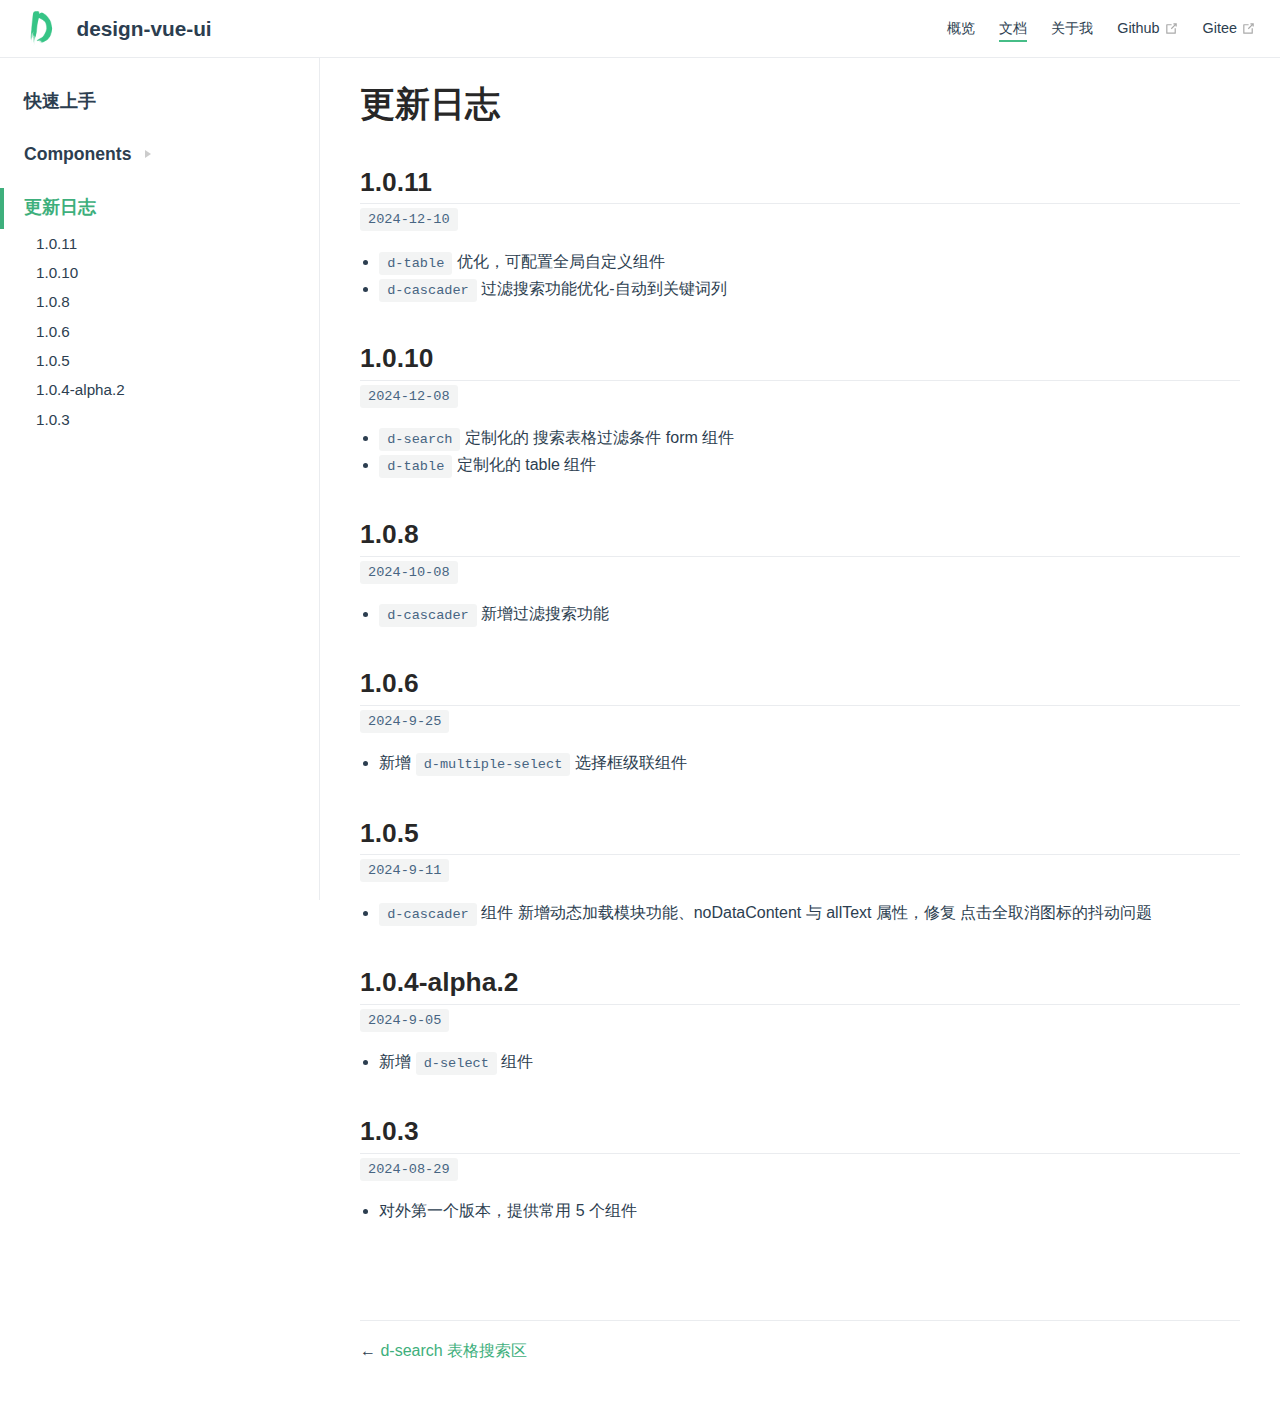
<file: design/update.html>
<!DOCTYPE html>
<html lang="en-US">
  <head>
    <meta charset="utf-8">
    <meta name="viewport" content="width=device-width,initial-scale=1">
    <title>更新日志 | design-vue-ui</title>
    <meta name="generator" content="VuePress 1.9.10">
    <link rel="icon" href="/d.png">
    <meta name="description" content="基于ant框架">
    <meta name="keywords" content="designVueUi,antdesignvue,design-vue-ui">
    
    <link rel="preload" href="/assets/css/0.styles.6893f938.css" as="style"><link rel="preload" href="/assets/js/app.b1693ac4.js" as="script"><link rel="preload" href="/assets/js/3.47e1ff83.js" as="script"><link rel="preload" href="/assets/js/2.34f58a02.js" as="script"><link rel="preload" href="/assets/js/86.fd1557c8.js" as="script"><link rel="prefetch" href="/assets/js/1.e3bc4242.js"><link rel="prefetch" href="/assets/js/11.bc011b31.js"><link rel="prefetch" href="/assets/js/12.43411cc9.js"><link rel="prefetch" href="/assets/js/13.936b6324.js"><link rel="prefetch" href="/assets/js/14.70af38ee.js"><link rel="prefetch" href="/assets/js/15.107d2342.js"><link rel="prefetch" href="/assets/js/16.8bfb101d.js"><link rel="prefetch" href="/assets/js/17.82c5f41a.js"><link rel="prefetch" href="/assets/js/18.114640aa.js"><link rel="prefetch" href="/assets/js/19.2f493858.js"><link rel="prefetch" href="/assets/js/20.00a23ae1.js"><link rel="prefetch" href="/assets/js/21.cc8247a2.js"><link rel="prefetch" href="/assets/js/22.bfd5f30c.js"><link rel="prefetch" href="/assets/js/23.99b22bf5.js"><link rel="prefetch" href="/assets/js/24.91064728.js"><link rel="prefetch" href="/assets/js/25.a4fa43f0.js"><link rel="prefetch" href="/assets/js/26.f80a54d1.js"><link rel="prefetch" href="/assets/js/27.ac8a46c3.js"><link rel="prefetch" href="/assets/js/28.49cbc333.js"><link rel="prefetch" href="/assets/js/29.b4c362ec.js"><link rel="prefetch" href="/assets/js/30.07603162.js"><link rel="prefetch" href="/assets/js/31.e22247af.js"><link rel="prefetch" href="/assets/js/32.8e1c18bb.js"><link rel="prefetch" href="/assets/js/33.c83b9090.js"><link rel="prefetch" href="/assets/js/34.041b6e8c.js"><link rel="prefetch" href="/assets/js/35.2634f8f5.js"><link rel="prefetch" href="/assets/js/36.005e0e60.js"><link rel="prefetch" href="/assets/js/37.2a788569.js"><link rel="prefetch" href="/assets/js/38.86773775.js"><link rel="prefetch" href="/assets/js/39.6cea051e.js"><link rel="prefetch" href="/assets/js/4.c07ecc9f.js"><link rel="prefetch" href="/assets/js/40.48419250.js"><link rel="prefetch" href="/assets/js/41.0542f241.js"><link rel="prefetch" href="/assets/js/42.02ced57c.js"><link rel="prefetch" href="/assets/js/43.c16e19dd.js"><link rel="prefetch" href="/assets/js/44.39423886.js"><link rel="prefetch" href="/assets/js/45.b310b28e.js"><link rel="prefetch" href="/assets/js/46.eba37505.js"><link rel="prefetch" href="/assets/js/47.c8c23852.js"><link rel="prefetch" href="/assets/js/48.72725c93.js"><link rel="prefetch" href="/assets/js/49.84c87acb.js"><link rel="prefetch" href="/assets/js/5.0d422e59.js"><link rel="prefetch" href="/assets/js/50.66751c5c.js"><link rel="prefetch" href="/assets/js/51.754b36b3.js"><link rel="prefetch" href="/assets/js/52.b3b871c7.js"><link rel="prefetch" href="/assets/js/53.e91beb3d.js"><link rel="prefetch" href="/assets/js/54.5f2cf708.js"><link rel="prefetch" href="/assets/js/55.5a28c54a.js"><link rel="prefetch" href="/assets/js/56.acad990d.js"><link rel="prefetch" href="/assets/js/57.7716b2de.js"><link rel="prefetch" href="/assets/js/58.9c661121.js"><link rel="prefetch" href="/assets/js/59.3835419a.js"><link rel="prefetch" href="/assets/js/6.ee525697.js"><link rel="prefetch" href="/assets/js/60.327953c5.js"><link rel="prefetch" href="/assets/js/61.005ffe9c.js"><link rel="prefetch" href="/assets/js/62.66d54093.js"><link rel="prefetch" href="/assets/js/63.d0620bd8.js"><link rel="prefetch" href="/assets/js/64.2017e28d.js"><link rel="prefetch" href="/assets/js/65.69e64169.js"><link rel="prefetch" href="/assets/js/66.58cf4afb.js"><link rel="prefetch" href="/assets/js/67.8f505856.js"><link rel="prefetch" href="/assets/js/68.20d5c13e.js"><link rel="prefetch" href="/assets/js/69.d91302b4.js"><link rel="prefetch" href="/assets/js/7.d372ff0d.js"><link rel="prefetch" href="/assets/js/70.955df2dc.js"><link rel="prefetch" href="/assets/js/71.7e6565dc.js"><link rel="prefetch" href="/assets/js/72.bd48fe3e.js"><link rel="prefetch" href="/assets/js/73.83a47dcd.js"><link rel="prefetch" href="/assets/js/74.5a50587e.js"><link rel="prefetch" href="/assets/js/75.0aac6152.js"><link rel="prefetch" href="/assets/js/76.581e1c52.js"><link rel="prefetch" href="/assets/js/77.681408ea.js"><link rel="prefetch" href="/assets/js/78.e30e0d56.js"><link rel="prefetch" href="/assets/js/79.c3064032.js"><link rel="prefetch" href="/assets/js/8.45f2b140.js"><link rel="prefetch" href="/assets/js/80.690afe23.js"><link rel="prefetch" href="/assets/js/81.1856faf5.js"><link rel="prefetch" href="/assets/js/82.759935bc.js"><link rel="prefetch" href="/assets/js/83.5b682ce3.js"><link rel="prefetch" href="/assets/js/84.9a71a153.js"><link rel="prefetch" href="/assets/js/85.9da184b2.js"><link rel="prefetch" href="/assets/js/vendors~docsearch.f1f572f6.js">
    <link rel="stylesheet" href="/assets/css/0.styles.6893f938.css">
  </head>
  <body>
    <div id="app" data-server-rendered="true"><div class="theme-container"><header class="navbar"><div class="sidebar-button"><svg xmlns="http://www.w3.org/2000/svg" aria-hidden="true" role="img" viewBox="0 0 448 512" class="icon"><path fill="currentColor" d="M436 124H12c-6.627 0-12-5.373-12-12V80c0-6.627 5.373-12 12-12h424c6.627 0 12 5.373 12 12v32c0 6.627-5.373 12-12 12zm0 160H12c-6.627 0-12-5.373-12-12v-32c0-6.627 5.373-12 12-12h424c6.627 0 12 5.373 12 12v32c0 6.627-5.373 12-12 12zm0 160H12c-6.627 0-12-5.373-12-12v-32c0-6.627 5.373-12 12-12h424c6.627 0 12 5.373 12 12v32c0 6.627-5.373 12-12 12z"></path></svg></div> <a href="/" class="home-link router-link-active"><img src="/d.png" alt="design-vue-ui" class="logo"> <span class="site-name can-hide">design-vue-ui</span></a> <div class="links"><!----> <nav class="nav-links can-hide"><div class="nav-item"><a href="/" class="nav-link">
  概览
</a></div><div class="nav-item"><a href="/design/" class="nav-link router-link-active">
  文档
</a></div><div class="nav-item"><a href="/aboutMe.html" class="nav-link">
  关于我
</a></div><div class="nav-item"><a href="https://github.com/zhuzi001/design-vue-ui.git" target="_blank" rel="noopener noreferrer" class="nav-link external">
  Github
  <span><svg xmlns="http://www.w3.org/2000/svg" aria-hidden="true" focusable="false" x="0px" y="0px" viewBox="0 0 100 100" width="15" height="15" class="icon outbound"><path fill="currentColor" d="M18.8,85.1h56l0,0c2.2,0,4-1.8,4-4v-32h-8v28h-48v-48h28v-8h-32l0,0c-2.2,0-4,1.8-4,4v56C14.8,83.3,16.6,85.1,18.8,85.1z"></path> <polygon fill="currentColor" points="45.7,48.7 51.3,54.3 77.2,28.5 77.2,37.2 85.2,37.2 85.2,14.9 62.8,14.9 62.8,22.9 71.5,22.9"></polygon></svg> <span class="sr-only">(opens new window)</span></span></a></div><div class="nav-item"><a href="https://gitee.com/zhu_xin/design-vue-ui.git" target="_blank" rel="noopener noreferrer" class="nav-link external">
  Gitee
  <span><svg xmlns="http://www.w3.org/2000/svg" aria-hidden="true" focusable="false" x="0px" y="0px" viewBox="0 0 100 100" width="15" height="15" class="icon outbound"><path fill="currentColor" d="M18.8,85.1h56l0,0c2.2,0,4-1.8,4-4v-32h-8v28h-48v-48h28v-8h-32l0,0c-2.2,0-4,1.8-4,4v56C14.8,83.3,16.6,85.1,18.8,85.1z"></path> <polygon fill="currentColor" points="45.7,48.7 51.3,54.3 77.2,28.5 77.2,37.2 85.2,37.2 85.2,14.9 62.8,14.9 62.8,22.9 71.5,22.9"></polygon></svg> <span class="sr-only">(opens new window)</span></span></a></div> <!----></nav></div></header> <div class="sidebar-mask"></div> <aside class="sidebar"><nav class="nav-links"><div class="nav-item"><a href="/" class="nav-link">
  概览
</a></div><div class="nav-item"><a href="/design/" class="nav-link router-link-active">
  文档
</a></div><div class="nav-item"><a href="/aboutMe.html" class="nav-link">
  关于我
</a></div><div class="nav-item"><a href="https://github.com/zhuzi001/design-vue-ui.git" target="_blank" rel="noopener noreferrer" class="nav-link external">
  Github
  <span><svg xmlns="http://www.w3.org/2000/svg" aria-hidden="true" focusable="false" x="0px" y="0px" viewBox="0 0 100 100" width="15" height="15" class="icon outbound"><path fill="currentColor" d="M18.8,85.1h56l0,0c2.2,0,4-1.8,4-4v-32h-8v28h-48v-48h28v-8h-32l0,0c-2.2,0-4,1.8-4,4v56C14.8,83.3,16.6,85.1,18.8,85.1z"></path> <polygon fill="currentColor" points="45.7,48.7 51.3,54.3 77.2,28.5 77.2,37.2 85.2,37.2 85.2,14.9 62.8,14.9 62.8,22.9 71.5,22.9"></polygon></svg> <span class="sr-only">(opens new window)</span></span></a></div><div class="nav-item"><a href="https://gitee.com/zhu_xin/design-vue-ui.git" target="_blank" rel="noopener noreferrer" class="nav-link external">
  Gitee
  <span><svg xmlns="http://www.w3.org/2000/svg" aria-hidden="true" focusable="false" x="0px" y="0px" viewBox="0 0 100 100" width="15" height="15" class="icon outbound"><path fill="currentColor" d="M18.8,85.1h56l0,0c2.2,0,4-1.8,4-4v-32h-8v28h-48v-48h28v-8h-32l0,0c-2.2,0-4,1.8-4,4v56C14.8,83.3,16.6,85.1,18.8,85.1z"></path> <polygon fill="currentColor" points="45.7,48.7 51.3,54.3 77.2,28.5 77.2,37.2 85.2,37.2 85.2,14.9 62.8,14.9 62.8,22.9 71.5,22.9"></polygon></svg> <span class="sr-only">(opens new window)</span></span></a></div> <!----></nav>  <ul class="sidebar-links"><li><a href="/design/" aria-current="page" class="sidebar-link">快速上手</a></li><li><section class="sidebar-group collapsable depth-0"><p class="sidebar-heading"><span>Components</span> <span class="arrow right"></span></p> <!----></section></li><li><a href="/design/update.html" aria-current="page" class="active sidebar-link">更新日志</a><ul class="sidebar-sub-headers"><li class="sidebar-sub-header"><a href="/design/update.html#_1-0-11" class="sidebar-link">1.0.11</a></li><li class="sidebar-sub-header"><a href="/design/update.html#_1-0-10" class="sidebar-link">1.0.10</a></li><li class="sidebar-sub-header"><a href="/design/update.html#_1-0-8" class="sidebar-link">1.0.8</a></li><li class="sidebar-sub-header"><a href="/design/update.html#_1-0-6" class="sidebar-link">1.0.6</a></li><li class="sidebar-sub-header"><a href="/design/update.html#_1-0-5" class="sidebar-link">1.0.5</a></li><li class="sidebar-sub-header"><a href="/design/update.html#_1-0-4-alpha-2" class="sidebar-link">1.0.4-alpha.2</a></li><li class="sidebar-sub-header"><a href="/design/update.html#_1-0-3" class="sidebar-link">1.0.3</a></li></ul></li></ul> </aside> <main class="page"> <div class="theme-default-content content__default"><h1 id="更新日志"><a href="#更新日志" class="header-anchor">#</a> 更新日志</h1> <h2 id="_1-0-11"><a href="#_1-0-11" class="header-anchor">#</a> 1.0.11</h2> <p><code>2024-12-10</code></p> <ul><li><code>d-table</code> 优化，可配置全局自定义组件</li> <li><code>d-cascader</code> 过滤搜索功能优化-自动到关键词列</li></ul> <h2 id="_1-0-10"><a href="#_1-0-10" class="header-anchor">#</a> 1.0.10</h2> <p><code>2024-12-08</code></p> <ul><li><code>d-search</code> 定制化的 搜索表格过滤条件 form 组件</li> <li><code>d-table</code> 定制化的 table 组件</li></ul> <h2 id="_1-0-8"><a href="#_1-0-8" class="header-anchor">#</a> 1.0.8</h2> <p><code>2024-10-08</code></p> <ul><li><code>d-cascader</code> 新增过滤搜索功能</li></ul> <h2 id="_1-0-6"><a href="#_1-0-6" class="header-anchor">#</a> 1.0.6</h2> <p><code>2024-9-25</code></p> <ul><li>新增 <code>d-multiple-select</code> 选择框级联组件</li></ul> <h2 id="_1-0-5"><a href="#_1-0-5" class="header-anchor">#</a> 1.0.5</h2> <p><code>2024-9-11</code></p> <ul><li><code>d-cascader</code> 组件 新增动态加载模块功能、noDataContent 与 allText 属性，修复 点击全取消图标的抖动问题</li></ul> <h2 id="_1-0-4-alpha-2"><a href="#_1-0-4-alpha-2" class="header-anchor">#</a> 1.0.4-alpha.2</h2> <p><code>2024-9-05</code></p> <ul><li>新增 <code>d-select</code> 组件</li></ul> <h2 id="_1-0-3"><a href="#_1-0-3" class="header-anchor">#</a> 1.0.3</h2> <p><code>2024-08-29</code></p> <ul><li>对外第一个版本，提供常用 5 个组件</li></ul></div> <footer class="page-edit"><!----> <!----></footer> <div class="page-nav"><p class="inner"><span class="prev">
      ←
      <a href="/design/search.html" class="prev">
        d-search 表格搜索区
      </a></span> <!----></p></div> </main></div><div class="global-ui"></div></div>
    <script src="/assets/js/app.b1693ac4.js" defer></script><script src="/assets/js/3.47e1ff83.js" defer></script><script src="/assets/js/2.34f58a02.js" defer></script><script src="/assets/js/86.fd1557c8.js" defer></script>
  </body>
</html>
</file>
